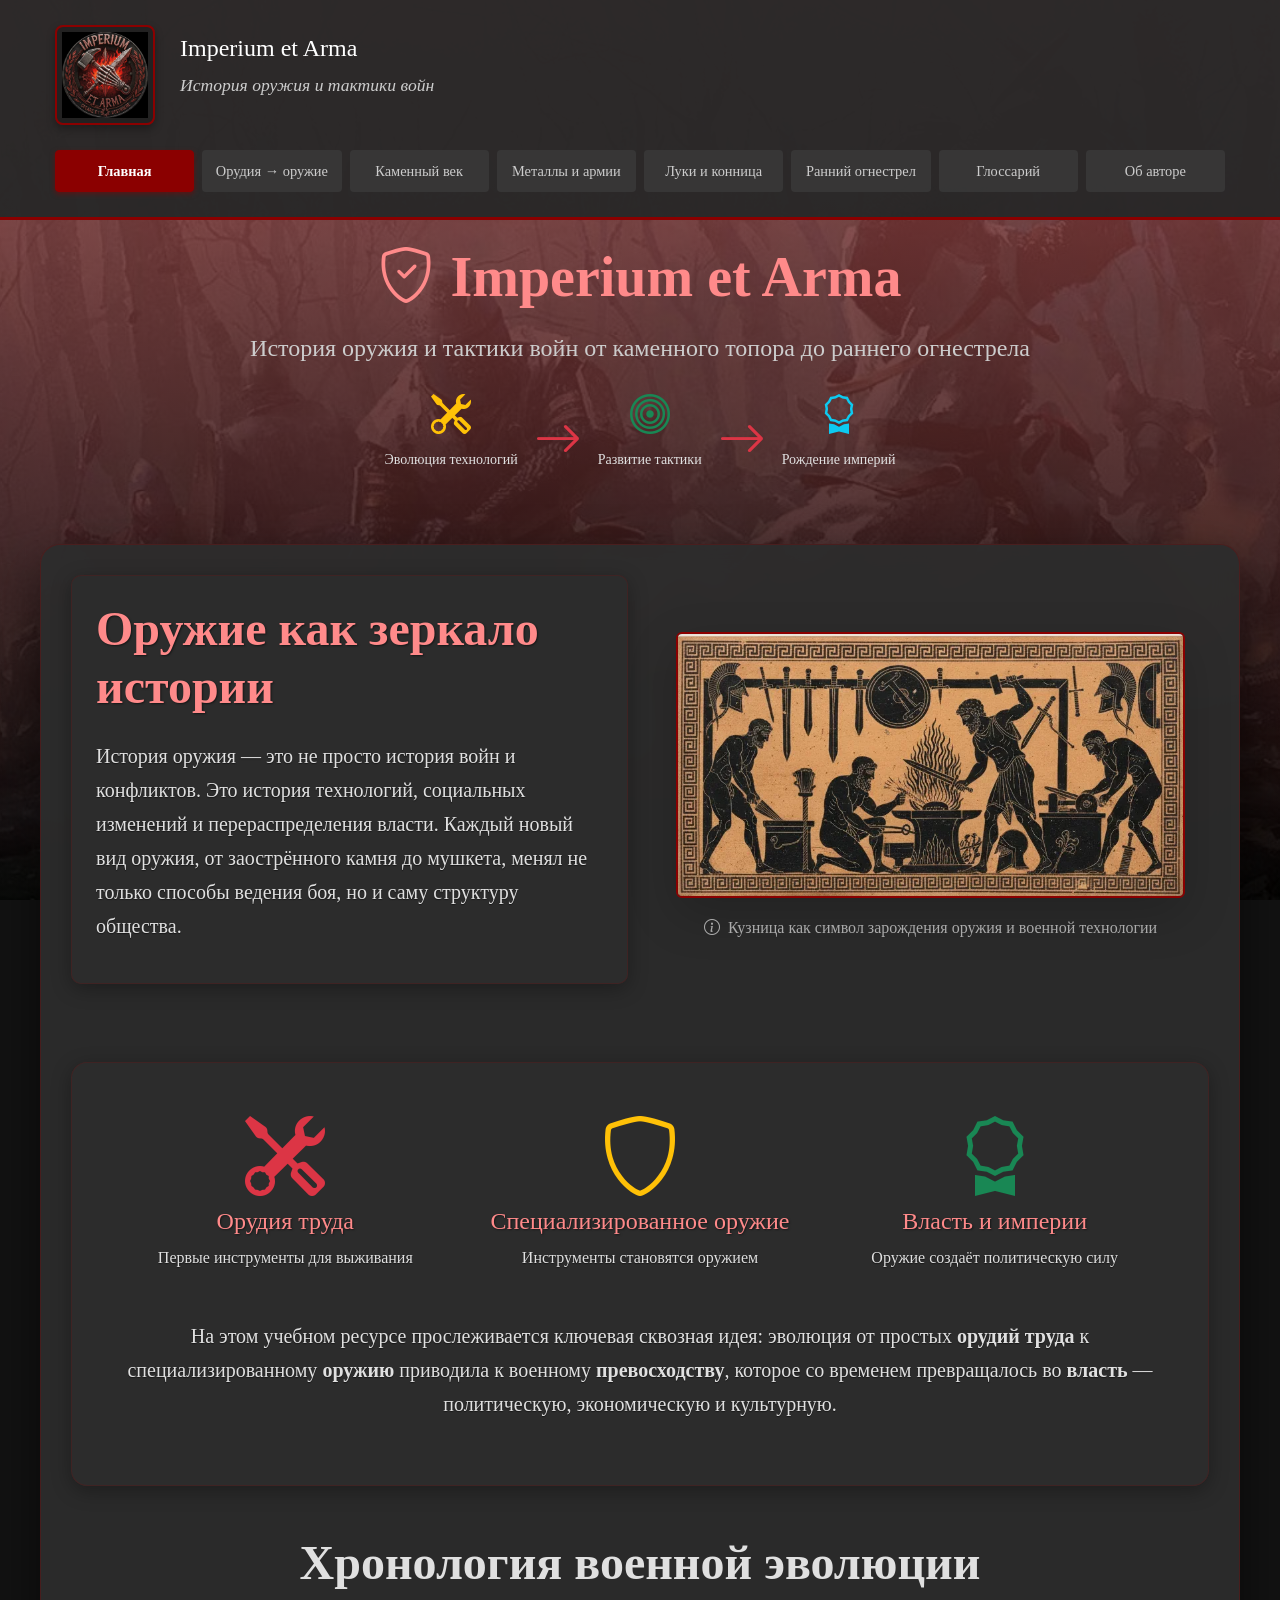
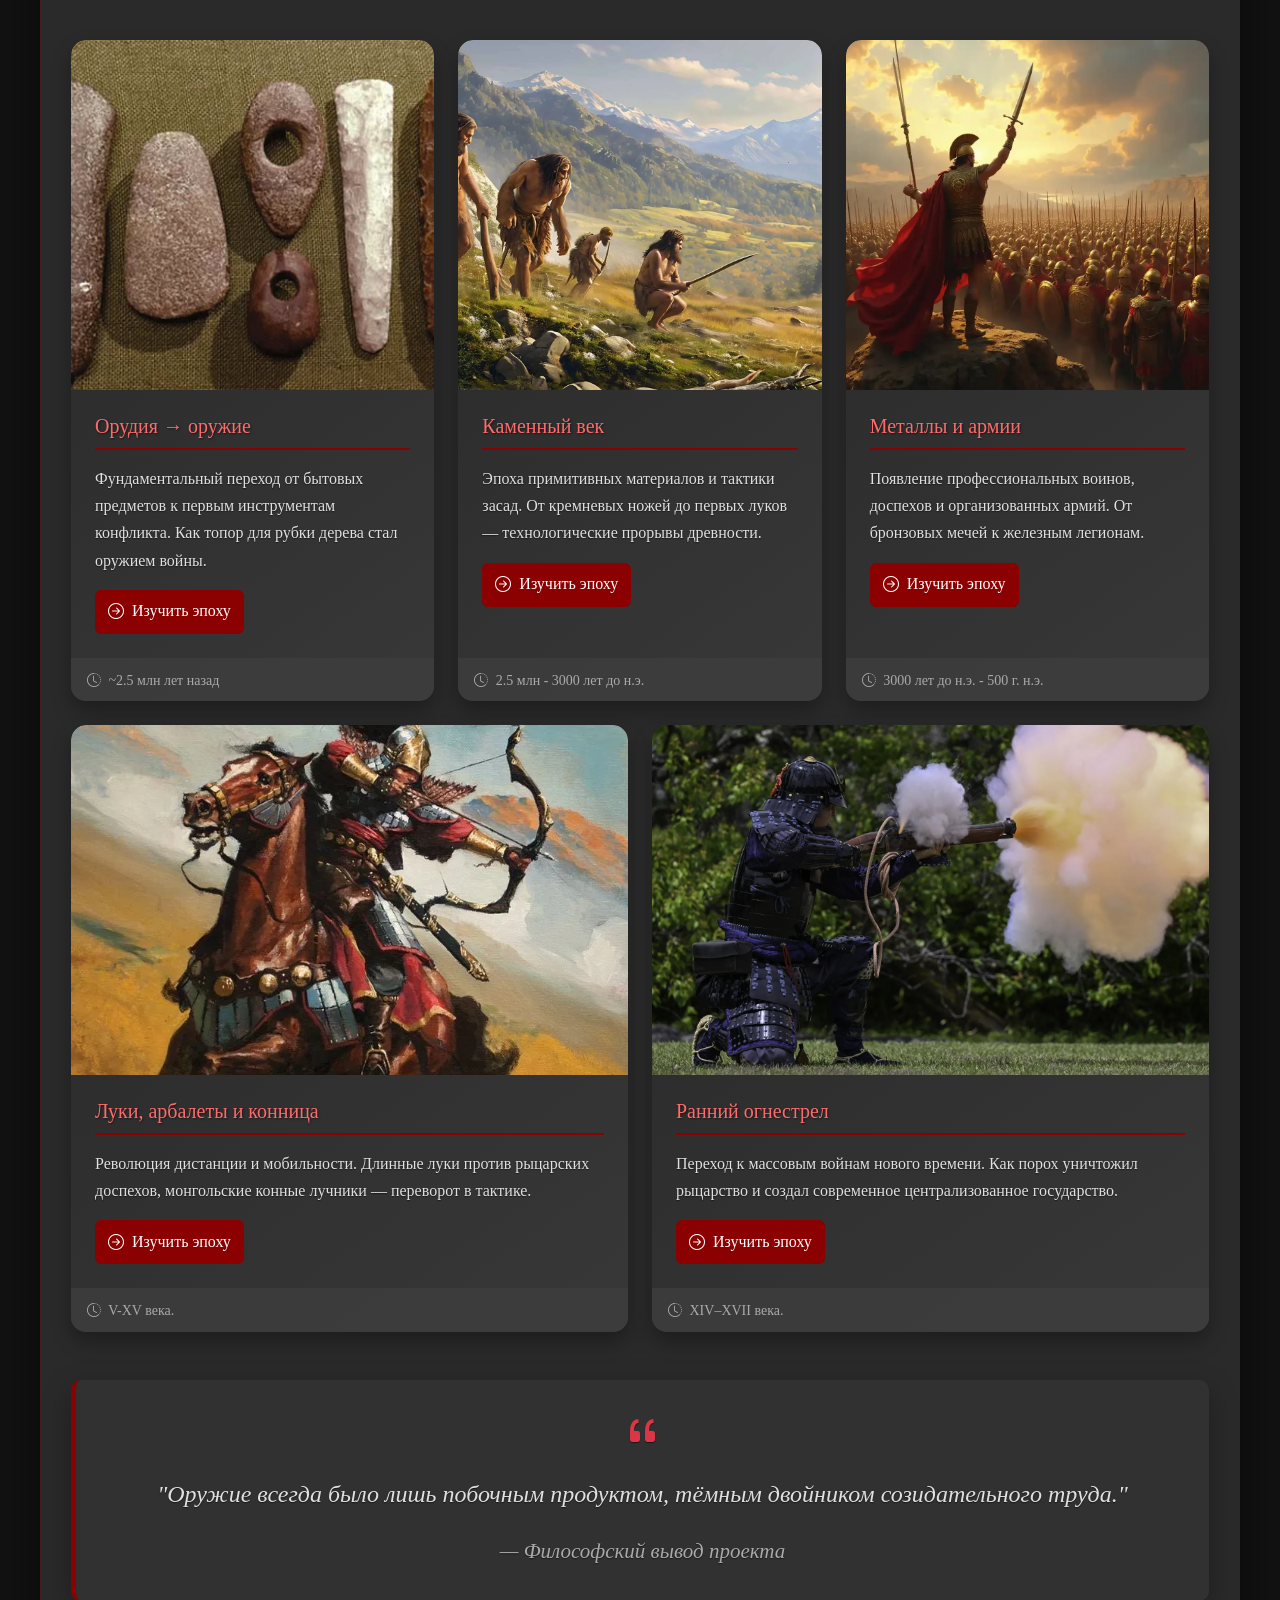
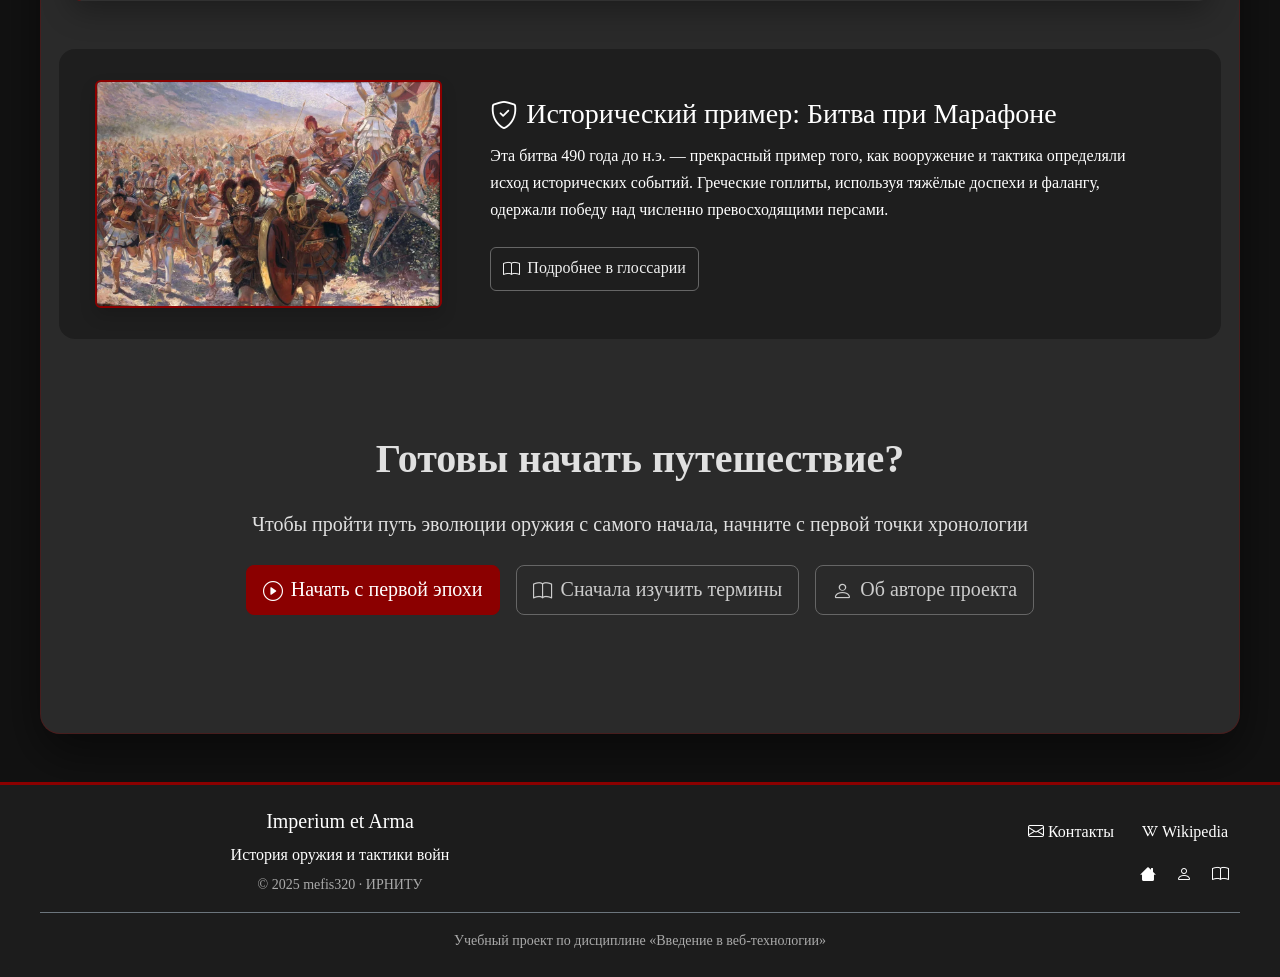
<file: index.html>
<!DOCTYPE html>
<html lang="ru"><head>
    <meta charset="UTF-8">
    <meta name="viewport" content="width=device-width, initial-scale=1.0">
    <meta name="description" content="История эволюции оружия и военных технологий от каменного века до раннего огнестрела">
    <meta name="keywords" content="оружие, история, военное дело, тактика, эволюция оружия">
    <meta name="author" content="mefis320">
    <title>Imperium et Arma — История оружия</title>

    <link rel="apple-touch-icon" sizes="180x180" href="img/apple-touch-icon.png">
    <link rel="icon" type="image/png" sizes="32x32" href="img/favicon-32x32.png">
    <link rel="icon" type="image/png" sizes="16x16" href="img/favicon-16x16.png">
    <link rel="manifest" href="img/site.webmanifest">

    <link href="vendor/bootstrap.min.css" rel="stylesheet">

    <link rel="stylesheet" href="vendor/bootstrap-icons.css">

    <link rel="stylesheet" href="css/style.css?v=20261001-mobile2">

</head>

<body class="main-page">

<button id="scrollTopBtn" type="button" aria-label="Наверх" hidden="" title="Наверх"><i class="bi bi-chevron-up"></i></button>

<header>
    <div class="container">

        <div class="logo">
            <img src="img/optimized-logo.webp" alt="Логотип Imperium et Arma" decoding="async" width="1052" height="1051">
        </div>

        <div class="header-text">
            <div class="h4">Imperium et Arma</div>
            <p>История оружия и тактики войн</p>
        </div>

        <button class="hamburger" id="hamburgerBtn" type="button" aria-label="Открыть меню" aria-controls="mobileNav" aria-expanded="false">
            <span></span>
            <span></span>
            <span></span>
        </button>

        <nav class="desktop-nav">
            <a href="index.html" class="active">Главная</a>
            <a href="tools-to-weapons.html">Орудия → оружие</a>
            <a href="stone-age.html">Каменный век</a>
            <a href="metal-age.html">Металлы и армии</a>
            <a href="bows-and-cavalry.html">Луки и конница</a>
            <a href="early-firearms.html">Ранний огнестрел</a>
            <a href="glossary.html">Глоссарий</a>
            <a href="about.html">Об авторе</a>
        </nav>
    </div>

</header>
    <div class="mobile-nav" id="mobileNav" role="dialog" aria-modal="true" aria-label="Навигация по сайту" hidden="">
        <button class="mobile-nav-close" type="button" aria-label="Закрыть меню">×</button>
        <div class="mobile-nav-header">
            <div class="mobile-logo">
                <img src="img/optimized-logo.webp" alt="Логотип Imperium et Arma" decoding="async" width="1052" height="1051">
            </div>
            <div class="mobile-nav-title">
                <h4>Imperium et Arma</h4>
                <p>История оружия и тактики войн</p>
            </div>
        </div>

        <div class="mobile-nav-links">
            <a href="index.html" class="active"><i class="bi bi-house me-2"></i>Главная</a>
            <a href="tools-to-weapons.html"><i class="bi bi-tools me-2"></i>Орудия → оружие</a>
            <a href="stone-age.html"><i class="bi bi-rocket me-2"></i>Каменный век</a>
            <a href="metal-age.html"><i class="bi bi-gear me-2"></i>Металлы и армии</a>
            <a href="bows-and-cavalry.html"><i class="bi bi-bullseye me-2"></i>Луки и конница</a>
            <a href="early-firearms.html"><i class="bi bi-fire me-2"></i>Ранний огнестрел</a>
            <a href="glossary.html"><i class="bi bi-book me-2"></i>Глоссарий</a>
            <a href="about.html"><i class="bi bi-person me-2"></i>Об авторе</a>
        </div>
    </div>

<div class="text-center mb-5 mt-4 page-hero">
    <h1 class="display-4 fw-bold mb-3" style="color: #ff8a8a;">
        <i class="bi bi-shield-check me-3"></i>Imperium et Arma
    </h1>
    <p class="lead fs-4" style="color: #cccccc;">
        История оружия и тактики войн от каменного топора до раннего огнестрела
    </p>
    <div class="d-flex flex-wrap justify-content-center align-items-center mt-4">
        <div class="mx-2 mb-2 text-center">
            <i class="bi bi-tools display-6 text-warning"></i>
            <p class="mt-2 small">Эволюция технологий</p>
        </div>
        <div class="mx-2 mb-2">
            <i class="bi bi-arrow-right display-5 text-danger"></i>
        </div>
        <div class="mx-2 mb-2 text-center">
            <i class="bi bi-bullseye display-6 text-success"></i>
            <p class="mt-2 small">Развитие тактики</p>
        </div>
        <div class="mx-2 mb-2">
            <i class="bi bi-arrow-right display-5 text-danger"></i>
        </div>
        <div class="mx-2 mb-2 text-center">
            <i class="bi bi-award display-6 text-info"></i>
            <p class="mt-2 small">Рождение империй</p>
        </div>
    </div>
</div>

<main class="container content-overlay py-5" id="start-journey">

    <section class="row align-items-center mb-5">
        <div class="col-lg-6">
            <div class="p-4 content-box">
                <h2 class="display-5 fw-bold mb-4">Оружие как зеркало истории</h2>
                <p class="fs-5">
                    История оружия — это не просто история войн и конфликтов. Это история технологий,
                    социальных изменений и перераспределения власти. Каждый новый вид оружия, от заострённого
                    камня до мушкета, менял не только способы ведения боя, но и саму структуру общества.
                </p>
            </div>
        </div>
        <div class="col-lg-6">
            <div class="p-4">
                <img src="img/optimized-blacksmith.webp" alt="Чернофигурное изображение кузни" class="img-fluid rounded shadow-lg article-img" decoding="async" loading="lazy" width="760" height="394">
                <p class="text-muted mt-3 text-center">
                    <i class="bi bi-info-circle me-1"></i> Кузница как символ зарождения оружия и военной технологии
                </p>
            </div>
        </div>
    </section>

    <section class="content-box bg-light rounded-4 p-5 mb-5">
        <div class="row">
            <div class="col-md-4">
                <div class="text-center mb-4">
                    <i class="bi bi-tools display-1 text-danger mb-3"></i>
                    <h4>Орудия труда</h4>
                    <p>Первые инструменты для выживания</p>
                </div>
            </div>
            <div class="col-md-4">
                <div class="text-center mb-4">
                    <i class="bi bi-shield display-1 text-warning mb-3"></i>
                    <h4>Специализированное оружие</h4>
                    <p>Инструменты становятся оружием</p>
                </div>
            </div>
            <div class="col-md-4">
                <div class="text-center mb-4">
                    <i class="bi bi-award display-1 text-success mb-3"></i>
                    <h4>Власть и империи</h4>
                    <p>Оружие создаёт политическую силу</p>
                </div>
            </div>
        </div>
        <div class="text-center mt-4">
            <p class="fs-5">
                На этом учебном ресурсе прослеживается ключевая сквозная идея: эволюция от простых
                <strong>орудий труда</strong> к специализированному <strong>оружию</strong> приводила к
                военному <strong>превосходству</strong>, которое со временем превращалось во
                <strong>власть</strong> — политическую, экономическую и культурную.
            </p>
        </div>
    </section>

    <section class="mb-5">
        <h2 class="text-center display-5 fw-bold mb-5">Хронология военной эволюции</h2>

        <div class="row g-4">

            <div class="col-lg-4 col-md-6">
                <div class="card epoch-card h-100">
                    <img src="img/optimized-tool-to-weapon.webp" class="card-img-top" alt="Орудия каменного века" decoding="async" loading="lazy" width="1233" height="720">
                    <div class="card-body">
                        <h5 class="card-title">Орудия → оружие</h5>
                        <p class="card-text">
                            Фундаментальный переход от бытовых предметов к первым инструментам конфликта.
                            Как топор для рубки дерева стал оружием войны.
                        </p>
                        <div class="mt-3">
                            <a href="tools-to-weapons.html" class="btn btn-danger">
                                <i class="bi bi-arrow-right-circle me-2"></i>Изучить эпоху
                            </a>
                        </div>
                    </div>
                    <div class="card-footer bg-transparent border-top-0">
                        <small class="text-muted">
                            <i class="bi bi-clock-history me-1"></i> ~2.5 млн лет назад
                        </small>
                    </div>
                </div>
            </div>

            <div class="col-lg-4 col-md-6">
                <div class="card epoch-card h-100">
                    <img src="img/optimized-stone-age.webp" class="card-img-top" alt="Каменный век" decoding="async" loading="lazy" width="1536" height="1024">
                    <div class="card-body">
                        <h5 class="card-title">Каменный век</h5>
                        <p class="card-text">
                            Эпоха примитивных материалов и тактики засад. От кремневых ножей до первых луков —
                            технологические прорывы древности.
                        </p>
                        <div class="mt-3">
                            <a href="stone-age.html" class="btn btn-danger">
                                <i class="bi bi-arrow-right-circle me-2"></i>Изучить эпоху
                            </a>
                        </div>
                    </div>
                    <div class="card-footer bg-transparent border-top-0">
                        <small class="text-muted">
                            <i class="bi bi-clock-history me-1"></i> 2.5 млн - 3000 лет до н.э.
                        </small>
                    </div>
                </div>
            </div>

            <div class="col-lg-4 col-md-6">
                <div class="card epoch-card h-100">
                    <img src="img/optimized-metal-era.webp" class="card-img-top" alt="Бронзовое оружие" decoding="async" loading="lazy" width="1024" height="1024">
                    <div class="card-body">
                        <h5 class="card-title">Металлы и армии</h5>
                        <p class="card-text">
                            Появление профессиональных воинов, доспехов и организованных армий.
                            От бронзовых мечей к железным легионам.
                        </p>
                        <div class="mt-3">
                            <a href="metal-age.html" class="btn btn-danger">
                                <i class="bi bi-arrow-right-circle me-2"></i>Изучить эпоху
                            </a>
                        </div>
                    </div>
                    <div class="card-footer bg-transparent border-top-0">
                        <small class="text-muted">
                            <i class="bi bi-clock-history me-1"></i> 3000 лет до н.э. - 500 г. н.э.
                        </small>
                    </div>
                </div>
            </div>

            <div class="col-lg-6 col-md-6">
                <div class="card epoch-card h-100">
                    <img src="img/optimized-bows-and-cavalry.webp" class="card-img-top" alt="Рыцари и лучники" decoding="async" loading="lazy" width="735" height="537">
                    <div class="card-body">
                        <h5 class="card-title">Луки, арбалеты и конница</h5>
                        <p class="card-text">
                            Революция дистанции и мобильности. Длинные луки против рыцарских доспехов,
                            монгольские конные лучники — переворот в тактике.
                        </p>
                        <div class="mt-3">
                            <a href="bows-and-cavalry.html" class="btn btn-danger">
                                <i class="bi bi-arrow-right-circle me-2"></i>Изучить эпоху
                            </a>
                        </div>
                    </div>
                    <div class="card-footer bg-transparent border-top-0">
                        <small class="text-muted">
                            <i class="bi bi-clock-history me-1"></i> V-XV века.
                        </small>
                    </div>
                </div>
            </div>

            <div class="col-lg-6 col-md-6">
                <div class="card epoch-card h-100">
                    <img src="img/optimized-early-firearm.webp" class="card-img-top" alt="Мушкетёры" decoding="async" loading="lazy" width="1600" height="1066">
                    <div class="card-body">
                        <h5 class="card-title">Ранний огнестрел</h5>
                        <p class="card-text">
                            Переход к массовым войнам нового времени. Как порох уничтожил рыцарство и
                            создал современное централизованное государство.
                        </p>
                        <div class="mt-3">
                            <a href="early-firearms.html" class="btn btn-danger">
                                <i class="bi bi-arrow-right-circle me-2"></i>Изучить эпоху
                            </a>
                        </div>
                    </div>
                    <div class="card-footer bg-transparent border-top-0">
                        <small class="text-muted">
                            <i class="bi bi-clock-history me-1"></i> XIV–XVII века.
                        </small>
                    </div>
                </div>
            </div>
        </div>
    </section>

    <section class="my-5">
        <div class="big-quote text-center">
            <i class="bi bi-quote display-6 text-danger d-block mb-3"></i>
            "Оружие всегда было лишь <em>побочным продуктом</em>, тёмным двойником созидательного труда."
            <div class="mt-3">
                <small class="text-muted">— Философский вывод проекта</small>
            </div>
        </div>
    </section>

    <section class="row align-items-center bg-dark text-white rounded-4 p-4 mb-5">
        <div class="col-md-4">
            <img src="img/optimized-battle-of-marathon.webp" alt="Битва при Марафоне" class="img-fluid rounded shadow article-img" decoding="async" loading="lazy" width="1024" height="667">
        </div>
        <div class="col-md-8">
            <div class="p-4">
                <h3><i class="bi bi-shield-check me-2"></i>Исторический пример: Битва при Марафоне</h3>
                <p>
                    Эта битва 490 года до н.э. — прекрасный пример того, как вооружение и тактика определяли
                    исход исторических событий. Греческие гоплиты, используя тяжёлые доспехи и фалангу,
                    одержали победу над численно превосходящими персами.
                </p>
                <div class="mt-4">
                    <a href="glossary.html#battle-of-marathon" class="btn btn-outline-light">
                        <i class="bi bi-book me-2"></i>Подробнее в глоссарии
                    </a>
                </div>
            </div>
        </div>
    </section>

    <section class="text-center py-5">
        <h2 class="display-6 fw-bold mb-4">Готовы начать путешествие?</h2>
        <p class="fs-5 mb-4">
            Чтобы пройти путь эволюции оружия с самого начала, начните с первой точки хронологии
        </p>
        <div class="d-flex flex-wrap justify-content-center gap-3">
            <a href="tools-to-weapons.html" class="btn btn-danger btn-lg">
                <i class="bi bi-play-circle me-2"></i>Начать с первой эпохи
            </a>
            <a href="glossary.html" class="btn btn-outline-secondary btn-lg">
                <i class="bi bi-book me-2"></i>Сначала изучить термины
            </a>
            <a href="about.html" class="btn btn-outline-dark btn-lg">
                <i class="bi bi-person me-2"></i>Об авторе проекта
            </a>
        </div>
    </section>

</main>

<footer class="bg-dark text-white py-4 mt-5">
    <div class="container">
        <div class="row align-items-center">
            <div class="col-md-6">
                <h5>Imperium et Arma</h5>
                <p class="mb-1">История оружия и тактики войн</p>
                <p class="text-muted small mb-0">© 2025 mefis320 · ИРНИТУ</p>
            </div>
            <div class="col-md-6 text-end">
                <div class="mb-2">
                    <a href="mailto:mefis320@gmail.com" class="text-white me-4">
                        <i class="bi bi-envelope me-1"></i>Контакты
                    </a>
                    <a href="https://ru.wikipedia.org/wiki/%D0%9E%D1%80%D1%83%D0%B6%D0%B8%D0%B5" target="_blank" rel="noopener noreferrer" class="text-white">
                        <i class="bi bi-wikipedia me-1"></i>Wikipedia
                    </a>
                </div>
                <div class="mt-3">
                    <a href="index.html" class="text-white me-3" title="Главная"><i class="bi bi-house"></i></a>
                    <a href="about.html" class="text-white me-3" title="Об авторе"><i class="bi bi-person"></i></a>
                    <a href="glossary.html" class="text-white" title="Глоссарий"><i class="bi bi-book"></i></a>
                </div>
            </div>
        </div>
        <div class="row mt-3 pt-3 border-top border-secondary">
            <div class="col-12 text-center">
                <p class="small text-muted mb-0">Учебный проект по дисциплине «Введение в веб-технологии»</p>
            </div>
        </div>
    </div>
</footer>

<script src="vendor/bootstrap.bundle.min.js"></script>

<script src="js/script.js?v=20261001-mobile2"></script>


</body></html>
</file>
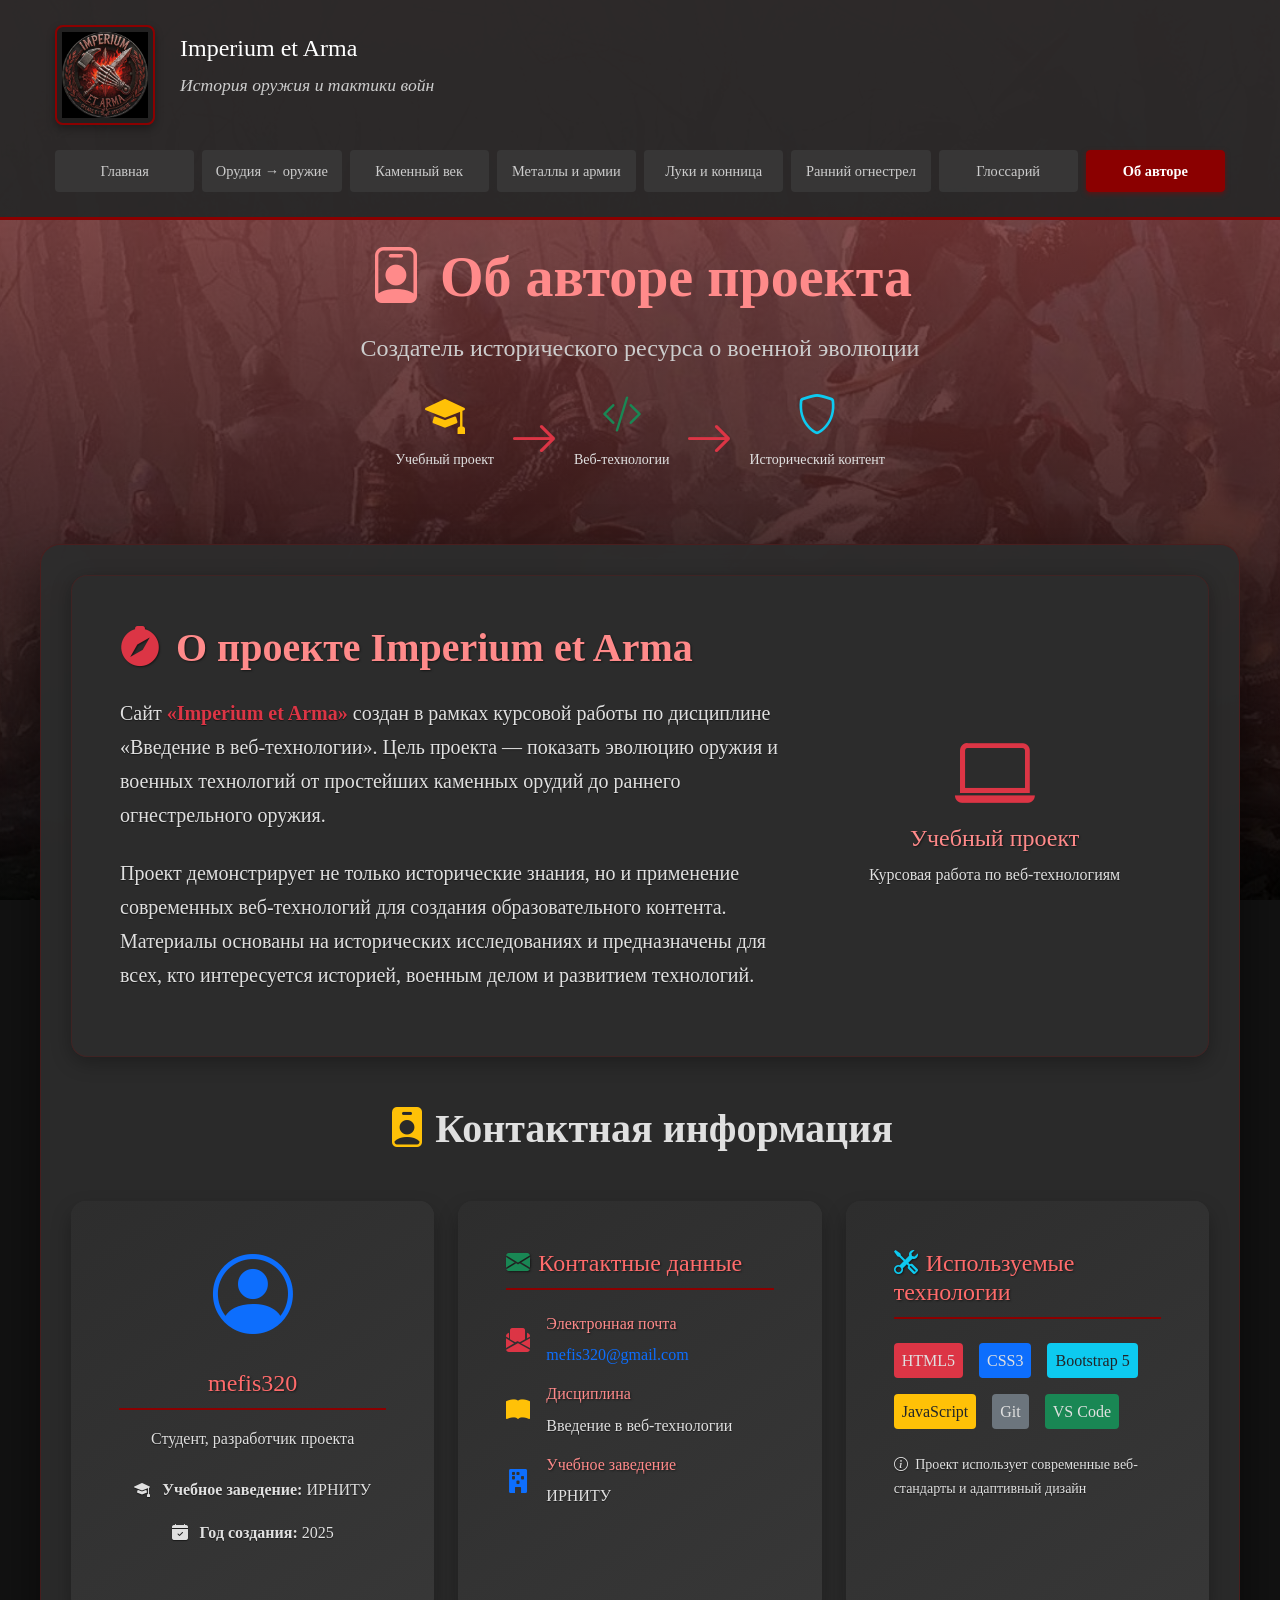
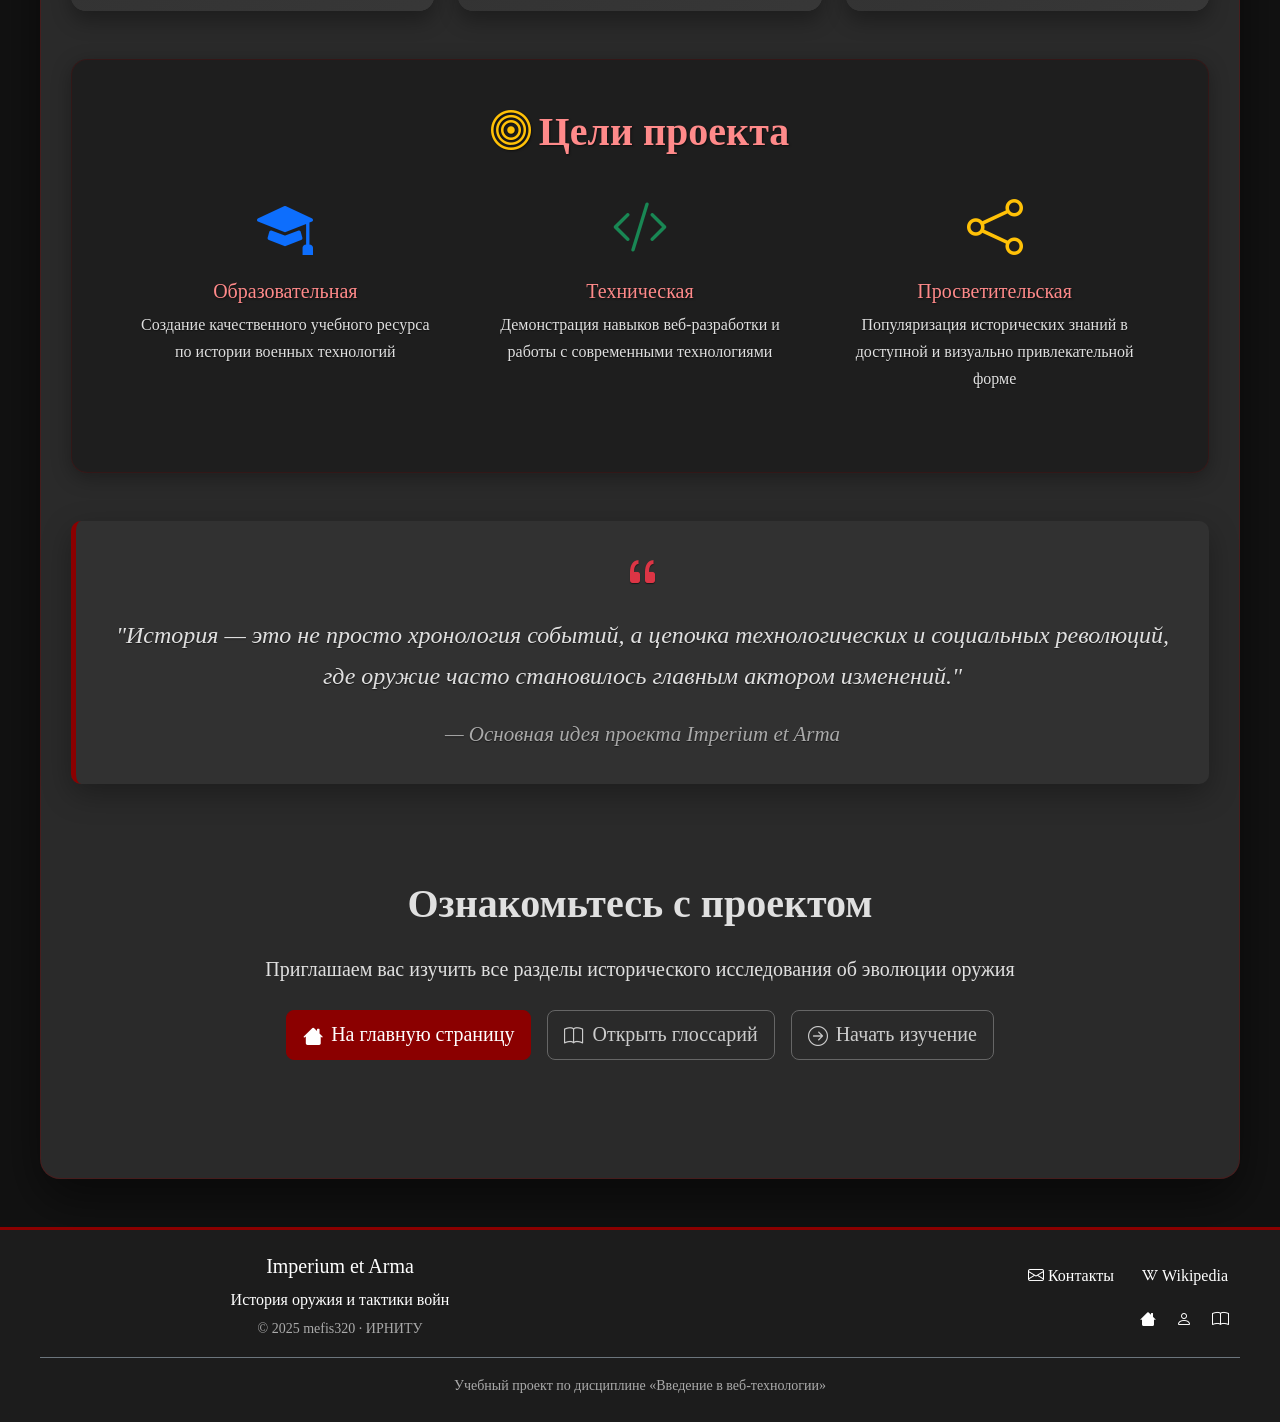
<file: about.html>
<!DOCTYPE html>
<html lang="ru"><head>
    <meta charset="UTF-8">
    <meta name="viewport" content="width=device-width, initial-scale=1.0">
    <meta name="description" content="Информация об авторе проекта Imperium et Arma — история создания, цели и контактные данные">
    <meta name="keywords" content="автор, курсовая работа, история оружия, веб-технологии, контакты">
    <meta name="author" content="mefis320">
    <title>Об авторе — Imperium et Arma</title>

    <link rel="apple-touch-icon" sizes="180x180" href="img/apple-touch-icon.png">
    <link rel="icon" type="image/png" sizes="32x32" href="img/favicon-32x32.png">
    <link rel="icon" type="image/png" sizes="16x16" href="img/favicon-16x16.png">
    <link rel="manifest" href="img/site.webmanifest">

    <link href="vendor/bootstrap.min.css" rel="stylesheet">

    <link rel="stylesheet" href="vendor/bootstrap-icons.css">

    <link rel="stylesheet" href="css/style.css?v=20261001-mobile2">
</head>
<body>

<header>
    <div class="container">
        <div class="logo">
            <img src="img/optimized-logo.webp" alt="Логотип Imperium et Arma" decoding="async" width="1052" height="1051">
        </div>

        <div class="header-text">
            <div class="h4">Imperium et Arma</div>
            <p>История оружия и тактики войн</p>
        </div>

        <button class="hamburger" id="hamburgerBtn" type="button" aria-label="Открыть меню" aria-controls="mobileNav" aria-expanded="false">
            <span></span>
            <span></span>
            <span></span>
        </button>

        <nav class="desktop-nav">
            <a href="index.html">Главная</a>
            <a href="tools-to-weapons.html">Орудия → оружие</a>
            <a href="stone-age.html">Каменный век</a>
            <a href="metal-age.html">Металлы и армии</a>
            <a href="bows-and-cavalry.html">Луки и конница</a>
            <a href="early-firearms.html">Ранний огнестрел</a>
            <a href="glossary.html">Глоссарий</a>
            <a href="about.html" class="active">Об авторе</a>
        </nav>
    </div>

</header>
    <div class="mobile-nav" id="mobileNav" role="dialog" aria-modal="true" aria-label="Навигация по сайту" hidden="">
        <button class="mobile-nav-close" type="button" aria-label="Закрыть меню">×</button>
        <div class="mobile-nav-header">
            <div class="mobile-logo">
                <img src="img/optimized-logo.webp" alt="Логотип Imperium et Arma" decoding="async" width="1052" height="1051">
            </div>
            <div class="mobile-nav-title">
                <h4>Imperium et Arma</h4>
                <p>История оружия и тактики войн</p>
            </div>
        </div>

        <div class="mobile-nav-links">
            <a href="index.html"><i class="bi bi-house me-2"></i>Главная</a>
            <a href="tools-to-weapons.html"><i class="bi bi-tools me-2"></i>Орудия → оружие</a>
            <a href="stone-age.html"><i class="bi bi-rocket me-2"></i>Каменный век</a>
            <a href="metal-age.html"><i class="bi bi-gear me-2"></i>Металлы и армии</a>
            <a href="bows-and-cavalry.html"><i class="bi bi-bullseye me-2"></i>Луки и конница</a>
            <a href="early-firearms.html"><i class="bi bi-fire me-2"></i>Ранний огнестрел</a>
            <a href="glossary.html"><i class="bi bi-book me-2"></i>Глоссарий</a>
            <a href="about.html" class="active"><i class="bi bi-person me-2"></i>Об авторе</a>
        </div>
    </div>

<div class="text-center mb-5 mt-4 page-hero">
    <h1 class="display-4 fw-bold mb-3" style="color: #ff8a8a;">
        <i class="bi bi-person-badge me-3"></i>Об авторе проекта
    </h1>
    <p class="lead fs-4" style="color: #cccccc;">
        Создатель исторического ресурса о военной эволюции
    </p>
    <div class="d-flex flex-wrap justify-content-center align-items-center mt-4">
        <div class="mx-2 mb-2 text-center">
            <i class="bi bi-mortarboard-fill display-6 text-warning"></i>
            <p class="mt-2 small">Учебный проект</p>
        </div>
        <div class="mx-2 mb-2">
            <i class="bi bi-arrow-right display-5 text-danger"></i>
        </div>
        <div class="mx-2 mb-2 text-center">
            <i class="bi bi-code-slash display-6 text-success"></i>
            <p class="mt-2 small">Веб-технологии</p>
        </div>
        <div class="mx-2 mb-2">
            <i class="bi bi-arrow-right display-5 text-danger"></i>
        </div>
        <div class="mx-2 mb-2 text-center">
            <i class="bi bi-shield display-6 text-info"></i>
            <p class="mt-2 small">Исторический контент</p>
        </div>
    </div>
</div>

<main class="container content-overlay py-5">

    <section class="content-box bg-light rounded-4 p-5 mb-5">
        <div class="row align-items-center">
            <div class="col-lg-8">
                <h2 class="display-6 fw-bold mb-4"><i class="bi bi-compass-fill text-danger me-3"></i>О проекте Imperium et Arma</h2>
                <p class="fs-5 mb-4">
                    Сайт <strong class="text-danger">«Imperium et Arma»</strong> создан в рамках курсовой работы по дисциплине
                    «Введение в веб-технологии». Цель проекта — показать эволюцию оружия и военных технологий
                    от простейших каменных орудий до раннего огнестрельного оружия.
                </p>
                <p class="fs-5">
                    Проект демонстрирует не только исторические знания, но и применение современных веб-технологий
                    для создания образовательного контента. Материалы основаны на исторических исследованиях и
                    предназначены для всех, кто интересуется историей, военным делом и развитием технологий.
                </p>
            </div>
            <div class="col-lg-4 text-center">
                <div class="p-4">
                    <i class="bi bi-laptop display-1 text-danger mb-3"></i>
                    <h4>Учебный проект</h4>
                    <p class="text-muted">Курсовая работа по веб-технологиям</p>
                </div>
            </div>
        </div>
    </section>

    <section class="mb-5">
        <h2 class="text-center display-6 fw-bold mb-5"><i class="bi bi-person-badge-fill text-warning me-2"></i>Контактная информация</h2>

        <div class="row g-4">

            <div class="col-lg-4">
                <div class="card epoch-card h-100">
                    <div class="card-body text-center p-5">
                        <div class="author-icon mb-4">
                            <i class="bi bi-person-circle display-1 text-primary"></i>
                        </div>
                        <h4 class="card-title">mefis320</h4>
                        <p class="text-muted">Студент, разработчик проекта</p>
                        <div class="mt-4">
                            <p><i class="bi bi-mortarboard-fill me-2"></i> <strong>Учебное заведение:</strong> ИРНИТУ</p>
                            <p><i class="bi bi-calendar-check-fill me-2"></i> <strong>Год создания:</strong> 2025</p>
                        </div>
                    </div>
                </div>
            </div>

            <div class="col-lg-4">
                <div class="card epoch-card h-100">
                    <div class="card-body p-5">
                        <h4 class="card-title mb-4"><i class="bi bi-envelope-fill text-success me-2"></i>Контактные данные</h4>
                        <div class="contact-info">
                            <div class="d-flex align-items-center mb-3">
                                <div class="contact-icon me-3">
                                    <i class="bi bi-envelope-paper-fill fs-4 text-danger"></i>
                                </div>
                                <div>
                                    <h6>Электронная почта</h6>
                                    <a href="mailto:mefis320@gmail.com" class="text-decoration-none">mefis320@gmail.com</a>
                                </div>
                            </div>
                            <div class="d-flex align-items-center mb-3">
                                <div class="contact-icon me-3">
                                    <i class="bi bi-book-fill fs-4 text-warning"></i>
                                </div>
                                <div>
                                    <h6>Дисциплина</h6>
                                    <p class="mb-0">Введение в веб-технологии</p>
                                </div>
                            </div>
                            <div class="d-flex align-items-center">
                                <div class="contact-icon me-3">
                                    <i class="bi bi-building-fill fs-4 text-primary"></i>
                                </div>
                                <div>
                                    <h6>Учебное заведение</h6>
                                    <p class="mb-0">ИРНИТУ</p>
                                </div>
                            </div>
                        </div>
                    </div>
                </div>
            </div>

            <div class="col-lg-4">
                <div class="card epoch-card h-100">
                    <div class="card-body p-5">
                        <h4 class="card-title mb-4"><i class="bi bi-tools text-info me-2"></i>Используемые технологии</h4>
                        <div class="tech-stack">
                            <div class="d-flex align-items-center mb-3">
                                <span class="tech-badge bg-danger me-2">HTML5</span>
                                <span class="tech-badge bg-primary me-2">CSS3</span>
                                <span class="tech-badge bg-info text-dark me-2">Bootstrap 5</span>
                            </div>
                            <div class="d-flex align-items-center mb-3">
                                <span class="tech-badge bg-warning text-dark me-2">JavaScript</span>
                                <span class="tech-badge bg-secondary me-2">Git</span>
                                <span class="tech-badge bg-success me-2">VS Code</span>
                            </div>
                            <div class="mt-4">
                                <p class="small text-muted">
                                    <i class="bi bi-info-circle me-1"></i> Проект использует современные веб-стандарты и адаптивный дизайн
                                </p>
                            </div>
                        </div>
                    </div>
                </div>
            </div>
        </div>
    </section>

    <section class="content-box bg-dark text-white rounded-4 p-5 mb-5">
        <h2 class="display-6 fw-bold mb-4 text-center"><i class="bi bi-bullseye text-warning me-2"></i>Цели проекта</h2>
        <div class="row g-4">
            <div class="col-md-4">
                <div class="text-center p-3">
                    <div class="goal-icon mb-3">
                        <i class="bi bi-mortarboard-fill display-4 text-primary"></i>
                    </div>
                    <h5>Образовательная</h5>
                    <p>Создание качественного учебного ресурса по истории военных технологий</p>
                </div>
            </div>
            <div class="col-md-4">
                <div class="text-center p-3">
                    <div class="goal-icon mb-3">
                        <i class="bi bi-code-slash display-4 text-success"></i>
                    </div>
                    <h5>Техническая</h5>
                    <p>Демонстрация навыков веб-разработки и работы с современными технологиями</p>
                </div>
            </div>
            <div class="col-md-4">
                <div class="text-center p-3">
                    <div class="goal-icon mb-3">
                        <i class="bi bi-share display-4 text-warning"></i>
                    </div>
                    <h5>Просветительская</h5>
                    <p>Популяризация исторических знаний в доступной и визуально привлекательной форме</p>
                </div>
            </div>
        </div>
    </section>

    <section class="my-5">
        <div class="big-quote text-center">
            <i class="bi bi-quote display-6 text-danger d-block mb-3"></i>
            "История — это не просто хронология событий, а цепочка технологических и социальных революций,
            где оружие часто становилось главным актором изменений."
            <div class="mt-3">
                <small class="text-muted">— Основная идея проекта Imperium et Arma</small>
            </div>
        </div>
    </section>

    <section class="text-center py-5">
        <h2 class="display-6 fw-bold mb-4">Ознакомьтесь с проектом</h2>
        <p class="fs-5 mb-4">
            Приглашаем вас изучить все разделы исторического исследования об эволюции оружия
        </p>
        <div class="d-flex flex-wrap justify-content-center gap-3">
            <a href="index.html" class="btn btn-danger btn-lg">
                <i class="bi bi-house me-2"></i>На главную страницу
            </a>
            <a href="glossary.html" class="btn btn-outline-secondary btn-lg">
                <i class="bi bi-book me-2"></i>Открыть глоссарий
            </a>
            <a href="tools-to-weapons.html" class="btn btn-outline-dark btn-lg">
                <i class="bi bi-arrow-right-circle me-2"></i>Начать изучение
            </a>
        </div>
    </section>

</main>

<footer class="bg-dark text-white py-4 mt-5">
    <div class="container">
        <div class="row align-items-center">
            <div class="col-md-6">
                <h5>Imperium et Arma</h5>
                <p class="mb-1">История оружия и тактики войн</p>
                <p class="text-muted small mb-0">© 2025 mefis320 · ИРНИТУ</p>
            </div>
            <div class="col-md-6 text-end">
                <div class="mb-2">

                    <a href="mailto:mefis320@gmail.com" class="text-white me-4">
                        <i class="bi bi-envelope me-1"></i>Контакты
                    </a>

                    <a href="https://ru.wikipedia.org/wiki/%D0%9E%D1%80%D1%83%D0%B6%D0%B8%D0%B5" target="_blank" rel="noopener noreferrer" class="text-white">
                        <i class="bi bi-wikipedia me-1"></i>Wikipedia
                    </a>
                </div>
                <div class="mt-3">
                    <a href="index.html" class="text-white me-3" title="Главная"><i class="bi bi-house"></i></a>
                    <a href="about.html" class="text-white me-3" title="Об авторе"><i class="bi bi-person"></i></a>
                    <a href="glossary.html" class="text-white" title="Глоссарий"><i class="bi bi-book"></i></a>
                </div>
            </div>
        </div>
        <div class="row mt-3 pt-3 border-top border-secondary">
            <div class="col-12 text-center">
                <p class="small text-muted mb-0">Учебный проект по дисциплине «Введение в веб-технологии»</p>
            </div>
        </div>
    </div>
</footer>

<button id="scrollTopBtn" type="button" aria-label="Наверх" hidden="" title="Наверх"><i class="bi bi-chevron-up"></i></button>

<script src="vendor/bootstrap.bundle.min.js"></script>

<script src="js/script.js?v=20261001-mobile2"></script>

</body></html>
</file>
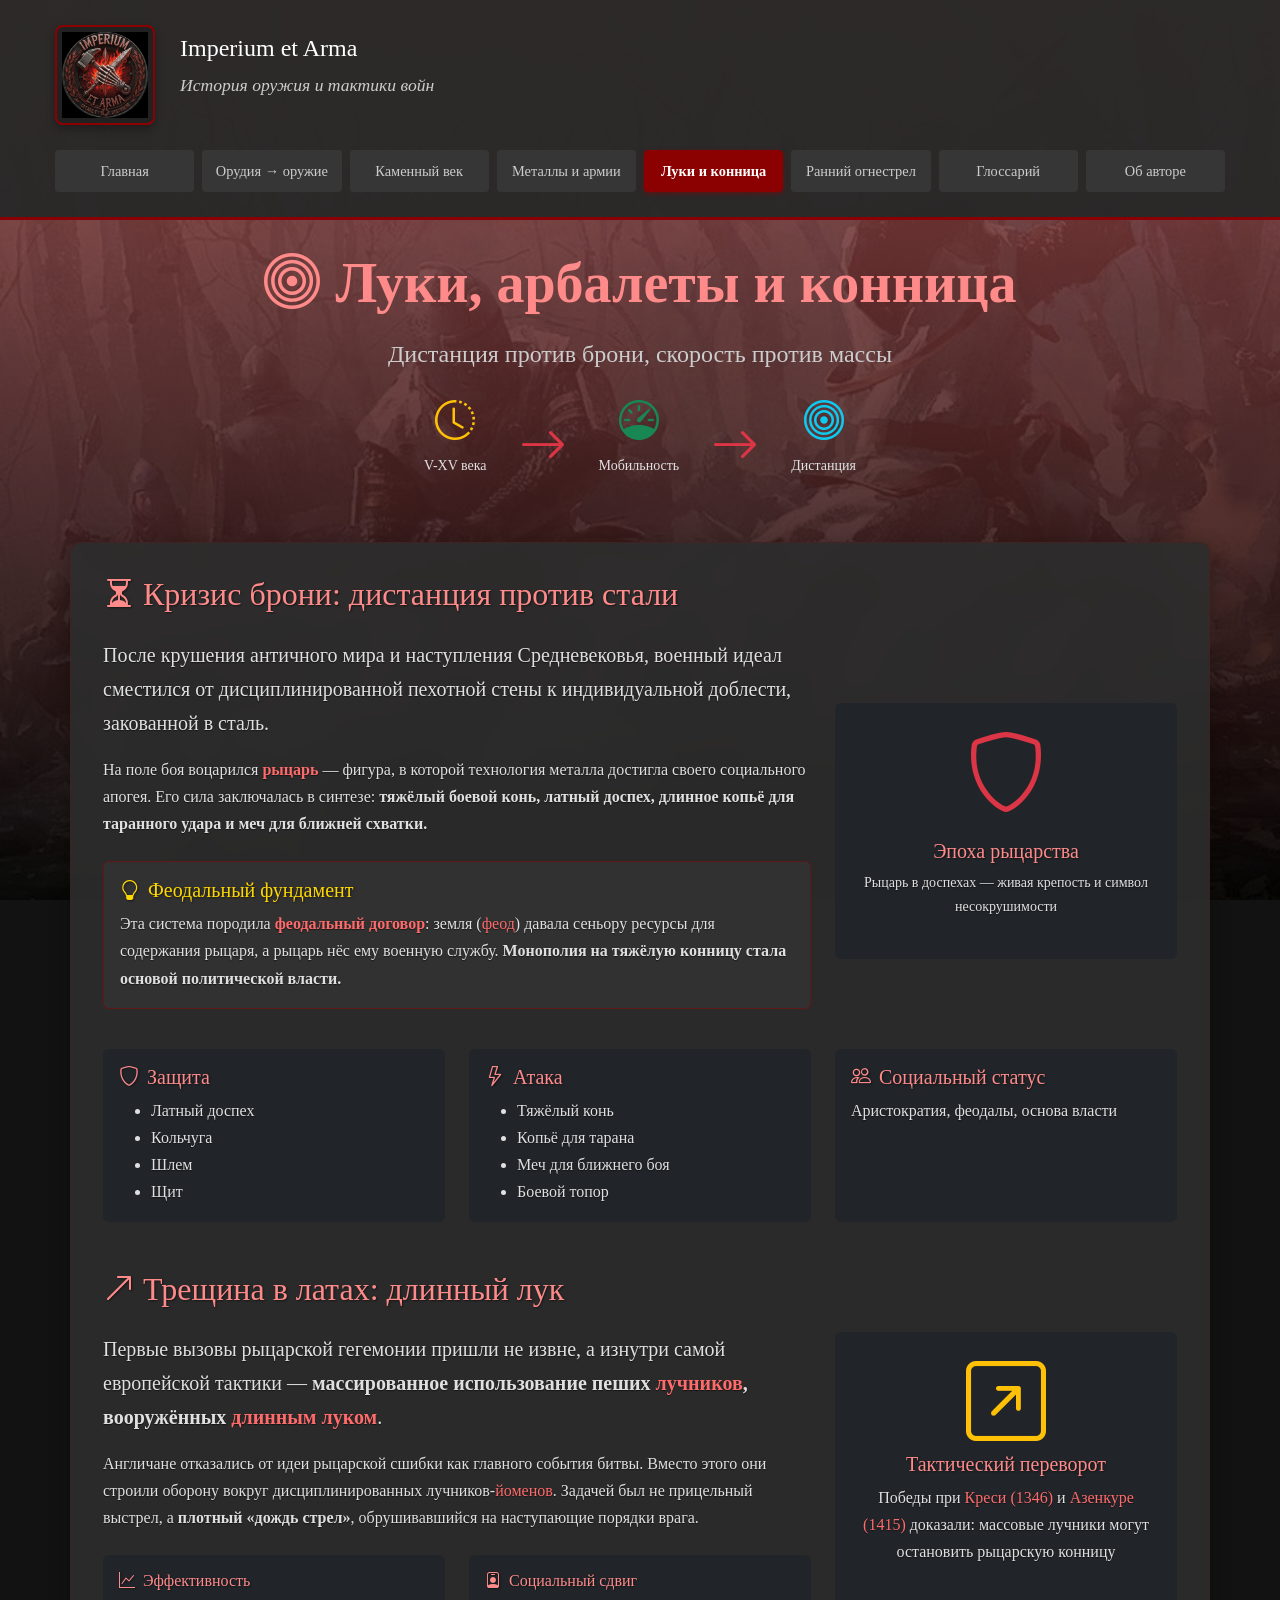
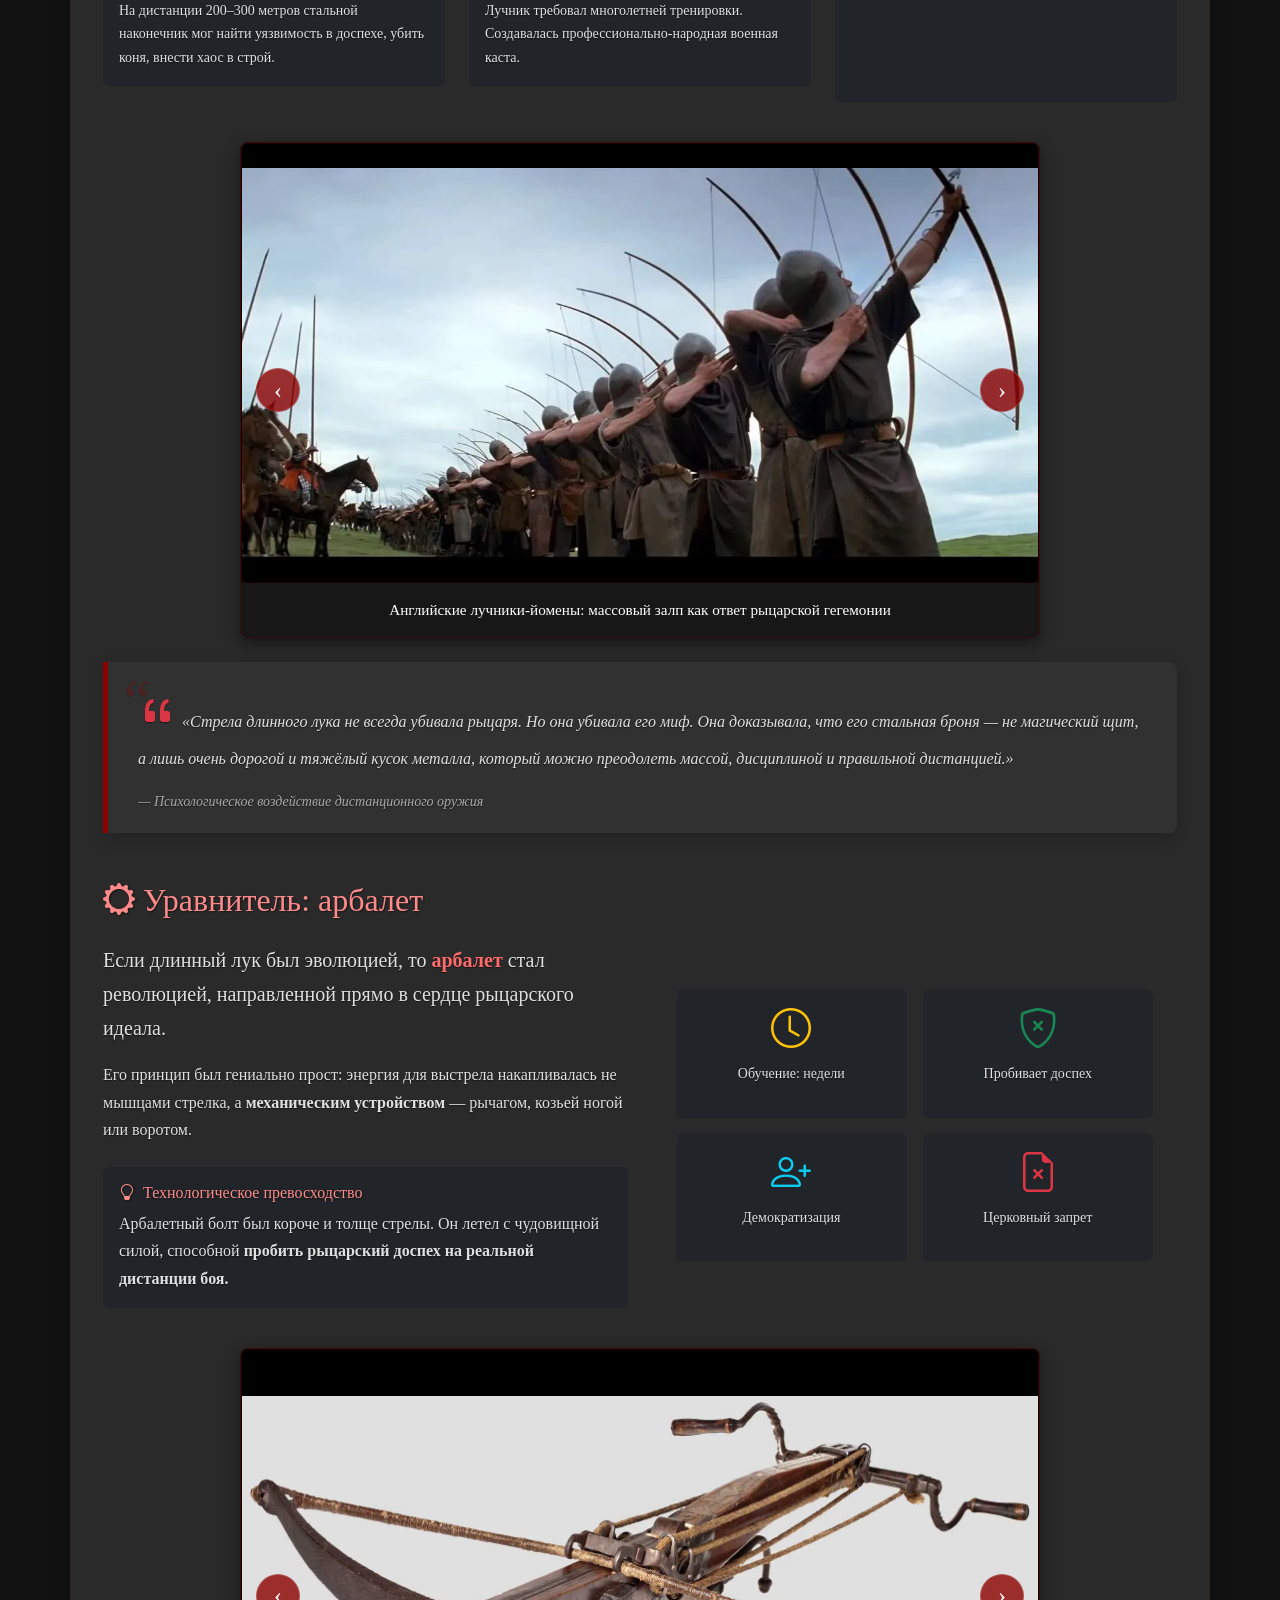
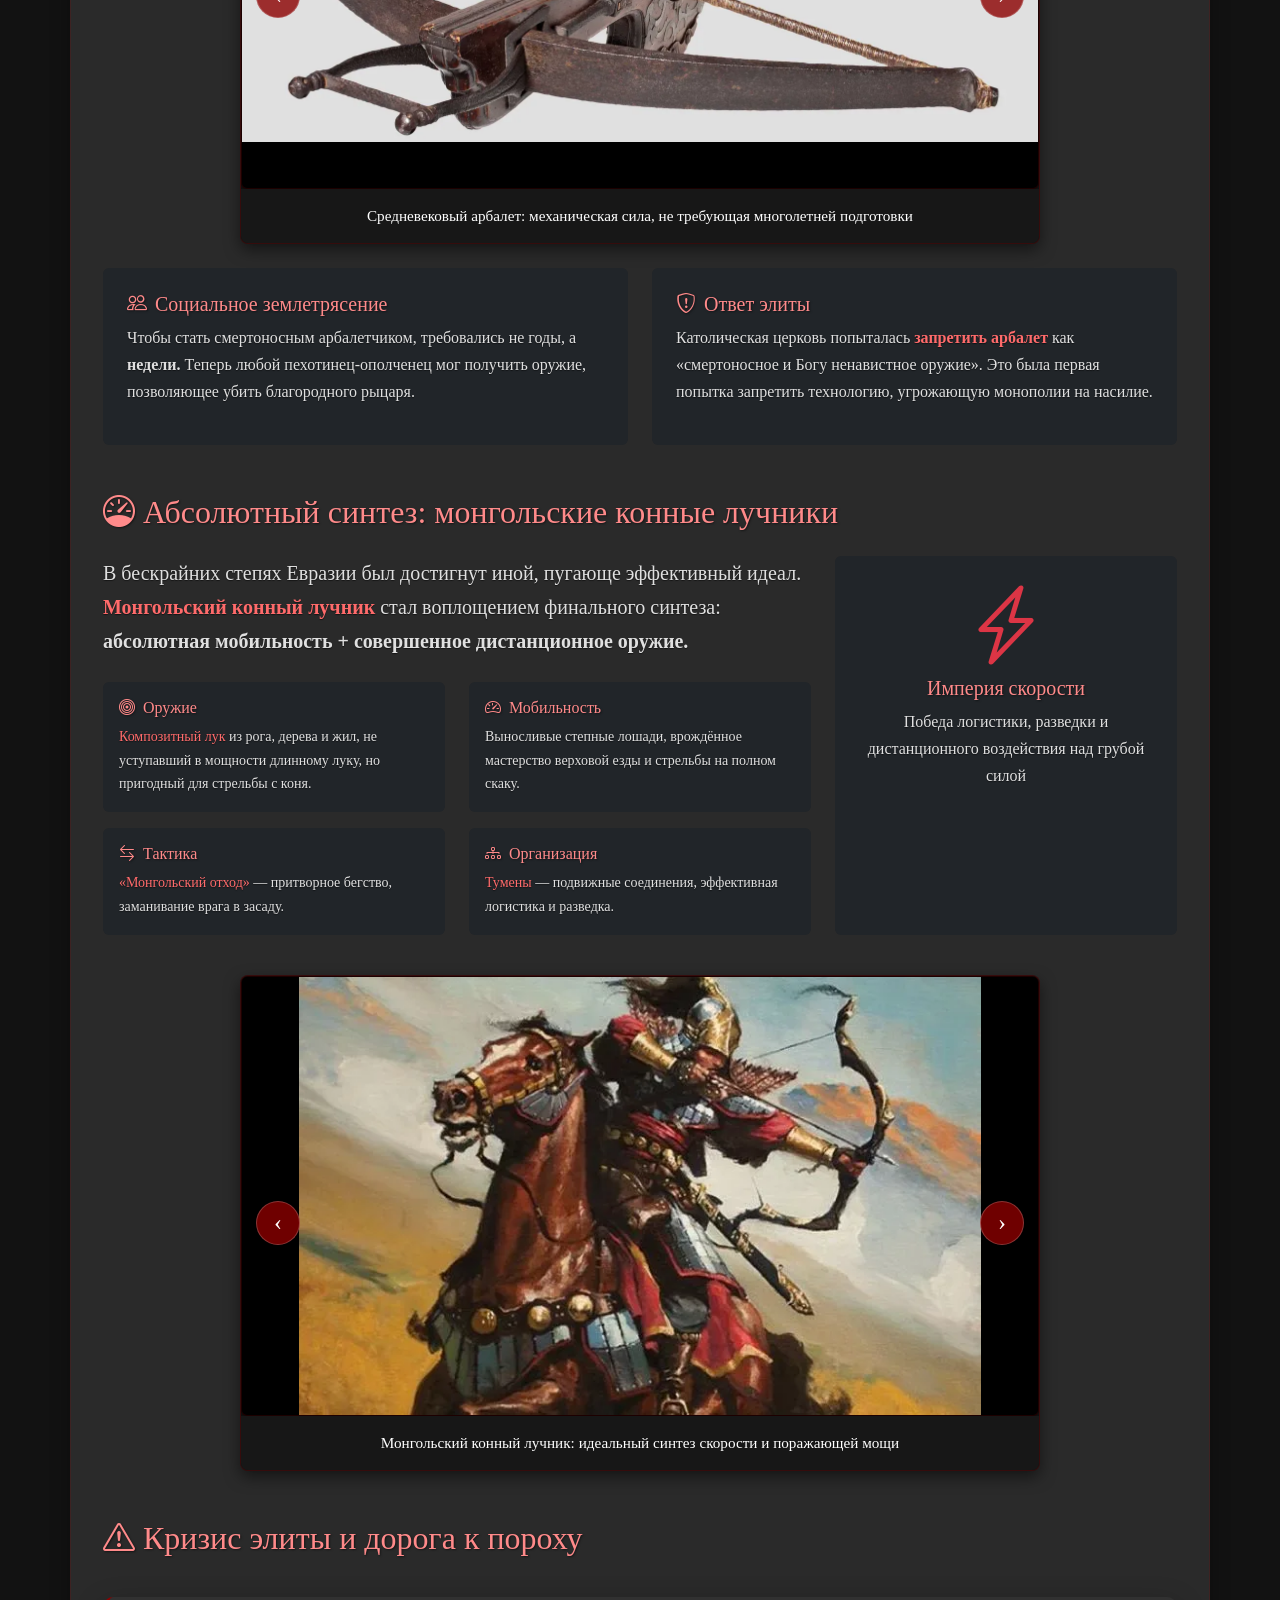
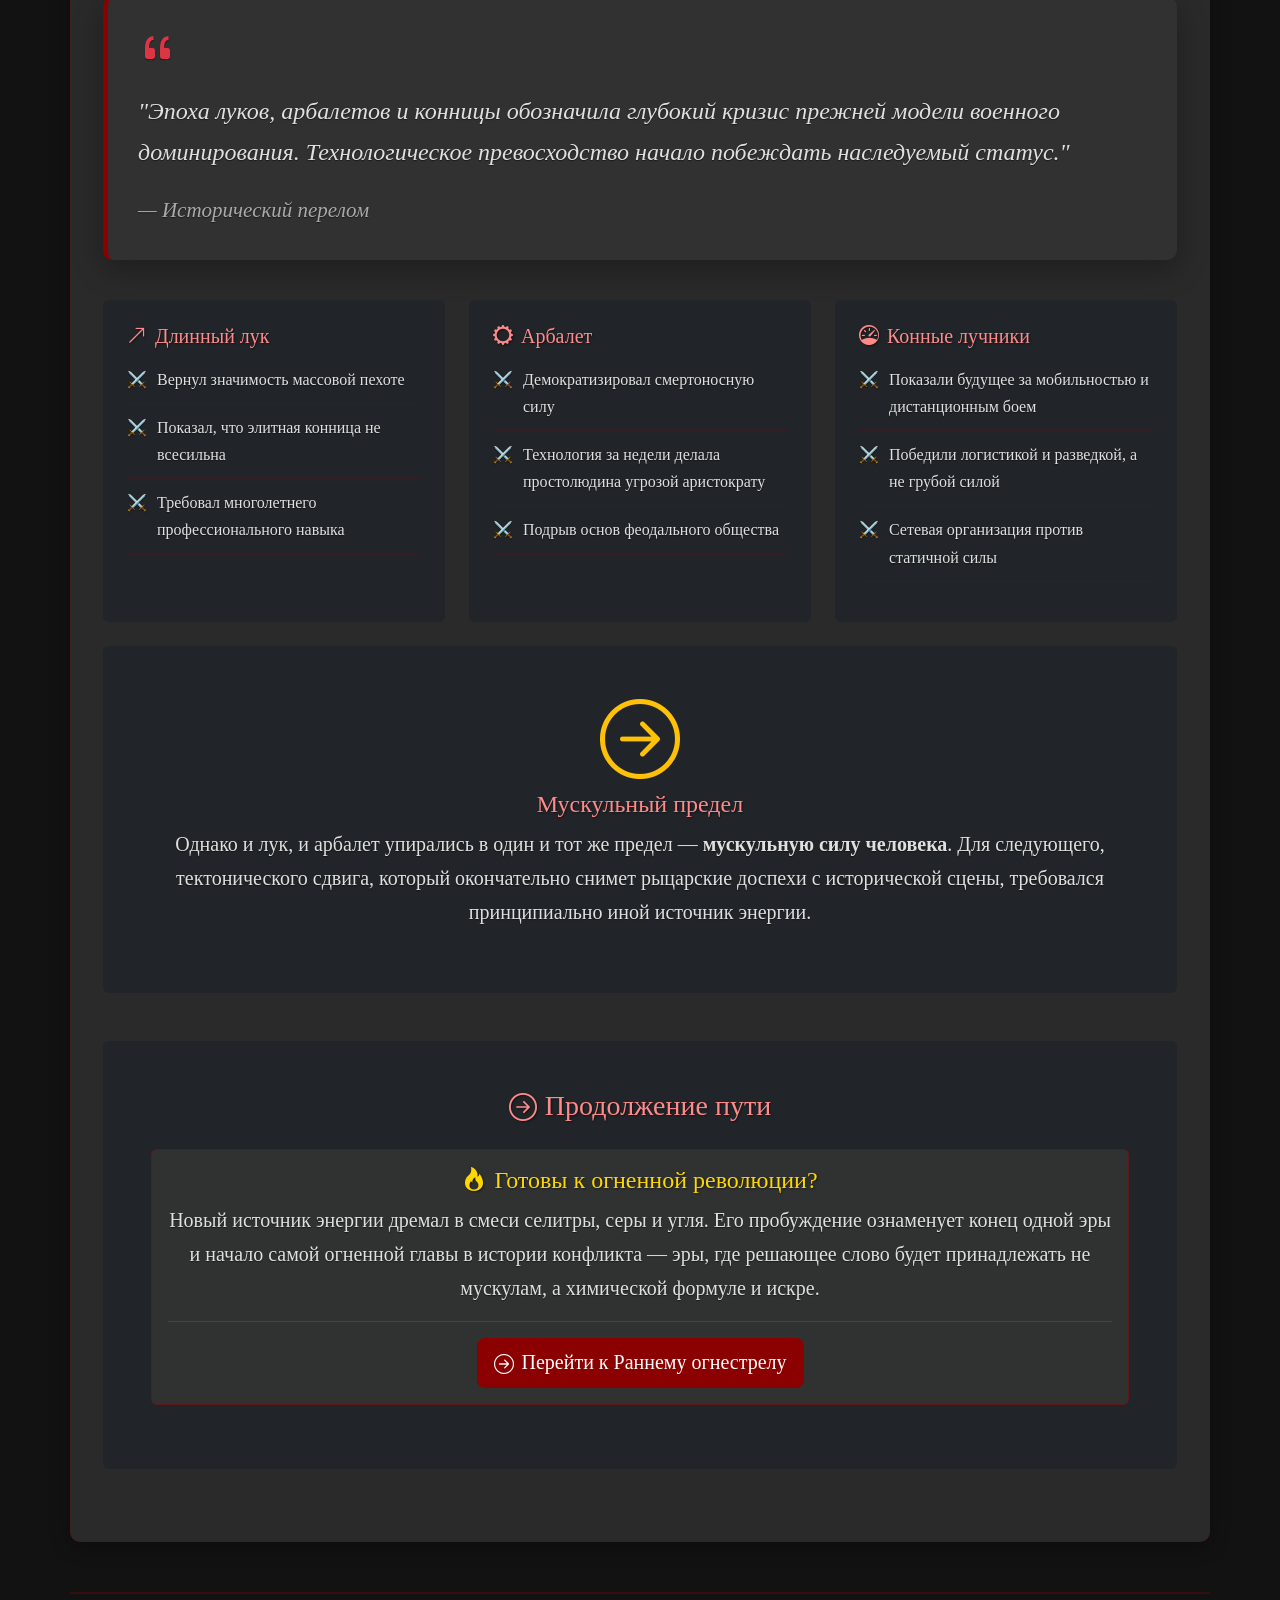
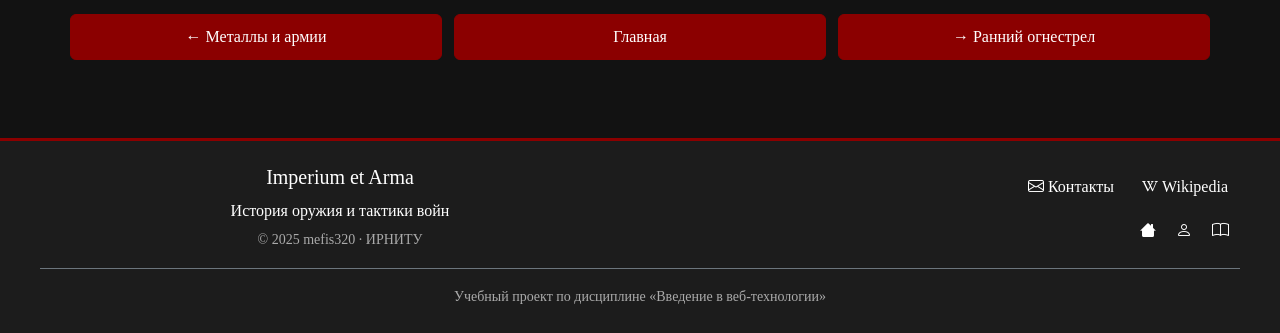
<file: bows-and-cavalry.html>
<!DOCTYPE html>
<html lang="ru"><head>
    <meta charset="UTF-8">
    <meta name="viewport" content="width=device-width, initial-scale=1.0">
    <meta name="description" content="Луки, арбалеты и конница: дистанция против брони, революция в военном искусстве">
    <meta name="keywords" content="луки, арбалеты, конница, рыцари, лучники, монголы, военная тактика">
    <meta name="author" content="mefis320">
    <title>Луки, арбалеты и конница — Imperium et Arma</title>

    <link rel="apple-touch-icon" sizes="180x180" href="img/apple-touch-icon.png">
    <link rel="icon" type="image/png" sizes="32x32" href="img/favicon-32x32.png">
    <link rel="icon" type="image/png" sizes="16x16" href="img/favicon-16x16.png">
    <link rel="manifest" href="img/site.webmanifest">

    <link href="vendor/bootstrap.min.css" rel="stylesheet">

    <link rel="stylesheet" href="vendor/bootstrap-icons.css">

    <link rel="stylesheet" href="css/style.css?v=20261001-mobile2">
</head>

<body class="era-page">

<button id="scrollTopBtn" type="button" aria-label="Наверх" hidden="" title="Наверх"><i class="bi bi-chevron-up"></i></button>

<header>
    <div class="container">
        <div class="logo">
            <img src="img/optimized-logo.webp" alt="Логотип Imperium et Arma" decoding="async" width="1052" height="1051">
        </div>

        <div class="header-text">
            <div class="h4">Imperium et Arma</div>
            <p>История оружия и тактики войн</p>
        </div>

        <button class="hamburger" id="hamburgerBtn" type="button" aria-label="Открыть меню" aria-controls="mobileNav" aria-expanded="false">
            <span></span>
            <span></span>
            <span></span>
        </button>

        <nav class="desktop-nav">
            <a href="index.html">Главная</a>
            <a href="tools-to-weapons.html">Орудия → оружие</a>
            <a href="stone-age.html">Каменный век</a>
            <a href="metal-age.html">Металлы и армии</a>
            <a href="bows-and-cavalry.html" class="active">Луки и конница</a>
            <a href="early-firearms.html">Ранний огнестрел</a>
            <a href="glossary.html">Глоссарий</a>
            <a href="about.html">Об авторе</a>
        </nav>
    </div>

</header>
    <div class="mobile-nav" id="mobileNav" role="dialog" aria-modal="true" aria-label="Навигация по сайту" hidden="">
        <button class="mobile-nav-close" type="button" aria-label="Закрыть меню">×</button>
        <div class="mobile-nav-header">
            <div class="mobile-logo">
                <img src="img/optimized-logo.webp" alt="Логотип Imperium et Arma" decoding="async" width="1052" height="1051">
            </div>
            <div class="mobile-nav-title">
                <h4>Imperium et Arma</h4>
                <p>История оружия и тактики войн</p>
            </div>
        </div>

        <div class="mobile-nav-links">
            <a href="index.html"><i class="bi bi-house me-2"></i>Главная</a>
            <a href="tools-to-weapons.html"><i class="bi bi-tools me-2"></i>Орудия → оружие</a>
            <a href="stone-age.html"><i class="bi bi-rocket me-2"></i>Каменный век</a>
            <a href="metal-age.html"><i class="bi bi-gear me-2"></i>Металлы и армии</a>
            <a href="bows-and-cavalry.html" class="active"><i class="bi bi-bullseye me-2"></i>Луки и конница</a>
            <a href="early-firearms.html"><i class="bi bi-fire me-2"></i>Ранний огнестрел</a>
            <a href="glossary.html"><i class="bi bi-book me-2"></i>Глоссарий</a>
            <a href="about.html"><i class="bi bi-person me-2"></i>Об авторе</a>
        </div>
    </div>

<main class="container py-4">

<div class="text-center mb-5 page-hero">
    <h1 class="display-4 fw-bold mb-3" style="color: #ff8a8a;">
        <i class="bi bi-bullseye me-3"></i>Луки, арбалеты и конница
    </h1>
    <p class="lead fs-4" style="color: #cccccc;">
        Дистанция против брони, скорость против массы
    </p>
    <div class="d-flex flex-wrap justify-content-center align-items-center mt-4">
        <div class="mx-3 text-center">
            <i class="bi bi-clock-history display-6 text-warning"></i>
            <p class="mt-2 small">V-XV века</p>
        </div>
        <div class="mx-3">
            <i class="bi bi-arrow-right display-5 text-danger"></i>
        </div>
        <div class="mx-3 text-center">
            <i class="bi bi-speedometer display-6 text-success"></i>
            <p class="mt-2 small">Мобильность</p>
        </div>
        <div class="mx-3">
            <i class="bi bi-arrow-right display-5 text-danger"></i>
        </div>
        <div class="mx-3 text-center">
            <i class="bi bi-bullseye display-6 text-info"></i>
            <p class="mt-2 small">Дистанция</p>
        </div>
    </div>
</div>

<div class="reading-toolbar"><div><strong>Разделы эпохи</strong><p>Выберите тему, чтобы читать и смотреть иллюстрации.</p></div><button type="button" class="reading-expand">Раскрыть все</button></div><article class="content-box era-article">

    <details class="reading-chapter" id="chapter-1"><summary><span class="chapter-number">01</span><h2 class="mb-4" style="color: #ff8a8a;">
            <i class="bi bi-hourglass-split me-2"></i>Кризис брони: дистанция против стали
        </h2></summary><div class="chapter-body"><section class="mb-5">


        <div class="row align-items-center mb-4">
            <div class="col-lg-8">
                <p class="fs-5">
                    После крушения античного мира и наступления Средневековья, военный идеал сместился от дисциплинированной пехотной стены к индивидуальной доблести, закованной в сталь.
                </p>

                <p>
                    На поле боя воцарился <strong><a href="glossary.html#knight" class="enhanced-link">рыцарь</a></strong> — фигура, в которой технология металла достигла своего социального апогея. Его сила заключалась в синтезе: <strong>тяжёлый боевой конь, латный доспех, длинное копьё для таранного удара и меч для ближней схватки.</strong>
                </p>

                <div class="alert alert-dark border-warning mt-4">
                    <h5 class="alert-heading"><i class="bi bi-lightbulb me-2"></i>Феодальный фундамент</h5>
                    <p class="mb-0">
                        Эта система породила <a href="glossary.html#feudal-contract" class="enhanced-link"><strong>феодальный договор</strong></a>: земля (<a href="glossary.html#fief" class="enhanced-link">феод</a>) давала сеньору ресурсы для содержания рыцаря, а рыцарь нёс ему военную службу. <strong>Монополия на тяжёлую конницу стала основой политической власти.</strong>
                    </p>
                </div>
            </div>
            <div class="col-lg-4">
                <div class="text-center p-4 bg-dark rounded">
                    <i class="bi bi-shield display-1 text-danger"></i>
                    <h5 class="mt-3">Эпоха рыцарства</h5>
                    <p class="small">Рыцарь в доспехах — живая крепость и символ несокрушимости</p>
                </div>
            </div>
        </div>

        <div class="row mb-4">
            <div class="col-md-4">
                <div class="p-3 bg-dark rounded h-100">
                    <h5 class="text-warning"><i class="bi bi-shield me-2"></i>Защита</h5>
                    <ul class="mb-0">
                        <li>Латный доспех</li>
                        <li>Кольчуга</li>
                        <li>Шлем</li>
                        <li>Щит</li>
                    </ul>
                </div>
            </div>
            <div class="col-md-4">
                <div class="p-3 bg-dark rounded h-100">
                    <h5 class="text-warning"><i class="bi bi-lightning me-2"></i>Атака</h5>
                    <ul class="mb-0">
                        <li>Тяжёлый конь</li>
                        <li>Копьё для тарана</li>
                        <li>Меч для ближнего боя</li>
                        <li>Боевой топор</li>
                    </ul>
                </div>
            </div>
            <div class="col-md-4">
                <div class="p-3 bg-dark rounded h-100">
                    <h5 class="text-warning"><i class="bi bi-people me-2"></i>Социальный статус</h5>
                    <p class="mb-0">Аристократия, феодалы, основа власти</p>
                </div>
            </div>
        </div>
    </section></div></details>

    <details class="reading-chapter" id="chapter-2"><summary><span class="chapter-number">02</span><h2 class="mb-4" style="color: #ff8a8a;">
            <i class="bi bi-arrow-up-right me-2"></i>Трещина в латах: длинный лук
        </h2></summary><div class="chapter-body"><section class="mb-5">


        <div class="row mb-4">
            <div class="col-lg-8">
                <p class="fs-5">
                    Первые вызовы рыцарской гегемонии пришли не извне, а изнутри самой европейской тактики — <strong>массированное использование пеших <a href="glossary.html#archers" class="enhanced-link">лучников</a>, вооружённых <a href="glossary.html#longbow" class="enhanced-link">длинным луком</a></strong>.
                </p>

                <p>
                    Англичане отказались от идеи рыцарской сшибки как главного события битвы. Вместо этого они строили оборону вокруг дисциплинированных лучников-<a href="glossary.html#yeomen" class="enhanced-link">йоменов</a>. Задачей был не прицельный выстрел, а <strong>плотный «дождь стрел»</strong>, обрушивавшийся на наступающие порядки врага.
                </p>

                <div class="row mt-4">
                    <div class="col-md-6">
                        <div class="p-3 bg-dark rounded mb-3">
                            <h6 class="text-success"><i class="bi bi-graph-up me-2"></i>Эффективность</h6>
                            <p class="small mb-0">
                                На дистанции 200–300 метров стальной наконечник мог найти уязвимость в доспехе, убить коня, внести хаос в строй.
                            </p>
                        </div>
                    </div>
                    <div class="col-md-6">
                        <div class="p-3 bg-dark rounded mb-3">
                            <h6 class="text-success"><i class="bi bi-person-badge me-2"></i>Социальный сдвиг</h6>
                            <p class="small mb-0">
                                Лучник требовал многолетней тренировки. Создавалась профессионально-народная военная каста.
                            </p>
                        </div>
                    </div>
                </div>
            </div>
            <div class="col-lg-4">
                <div class="text-center p-4 bg-dark rounded h-100">
                    <i class="bi bi-arrow-up-right-square display-1 text-warning"></i>
                    <h5>Тактический переворот</h5>
                    <p>Победы при <a href="glossary.html#battle-of-crécy" class="enhanced-link">Креси (1346)</a> и <a href="glossary.html#battle-of-agincourt" class="enhanced-link">Азенкуре (1415)</a> доказали: массовые лучники могут остановить рыцарскую конницу</p>
                </div>
            </div>
        </div>

        <div class="slider mb-4">
            <button class="slider-btn prev" type="button" aria-label="Предыдущее изображение">‹</button>
            <figure class="slide active">
                <img src="img/optimized-bows-and-cavalry-archers-2.webp" alt="Строй английских лучников-йоменов в битве, готовящихся к залпу" decoding="async" loading="lazy" width="1280" height="627">
                <figcaption>Английские лучники-йомены: массовый залп как ответ рыцарской гегемонии</figcaption>
            </figure>
            <figure class="slide">
                <img src="img/optimized-bows-and-cavalry-archers-vs-cavalry.webp" alt="Реконструкция битвы при Креси, где лучники противостоят рыцарской коннице" decoding="async" loading="lazy" width="752" height="440">
                <figcaption>Битва при Креси (1346): тактический триумф дисциплины и дистанции над броней</figcaption>
            </figure>
            <figure class="slide">
                <img src="img/optimized-bows-and-cavalry-pikemen.webp" alt="Плотный строй швейцарских пикинёров с длинными копьями" decoding="async" loading="lazy" width="1040" height="641">
                <figcaption>Швейцарские пикинёры: возрождение пехоты как главной силы на поле боя</figcaption>
            </figure>
            <button class="slider-btn next" type="button" aria-label="Следующее изображение">›</button>
        </div>

        <blockquote class="mt-4">
            <i class="bi bi-quote text-danger fs-1"></i>
            «Стрела длинного лука не всегда убивала рыцаря. Но она убивала его миф. Она доказывала, что его стальная броня — не магический щит, а лишь очень дорогой и тяжёлый кусок металла, который можно преодолеть массой, дисциплиной и правильной дистанцией.»
            <div class="mt-3">
                <small class="text-muted">— Психологическое воздействие дистанционного оружия</small>
            </div>
        </blockquote>
    </section></div></details>

    <details class="reading-chapter" id="chapter-3"><summary><span class="chapter-number">03</span><h2 class="mb-4" style="color: #ff8a8a;">
            <i class="bi bi-gear-wide me-2"></i>Уравнитель: арбалет
        </h2></summary><div class="chapter-body"><section class="mb-5">


        <div class="row align-items-center mb-4">
            <div class="col-lg-6">
                <p class="fs-5">
                    Если длинный лук был эволюцией, то <a href="glossary.html#crossbow" class="enhanced-link"><strong>арбалет</strong></a> стал революцией, направленной прямо в сердце рыцарского идеала.
                </p>
                <p>
                    Его принцип был гениально прост: энергия для выстрела накапливалась не мышцами стрелка, а <strong>механическим устройством</strong> — рычагом, козьей ногой или воротом.
                </p>
                <div class="mt-4 p-3 bg-dark rounded">
                    <h6 class="text-info"><i class="bi bi-lightbulb me-2"></i>Технологическое превосходство</h6>
                    <p class="mb-0">
                        Арбалетный болт был короче и толще стрелы. Он летел с чудовищной силой, способной <strong>пробить рыцарский доспех на реальной дистанции боя.</strong>
                    </p>
                </div>
            </div>
            <div class="col-lg-6">
                <div class="text-center p-4">
                    <div class="row g-3">
                        <div class="col-6">
                            <div class="p-3 bg-dark rounded">
                                <i class="bi bi-clock display-6 text-warning"></i>
                                <p class="mt-2 small">Обучение: недели</p>
                            </div>
                        </div>
                        <div class="col-6">
                            <div class="p-3 bg-dark rounded">
                                <i class="bi bi-shield-x display-6 text-success"></i>
                                <p class="mt-2 small">Пробивает доспех</p>
                            </div>
                        </div>
                        <div class="col-6">
                            <div class="p-3 bg-dark rounded">
                                <i class="bi bi-person-plus display-6 text-info"></i>
                                <p class="mt-2 small">Демократизация</p>
                            </div>
                        </div>
                        <div class="col-6">
                            <div class="p-3 bg-dark rounded">
                                <i class="bi bi-file-earmark-x display-6 text-danger"></i>
                                <p class="mt-2 small">Церковный запрет</p>
                            </div>
                        </div>
                    </div>
                </div>
            </div>
        </div>

        <div class="slider mb-4">
            <button class="slider-btn prev" type="button" aria-label="Предыдущее изображение">‹</button>
            <figure class="slide active">
                <img src="img/optimized-bows-and-cavalry-crossbow.webp" alt="Средневековый арбалет с механическим взводным воротом" decoding="async" loading="lazy" width="1600" height="696">
                <figcaption>Средневековый арбалет: механическая сила, не требующая многолетней подготовки</figcaption>
            </figure>
            <figure class="slide">
                <img src="img/optimized-bows-and-cavalry-crossbow-vs-knights.webp" alt="Арбалетный болт пробивает пластину латного доспеха в испытании" decoding="async" loading="lazy" width="1024" height="1536">
                <figcaption>Демонстрация пробивной силы: арбалет против рыцарской брони</figcaption>
            </figure>
            <figure class="slide">
                <img src="img/optimized-crossbow-mini.webp" alt="Средневековая миниатюра с осадой и арбалетчиками на стенах" decoding="async" loading="lazy" width="1600" height="1165">
                <figcaption>Арбалетчики в действии: новая реальность средневековой войны</figcaption>
            </figure>
            <button class="slider-btn next" type="button" aria-label="Следующее изображение">›</button>
        </div>

        <div class="row mt-4">
            <div class="col-md-6">
                <div class="p-4 bg-dark rounded h-100">
                    <h5 class="text-danger"><i class="bi bi-people me-2"></i>Социальное землетрясение</h5>
                    <p>
                        Чтобы стать смертоносным арбалетчиком, требовались не годы, а <strong>недели.</strong> Теперь любой пехотинец-ополченец мог получить оружие, позволяющее убить благородного рыцаря.
                    </p>
                </div>
            </div>
            <div class="col-md-6">
                <div class="p-4 bg-dark rounded h-100">
                    <h5 class="text-warning"><i class="bi bi-shield-exclamation me-2"></i>Ответ элиты</h5>
                    <p>
                        Католическая церковь попыталась <a href="glossary.html#cancellation-crossbow" class="enhanced-link"><strong>запретить арбалет</strong></a> как «смертоносное и Богу ненавистное оружие». Это была первая попытка запретить технологию, угрожающую монополии на насилие.
                    </p>
                </div>
            </div>
        </div>
    </section></div></details>

    <details class="reading-chapter" id="chapter-4"><summary><span class="chapter-number">04</span><h2 class="mb-4" style="color: #ff8a8a;">
            <i class="bi bi-speedometer me-2"></i>Абсолютный синтез: монгольские конные лучники
        </h2></summary><div class="chapter-body"><section class="mb-5">


        <div class="row mb-4">
            <div class="col-lg-8">
                <p class="fs-5">
                    В бескрайних степях Евразии был достигнут иной, пугающе эффективный идеал. <strong><a href="glossary.html#mongolian-horse-archer" class="enhanced-link">Монгольский конный лучник</a></strong> стал воплощением финального синтеза: <strong>абсолютная мобильность + совершенное дистанционное оружие.</strong>
                </p>

                <div class="row mt-4">
                    <div class="col-md-6">
                        <div class="p-3 bg-dark rounded mb-3">
                            <h6 class="text-success"><i class="bi bi-bullseye me-2"></i>Оружие</h6>
                            <p class="small mb-0">
                                <a href="glossary.html#composite-bow" class="enhanced-link">Композитный лук</a> из рога, дерева и жил, не уступавший в мощности длинному луку, но пригодный для стрельбы с коня.
                            </p>
                        </div>
                        <div class="p-3 bg-dark rounded">
                            <h6 class="text-success"><i class="bi bi-arrow-left-right me-2"></i>Тактика</h6>
                            <p class="small mb-0">
                                <a href="glossary.html#mongolian-tactic" class="enhanced-link">«Монгольский отход»</a> — притворное бегство, заманивание врага в засаду.
                            </p>
                        </div>
                    </div>
                    <div class="col-md-6">
                        <div class="p-3 bg-dark rounded mb-3">
                            <h6 class="text-success"><i class="bi bi-speedometer2 me-2"></i>Мобильность</h6>
                            <p class="small mb-0">
                                Выносливые степные лошади, врождённое мастерство верховой езды и стрельбы на полном скаку.
                            </p>
                        </div>
                        <div class="p-3 bg-dark rounded">
                            <h6 class="text-success"><i class="bi bi-diagram-3 me-2"></i>Организация</h6>
                            <p class="small mb-0">
                                <a href="glossary.html#tumen" class="enhanced-link">Тумены</a> — подвижные соединения, эффективная логистика и разведка.
                            </p>
                        </div>
                    </div>
                </div>
            </div>
            <div class="col-lg-4">
                <div class="text-center p-4 bg-dark rounded h-100">
                    <i class="bi bi-lightning-charge display-1 text-danger mb-3"></i>
                    <h5>Империя скорости</h5>
                    <p>Победа логистики, разведки и дистанционного воздействия над грубой силой</p>
                </div>
            </div>
        </div>

        <div class="slider mb-4">
            <button class="slider-btn prev" type="button" aria-label="Предыдущее изображение">‹</button>
            <figure class="slide active">
                <img src="img/optimized-bows-and-cavalry-mongolian-archer.webp" alt="Монгольский конный лучник стреляет из лука на полном скаку" decoding="async" loading="lazy" width="700" height="450">
                <figcaption>Монгольский конный лучник: идеальный синтез скорости и поражающей мощи</figcaption>
            </figure>
            <figure class="slide">
                <img src="img/optimized-bows-and-cavalry-mongolians.webp" alt="Схема тактики «монгольского отхода» с заманиванием в ловушку" decoding="async" loading="lazy" width="800" height="584">
                <figcaption>Тактика «монгольского отхода»: классический пример военной хитрости степных народов</figcaption>
            </figure>
            <figure class="slide">
                <img src="img/optimized-bows-and-cavalry-mongolian-archer-2.webp" alt="Традиционный монгольский композитный лук из рога, дерева и сухожилий" decoding="async" loading="lazy" width="1200" height="630">
                <figcaption>Композитный лук монголов: сложная технология для простой цели — побеждать на расстоянии</figcaption>
            </figure>
            <button class="slider-btn next" type="button" aria-label="Следующее изображение">›</button>
        </div>
    </section></div></details>

    <details class="reading-chapter" id="chapter-5"><summary><span class="chapter-number">05</span><h2 class="mb-4" style="color: #ff8a8a;">
            <i class="bi bi-exclamation-triangle me-2"></i>Кризис элиты и дорога к пороху
        </h2></summary><div class="chapter-body"><section class="mb-5">


        <div class="big-quote">
            <i class="bi bi-quote display-6 text-danger d-block mb-3"></i>
            "Эпоха луков, арбалетов и конницы обозначила глубокий кризис прежней модели военного доминирования. Технологическое превосходство начало побеждать наследуемый статус."
            <div class="mt-3">
                <small class="text-muted">— Исторический перелом</small>
            </div>
        </div>

        <div class="row mt-4">
            <div class="col-md-4">
                <div class="p-4 bg-dark rounded h-100">
                    <h5 class="text-warning"><i class="bi bi-arrow-up-right me-2"></i>Длинный лук</h5>
                    <ul class="enhanced-list">
                        <li>Вернул значимость массовой пехоте</li>
                        <li>Показал, что элитная конница не всесильна</li>
                        <li>Требовал многолетнего профессионального навыка</li>
                    </ul>
                </div>
            </div>
            <div class="col-md-4">
                <div class="p-4 bg-dark rounded h-100">
                    <h5 class="text-danger"><i class="bi bi-gear-wide me-2"></i>Арбалет</h5>
                    <ul class="enhanced-list">
                        <li>Демократизировал смертоносную силу</li>
                        <li>Технология за недели делала простолюдина угрозой аристократу</li>
                        <li>Подрыв основ феодального общества</li>
                    </ul>
                </div>
            </div>
            <div class="col-md-4">
                <div class="p-4 bg-dark rounded h-100">
                    <h5 class="text-success"><i class="bi bi-speedometer me-2"></i>Конные лучники</h5>
                    <ul class="enhanced-list">
                        <li>Показали будущее за мобильностью и дистанционным боем</li>
                        <li>Победили логистикой и разведкой, а не грубой силой</li>
                        <li>Сетевая организация против статичной силы</li>
                    </ul>
                </div>
            </div>
        </div>

        <div class="text-center p-5 bg-dark rounded mt-4">
            <i class="bi bi-arrow-right-circle display-1 text-warning mb-3"></i>
            <h4 class="text-warning">Мускульный предел</h4>
            <p class="fs-5">
                Однако и лук, и арбалет упирались в один и тот же предел — <strong>мускульную силу человека</strong>. Для следующего, тектонического сдвига, который окончательно снимет рыцарские доспехи с исторической сцены, требовался принципиально иной источник энергии.
            </p>
        </div>
    </section><section class="text-center p-5 bg-dark rounded">
        <h3 class="mb-4" style="color: #ff8a8a;">
            <i class="bi bi-arrow-right-circle me-2"></i>Продолжение пути
        </h3>

        <div class="alert alert-dark border-warning" role="alert">
            <h4 class="alert-heading text-warning">
                <i class="bi bi-fire me-2"></i>Готовы к огненной революции?
            </h4>
            <p class="fs-5">
                Новый источник энергии дремал в смеси селитры, серы и угля. Его пробуждение ознаменует конец одной эры и начало самой огненной главы в истории конфликта — эры, где решающее слово будет принадлежать не мускулам, а химической формуле и искре.
            </p>
            <hr class="border-warning">
            <div class="d-flex justify-content-center">
                <a href="early-firearms.html" class="btn btn-danger btn-lg">
                    <i class="bi bi-arrow-right-circle me-2"></i>Перейти к Раннему огнестрелу
                </a>
            </div>
        </div>
    </section></div></details>



</article>

</main>

<footer class="bg-dark text-white py-4 mt-5">
    <div class="container">
        <div class="row align-items-center">
            <div class="col-md-6">
                <h5>Imperium et Arma</h5>
                <p class="mb-1">История оружия и тактики войн</p>
                <p class="text-muted small mb-0">© 2025 mefis320 · ИРНИТУ</p>
            </div>
            <div class="col-md-6 text-end">
                <div class="mb-2">

                    <a href="mailto:mefis320@gmail.com" class="text-white me-4">
                        <i class="bi bi-envelope me-1"></i>Контакты
                    </a>

                    <a href="https://ru.wikipedia.org/wiki/%D0%9E%D1%80%D1%83%D0%B6%D0%B8%D0%B5" target="_blank" rel="noopener noreferrer" class="text-white">
                        <i class="bi bi-wikipedia me-1"></i>Wikipedia
                    </a>
                </div>
                <div class="mt-3">
                    <a href="index.html" class="text-white me-3" title="Главная"><i class="bi bi-house"></i></a>
                    <a href="about.html" class="text-white me-3" title="Об авторе"><i class="bi bi-person"></i></a>
                    <a href="glossary.html" class="text-white" title="Глоссарий"><i class="bi bi-book"></i></a>
                </div>
            </div>
        </div>
        <div class="row mt-3 pt-3 border-top border-secondary">
            <div class="col-12 text-center">
                <p class="small text-muted mb-0">Учебный проект по дисциплине «Введение в веб-технологии»</p>
            </div>
        </div>
    </div>
</footer>

<script src="vendor/bootstrap.bundle.min.js"></script>

<script src="js/script.js?v=20261001-mobile2"></script>


</body></html>
</file>
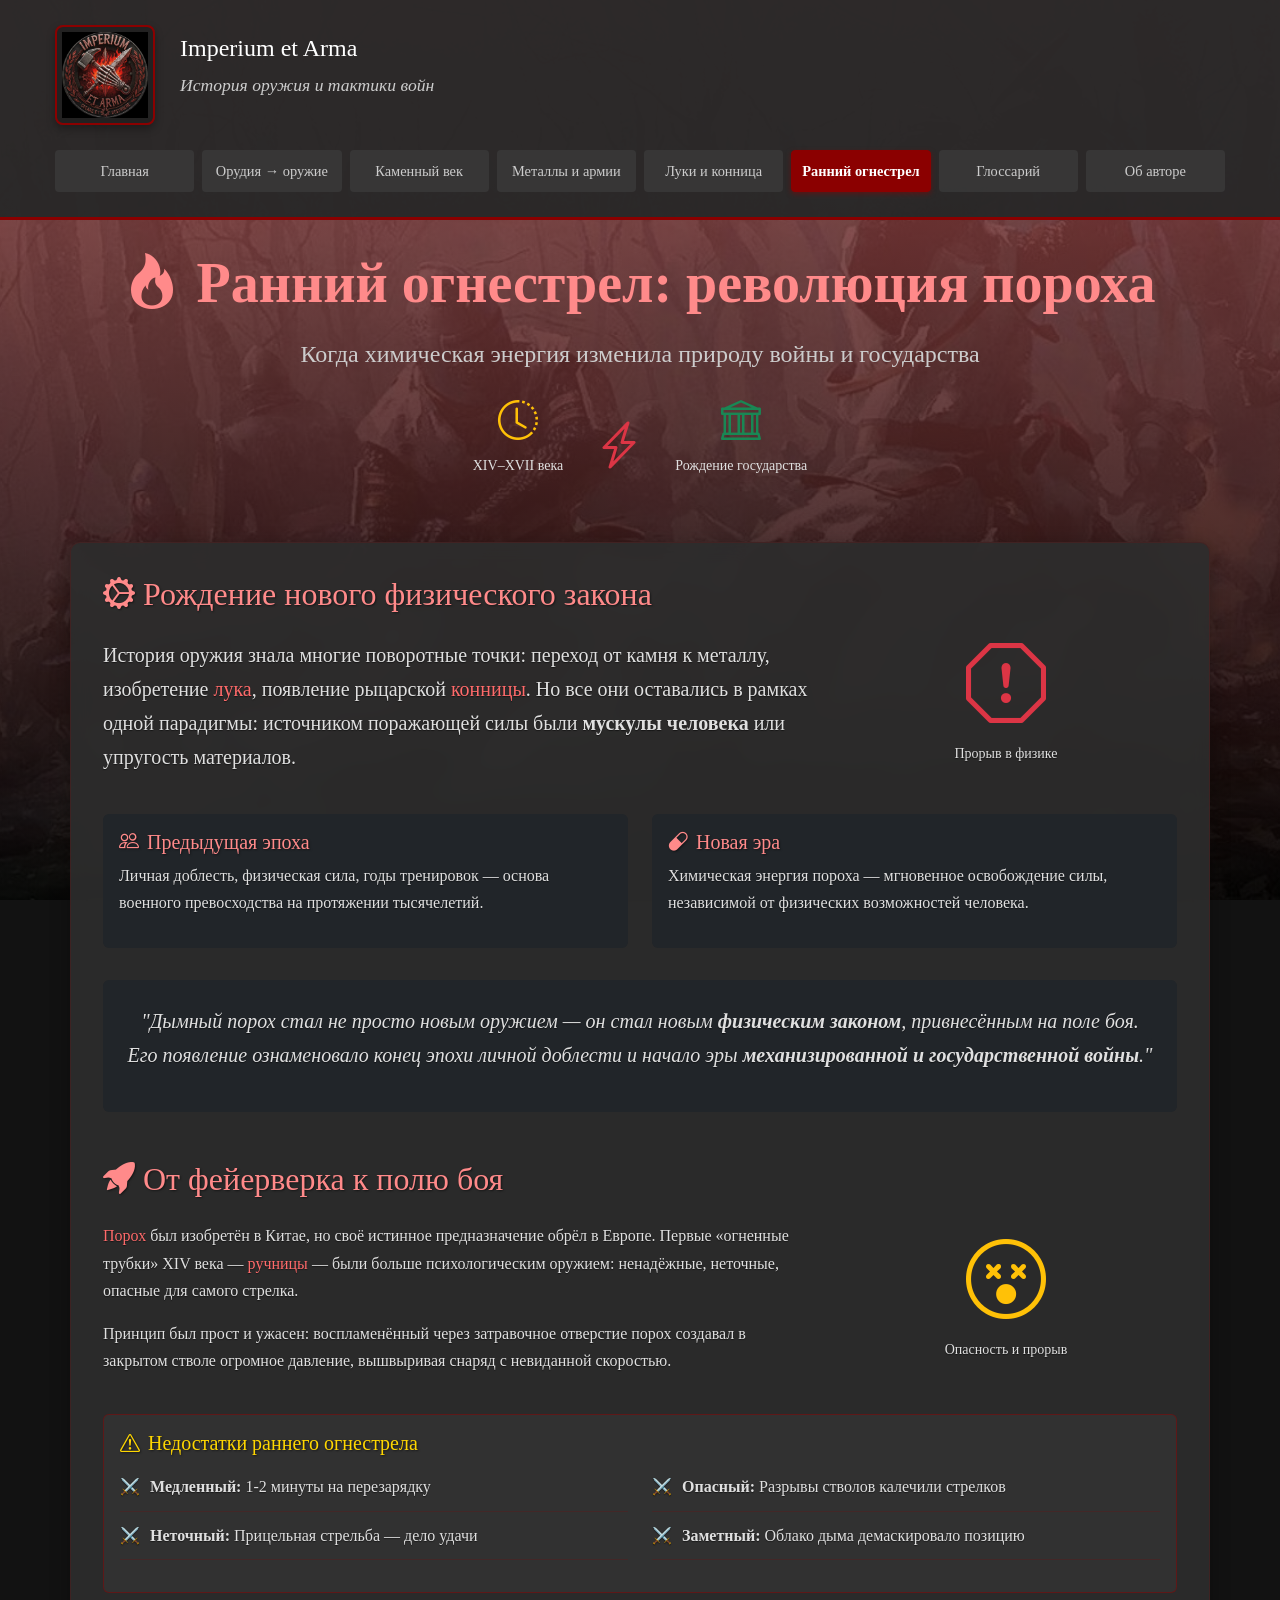
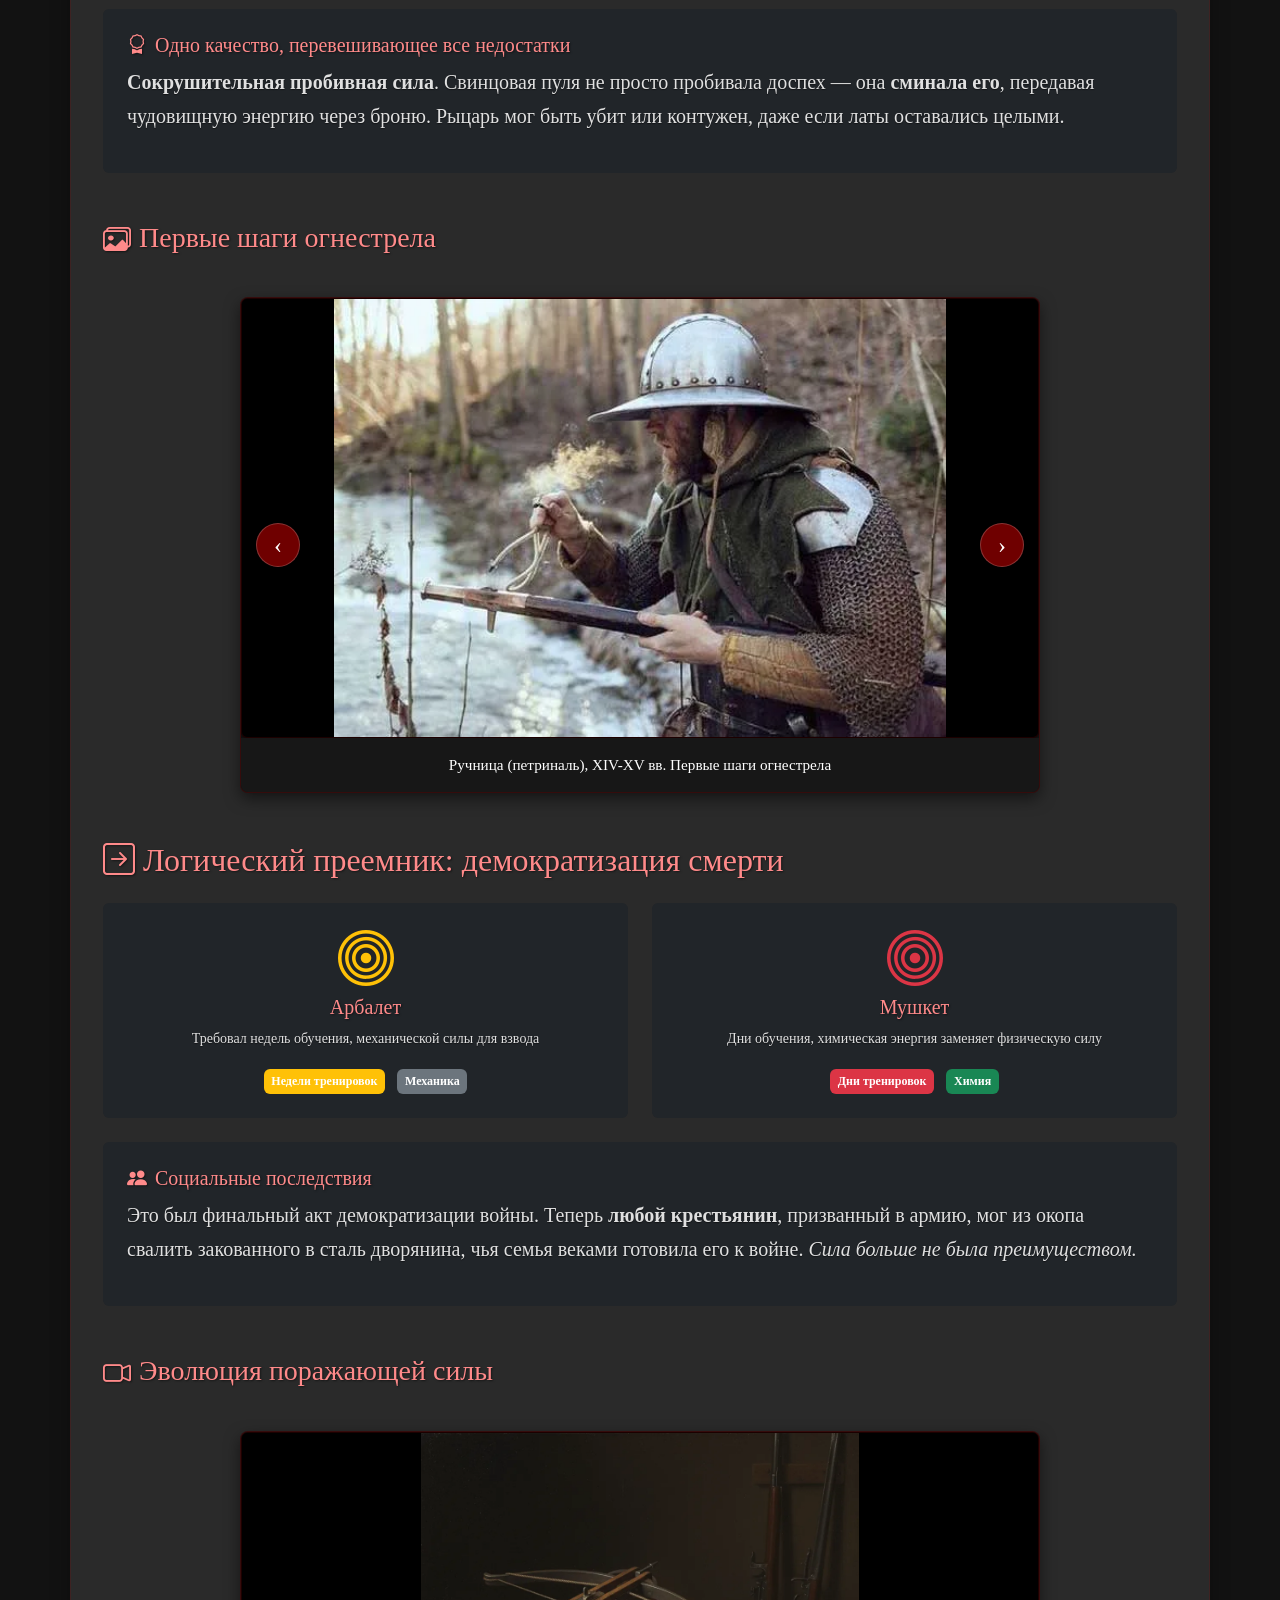
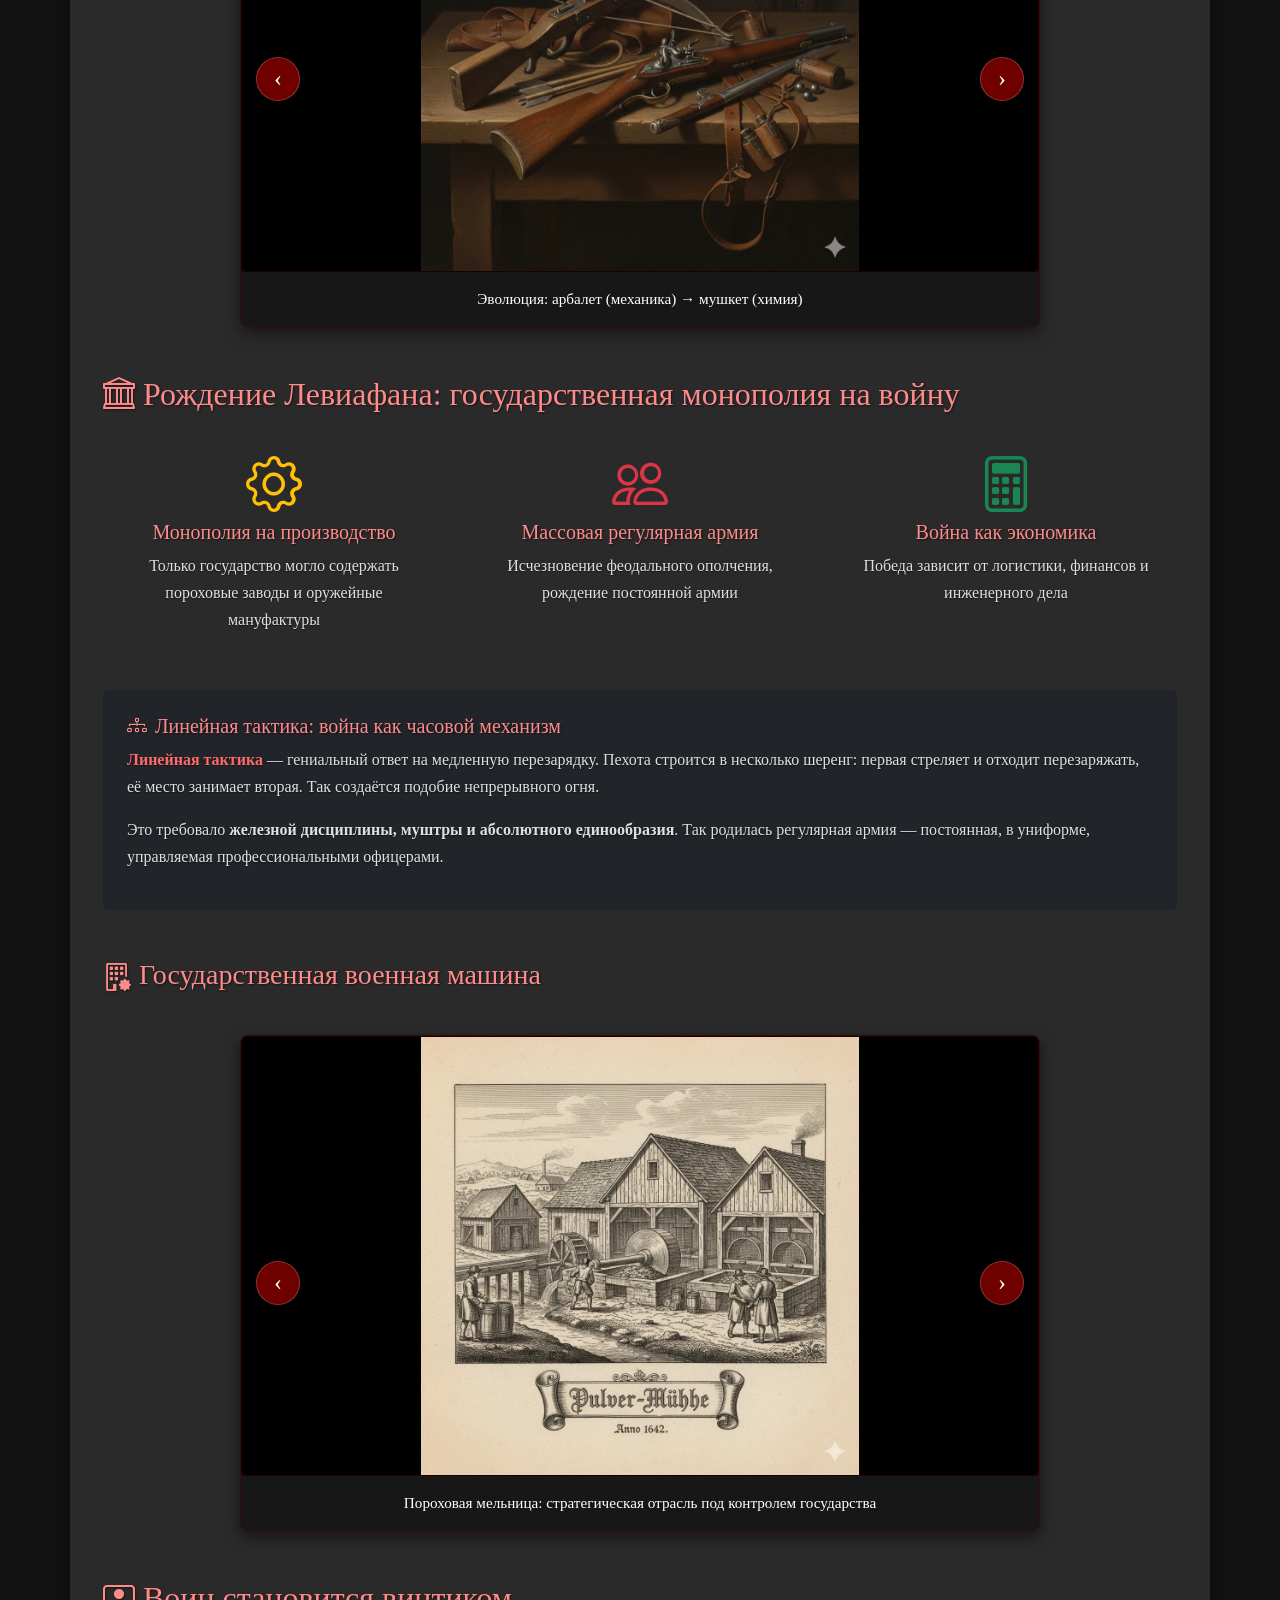
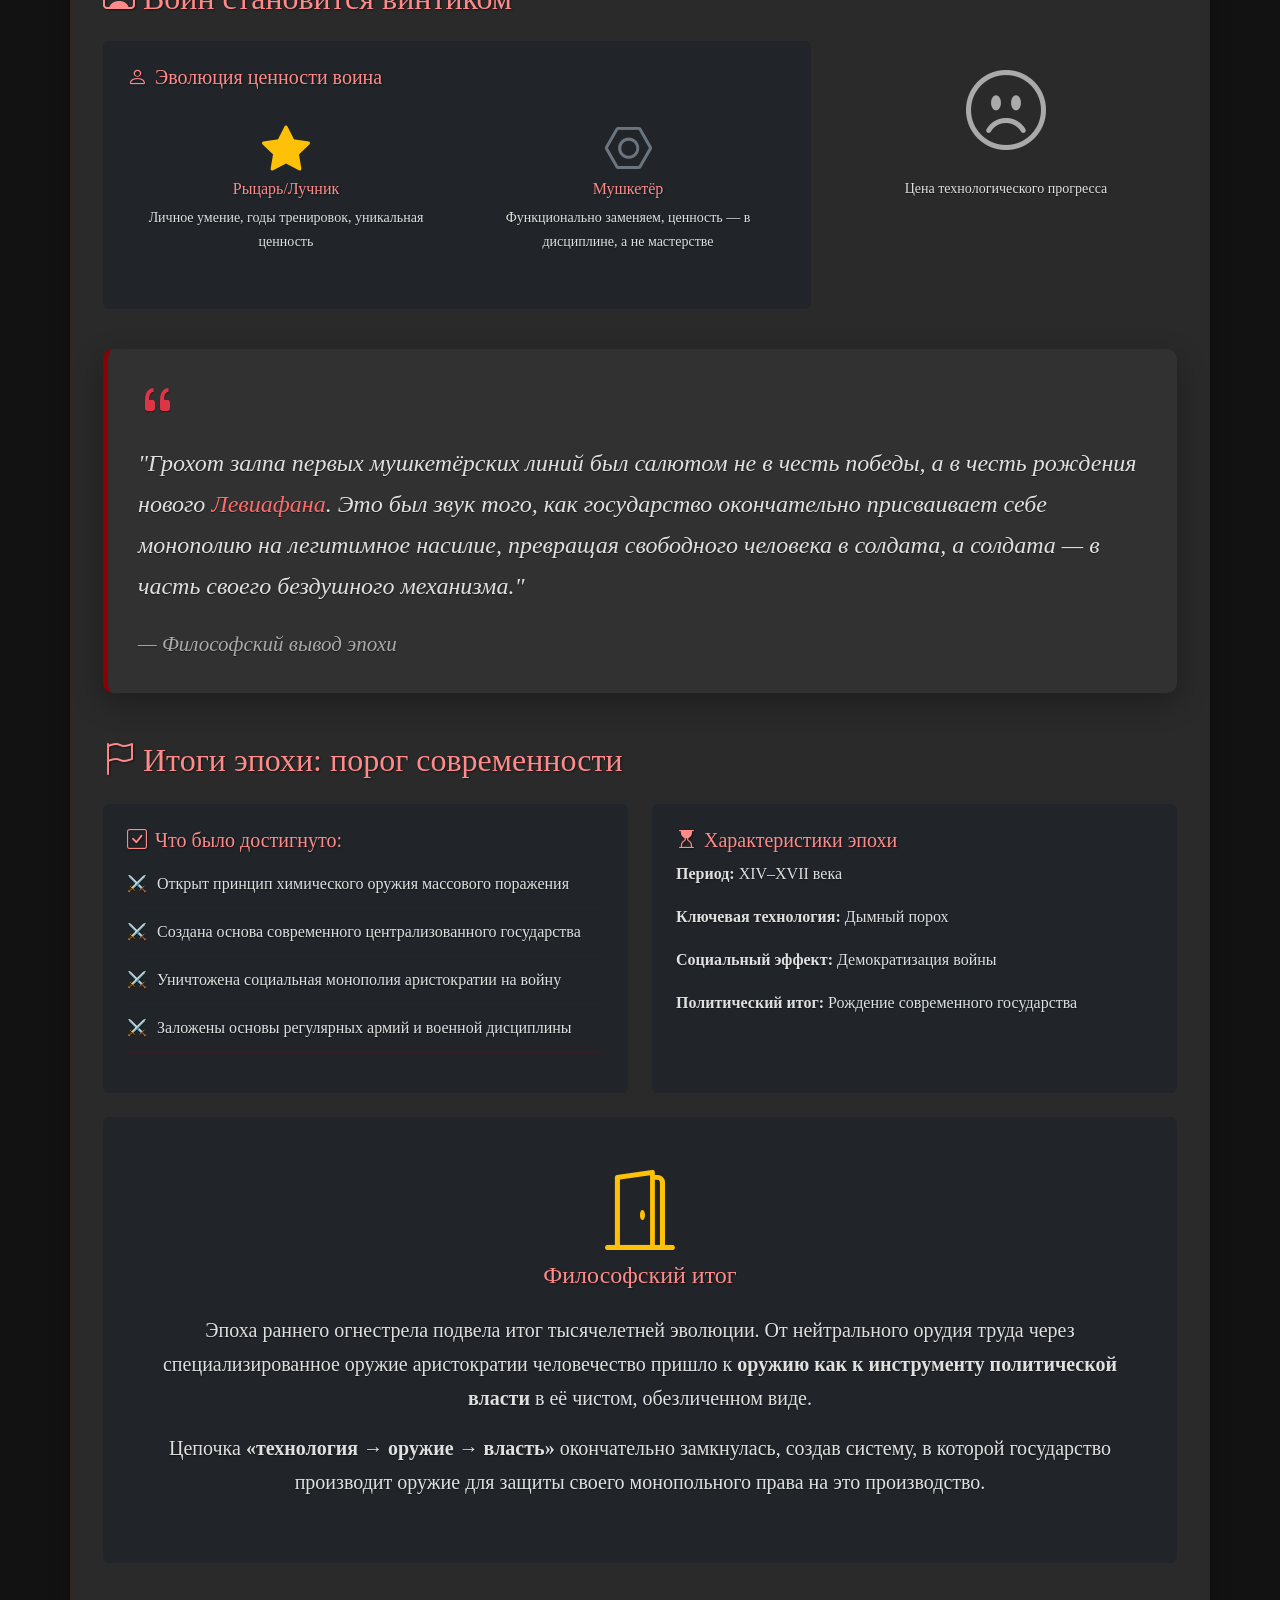
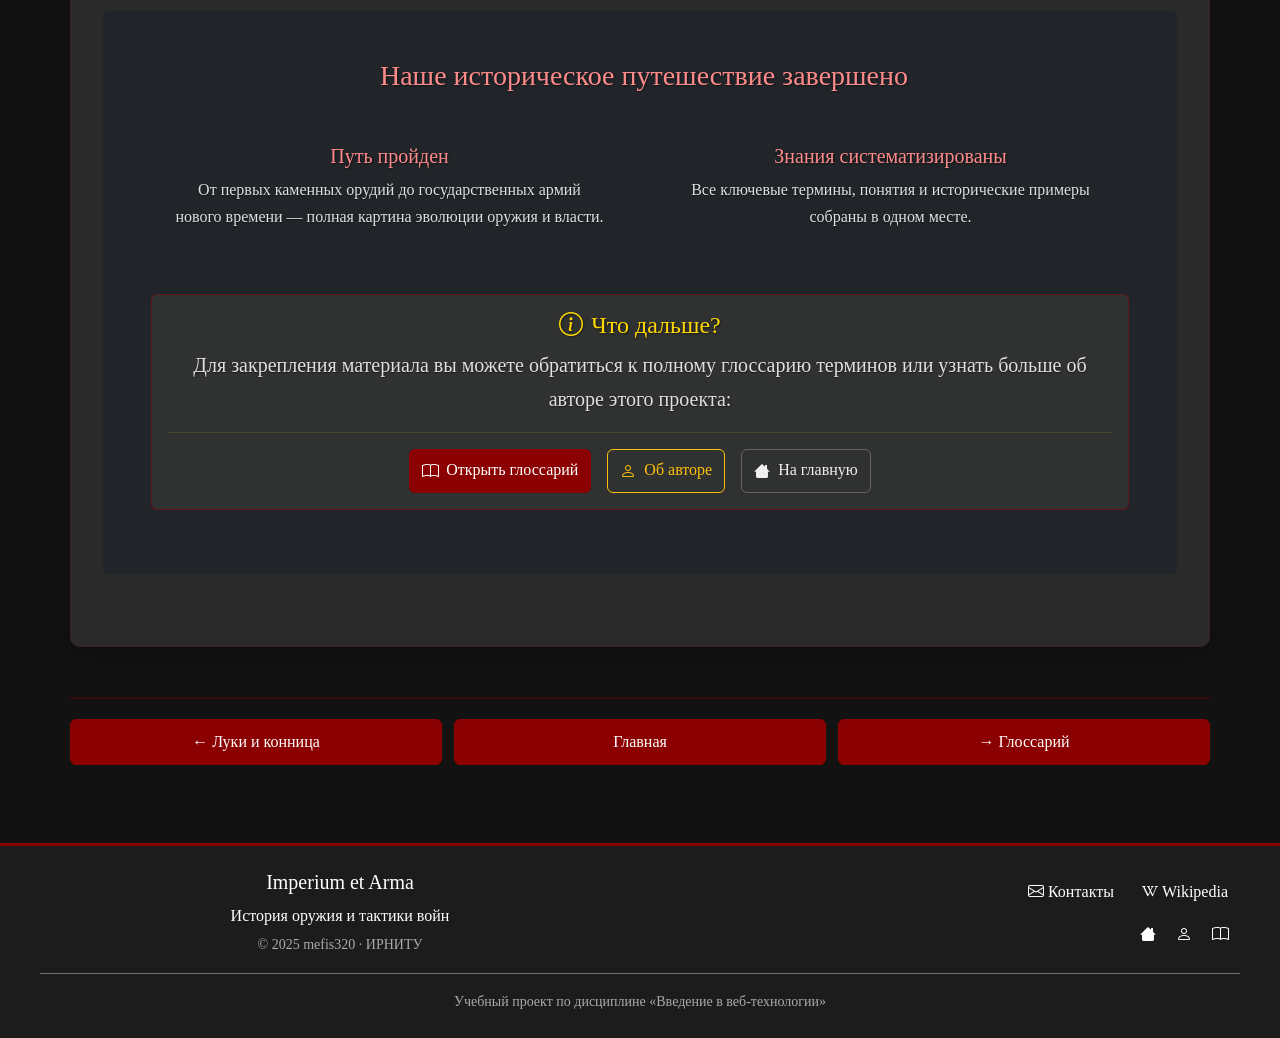
<file: early-firearms.html>
<!DOCTYPE html>
<html lang="ru"><head>
    <meta charset="UTF-8">
    <meta name="viewport" content="width=device-width, initial-scale=1.0">
    <meta name="description" content="Революция пороха: как огнестрел создал современное государство и уничтожил рыцарство">
    <meta name="keywords" content="огнестрел, порох, мушкет, аркебуза, линейная тактика, государственная монополия, военная революция">
    <meta name="author" content="mefis320">
    <title>Ранний огнестрел: революция пороха — Imperium et Arma</title>

    <link rel="apple-touch-icon" sizes="180x180" href="img/apple-touch-icon.png">
    <link rel="icon" type="image/png" sizes="32x32" href="img/favicon-32x32.png">
    <link rel="icon" type="image/png" sizes="16x16" href="img/favicon-16x16.png">
    <link rel="manifest" href="img/site.webmanifest">

    <link href="vendor/bootstrap.min.css" rel="stylesheet">

    <link rel="stylesheet" href="vendor/bootstrap-icons.css">

    <link rel="stylesheet" href="css/style.css?v=20261001-mobile2">
</head>

<body class="era-page">

<button id="scrollTopBtn" type="button" aria-label="Наверх" hidden="" title="Наверх"><i class="bi bi-chevron-up"></i></button>

<header>
    <div class="container">
        <div class="logo">
            <img src="img/optimized-logo.webp" alt="Логотип Imperium et Arma" decoding="async" width="1052" height="1051">
        </div>

        <div class="header-text">
            <div class="h4">Imperium et Arma</div>
            <p>История оружия и тактики войн</p>
        </div>

        <button class="hamburger" id="hamburgerBtn" type="button" aria-label="Открыть меню" aria-controls="mobileNav" aria-expanded="false">
            <span></span>
            <span></span>
            <span></span>
        </button>

        <nav class="desktop-nav">
            <a href="index.html">Главная</a>
            <a href="tools-to-weapons.html">Орудия → оружие</a>
            <a href="stone-age.html">Каменный век</a>
            <a href="metal-age.html">Металлы и армии</a>
            <a href="bows-and-cavalry.html">Луки и конница</a>
            <a href="early-firearms.html" class="active">Ранний огнестрел</a>
            <a href="glossary.html">Глоссарий</a>
            <a href="about.html">Об авторе</a>
        </nav>
    </div>

</header>
    <div class="mobile-nav" id="mobileNav" role="dialog" aria-modal="true" aria-label="Навигация по сайту" hidden="">
        <button class="mobile-nav-close" type="button" aria-label="Закрыть меню">×</button>
        <div class="mobile-nav-header">
            <div class="mobile-logo">
                <img src="img/optimized-logo.webp" alt="Логотип Imperium et Arma" decoding="async" width="1052" height="1051">
            </div>
            <div class="mobile-nav-title">
                <h4>Imperium et Arma</h4>
                <p>История оружия и тактики войн</p>
            </div>
        </div>

        <div class="mobile-nav-links">
            <a href="index.html"><i class="bi bi-house me-2"></i>Главная</a>
            <a href="tools-to-weapons.html"><i class="bi bi-tools me-2"></i>Орудия → оружие</a>
            <a href="stone-age.html"><i class="bi bi-rocket me-2"></i>Каменный век</a>
            <a href="metal-age.html"><i class="bi bi-gear me-2"></i>Металлы и армии</a>
            <a href="bows-and-cavalry.html"><i class="bi bi-bullseye me-2"></i>Луки и конница</a>
            <a href="early-firearms.html" class="active"><i class="bi bi-fire me-2"></i>Ранний огнестрел</a>
            <a href="glossary.html"><i class="bi bi-book me-2"></i>Глоссарий</a>
            <a href="about.html"><i class="bi bi-person me-2"></i>Об авторе</a>
        </div>
    </div>

<main class="container py-5">

<div class="text-center mb-5 page-hero">
    <h1 class="display-4 fw-bold mb-3" style="color: #ff8a8a;">
        <i class="bi bi-fire me-3"></i>Ранний огнестрел: революция пороха
    </h1>
    <p class="lead fs-4" style="color: #cccccc;">
        Когда химическая энергия изменила природу войны и государства
    </p>
    <div class="d-flex flex-wrap justify-content-center align-items-center mt-4">
        <div class="mx-3 text-center">
            <i class="bi bi-clock-history display-6 text-warning"></i>
            <p class="mt-2 small">XIV–XVII века</p>
        </div>
        <div class="mx-3">
            <i class="bi bi-lightning-charge display-5 text-danger"></i>
        </div>
        <div class="mx-3 text-center">
            <i class="bi bi-bank display-6 text-success"></i>
            <p class="mt-2 small">Рождение государства</p>
        </div>
    </div>
</div>

<div class="reading-toolbar"><div><strong>Разделы эпохи</strong><p>Выберите тему, чтобы читать и смотреть иллюстрации.</p></div><button type="button" class="reading-expand">Раскрыть все</button></div><article class="content-box era-article">

    <details class="reading-chapter" id="chapter-1"><summary><span class="chapter-number">01</span><h2 class="mb-4" style="color: #ff8a8a;">
            <i class="bi bi-gear-wide-connected me-2"></i>Рождение нового физического закона
        </h2></summary><div class="chapter-body"><section class="mb-5">


        <div class="row mb-4">
            <div class="col-lg-8">
                <p class="fs-5">
                    История оружия знала многие поворотные точки: переход от камня к металлу,
                    изобретение <a href="glossary.html#bow" class="enhanced-link">лука</a>, появление
                    рыцарской <a href="glossary.html#cavalry" class="enhanced-link">конницы</a>.
                    Но все они оставались в рамках одной парадигмы: источником поражающей силы были
                    <strong>мускулы человека</strong> или упругость материалов.
                </p>
            </div>
            <div class="col-lg-4">
                <div class="text-center">
                    <i class="bi bi-exclamation-octagon display-1 text-danger"></i>
                    <p class="small mt-2">Прорыв в физике</p>
                </div>
            </div>
        </div>

        <div class="row">
            <div class="col-md-6">
                <div class="p-3 bg-dark rounded mb-3">
                    <h5 class="text-warning"><i class="bi bi-people me-2"></i>Предыдущая эпоха</h5>
                    <p>
                        Личная доблесть, физическая сила, годы тренировок — основа военного превосходства на протяжении тысячелетий.
                    </p>
                </div>
            </div>
            <div class="col-md-6">
                <div class="p-3 bg-dark rounded mb-3">
                    <h5 class="text-success"><i class="bi bi-capsule me-2"></i>Новая эра</h5>
                    <p>
                        Химическая энергия пороха — мгновенное освобождение силы, независимой от физических возможностей человека.
                    </p>
                </div>
            </div>
        </div>

        <div class="bg-dark rounded p-4 mt-3">
            <p class="text-center fst-italic fs-5">
                "Дымный порох стал не просто новым оружием — он стал новым
                <strong>физическим законом</strong>, привнесённым на поле боя.
                Его появление ознаменовало конец эпохи личной доблести и начало эры
                <strong>механизированной и государственной войны</strong>."
            </p>
        </div>
    </section></div></details>

    <details class="reading-chapter" id="chapter-2"><summary><span class="chapter-number">02</span><h2 class="mb-4" style="color: #ff8a8a;">
            <i class="bi bi-rocket-takeoff me-2"></i>От фейерверка к полю боя
        </h2></summary><div class="chapter-body"><section class="mb-5">


        <div class="row align-items-center mb-4">
            <div class="col-lg-8">
                <p>
                    <a href="glossary.html#powder" class="enhanced-link">Порох</a> был изобретён в Китае,
                    но своё истинное предназначение обрёл в Европе. Первые «огненные трубки» XIV века —
                    <a href="glossary.html#handgun" class="enhanced-link">ручницы</a> — были больше психологическим оружием:
                    ненадёжные, неточные, опасные для самого стрелка.
                </p>

                <p>
                    Принцип был прост и ужасен: воспламенённый через затравочное отверстие порох
                    создавал в закрытом стволе огромное давление, вышвыривая снаряд с невиданной скоростью.
                </p>
            </div>
            <div class="col-lg-4">
                <div class="text-center">
                    <i class="bi bi-emoji-dizzy display-1 text-warning"></i>
                    <p class="small mt-2">Опасность и прорыв</p>
                </div>
            </div>
        </div>

        <div class="alert alert-dark border-warning" role="alert">
            <h5 class="alert-heading"><i class="bi bi-exclamation-triangle me-2"></i>Недостатки раннего огнестрела</h5>
            <div class="row">
                <div class="col-md-6">
                    <ul class="enhanced-list">
                        <li><strong>Медленный:</strong> 1-2 минуты на перезарядку</li>
                        <li><strong>Неточный:</strong> Прицельная стрельба — дело удачи</li>
                    </ul>
                </div>
                <div class="col-md-6">
                    <ul class="enhanced-list">
                        <li><strong>Опасный:</strong> Разрывы стволов калечили стрелков</li>
                        <li><strong>Заметный:</strong> Облако дыма демаскировало позицию</li>
                    </ul>
                </div>
            </div>
        </div>

        <div class="bg-dark rounded p-4">
            <h5 class="text-success"><i class="bi bi-award me-2"></i>Одно качество, перевешивающее все недостатки</h5>
            <p class="fs-5">
                <strong>Сокрушительная пробивная сила</strong>. Свинцовая пуля не просто пробивала доспех —
                она <strong>сминала его</strong>, передавая чудовищную энергию через броню.
                Рыцарь мог быть убит или контужен, даже если латы оставались целыми.
            </p>
        </div>
    </section><section class="mb-5">
        <h3 class="mb-4" style="color: #ff8a8a;">
            <i class="bi bi-images me-2"></i>Первые шаги огнестрела
        </h3>
        <div class="slider">
            <button class="slider-btn prev" type="button" aria-label="Предыдущее изображение">‹</button>

            <figure class="slide active">
                <img src="img/optimized-early-firearm-handgun.webp" alt="Средневековая ручница или петриналь" decoding="async" loading="lazy" width="564" height="403">
                <figcaption>Ручница (петриналь), XIV-XV вв. Первые шаги огнестрела</figcaption>
            </figure>

            <figure class="slide">
                <img src="img/optimized-early-firearm-arkebuz-reload.webp" alt="Солдат заряжает аркебузу" decoding="async" loading="lazy" width="1400" height="933">
                <figcaption>Трудоёмкий процесс заряжания аркебузы</figcaption>
            </figure>

            <figure class="slide">
                <img src="img/optimized-early-firearm-armor-vs-firegun.webp" alt="Демонстрация удара пули по латам" decoding="async" loading="lazy" width="600" height="800">
                <figcaption>Эффект пули: вмятина на стали — переломы и контузия</figcaption>
            </figure>

            <button class="slider-btn next" type="button" aria-label="Следующее изображение">›</button>
        </div>
    </section></div></details>



    <details class="reading-chapter" id="chapter-3"><summary><span class="chapter-number">03</span><h2 class="mb-4" style="color: #ff8a8a;">
            <i class="bi bi-arrow-right-square me-2"></i>Логический преемник: демократизация смерти
        </h2></summary><div class="chapter-body"><section class="mb-5">


        <div class="row mb-4">
            <div class="col-md-6">
                <div class="text-center p-4 bg-dark rounded h-100">
                    <i class="bi bi-bullseye display-4 text-warning mb-3"></i>
                    <h5>Арбалет</h5>
                    <p class="small">Требовал недель обучения, механической силы для взвода</p>
                    <div class="mt-3">
                        <span class="badge bg-warning">Недели тренировок</span>
                        <span class="badge bg-secondary ms-2">Механика</span>
                    </div>
                </div>
            </div>
            <div class="col-md-6">
                <div class="text-center p-4 bg-dark rounded h-100">
                    <i class="bi bi-bullseye display-4 text-danger mb-3"></i>
                    <h5>Мушкет</h5>
                    <p class="small">Дни обучения, химическая энергия заменяет физическую силу</p>
                    <div class="mt-3">
                        <span class="badge bg-danger">Дни тренировок</span>
                        <span class="badge bg-success ms-2">Химия</span>
                    </div>
                </div>
            </div>
        </div>

        <div class="p-4 bg-dark rounded">
            <h5 class="text-warning"><i class="bi bi-people-fill me-2"></i>Социальные последствия</h5>
            <p class="fs-5">
                Это был финальный акт демократизации войны. Теперь <strong>любой крестьянин</strong>,
                призванный в армию, мог из окопа свалить закованного в сталь дворянина,
                чья семья веками готовила его к войне. <em>Сила больше не была преимуществом.</em>
            </p>
        </div>
    </section><section class="mb-5">
        <h3 class="mb-4" style="color: #ff8a8a;">
            <i class="bi bi-camera-video me-2"></i>Эволюция поражающей силы
        </h3>
        <div class="slider">
            <button class="slider-btn prev" type="button" aria-label="Предыдущее изображение">‹</button>

            <figure class="slide active">
                <img src="img/optimized-early-firearm-crossbow-and-firegun.webp" alt="Сравнение арбалета и мушкета" decoding="async" loading="lazy" width="1024" height="1024">
                <figcaption>Эволюция: арбалет (механика) → мушкет (химия)</figcaption>
            </figure>

            <figure class="slide">
                <img src="img/optimized-early-firearm-zalp.webp" alt="Реконструкция строя мушкетёров" decoding="async" loading="lazy" width="880" height="630">
                <figcaption>Строй мушкетёров: дисциплина важнее индивидуальной меткости</figcaption>
            </figure>

            <button class="slider-btn next" type="button" aria-label="Следующее изображение">›</button>
        </div>
    </section></div></details>



    <details class="reading-chapter" id="chapter-4"><summary><span class="chapter-number">04</span><h2 class="mb-4" style="color: #ff8a8a;">
            <i class="bi bi-bank me-2"></i>Рождение Левиафана: государственная монополия на войну
        </h2></summary><div class="chapter-body"><section class="mb-5">


        <div class="row mb-4">
            <div class="col-md-4">
                <div class="text-center p-3">
                    <i class="bi bi-gear display-4 text-warning mb-3"></i>
                    <h5>Монополия на производство</h5>
                    <p>Только государство могло содержать пороховые заводы и оружейные мануфактуры</p>
                </div>
            </div>
            <div class="col-md-4">
                <div class="text-center p-3">
                    <i class="bi bi-people display-4 text-danger mb-3"></i>
                    <h5>Массовая регулярная армия</h5>
                    <p>Исчезновение феодального ополчения, рождение постоянной армии</p>
                </div>
            </div>
            <div class="col-md-4">
                <div class="text-center p-3">
                    <i class="bi bi-calculator display-4 text-success mb-3"></i>
                    <h5>Война как экономика</h5>
                    <p>Победа зависит от логистики, финансов и инженерного дела</p>
                </div>
            </div>
        </div>

        <div class="bg-dark rounded p-4">
            <h5 class="text-warning"><i class="bi bi-diagram-3 me-2"></i>Линейная тактика: война как часовой механизм</h5>
            <p>
                <strong><a href="glossary.html#linear-tactics" class="enhanced-link">Линейная тактика</a></strong> —
                гениальный ответ на медленную перезарядку. Пехота строится в несколько шеренг: первая стреляет и отходит
                перезаряжать, её место занимает вторая. Так создаётся подобие непрерывного огня.
            </p>
            <p class="mt-3">
                Это требовало <strong>железной дисциплины, муштры и абсолютного единообразия</strong>.
                Так родилась регулярная армия — постоянная, в униформе, управляемая профессиональными офицерами.
            </p>
        </div>
    </section><section class="mb-5">
        <h3 class="mb-4" style="color: #ff8a8a;">
            <i class="bi bi-building-gear me-2"></i>Государственная военная машина
        </h3>
        <div class="slider">
            <button class="slider-btn prev" type="button" aria-label="Предыдущее изображение">‹</button>

            <figure class="slide active">
                <img src="img/optimized-early-firearm-gunpowder-mill.webp" alt="Пороховая мельница" decoding="async" loading="lazy" width="1024" height="1024">
                <figcaption>Пороховая мельница: стратегическая отрасль под контролем государства</figcaption>
            </figure>

            <figure class="slide">
                <img src="img/optimized-early-firearm-muskets-line.webp" alt="Схема линейной тактики" decoding="async" loading="lazy" width="1251" height="1200">
                <figcaption>Схема линейной тактики: солдат как винтик в механизме</figcaption>
            </figure>

            <figure class="slide">
                <img src="img/optimized-early-firearm-arsenal.webp" alt="Государственный арсенал" decoding="async" loading="lazy" width="1024" height="1024">
                <figcaption>Государственный арсенал: оружие — казённое имущество</figcaption>
            </figure>

            <button class="slider-btn next" type="button" aria-label="Следующее изображение">›</button>
        </div>
    </section></div></details>



    <details class="reading-chapter" id="chapter-5"><summary><span class="chapter-number">05</span><h2 class="mb-4" style="color: #ff8a8a;">
            <i class="bi bi-person-video me-2"></i>Воин становится винтиком
        </h2></summary><div class="chapter-body"><section class="mb-5">


        <div class="row mb-4">
            <div class="col-lg-8">
                <div class="p-4 bg-dark rounded">
                    <h5 class="text-danger"><i class="bi bi-person me-2"></i>Эволюция ценности воина</h5>
                    <div class="row mt-3">
                        <div class="col-md-6">
                            <div class="text-center p-3">
                                <i class="bi bi-star-fill display-5 text-warning mb-2"></i>
                                <h6>Рыцарь/Лучник</h6>
                                <p class="small">Личное умение, годы тренировок, уникальная ценность</p>
                            </div>
                        </div>
                        <div class="col-md-6">
                            <div class="text-center p-3">
                                <i class="bi bi-nut display-5 text-secondary mb-2"></i>
                                <h6>Мушкетёр</h6>
                                <p class="small">Функционально заменяем, ценность — в дисциплине, а не мастерстве</p>
                            </div>
                        </div>
                    </div>
                </div>
            </div>
            <div class="col-lg-4">
                <div class="text-center p-4">
                    <i class="bi bi-emoji-frown display-1 text-muted"></i>
                    <p class="mt-3 small">Цена технологического прогресса</p>
                </div>
            </div>
        </div>

        <div class="big-quote">
            <i class="bi bi-quote display-6 text-danger d-block mb-3"></i>
            "Грохот залпа первых мушкетёрских линий был салютом не в честь победы,
            а в честь рождения нового <a href="glossary.html#leviathan" class="enhanced-link">Левиафана</a>.
            Это был звук того, как государство окончательно присваивает себе монополию на легитимное насилие,
            превращая свободного человека в солдата, а солдата — в часть своего бездушного механизма."
            <div class="mt-3">
                <small class="text-muted">— Философский вывод эпохи</small>
            </div>
        </div>
    </section></div></details>

    <details class="reading-chapter" id="chapter-6"><summary><span class="chapter-number">06</span><h2 class="mb-4" style="color: #ff8a8a;">
            <i class="bi bi-flag me-2"></i>Итоги эпохи: порог современности
        </h2></summary><div class="chapter-body"><section class="mb-5">


        <div class="row mb-4">
            <div class="col-lg-6">
                <div class="p-4 bg-dark rounded h-100">
                    <h5 class="text-success"><i class="bi bi-check-square me-2"></i>Что было достигнуто:</h5>
                    <ul class="enhanced-list">
                        <li>Открыт принцип химического оружия массового поражения</li>
                        <li>Создана основа современного централизованного государства</li>
                        <li>Уничтожена социальная монополия аристократии на войну</li>
                        <li>Заложены основы регулярных армий и военной дисциплины</li>
                    </ul>
                </div>
            </div>
            <div class="col-lg-6">
                <div class="p-4 bg-dark rounded h-100">
                    <h5 class="text-info"><i class="bi bi-hourglass-top me-2"></i>Характеристики эпохи</h5>
                    <p><strong>Период:</strong> XIV–XVII века </p>
                    <p><strong>Ключевая технология:</strong> Дымный порох</p>
                    <p><strong>Социальный эффект:</strong> Демократизация войны</p>
                    <p><strong>Политический итог:</strong> Рождение современного государства</p>
                </div>
            </div>
        </div>

        <div class="bg-dark rounded p-5">
            <div class="text-center">
                <i class="bi bi-door-open display-1 text-warning mb-3"></i>
                <h4 class="text-warning mb-4">Философский итог</h4>
                <p class="fs-5">
                    Эпоха раннего огнестрела подвела итог тысячелетней эволюции.
                    От нейтрального орудия труда через специализированное оружие аристократии
                    человечество пришло к <strong>оружию как к инструменту политической власти</strong>
                    в её чистом, обезличенном виде.
                </p>
                <p class="fs-5 mt-3">
                    Цепочка <strong>«технология → оружие → власть»</strong> окончательно замкнулась,
                    создав систему, в которой государство производит оружие для защиты своего
                    монопольного права на это производство.
                </p>
            </div>
        </div>
    </section><section class="text-center p-5 bg-dark rounded">
        <h3 class="mb-4" style="color: #ff8a8a;">
            <i class="bi bi-journey me-2"></i>Наше историческое путешествие завершено
        </h3>

        <div class="row align-items-center mb-4">
            <div class="col-md-6">
                <div class="p-4">
                    <h5>Путь пройден</h5>
                    <p>
                        От первых каменных орудий до государственных армий нового времени —
                        полная картина эволюции оружия и власти.
                    </p>
                </div>
            </div>
            <div class="col-md-6">
                <div class="p-4">
                    <h5>Знания систематизированы</h5>
                    <p>
                        Все ключевые термины, понятия и исторические примеры собраны в одном месте.
                    </p>
                </div>
            </div>
        </div>

        <div class="alert alert-dark border-warning" role="alert">
            <h4 class="alert-heading text-warning">
                <i class="bi bi-info-circle me-2"></i>Что дальше?
            </h4>
            <p class="fs-5">
                Для закрепления материала вы можете обратиться к полному глоссарию терминов
                или узнать больше об авторе этого проекта:
            </p>
            <hr class="border-warning">
            <div class="d-flex flex-wrap justify-content-center gap-3">
                <a href="glossary.html" class="btn btn-danger">
                    <i class="bi bi-book me-2"></i>Открыть глоссарий
                </a>
                <a href="about.html" class="btn btn-outline-warning">
                    <i class="bi bi-person me-2"></i>Об авторе
                </a>
                <a href="index.html" class="btn btn-outline-light">
                    <i class="bi bi-house me-2"></i>На главную
                </a>
            </div>
        </div>
    </section></div></details>



</article>

</main>

<footer class="bg-dark text-white py-4 mt-5">
    <div class="container">
        <div class="row align-items-center">
            <div class="col-md-6">
                <h5>Imperium et Arma</h5>
                <p class="mb-1">История оружия и тактики войн</p>
                <p class="text-muted small mb-0">© 2025 mefis320 · ИРНИТУ</p>
            </div>
            <div class="col-md-6 text-end">
                <div class="mb-2">

                    <a href="mailto:mefis320@gmail.com" class="text-white me-4">
                        <i class="bi bi-envelope me-1"></i>Контакты
                    </a>

                    <a href="https://ru.wikipedia.org/wiki/%D0%9E%D1%80%D1%83%D0%B6%D0%B8%D0%B5" target="_blank" rel="noopener noreferrer" class="text-white">
                        <i class="bi bi-wikipedia me-1"></i>Wikipedia
                    </a>
                </div>
                <div class="mt-3">
                    <a href="index.html" class="text-white me-3" title="Главная"><i class="bi bi-house"></i></a>
                    <a href="about.html" class="text-white me-3" title="Об авторе"><i class="bi bi-person"></i></a>
                    <a href="glossary.html" class="text-white" title="Глоссарий"><i class="bi bi-book"></i></a>
                </div>
            </div>
        </div>
        <div class="row mt-3 pt-3 border-top border-secondary">
            <div class="col-12 text-center">
                <p class="small text-muted mb-0">Учебный проект по дисциплине «Введение в веб-технологии»</p>
            </div>
        </div>
    </div>
</footer>

<script src="vendor/bootstrap.bundle.min.js"></script>

<script src="js/script.js?v=20261001-mobile2"></script>

</body></html>
</file>
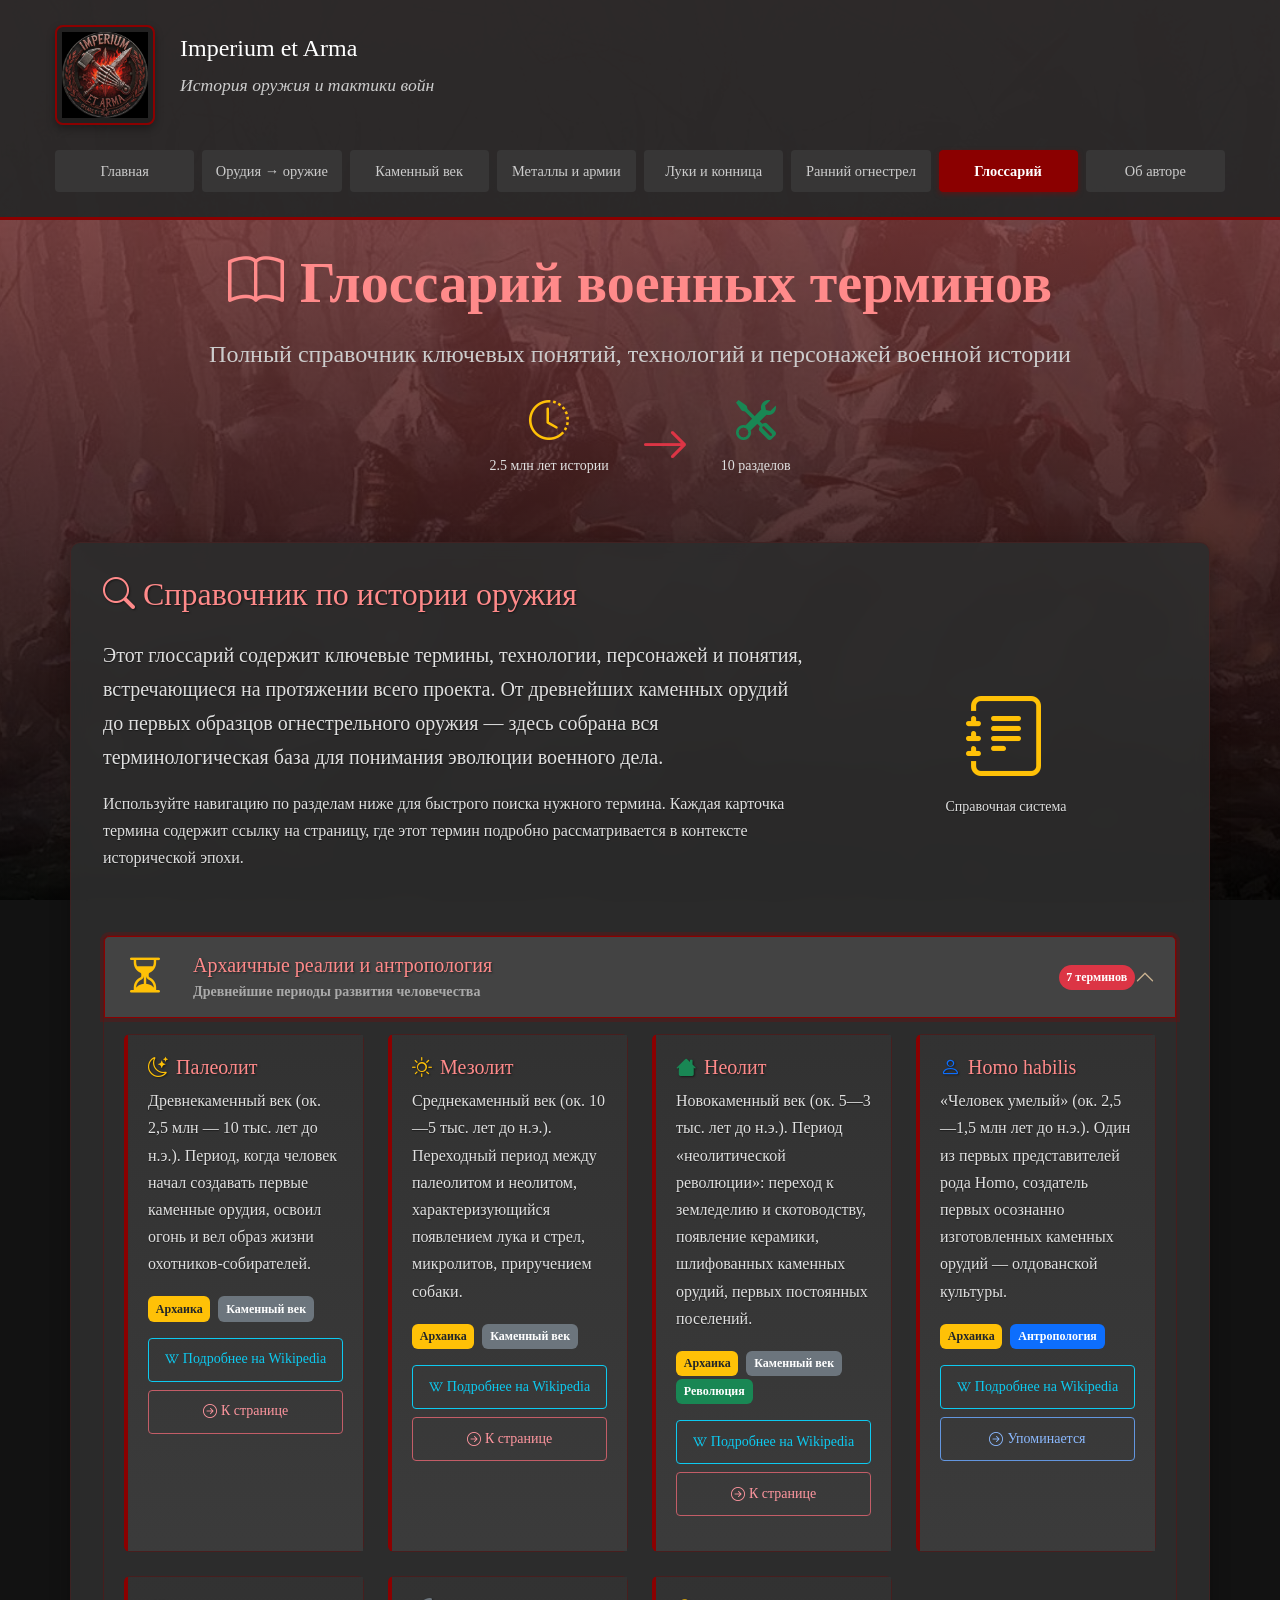
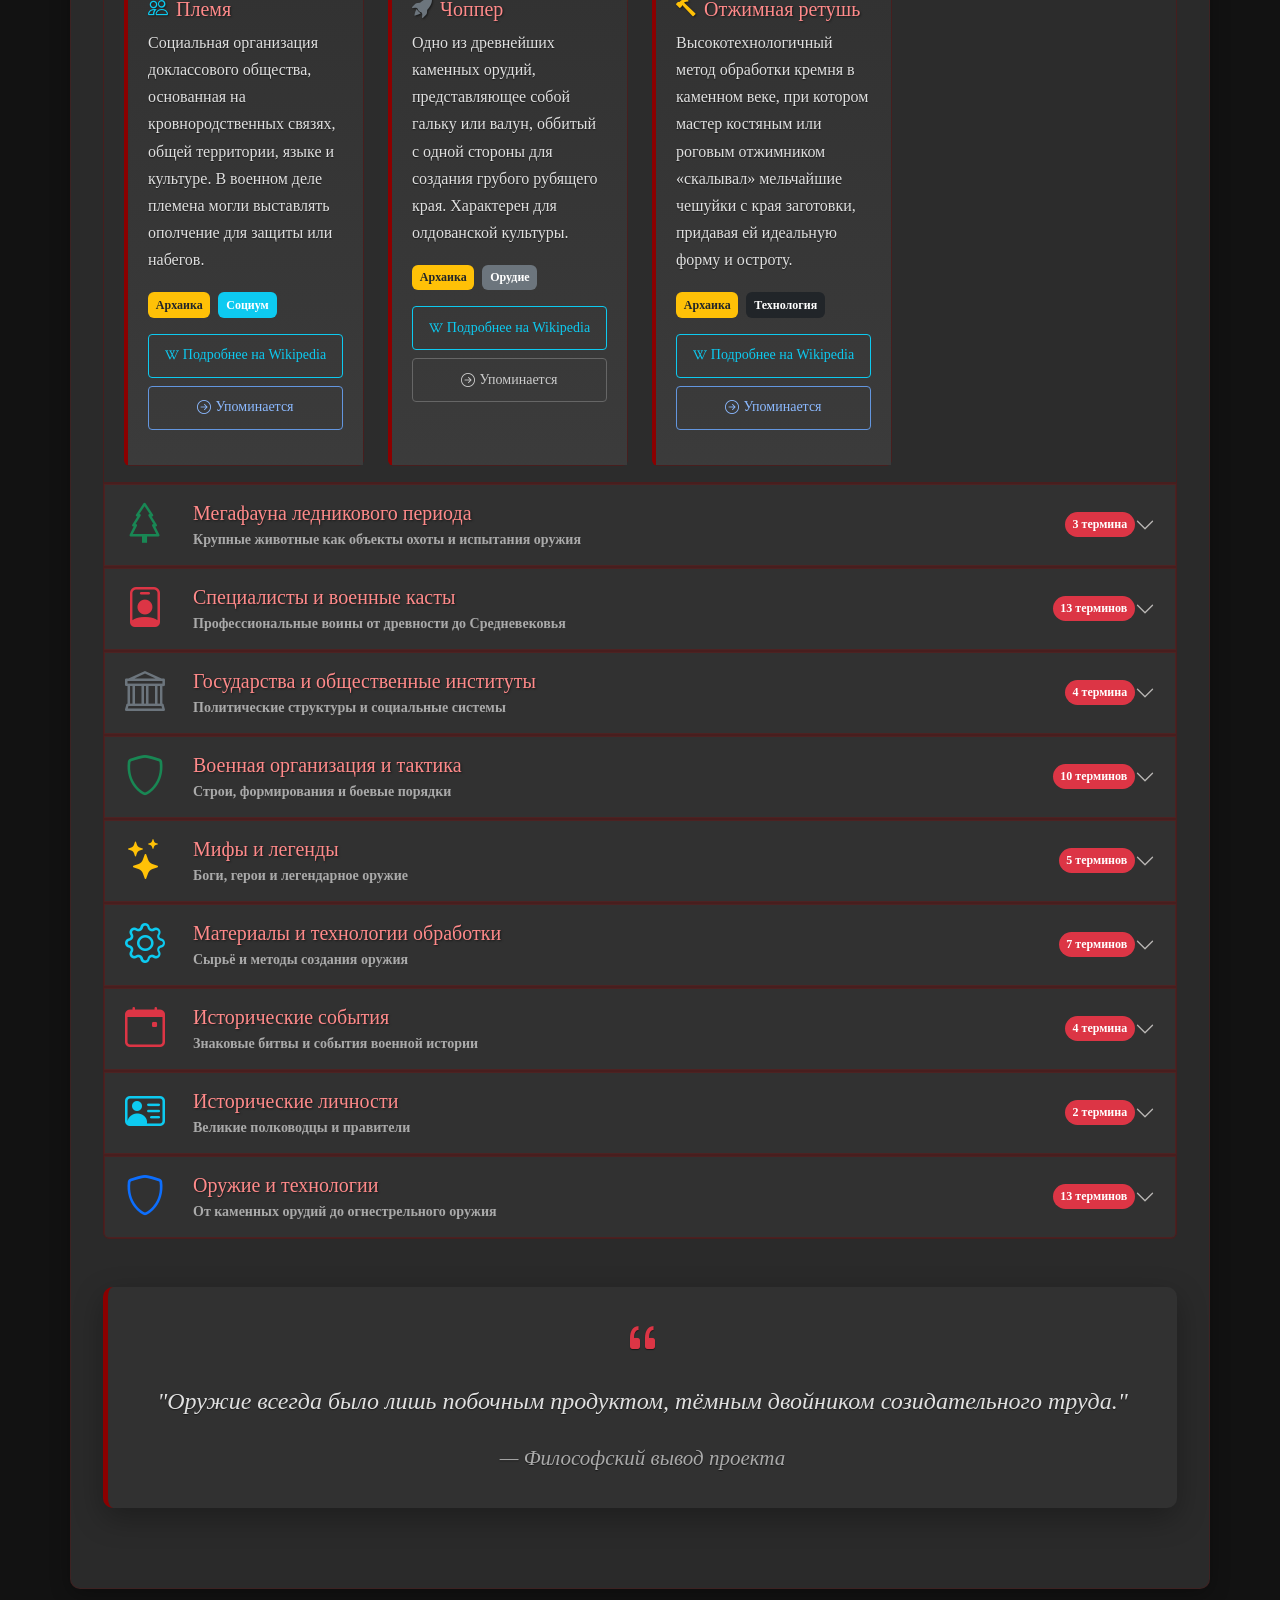
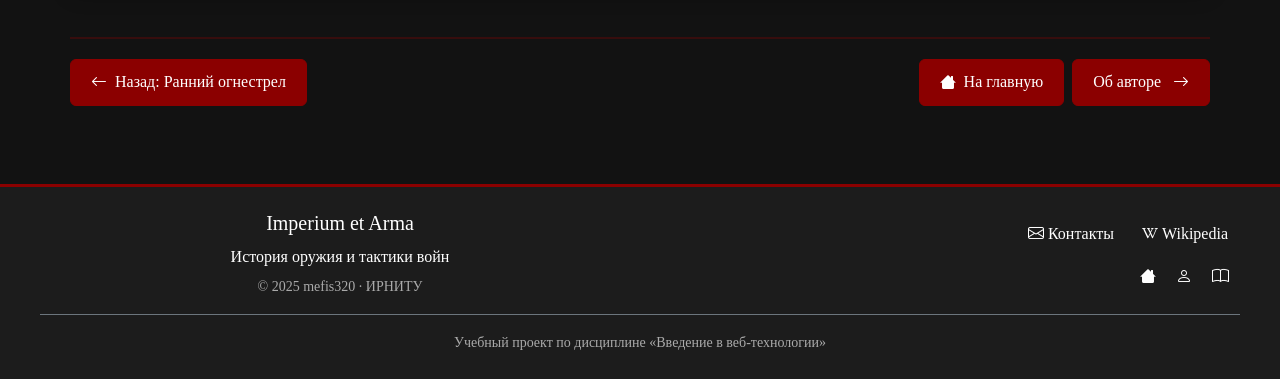
<file: glossary.html>
<!DOCTYPE html>
<html lang="ru"><head>
    <meta charset="UTF-8">
    <meta name="viewport" content="width=device-width, initial-scale=1.0">
    <meta name="description" content="Полный глоссарий военных терминов от палеолита до раннего огнестрела">
    <meta name="keywords" content="глоссарий, военные термины, оружие, тактика, армия, история, справочник">
    <meta name="author" content="mefis320">
    <title>Глоссарий военных терминов — Imperium et Arma</title>

    <link rel="apple-touch-icon" sizes="180x180" href="img/apple-touch-icon.png">
    <link rel="icon" type="image/png" sizes="32x32" href="img/favicon-32x32.png">
    <link rel="icon" type="image/png" sizes="16x16" href="img/favicon-16x16.png">
    <link rel="manifest" href="img/site.webmanifest">

    <link href="vendor/bootstrap.min.css" rel="stylesheet">

    <link rel="stylesheet" href="vendor/bootstrap-icons.css">

    <link rel="stylesheet" href="css/style.css?v=20261001-mobile2">
</head>

<body>

<button id="scrollTopBtn" type="button" aria-label="Наверх" hidden="" title="Наверх"><i class="bi bi-chevron-up"></i></button>

<header>
    <div class="container">
        <div class="logo">
            <img src="img/optimized-logo.webp" alt="Логотип Imperium et Arma" decoding="async" width="1052" height="1051">
        </div>

        <div class="header-text">
            <div class="h4">Imperium et Arma</div>
            <p>История оружия и тактики войн</p>
        </div>

        <button class="hamburger" id="hamburgerBtn" type="button" aria-label="Открыть меню" aria-controls="mobileNav" aria-expanded="false">
            <span></span>
            <span></span>
            <span></span>
        </button>

        <nav class="desktop-nav">
            <a href="index.html">Главная</a>
            <a href="tools-to-weapons.html">Орудия → оружие</a>
            <a href="stone-age.html">Каменный век</a>
            <a href="metal-age.html">Металлы и армии</a>
            <a href="bows-and-cavalry.html">Луки и конница</a>
            <a href="early-firearms.html">Ранний огнестрел</a>
            <a href="glossary.html" class="active">Глоссарий</a>
            <a href="about.html">Об авторе</a>
        </nav>
    </div>

</header>
    <div class="mobile-nav" id="mobileNav" role="dialog" aria-modal="true" aria-label="Навигация по сайту" hidden="">
        <button class="mobile-nav-close" type="button" aria-label="Закрыть меню">×</button>
        <div class="mobile-nav-header">
            <div class="mobile-logo">
                <img src="img/optimized-logo.webp" alt="Логотип Imperium et Arma" decoding="async" width="1052" height="1051">
            </div>
            <div class="mobile-nav-title">
                <h4>Imperium et Arma</h4>
                <p>История оружия и тактики войн</p>
            </div>
        </div>

        <div class="mobile-nav-links">
            <a href="index.html"><i class="bi bi-house me-2"></i>Главная</a>
            <a href="tools-to-weapons.html"><i class="bi bi-tools me-2"></i>Орудия → оружие</a>
            <a href="stone-age.html"><i class="bi bi-rocket me-2"></i>Каменный век</a>
            <a href="metal-age.html"><i class="bi bi-gear me-2"></i>Металлы и армии</a>
            <a href="bows-and-cavalry.html"><i class="bi bi-bullseye me-2"></i>Луки и конница</a>
            <a href="early-firearms.html"><i class="bi bi-fire me-2"></i>Ранний огнестрел</a>
            <a href="glossary.html" class="active"><i class="bi bi-book me-2"></i>Глоссарий</a>
            <a href="about.html"><i class="bi bi-person me-2"></i>Об авторе</a>
        </div>
    </div>

<main class="container py-4">

<div class="text-center mb-5 page-hero">
    <h1 class="display-4 fw-bold mb-3" style="color: #ff8a8a;">
        <i class="bi bi-book me-3"></i>Глоссарий военных терминов
    </h1>
    <p class="lead fs-4" style="color: #cccccc;">
        Полный справочник ключевых понятий, технологий и персонажей военной истории
    </p>
    <div class="d-flex flex-wrap justify-content-center align-items-center mt-4">
        <div class="mx-3 text-center">
            <i class="bi bi-clock-history display-6 text-warning"></i>
            <p class="mt-2 small">2.5 млн лет истории</p>
        </div>
        <div class="mx-3">
            <i class="bi bi-arrow-right display-5 text-danger"></i>
        </div>
        <div class="mx-3 text-center">
            <i class="bi bi-tools display-6 text-success"></i>
            <p class="mt-2 small">10 разделов</p>
        </div>
    </div>
</div>

<article class="content-box">

    <section class="mb-5">
        <h2 class="mb-4" style="color: #ff8a8a;">
            <i class="bi bi-search me-2"></i>Справочник по истории оружия
        </h2>

        <div class="row align-items-center mb-4">
            <div class="col-lg-8">
                <p class="fs-5">
                    Этот глоссарий содержит ключевые термины, технологии, персонажей и понятия,
                    встречающиеся на протяжении всего проекта. От древнейших каменных орудий
                    до первых образцов огнестрельного оружия — здесь собрана вся терминологическая
                    база для понимания эволюции военного дела.
                </p>

                <p>
                    Используйте навигацию по разделам ниже для быстрого поиска нужного термина.
                    Каждая карточка термина содержит ссылку на страницу, где этот термин
                    подробно рассматривается в контексте исторической эпохи.
                </p>
            </div>
            <div class="col-lg-4">
                <div class="text-center">
                    <i class="bi bi-journal-text display-1 text-warning"></i>
                    <p class="small mt-2">Справочная система</p>
                </div>
            </div>
        </div>
    </section>

    <div class="accordion glossary-accordion mb-5" id="glossaryAccordion">

        <div class="accordion-item">
            <h2 class="accordion-header">
                <button class="accordion-button" type="button" data-bs-toggle="collapse" data-bs-target="#collapseArchaeology">
                    <div class="d-flex w-100 align-items-center">
                        <i class="bi bi-hourglass-split me-3 display-6 text-warning"></i>
                        <div class="flex-grow-1 text-start">
                            <h5 class="mb-1">Архаичные реалии и антропология</h5>
                            <small class="text-muted">Древнейшие периоды развития человечества</small>
                        </div>
                        <span class="badge bg-danger rounded-pill">7 терминов</span>
                    </div>
                </button>
            </h2>
            <div id="collapseArchaeology" class="accordion-collapse collapse show" data-bs-parent="#glossaryAccordion">
                <div class="accordion-body">

                    <div class="row row-cols-1 row-cols-md-2 row-cols-lg-3 row-cols-xl-4 g-4">

                        <div class="col">
                            <div class="card glossary-term-card h-100" id="paleolithic">
                                <div class="card-body">
                                    <h5 class="card-title">
                                        <i class="bi bi-moon-stars me-2 text-warning"></i>Палеолит

                                    </h5>
                                    <p class="card-text">
                                        Древнекаменный век (ок. 2,5 млн — 10 тыс. лет до н.э.).
                                        Период, когда человек начал создавать первые каменные орудия,
                                        освоил огонь и вел образ жизни охотников-собирателей.
                                    </p>
                                    <div class="mt-3">
                                        <span class="badge bg-warning text-dark me-1">Архаика</span>
                                        <span class="badge bg-secondary me-1">Каменный век</span>
                                    </div>
                                    <div class="mt-3">
                                        <a href="https://ru.wikipedia.org/wiki/%D0%9F%D0%B0%D0%BB%D0%B5%D0%BE%D0%BB%D0%B8%D1%82" target="_blank" rel="noopener noreferrer" class="btn btn-sm btn-outline-info w-100 mb-2">
                                            <i class="bi bi-wikipedia me-1"></i>Подробнее на Wikipedia
                                        </a>
                                        <a href="tools-to-weapons.html" class="btn btn-sm btn-outline-danger w-100">
                                            <i class="bi bi-arrow-right-circle me-1"></i>К странице
                                        </a>
                                    </div>
                                </div>
                            </div>
                        </div>

                        <div class="col">
                            <div class="card glossary-term-card h-100" id="mesolithic">
                                <div class="card-body">
                                    <h5 class="card-title">
                                        <i class="bi bi-sun me-2 text-warning"></i>Мезолит

                                    </h5>
                                    <p class="card-text">
                                        Среднекаменный век (ок. 10—5 тыс. лет до н.э.).
                                        Переходный период между палеолитом и неолитом,
                                        характеризующийся появлением лука и стрел, микролитов,
                                        приручением собаки.
                                    </p>
                                    <div class="mt-3">
                                        <span class="badge bg-warning text-dark me-1">Архаика</span>
                                        <span class="badge bg-secondary me-1">Каменный век</span>
                                    </div>
                                    <div class="mt-3">
                                        <a href="https://ru.wikipedia.org/wiki/%D0%9C%D0%B5%D0%B7%D0%BE%D0%BB%D0%B8%D1%82" target="_blank" rel="noopener noreferrer" class="btn btn-sm btn-outline-info w-100 mb-2">
                                            <i class="bi bi-wikipedia me-1"></i>Подробнее на Wikipedia
                                        </a>
                                        <a href="tools-to-weapons.html" class="btn btn-sm btn-outline-danger w-100">
                                            <i class="bi bi-arrow-right-circle me-1"></i>К странице
                                        </a>
                                    </div>
                                </div>
                            </div>
                        </div>

                        <div class="col">
                            <div class="card glossary-term-card h-100" id="neolithic">
                                <div class="card-body">
                                    <h5 class="card-title">
                                        <i class="bi bi-house me-2 text-success"></i>Неолит

                                    </h5>
                                    <p class="card-text">
                                        Новокаменный век (ок. 5—3 тыс. лет до н.э.).
                                        Период «неолитической революции»: переход к земледелию
                                        и скотоводству, появление керамики, шлифованных каменных орудий,
                                        первых постоянных поселений.
                                    </p>
                                    <div class="mt-3">
                                        <span class="badge bg-warning text-dark me-1">Архаика</span>
                                        <span class="badge bg-secondary me-1">Каменный век</span>
                                        <span class="badge bg-success me-1">Революция</span>
                                    </div>
                                    <div class="mt-3">
                                        <a href="https://ru.wikipedia.org/wiki/%D0%9D%D0%B5%D0%BE%D0%BB%D0%B8%D1%82" target="_blank" rel="noopener noreferrer" class="btn btn-sm btn-outline-info w-100 mb-2">
                                            <i class="bi bi-wikipedia me-1"></i>Подробнее на Wikipedia
                                        </a>
                                        <a href="tools-to-weapons.html" class="btn btn-sm btn-outline-danger w-100">
                                            <i class="bi bi-arrow-right-circle me-1"></i>К странице
                                        </a>
                                    </div>
                                </div>
                            </div>
                        </div>

                        <div class="col">
                            <div class="card glossary-term-card h-100" id="homo-habilis">
                                <div class="card-body">
                                    <h5 class="card-title">
                                        <i class="bi bi-person me-2 text-primary"></i>Homo habilis

                                    </h5>
                                    <p class="card-text">
                                        «Человек умелый» (ок. 2,5—1,5 млн лет до н.э.).
                                        Один из первых представителей рода Homo, создатель первых
                                        осознанно изготовленных каменных орудий — олдованской культуры.
                                    </p>
                                    <div class="mt-3">
                                        <span class="badge bg-warning text-dark me-1">Архаика</span>
                                        <span class="badge bg-primary me-1">Антропология</span>
                                    </div>
                                    <div class="mt-3">
                                        <a href="https://ru.wikipedia.org/wiki/%D0%A7%D0%B5%D0%BB%D0%BE%D0%B2%D0%B5%D0%BA_%D1%83%D0%BC%D0%B5%D0%BB%D1%8B%D0%B9" target="_blank" rel="noopener noreferrer" class="btn btn-sm btn-outline-info w-100 mb-2">
                                            <i class="bi bi-wikipedia me-1"></i>Подробнее на Wikipedia
                                        </a>
                                        <a href="tools-to-weapons.html" class="btn btn-sm btn-outline-primary w-100">
                                            <i class="bi bi-arrow-right-circle me-1"></i>Упоминается
                                        </a>
                                    </div>
                                </div>
                            </div>
                        </div>

                        <div class="col">
                            <div class="card glossary-term-card h-100" id="tribe">
                                <div class="card-body">
                                    <h5 class="card-title">
                                        <i class="bi bi-people me-2 text-info"></i>Племя

                                    </h5>
                                    <p class="card-text">
                                        Социальная организация доклассового общества, основанная на кровнородственных связях,
                                        общей территории, языке и культуре. В военном деле племена могли выставлять ополчение
                                        для защиты или набегов.
                                    </p>
                                    <div class="mt-3">
                                        <span class="badge bg-warning text-dark me-1">Архаика</span>
                                        <span class="badge bg-info me-1">Социум</span>
                                    </div>
                                    <div class="mt-3">
                                        <a href="https://ru.wikipedia.org/wiki/%D0%9F%D0%BB%D0%B5%D0%BC%D1%8F" target="_blank" rel="noopener noreferrer" class="btn btn-sm btn-outline-info w-100 mb-2">
                                            <i class="bi bi-wikipedia me-1"></i>Подробнее на Wikipedia
                                        </a>
                                        <a href="tools-to-weapons.html" class="btn btn-sm btn-outline-primary w-100">
                                            <i class="bi bi-arrow-right-circle me-1"></i>Упоминается
                                        </a>
                                    </div>
                                </div>
                            </div>
                        </div>

                        <div class="col">
                            <div class="card glossary-term-card h-100" id="chopper">
                                <div class="card-body">
                                    <h5 class="card-title">
                                        <i class="bi bi-rocket-takeoff me-2 text-secondary"></i>Чоппер

                                    </h5>
                                    <p class="card-text">
                                        Одно из древнейших каменных орудий, представляющее собой гальку или валун,
                                        оббитый с одной стороны для создания грубого рубящего края. Характерен для олдованской культуры.
                                    </p>
                                    <div class="mt-3">
                                        <span class="badge bg-warning text-dark me-1">Архаика</span>
                                        <span class="badge bg-secondary me-1">Орудие</span>
                                    </div>
                                    <div class="mt-3">
                                        <a href="https://ru.wikipedia.org/wiki/%D0%A7%D0%BE%D0%BF%D0%BF%D0%B5%D1%80_(%D0%B0%D1%80%D1%85%D0%B5%D0%BE%D0%BB%D0%BE%D0%B3%D0%B8%D1%8F)" target="_blank" rel="noopener noreferrer" class="btn btn-sm btn-outline-info w-100 mb-2">
                                            <i class="bi bi-wikipedia me-1"></i>Подробнее на Wikipedia
                                        </a>
                                        <a href="tools-to-weapons.html" class="btn btn-sm btn-outline-secondary w-100">
                                            <i class="bi bi-arrow-right-circle me-1"></i>Упоминается
                                        </a>
                                    </div>
                                </div>
                            </div>
                        </div>

                        <div class="col">
                            <div class="card glossary-term-card h-100" id="pressure-flaking">
                                <div class="card-body">
                                    <h5 class="card-title">
                                        <i class="bi bi-hammer me-2 text-warning"></i>Отжимная ретушь

                                    </h5>
                                    <p class="card-text">
                                        Высокотехнологичный метод обработки кремня в каменном веке, при котором мастер костяным
                                        или роговым отжимником «скалывал» мельчайшие чешуйки с края заготовки, придавая ей идеальную форму и остроту.
                                    </p>
                                    <div class="mt-3">
                                        <span class="badge bg-warning text-dark me-1">Архаика</span>
                                        <span class="badge bg-dark me-1">Технология</span>
                                    </div>
                                    <div class="mt-3">
                                        <a href="https://ru.wikipedia.org/wiki/%D0%9A%D0%B0%D0%BC%D0%B5%D0%BD%D0%BD%D0%B0%D1%8F_%D0%B8%D0%BD%D0%B4%D1%83%D1%81%D1%82%D1%80%D0%B8%D1%8F" target="_blank" rel="noopener noreferrer" class="btn btn-sm btn-outline-info w-100 mb-2">
                                            <i class="bi bi-wikipedia me-1"></i>Подробнее на Wikipedia
                                        </a>
                                        <a href="tools-to-weapons.html" class="btn btn-sm btn-outline-primary w-100">
                                            <i class="bi bi-arrow-right-circle me-1"></i>Упоминается
                                        </a>
                                    </div>
                                </div>
                            </div>
                        </div>
                    </div>
                </div>
            </div>
        </div>

        <div class="accordion-item">
            <h2 class="accordion-header">
                <button class="accordion-button collapsed" type="button" data-bs-toggle="collapse" data-bs-target="#collapseAnimals">
                    <div class="d-flex w-100 align-items-center">
                        <i class="bi bi-tree me-3 display-6 text-success"></i>
                        <div class="flex-grow-1 text-start">
                            <h5 class="mb-1">Мегафауна ледникового периода</h5>
                            <small class="text-muted">Крупные животные как объекты охоты и испытания оружия</small>
                        </div>
                        <span class="badge bg-danger rounded-pill">3 термина</span>
                    </div>
                </button>
            </h2>
            <div id="collapseAnimals" class="accordion-collapse collapse" data-bs-parent="#glossaryAccordion">
                <div class="accordion-body">
                    <div class="row row-cols-1 row-cols-md-2 row-cols-lg-3 row-cols-xl-4 g-4">

                        <div class="col">
                            <div class="card glossary-term-card h-100" id="mammoth">
                                <div class="card-body">
                                    <h5 class="card-title">
                                        <i class="bi bi-tree me-1 text-success"></i>Мамонт

                                    </h5>
                                    <p class="card-text">
                                        Крупное млекопитающее семейства слоновых, обитавшее в эпоху плейстоцена.
                                        Охота на мамонтов требовала скоординированных действий группы людей и стала прообразом будущих военных тактик.
                                    </p>
                                    <div class="mt-3">
                                        <span class="badge bg-success me-1">Животное</span>
                                        <span class="badge bg-dark me-1">Мегафауна</span>
                                    </div>
                                    <div class="mt-3">
                                        <a href="https://ru.wikipedia.org/wiki/%D0%9C%D0%B0%D0%BC%D0%BE%D0%BD%D1%82%D1%8B" target="_blank" rel="noopener noreferrer" class="btn btn-sm btn-outline-info w-100 mb-2">
                                            <i class="bi bi-wikipedia me-1"></i>Подробнее на Wikipedia
                                        </a>
                                        <a href="tools-to-weapons.html" class="btn btn-sm btn-outline-success w-100">
                                            <i class="bi bi-arrow-right-circle me-1"></i>Упоминается
                                        </a>
                                    </div>
                                </div>
                            </div>
                        </div>

                        <div class="col">
                            <div class="card glossary-term-card h-100" id="rhinoceros">
                                <div class="card-body">
                                    <h5 class="card-title">
                                        <i class="bi bi-emoji-dizzy me-1 text-secondary"></i>Шерстистый носорог

                                    </h5>
                                    <p class="card-text">
                                        Крупное травоядное млекопитающее ледникового периода, покрытое густой шерстью.
                                        Опасный объект охоты, противостояние которому требовало от древних людей смелости,
                                        координации и эффективного оружия.
                                    </p>
                                    <div class="mt-3">
                                        <span class="badge bg-success me-1">Животное</span>
                                        <span class="badge bg-dark me-1">Мегафауна</span>
                                    </div>
                                    <div class="mt-3">
                                        <a href="https://ru.wikipedia.org/wiki/%D0%A8%D0%B5%D1%80%D1%81%D1%82%D0%B8%D1%81%D1%82%D1%8B%D0%B9_%D0%BD%D0%BE%D1%81%D0%BE%D1%80%D0%BE%D0%B3" target="_blank" rel="noopener noreferrer" class="btn btn-sm btn-outline-info w-100 mb-2">
                                            <i class="bi bi-wikipedia me-1"></i>Подробнее на Wikipedia
                                        </a>
                                        <a href="tools-to-weapons.html" class="btn btn-sm btn-outline-secondary w-100">
                                            <i class="bi bi-arrow-right-circle me-1"></i>Упоминается
                                        </a>
                                    </div>
                                </div>
                            </div>
                        </div>

                        <div class="col">
                            <div class="card glossary-term-card h-100" id="ursus">
                                <div class="card-body">
                                    <h5 class="card-title">
                                        <i class="bi bi-bug me-1 text-warning"></i>Пещерный медведь

                                    </h5>
                                    <p class="card-text">
                                        Крупный представитель медвежьих эпохи плейстоцена. Охота на этого опасного хищника
                                        была испытанием для первобытных охотников и демонстрировала эффективность их оружия и тактик.
                                    </p>
                                    <div class="mt-3">
                                        <span class="badge bg-success me-1">Животное</span>
                                        <span class="badge bg-dark me-1">Мегафауна</span>
                                    </div>
                                    <div class="mt-3">
                                        <a href="https://ru.wikipedia.org/wiki/%D0%9F%D0%B5%D1%89%D0%B5%D1%80%D0%BD%D1%8B%D0%B9_%D0%BC%D0%B5%D0%B4%D0%B2%D0%B5%D0%B4%D1%8C" target="_blank" rel="noopener noreferrer" class="btn btn-sm btn-outline-info w-100 mb-2">
                                            <i class="bi bi-wikipedia me-1"></i>Подробнее на Wikipedia
                                        </a>
                                        <a href="tools-to-weapons.html" class="btn btn-sm btn-outline-warning w-100">
                                            <i class="bi bi-arrow-right-circle me-1"></i>Упоминается
                                        </a>
                                    </div>
                                </div>
                            </div>
                        </div>
                    </div>
                </div>
            </div>
        </div>

        <div class="accordion-item">
            <h2 class="accordion-header">
                <button class="accordion-button collapsed" type="button" data-bs-toggle="collapse" data-bs-target="#collapseSpecialists">
                    <div class="d-flex w-100 align-items-center">
                        <i class="bi bi-person-badge me-3 display-6 text-danger"></i>
                        <div class="flex-grow-1 text-start">
                            <h5 class="mb-1">Специалисты и военные касты</h5>
                            <small class="text-muted">Профессиональные воины от древности до Средневековья</small>
                        </div>
                        <span class="badge bg-danger rounded-pill">13 терминов</span>
                    </div>
                </button>
            </h2>
            <div id="collapseSpecialists" class="accordion-collapse collapse" data-bs-parent="#glossaryAccordion">
                <div class="accordion-body">
                    <div class="row row-cols-1 row-cols-md-2 row-cols-lg-3 row-cols-xl-4 g-4">

                        <div class="col">
                            <div class="card glossary-term-card h-100" id="blacksmith">
                                <div class="card-body">
                                    <h5 class="card-title">
                                        <i class="bi bi-hammer me-1 text-secondary"></i>Кузнец

                                    </h5>
                                    <p class="card-text">
                                        Мастер по обработке металлов. В древности кузнец обладал почти сакральным статусом,
                                        владея тайной превращения руды в оружие. В мифах часто предстает как бог или полубог (Гефест, Велунд).
                                    </p>
                                    <div class="mt-3">
                                        <span class="badge bg-secondary me-1">Специалист</span>
                                        <span class="badge bg-warning text-dark me-1">Ремесло</span>
                                    </div>
                                    <div class="mt-3">
                                        <a href="https://ru.wikipedia.org/wiki/%D0%9A%D1%83%D0%B7%D0%BD%D0%B5%D1%86" target="_blank" rel="noopener noreferrer" class="btn btn-sm btn-outline-info w-100 mb-2">
                                            <i class="bi bi-wikipedia me-1"></i>Подробнее на Wikipedia
                                        </a>
                                        <a href="metal-age.html" class="btn btn-sm btn-outline-secondary w-100">
                                            <i class="bi bi-arrow-right-circle me-1"></i>Упоминается
                                        </a>
                                    </div>
                                </div>
                            </div>
                        </div>

                        <div class="col">
                            <div class="card glossary-term-card h-100" id="warrior">
                                <div class="card-body">
                                    <h5 class="card-title">
                                        <i class="bi bi-shield me-1 text-danger"></i>Воин

                                    </h5>
                                    <p class="card-text">
                                        Человек, чьей основной социальной функцией является участие в боевых действиях.
                                        С появлением металлического оружия выделился в отдельную профессиональную касту со своим статусом,
                                        тренировками и кодексом чести.
                                    </p>
                                    <div class="mt-3">
                                        <span class="badge bg-danger me-1">Воин</span>
                                        <span class="badge bg-dark me-1">Профессия</span>
                                    </div>
                                    <div class="mt-3">
                                        <a href="https://ru.wikipedia.org/wiki/%D0%92%D0%BE%D0%B8%D0%BD" target="_blank" rel="noopener noreferrer" class="btn btn-sm btn-outline-info w-100 mb-2">
                                            <i class="bi bi-wikipedia me-1"></i>Подробнее на Wikipedia
                                        </a>
                                        <a href="metal-age.html" class="btn btn-sm btn-outline-danger w-100">
                                            <i class="bi bi-arrow-right-circle me-1"></i>Упоминается
                                        </a>
                                    </div>
                                </div>
                            </div>
                        </div>

                        <div class="col">
                            <div class="card glossary-term-card h-100" id="warband">
                                <div class="card-body">
                                    <h5 class="card-title">
                                        <i class="bi bi-people me-1 text-info"></i>Дружина

                                    </h5>
                                    <p class="card-text">
                                        Лично преданное военное формирование при вожде или правителе. Зародыш регулярной армии,
                                        состоящий из профессиональных воинов, чья лояльность обеспечивалась распределением добычи и привилегий.
                                    </p>
                                    <div class="mt-3">
                                        <span class="badge bg-danger me-1">Воин</span>
                                        <span class="badge bg-info me-1">Формирование</span>
                                    </div>
                                    <div class="mt-3">
                                        <a href="https://ru.wikipedia.org/wiki/%D0%94%D1%80%D1%83%D0%B6%D0%B8%D0%BD%D0%B0" target="_blank" rel="noopener noreferrer" class="btn btn-sm btn-outline-info w-100 mb-2">
                                            <i class="bi bi-wikipedia me-1"></i>Подробнее на Wikipedia
                                        </a>
                                        <a href="metal-age.html" class="btn btn-sm btn-outline-info w-100">
                                            <i class="bi bi-arrow-right-circle me-1"></i>Упоминается
                                        </a>
                                    </div>
                                </div>
                            </div>
                        </div>

                        <div class="col">
                            <div class="card glossary-term-card h-100" id="knight">
                                <div class="card-body">
                                    <h5 class="card-title">
                                        <i class="bi bi-shield-check me-1 text-warning"></i>Рыцарь

                                    </h5>
                                    <p class="card-text">
                                        Тяжеловооруженный конный воин европейского Средневековья, символ феодального военного идеала.
                                        Его статус основывался на владении землей (феодом) и несении военной службы сеньору.
                                    </p>
                                    <div class="mt-3">
                                        <span class="badge bg-danger me-1">Воин</span>
                                        <span class="badge bg-warning text-dark me-1">Элита</span>
                                        <span class="badge bg-success me-1">Конница</span>
                                    </div>
                                    <div class="mt-3">
                                        <a href="https://ru.wikipedia.org/wiki/%D0%A0%D1%8B%D1%86%D0%B0%D1%80%D1%8C" target="_blank" rel="noopener noreferrer" class="btn btn-sm btn-outline-info w-100 mb-2">
                                            <i class="bi bi-wikipedia me-1"></i>Подробнее на Wikipedia
                                        </a>
                                        <a href="bows-and-cavalry.html" class="btn btn-sm btn-outline-warning w-100">
                                            <i class="bi bi-arrow-right-circle me-1"></i>Упоминается
                                        </a>
                                    </div>
                                </div>
                            </div>
                        </div>

                        <div class="col">
                            <div class="card glossary-term-card h-100" id="archers">
                                <div class="card-body">
                                    <h5 class="card-title">
                                        <i class="bi bi-bullseye me-1 text-success"></i>Лучники

                                    </h5>
                                    <p class="card-text">
                                        Воинская специализация, владеющая луком. В разных культурах лучники могли быть как элитными воинами
                                        (монгольские конные лучники), так и массовыми ополченцами (английские йомены).
                                    </p>
                                    <div class="mt-3">
                                        <span class="badge bg-danger me-1">Воин</span>
                                        <span class="badge bg-success me-1">Специализация</span>
                                    </div>
                                    <div class="mt-3">
                                        <a href="https://ru.wikipedia.org/wiki/%D0%9B%D1%83%D1%87%D0%BD%D0%B8%D0%BA%D0%B8" target="_blank" rel="noopener noreferrer" class="btn btn-sm btn-outline-info w-100 mb-2">
                                            <i class="bi bi-wikipedia me-1"></i>Подробнее на Wikipedia
                                        </a>
                                        <a href="bows-and-cavalry.html" class="btn btn-sm btn-outline-success w-100">
                                            <i class="bi bi-arrow-right-circle me-1"></i>Упоминается
                                        </a>
                                    </div>
                                </div>
                            </div>
                        </div>

                        <div class="col">
                            <div class="card glossary-term-card h-100" id="yeomen">
                                <div class="card-body">
                                    <h5 class="card-title">
                                        <i class="bi bi-arrow-up-right me-1 text-success"></i>Йомены

                                    </h5>
                                    <p class="card-text">
                                        Английские свободные землевладельцы, не принадлежавшие к дворянству.
                                        Из их числа формировались отряды лучников, вооруженных длинными луками,
                                        которые доказали свою эффективность против рыцарской конницы.
                                    </p>
                                    <div class="mt-3">
                                        <span class="badge bg-danger me-1">Воин</span>
                                        <span class="badge bg-success me-1">Лучник</span>
                                    </div>
                                    <div class="mt-3">
                                        <a href="https://ru.wikipedia.org/wiki/%D0%99%D0%BE%D0%BC%D0%B5%D0%BD%D1%8B" target="_blank" rel="noopener noreferrer" class="btn btn-sm btn-outline-info w-100 mb-2">
                                            <i class="bi bi-wikipedia me-1"></i>Подробнее на Wikipedia
                                        </a>
                                        <a href="bows-and-cavalry.html" class="btn btn-sm btn-outline-success w-100">
                                            <i class="bi bi-arrow-right-circle me-1"></i>Упоминается
                                        </a>
                                    </div>
                                </div>
                            </div>
                        </div>

                        <div class="col">
                            <div class="card glossary-term-card h-100" id="cavalry">
                                <div class="card-body">
                                    <h5 class="card-title">
                                        <i class="bi bi-horse me-1 text-primary"></i>Конница

                                    </h5>
                                    <p class="card-text">
                                        Род войск, использующий лошадей для маневра и удара. Прошла путь от легких застрельщиков
                                        до тяжелой рыцарской кавалерии — «танков» Средневековья, чье доминирование было сокрушено
                                        дисциплинированной пехотой и порохом.
                                    </p>
                                    <div class="mt-3">
                                        <span class="badge bg-danger me-1">Воин</span>
                                        <span class="badge bg-primary me-1">Конница</span>
                                    </div>
                                    <div class="mt-3">
                                        <a href="https://ru.wikipedia.org/wiki/%D0%9A%D0%B0%D0%B2%D0%B0%D0%BB%D0%B5%D1%80%D0%B8%D1%8F" target="_blank" rel="noopener noreferrer" class="btn btn-sm btn-outline-info w-100 mb-2">
                                            <i class="bi bi-wikipedia me-1"></i>Подробнее на Wikipedia
                                        </a>
                                        <a href="bows-and-cavalry.html" class="btn btn-sm btn-outline-primary w-100">
                                            <i class="bi bi-arrow-right-circle me-1"></i>Упоминается
                                        </a>
                                    </div>
                                </div>
                            </div>
                        </div>

                        <div class="col">
                            <div class="card glossary-term-card h-100" id="tumen">
                                <div class="card-body">
                                    <h5 class="card-title">
                                        <i class="bi bi-diagram-3 me-1 text-info"></i>Тумен

                                    </h5>
                                    <p class="card-text">
                                        Монгольская военная единица, первоначально состоявшая из 10 000 всадников.
                                        Стал основой монгольской военной организации, сочетавшей жесткую дисциплину с гибкостью и мобильностью.
                                    </p>
                                    <div class="mt-3">
                                        <span class="badge bg-danger me-1">Воин</span>
                                        <span class="badge bg-info me-1">Организация</span>
                                    </div>
                                    <div class="mt-3">
                                        <a href="https://ru.wikipedia.org/wiki/%D0%A2%D1%83%D0%BC%D0%B5%D0%BD" target="_blank" rel="noopener noreferrer" class="btn btn-sm btn-outline-info w-100 mb-2">
                                            <i class="bi bi-wikipedia me-1"></i>Подробнее на Wikipedia
                                        </a>
                                        <a href="bows-and-cavalry.html" class="btn btn-sm btn-outline-info w-100">
                                            <i class="bi bi-arrow-right-circle me-1"></i>Упоминается
                                        </a>
                                    </div>
                                </div>
                            </div>
                        </div>

                        <div class="col">
                            <div class="card glossary-term-card h-100" id="hetairoi">
                                <div class="card-body">
                                    <h5 class="card-title">
                                        <i class="bi bi-star me-1 text-warning"></i>Гетайры

                                    </h5>
                                    <p class="card-text">
                                        Элитная тяжелая конница македонской армии, состоявшая из аристократии.
                                        Выступала в роли «молота» в тактике Александра Македонского, нанося решающий удар во фланг или тыл противника,
                                        скованного фалангой.
                                    </p>
                                    <div class="mt-3">
                                        <span class="badge bg-danger me-1">Воин</span>
                                        <span class="badge bg-primary me-1">Конница</span>
                                        <span class="badge bg-warning text-dark me-1">Элита</span>
                                    </div>
                                    <div class="mt-3">
                                        <a href="https://ru.wikipedia.org/wiki/%D0%93%D0%B5%D1%82%D0%B0%D0%B9%D1%80%D1%8B" target="_blank" rel="noopener noreferrer" class="btn btn-sm btn-outline-info w-100 mb-2">
                                            <i class="bi bi-wikipedia me-1"></i>Подробнее на Wikipedia
                                        </a>
                                        <a href="metal-age.html" class="btn btn-sm btn-outline-primary w-100">
                                            <i class="bi bi-arrow-right-circle me-1"></i>Упоминается
                                        </a>
                                    </div>
                                </div>
                            </div>
                        </div>

                        <div class="col">
                            <div class="card glossary-term-card h-100" id="pikemen">
                                <div class="card-body">
                                    <h5 class="card-title">
                                        <i class="bi bi-arrow-up me-1 text-secondary"></i>Пикинёры

                                    </h5>
                                    <p class="card-text">
                                        Пехотное формирование, вооруженное длинными пиками (4-5 метров). Получили распространение в позднем Средневековье
                                        (швейцарские пикинёры) как эффективное средство противодействия рыцарской кавалерии.
                                    </p>
                                    <div class="mt-3">
                                        <span class="badge bg-danger me-1">Воин</span>
                                        <span class="badge bg-secondary me-1">Пехота</span>
                                    </div>
                                    <div class="mt-3">
                                        <a href="https://ru.wikipedia.org/wiki/%D0%9F%D0%B8%D0%BA%D0%B8%D0%BD%D1%91%D1%80%D1%8B" target="_blank" rel="noopener noreferrer" class="btn btn-sm btn-outline-info w-100 mb-2">
                                            <i class="bi bi-wikipedia me-1"></i>Подробнее на Wikipedia
                                        </a>
                                        <a href="bows-and-cavalry.html" class="btn btn-sm btn-outline-secondary w-100">
                                            <i class="bi bi-arrow-right-circle me-1"></i>Упоминается
                                        </a>
                                    </div>
                                </div>
                            </div>
                        </div>

                        <div class="col">
                            <div class="card glossary-term-card h-100" id="sarissophoroi">
                                <div class="card-body">
                                    <h5 class="card-title">
                                        <i class="bi bi-shield-plus me-1 text-info"></i>Сариссафоры

                                    </h5>
                                    <p class="card-text">
                                        Элитные пехотинцы македонской фаланги, вооружённые сариссой. Их сомкнутый строй создавал непробиваемую стену копий,
                                        что было ключом к тактике Филиппа II и Александра Великого.
                                    </p>
                                    <div class="mt-3">
                                        <span class="badge bg-danger me-1">Воин</span>
                                        <span class="badge bg-info me-1">Пехота</span>
                                        <span class="badge bg-warning text-dark me-1">Элита</span>
                                    </div>
                                    <div class="mt-3">
                                        <a href="https://ru.wikipedia.org/wiki/%D0%A1%D0%B0%D1%80%D0%B8%D1%81%D1%81%D0%BE%D1%84%D0%BE%D1%80" target="_blank" rel="noopener noreferrer" class="btn btn-sm btn-outline-info w-100 mb-2">
                                            <i class="bi bi-wikipedia me-1"></i>Подробнее на Wikipedia
                                        </a>
                                        <a href="metal-age.html" class="btn btn-sm btn-outline-info w-100">
                                            <i class="bi bi-arrow-right-circle me-1"></i>Упоминается
                                        </a>
                                    </div>
                                </div>
                            </div>
                        </div>

                        <div class="col">
                            <div class="card glossary-term-card h-100" id="landsknecht">
                                <div class="card-body">
                                    <h5 class="card-title">
                                        <i class="bi bi-people me-1 text-info"></i>Ландскнехты

                                    </h5>
                                    <p class="card-text">
                                        Немецкие наемные пехотинцы конца XV—XVI веков, вооруженные алебардами, пиками и ранним огнестрельным оружием.
                                        Известны своей дисциплиной, эффективностью и яркой одеждой.
                                    </p>
                                    <div class="mt-3">
                                        <span class="badge bg-danger me-1">Воин</span>
                                        <span class="badge bg-info me-1">Пехота</span>
                                        <span class="badge bg-secondary me-1">Наёмники</span>
                                    </div>
                                    <div class="mt-3">
                                        <a href="https://ru.wikipedia.org/wiki/%D0%9B%D0%B0%D0%BD%D0%B4%D1%81%D0%BA%D0%BD%D0%B5%D1%85%D1%82" target="_blank" rel="noopener noreferrer" class="btn btn-sm btn-outline-info w-100 mb-2">
                                            <i class="bi bi-wikipedia me-1"></i>Подробнее на Wikipedia
                                        </a>
                                        <a href="bows-and-cavalry.html" class="btn btn-sm btn-outline-info w-100">
                                            <i class="bi bi-arrow-right-circle me-1"></i>Упоминается
                                        </a>
                                    </div>
                                </div>
                            </div>
                        </div>

                        <div class="col">
                            <div class="card glossary-term-card h-100" id="mongolian-horse-archer">
                                <div class="card-body">
                                    <h5 class="card-title">
                                        <i class="bi bi-bullseye me-1 text-success"></i>Монгольский конный лучник

                                    </h5>
                                    <p class="card-text">
                                        Идеальный синтез мобильности и дистанционного боя. Врожденное мастерство стрельбы из сложного композитного лука
                                        на полном скаку сделало монголов грозной силой, способной поражать врага, не вступая в ближний бой.
                                    </p>
                                    <div class="mt-3">
                                        <span class="badge bg-danger me-1">Воин</span>
                                        <span class="badge bg-success me-1">Конница</span>
                                        <span class="badge bg-primary me-1">Лучник</span>
                                    </div>
                                    <div class="mt-3">
                                        <a href="https://ru.wikipedia.org/wiki/%D0%9A%D0%BE%D0%BD%D0%BD%D1%8B%D0%B5_%D0%BB%D1%83%D1%87%D0%BD%D0%B8%D0%BA%D0%B8" target="_blank" rel="noopener noreferrer" class="btn btn-sm btn-outline-info w-100 mb-2">
                                            <i class="bi bi-wikipedia me-1"></i>Подробнее на Wikipedia
                                        </a>
                                        <a href="bows-and-cavalry.html" class="btn btn-sm btn-outline-success w-100">
                                            <i class="bi bi-arrow-right-circle me-1"></i>Упоминается
                                        </a>
                                    </div>
                                </div>
                            </div>
                        </div>
                    </div>
                </div>
            </div>
        </div>

        <div class="accordion-item">
            <h2 class="accordion-header">
                <button class="accordion-button collapsed" type="button" data-bs-toggle="collapse" data-bs-target="#collapseState">
                    <div class="d-flex w-100 align-items-center">
                        <i class="bi bi-bank me-3 display-6 text-secondary"></i>
                        <div class="flex-grow-1 text-start">
                            <h5 class="mb-1">Государства и общественные институты</h5>
                            <small class="text-muted">Политические структуры и социальные системы</small>
                        </div>
                        <span class="badge bg-danger rounded-pill">4 термина</span>
                    </div>
                </button>
            </h2>
            <div id="collapseState" class="accordion-collapse collapse" data-bs-parent="#glossaryAccordion">
                <div class="accordion-body">
                    <div class="row row-cols-1 row-cols-md-2 row-cols-lg-3 row-cols-xl-4 g-4">

                        <div class="col">
                            <div class="card glossary-term-card h-100" id="macedonia">
                                <div class="card-body">
                                    <h5 class="card-title">
                                        <i class="bi bi-globe me-1 text-primary"></i>Македония

                                    </h5>
                                    <p class="card-text">
                                        Древнее государство на Балканском полуострове, достигшее могущества при Филиппе II и Александре Великом.
                                        Македонская армия стала образцом военной организации, сочетая тяжелую пехоту (фалангу) и ударную конницу.
                                    </p>
                                    <div class="mt-3">
                                        <span class="badge bg-secondary me-1">Государство</span>
                                        <span class="badge bg-primary me-1">Империя</span>
                                    </div>
                                    <div class="mt-3">
                                        <a href="https://ru.wikipedia.org/wiki/%D0%94%D1%80%D0%B5%D0%B2%D0%BD%D1%8F%D1%8F_%D0%9C%D0%B0%D0%BA%D0%B5%D0%B4%D0%BE%D0%BD%D0%B8%D1%8F" target="_blank" rel="noopener noreferrer" class="btn btn-sm btn-outline-info w-100 mb-2">
                                            <i class="bi bi-wikipedia me-1"></i>Подробнее на Wikipedia
                                        </a>
                                        <a href="metal-age.html" class="btn btn-sm btn-outline-primary w-100">
                                            <i class="bi bi-arrow-right-circle me-1"></i>Упоминается
                                        </a>
                                    </div>
                                </div>
                            </div>
                        </div>

                        <div class="col">
                            <div class="card glossary-term-card h-100" id="fief">
                                <div class="card-body">
                                    <h5 class="card-title">
                                        <i class="bi bi-house-door me-1 text-success"></i>Феод

                                    </h5>
                                    <p class="card-text">
                                        Земельное владение, пожалованное сеньором вассалу на условиях несения военной службы.
                                        Экономическая основа феодализма и рыцарства — земля давала ресурсы для содержания боевого коня, доспехов и оружия.
                                    </p>
                                    <div class="mt-3">
                                        <span class="badge bg-secondary me-1">Государство</span>
                                        <span class="badge bg-success me-1">Земля</span>
                                    </div>
                                    <div class="mt-3">
                                        <a href="https://ru.wikipedia.org/wiki/%D0%A4%D0%B5%D0%BE%D0%B4" target="_blank" rel="noopener noreferrer" class="btn btn-sm btn-outline-info w-100 mb-2">
                                            <i class="bi bi-wikipedia me-1"></i>Подробнее на Wikipedia
                                        </a>
                                        <a href="bows-and-cavalry.html" class="btn btn-sm btn-outline-success w-100">
                                            <i class="bi bi-arrow-right-circle me-1"></i>Упоминается
                                        </a>
                                    </div>
                                </div>
                            </div>
                        </div>

                        <div class="col">
                            <div class="card glossary-term-card h-100" id="feudal-contract">
                                <div class="card-body">
                                    <h5 class="card-title">
                                        <i class="bi bi-file-text me-1 text-info"></i>Феодальный договор

                                    </h5>
                                    <p class="card-text">
                                        Система взаимных обязательств между сеньором и вассалом: земля в обмен на военную службу.
                                        Эта система закрепила монополию на тяжелую конницу за аристократией и стала основой средневековой военной организации.
                                    </p>
                                    <div class="mt-3">
                                        <span class="badge bg-secondary me-1">Государство</span>
                                        <span class="badge bg-info me-1">Договор</span>
                                    </div>
                                    <div class="mt-3">
                                        <a href="https://ru.wikipedia.org/wiki/%D0%A4%D0%B5%D0%BE%D0%B4%D0%B0%D0%BB%D0%B8%D0%B7%D0%BC" target="_blank" rel="noopener noreferrer" class="btn btn-sm btn-outline-info w-100 mb-2">
                                            <i class="bi bi-wikipedia me-1"></i>Подробнее на Wikipedia
                                        </a>
                                        <a href="bows-and-cavalry.html" class="btn btn-sm btn-outline-info w-100">
                                            <i class="bi bi-arrow-right-circle me-1"></i>Упоминается
                                        </a>
                                    </div>
                                </div>
                            </div>
                        </div>

                        <div class="col">
                            <div class="card glossary-term-card h-100" id="leviathan">
                                <div class="card-body">
                                    <h5 class="card-title">
                                        <i class="bi bi-building me-1 text-dark"></i>Левиафан

                                    </h5>
                                    <p class="card-text">
                                        Метафора централизованного государства, обладающего монополией на легитимное насилие.
                                        В контексте военной истории — система, способная содержать регулярные армии, военную промышленность и бюрократический аппарат.
                                    </p>
                                    <div class="mt-3">
                                        <span class="badge bg-secondary me-1">Государство</span>
                                        <span class="badge bg-dark me-1">Теория</span>
                                    </div>
                                    <div class="mt-3">
                                        <a href="early-firearms.html" class="btn btn-sm btn-outline-dark w-100">
                                            <i class="bi bi-arrow-right-circle me-1"></i>Упоминается
                                        </a>
                                    </div>
                                </div>
                            </div>
                        </div>
                    </div>
                </div>
            </div>
        </div>

        <div class="accordion-item">
            <h2 class="accordion-header">
                <button class="accordion-button collapsed" type="button" data-bs-toggle="collapse" data-bs-target="#collapseMilitary">
                    <div class="d-flex w-100 align-items-center">
                        <i class="bi bi-shield me-3 display-6 text-success"></i>
                        <div class="flex-grow-1 text-start">
                            <h5 class="mb-1">Военная организация и тактика</h5>
                            <small class="text-muted">Строи, формирования и боевые порядки</small>
                        </div>
                        <span class="badge bg-danger rounded-pill">10 терминов</span>
                    </div>
                </button>
            </h2>
            <div id="collapseMilitary" class="accordion-collapse collapse" data-bs-parent="#glossaryAccordion">
                <div class="accordion-body">
                    <div class="row row-cols-1 row-cols-md-2 row-cols-lg-3 row-cols-xl-4 g-4">

                        <div class="col">
                            <div class="card glossary-term-card h-100" id="regular-army">
                                <div class="card-body">
                                    <h5 class="card-title">
                                        <i class="bi bi-flag me-1 text-primary"></i>Регулярная армия

                                    </h5>
                                    <p class="card-text">
                                        Постоянное войско, содержащееся государством, имеющее единую организацию, вооружение, обучение и устав.
                                        Зародилась с появлением огнестрельного оружия, требовавшего дисциплины и единообразия действий.
                                    </p>
                                    <div class="mt-3">
                                        <span class="badge bg-success me-1">Тактика</span>
                                        <span class="badge bg-primary me-1">Организация</span>
                                    </div>
                                    <div class="mt-3">
                                        <a href="https://ru.wikipedia.org/wiki/%D0%90%D1%80%D0%BC%D0%B8%D1%8F" target="_blank" rel="noopener noreferrer" class="btn btn-sm btn-outline-info w-100 mb-2">
                                            <i class="bi bi-wikipedia me-1"></i>Подробнее на Wikipedia
                                        </a>
                                        <a href="metal-age.html" class="btn btn-sm btn-outline-primary w-100">
                                            <i class="bi bi-arrow-right-circle me-1"></i>Упоминается
                                        </a>
                                    </div>
                                </div>
                            </div>
                        </div>

                        <div class="col">
                            <div class="card glossary-term-card h-100" id="legion">
                                <div class="card-body">
                                    <h5 class="card-title">
                                        <i class="bi bi-building me-1 text-info"></i>Легион

                                    </h5>
                                    <p class="card-text">
                                        Основная организационная единица римской армии, обычно состоявшая из 4-6 тысяч человек.
                                        Сочетал тяжелую пехоту с вспомогательными войсками и был образцом военной дисциплины и тактической гибкости.
                                    </p>
                                    <div class="mt-3">
                                        <span class="badge bg-success me-1">Тактика</span>
                                        <span class="badge bg-info me-1">Рим</span>
                                        <span class="badge bg-warning text-dark me-1">Античность</span>
                                    </div>
                                    <div class="mt-3">
                                        <a href="https://ru.wikipedia.org/wiki/%D0%A0%D0%B8%D0%BC%D1%81%D0%BA%D0%B8%D0%B9_%D0%BB%D0%B5%D0%B3%D0%B8%D0%BE%D0%BD" target="_blank" rel="noopener noreferrer" class="btn btn-sm btn-outline-info w-100 mb-2">
                                            <i class="bi bi-wikipedia me-1"></i>Подробнее на Wikipedia
                                        </a>
                                        <a href="metal-age.html" class="btn btn-sm btn-outline-info w-100">
                                            <i class="bi bi-arrow-right-circle me-1"></i>Упоминается
                                        </a>
                                    </div>
                                </div>
                            </div>
                        </div>

                        <div class="col">
                            <div class="card glossary-term-card h-100" id="phalanx">
                                <div class="card-body">
                                    <h5 class="card-title">
                                        <i class="bi bi-grid-3x3 me-1 text-warning"></i>Фаланга

                                    </h5>
                                    <p class="card-text">
                                        Плотный и глубокий боевой строй пехоты, вооруженной копьями или сариссами.
                                        Символ античной войны, где индивидуальная сила воина была подчинена единству всего коллектива.
                                    </p>
                                    <div class="mt-3">
                                        <span class="badge bg-success me-1">Тактика</span>
                                        <span class="badge bg-warning text-dark me-1">Античность</span>
                                        <span class="badge bg-info me-1">Пехота</span>
                                    </div>
                                    <div class="mt-3">
                                        <a href="https://ru.wikipedia.org/wiki/%D0%A4%D0%B0%D0%BB%D0%B0%D0%BD%D0%B3%D0%B0_(%D1%81%D1%82%D1%80%D0%BE%D0%B9)" target="_blank" rel="noopener noreferrer" class="btn btn-sm btn-outline-info w-100 mb-2">
                                            <i class="bi bi-wikipedia me-1"></i>Подробнее на Wikipedia
                                        </a>
                                        <a href="metal-age.html" class="btn btn-sm btn-outline-warning w-100">
                                            <i class="bi bi-arrow-right-circle me-1"></i>Упоминается
                                        </a>
                                    </div>
                                </div>
                            </div>
                        </div>

                        <div class="col">
                            <div class="card glossary-term-card h-100" id="mongolian-tactic">
                                <div class="card-body">
                                    <h5 class="card-title">
                                        <i class="bi bi-arrow-return-right me-1 text-success"></i>Монгольская тактика отхода

                                    </h5>
                                    <p class="card-text">
                                        Классический прием монгольской военной тактики — притворное бегство с целью заманить преследующего противника
                                        в заранее подготовленную засаду или под удар резервных сил.
                                    </p>
                                    <div class="mt-3">
                                        <span class="badge bg-success me-1">Тактика</span>
                                        <span class="badge bg-danger me-1">Хитрость</span>
                                    </div>
                                    <div class="mt-3">
                                        <a href="https://ru.wikipedia.org/wiki/%D0%9C%D0%BE%D0%BD%D0%B3%D0%BE%D0%BB%D1%8C%D1%81%D0%BA%D0%B8%D0%B5_%D0%B7%D0%B0%D0%B2%D0%BE%D0%B5%D0%B2%D0%B0%D0%BD%D0%B8%D1%8F" target="_blank" rel="noopener noreferrer" class="btn btn-sm btn-outline-info w-100 mb-2">
                                            <i class="bi bi-wikipedia me-1"></i>Подробнее на Wikipedia
                                        </a>
                                        <a href="bows-and-cavalry.html" class="btn btn-sm btn-outline-success w-100">
                                            <i class="bi bi-arrow-right-circle me-1"></i>Упоминается
                                        </a>
                                    </div>
                                </div>
                            </div>
                        </div>

                        <div class="col">
                            <div class="card glossary-term-card h-100" id="linear-tactics">
                                <div class="card-body">
                                    <h5 class="card-title">
                                        <i class="bi bi-arrow-left-right me-1 text-danger"></i>Линейная тактика

                                    </h5>
                                    <p class="card-text">
                                        Построение пехоты длинными шеренгами для максимизации залпового огня.
                                        Требовала от солдат идеальной муштры и превращала армию в «живой механизм», управляемый командами офицеров.
                                    </p>
                                    <div class="mt-3">
                                        <span class="badge bg-success me-1">Тактика</span>
                                        <span class="badge bg-danger me-1">Огнестрел</span>
                                        <span class="badge bg-primary me-1">Новое время</span>
                                    </div>
                                    <div class="mt-3">
                                        <a href="https://ru.wikipedia.org/wiki/%D0%9B%D0%B8%D0%BD%D0%B5%D0%B9%D0%BD%D0%B0%D1%8F_%D1%82%D0%B0%D0%BA%D1%82%D0%B8%D0%BA%D0%B0" target="_blank" rel="noopener noreferrer" class="btn btn-sm btn-outline-info w-100 mb-2">
                                            <i class="bi bi-wikipedia me-1"></i>Подробнее на Wikipedia
                                        </a>
                                        <a href="early-firearms.html" class="btn btn-sm btn-outline-danger w-100">
                                            <i class="bi bi-arrow-right-circle me-1"></i>Упоминается
                                        </a>
                                    </div>
                                </div>
                            </div>
                        </div>
                    </div>
                </div>
            </div>
        </div>

        <div class="accordion-item">
            <h2 class="accordion-header">
                <button class="accordion-button collapsed" type="button" data-bs-toggle="collapse" data-bs-target="#collapseMyths">
                    <div class="d-flex w-100 align-items-center">
                        <i class="bi bi-stars me-3 display-6 text-warning"></i>
                        <div class="flex-grow-1 text-start">
                            <h5 class="mb-1">Мифы и легенды</h5>
                            <small class="text-muted">Боги, герои и легендарное оружие</small>
                        </div>
                        <span class="badge bg-danger rounded-pill">5 терминов</span>
                    </div>
                </button>
            </h2>
            <div id="collapseMyths" class="accordion-collapse collapse" data-bs-parent="#glossaryAccordion">
                <div class="accordion-body">
                    <div class="row row-cols-1 row-cols-md-2 row-cols-lg-3 row-cols-xl-4 g-4">

                        <div class="col">
                            <div class="card glossary-term-card h-100" id="hephaestus">
                                <div class="card-body">
                                    <h5 class="card-title">
                                        <i class="bi bi-fire me-1 text-danger"></i>Гефест

                                    </h5>
                                    <p class="card-text">
                                        В древнегреческой мифологии — бог огня, кузнечного ремесла и оружия.
                                        Хромой бог-кузнец, создававший оружие и доспехи для богов и героев, включая молнии Зевса и доспехи Ахиллеса.
                                    </p>
                                    <div class="mt-3">
                                        <span class="badge bg-warning text-dark me-1">Миф</span>
                                        <span class="badge bg-danger me-1">Бог</span>
                                    </div>
                                    <div class="mt-3">
                                        <a href="https://ru.wikipedia.org/wiki/%D0%93%D0%B5%D1%84%D0%B5%D1%81%D1%82" target="_blank" rel="noopener noreferrer" class="btn btn-sm btn-outline-info w-100 mb-2">
                                            <i class="bi bi-wikipedia me-1"></i>Подробнее на Wikipedia
                                        </a>
                                        <a href="metal-age.html" class="btn btn-sm btn-outline-danger w-100">
                                            <i class="bi bi-arrow-right-circle me-1"></i>Упоминается
                                        </a>
                                    </div>
                                </div>
                            </div>
                        </div>

                        <div class="col">
                            <div class="card glossary-term-card h-100" id="olympus">
                                <div class="card-body">
                                    <h5 class="card-title">
                                        <i class="bi bi-mountain me-1 text-primary"></i>Олимп

                                    </h5>
                                    <p class="card-text">
                                        Священная гора в Греции, считавшаяся обителью двенадцати главных богов древнегреческого пантеона.
                                        В контексте оружия — место, где боги получали свое могущественное вооружение от Гефеста.
                                    </p>
                                    <div class="mt-3">
                                        <span class="badge bg-warning text-dark me-1">Миф</span>
                                        <span class="badge bg-primary me-1">Место</span>
                                    </div>
                                    <div class="mt-3">
                                        <a href="https://ru.wikipedia.org/wiki/%D0%9E%D0%BB%D0%B8%D0%BC%D0%BF" target="_blank" rel="noopener noreferrer" class="btn btn-sm btn-outline-info w-100 mb-2">
                                            <i class="bi bi-wikipedia me-1"></i>Подробнее на Wikipedia
                                        </a>
                                        <a href="metal-age.html" class="btn btn-sm btn-outline-primary w-100">
                                            <i class="bi bi-arrow-right-circle me-1"></i>Упоминается
                                        </a>
                                    </div>
                                </div>
                            </div>
                        </div>

                        <div class="col">
                            <div class="card glossary-term-card h-100" id="wayland">
                                <div class="card-body">
                                    <h5 class="card-title">
                                        <i class="bi bi-hammer me-1 text-secondary"></i>Велунд

                                    </h5>
                                    <p class="card-text">
                                        В германо-скандинавской мифологии — божественный кузнец, создававший волшебное оружие и доспехи.
                                        Прототип «волшебного кузнеца» в европейском фольклоре, символ мастера, чье искусство граничит с колдовством.
                                    </p>
                                    <div class="mt-3">
                                        <span class="badge bg-warning text-dark me-1">Миф</span>
                                        <span class="badge bg-secondary me-1">Легенда</span>
                                    </div>
                                    <div class="mt-3">
                                        <a href="https://ru.wikipedia.org/wiki/%D0%92%D0%B5%D0%BB%D1%83%D0%BD%D0%B4" target="_blank" rel="noopener noreferrer" class="btn btn-sm btn-outline-info w-100 mb-2">
                                            <i class="bi bi-wikipedia me-1"></i>Подробнее на Wikipedia
                                        </a>
                                        <a href="metal-age.html" class="btn btn-sm btn-outline-secondary w-100">
                                            <i class="bi bi-arrow-right-circle me-1"></i>Упоминается
                                        </a>
                                    </div>
                                </div>
                            </div>
                        </div>

                        <div class="col">
                            <div class="card glossary-term-card h-100" id="excalibur">
                                <div class="card-body">
                                    <h5 class="card-title">
                                        <i class="bi bi-shield-sword me-1 text-primary"></i>Экскалибур

                                    </h5>
                                    <p class="card-text">
                                        Легендарный меч короля Артура, обладавший магическими свойствами.
                                        Символизирует божественное право на власть и идею о том, что настоящее оружие — не просто инструмент, а священная реликвия.
                                    </p>
                                    <div class="mt-3">
                                        <span class="badge bg-warning text-dark me-1">Миф</span>
                                        <span class="badge bg-primary me-1">Легенда</span>
                                    </div>
                                    <div class="mt-3">
                                        <a href="https://ru.wikipedia.org/wiki/%D0%AD%D0%BA%D1%81%D0%BA%D0%B0%D0%BB%D0%B8%D0%B1%D1%83%D1%80" target="_blank" rel="noopener noreferrer" class="btn btn-sm btn-outline-info w-100 mb-2">
                                            <i class="bi bi-wikipedia me-1"></i>Подробнее на Wikipedia
                                        </a>
                                        <a href="metal-age.html" class="btn btn-sm btn-outline-primary w-100">
                                            <i class="bi bi-arrow-right-circle me-1"></i>Упоминается
                                        </a>
                                    </div>
                                </div>
                            </div>
                        </div>

                        <div class="col">
                            <div class="card glossary-term-card h-100" id="durandal">
                                <div class="card-body">
                                    <h5 class="card-title">
                                        <i class="bi bi-sword me-1 text-info"></i>Дюрендаль

                                    </h5>
                                    <p class="card-text">
                                        Легендарный меч рыцаря Роланда, племянника Карла Великого.
                                        В «Песни о Роланде» описывается как невероятно острый и прочный меч, содержащий в рукояти христианские реликвии.
                                    </p>
                                    <div class="mt-3">
                                        <span class="badge bg-warning text-dark me-1">Миф</span>
                                        <span class="badge bg-info me-1">Легенда</span>
                                    </div>
                                    <div class="mt-3">
                                        <a href="https://ru.wikipedia.org/wiki/%D0%94%D1%8E%D1%80%D0%B0%D0%BD%D0%B4%D0%B0%D0%BB%D1%8C" target="_blank" rel="noopener noreferrer" class="btn btn-sm btn-outline-info w-100 mb-2">
                                            <i class="bi bi-wikipedia me-1"></i>Подробнее на Wikipedia
                                        </a>
                                        <a href="metal-age.html" class="btn btn-sm btn-outline-info w-100">
                                            <i class="bi bi-arrow-right-circle me-1"></i>Упоминается
                                        </a>
                                    </div>
                                </div>
                            </div>
                        </div>
                    </div>
                </div>
            </div>
        </div>

        <div class="accordion-item">
            <h2 class="accordion-header">
                <button class="accordion-button collapsed" type="button" data-bs-toggle="collapse" data-bs-target="#collapseMaterials">
                    <div class="d-flex w-100 align-items-center">
                        <i class="bi bi-gear me-3 display-6 text-info"></i>
                        <div class="flex-grow-1 text-start">
                            <h5 class="mb-1">Материалы и технологии обработки</h5>
                            <small class="text-muted">Сырьё и методы создания оружия</small>
                        </div>
                        <span class="badge bg-danger rounded-pill">7 терминов</span>
                    </div>
                </button>
            </h2>
            <div id="collapseMaterials" class="accordion-collapse collapse" data-bs-parent="#glossaryAccordion">
                <div class="accordion-body">
                    <div class="row row-cols-1 row-cols-md-2 row-cols-lg-3 row-cols-xl-4 g-4">

                        <div class="col">
                            <div class="card glossary-term-card h-100" id="obsidian">
                                <div class="card-body">
                                    <h5 class="card-title">
                                        <i class="bi bi-gem me-1 text-primary"></i>Обсидиан

                                    </h5>
                                    <p class="card-text">
                                        Вулканическое стекло, способное давать острейшую режущую кромку.
                                        В древности использовался для изготовления ножей, наконечников стрел и ритуальных предметов.
                                        Ценился выше многих металлов до бронзового века.
                                    </p>
                                    <div class="mt-3">
                                        <span class="badge bg-info me-1">Материал</span>
                                        <span class="badge bg-primary me-1">Камень</span>
                                    </div>
                                    <div class="mt-3">
                                        <a href="https://ru.wikipedia.org/wiki/%D0%9E%D0%B1%D1%81%D0%B8%D0%B4%D0%B8%D0%B0%D0%BD" target="_blank" rel="noopener noreferrer" class="btn btn-sm btn-outline-info w-100 mb-2">
                                            <i class="bi bi-wikipedia me-1"></i>Подробнее на Wikipedia
                                        </a>
                                        <a href="tools-to-weapons.html" class="btn btn-sm btn-outline-primary w-100">
                                            <i class="bi bi-arrow-right-circle me-1"></i>Упоминается
                                        </a>
                                    </div>
                                </div>
                            </div>
                        </div>

                        <div class="col">
                            <div class="card glossary-term-card h-100" id="flint">
                                <div class="card-body">
                                    <h5 class="card-title">
                                        <i class="bi bi-rocket-takeoff me-1 text-secondary"></i>Кремень

                                    </h5>
                                    <p class="card-text">
                                        Твердая горная порода, основной материал для изготовления орудий в каменном веке.
                                        При правильной обработке дает острые сколы, позволяющие создавать ножи, скребки, наконечники.
                                        Также использовался для высекания огня.
                                    </p>
                                    <div class="mt-3">
                                        <span class="badge bg-info me-1">Материал</span>
                                        <span class="badge bg-secondary me-1">Камень</span>
                                    </div>
                                    <div class="mt-3">
                                        <a href="https://ru.wikipedia.org/wiki/%D0%9A%D1%80%D0%B5%D0%BC%D0%B5%D0%BD%D1%8C" target="_blank" rel="noopener noreferrer" class="btn btn-sm btn-outline-info w-100 mb-2">
                                            <i class="bi bi-wikipedia me-1"></i>Подробнее на Wikipedia
                                        </a>
                                        <a href="tools-to-weapons.html" class="btn btn-sm btn-outline-secondary w-100">
                                            <i class="bi bi-arrow-right-circle me-1"></i>Упоминается
                                        </a>
                                    </div>
                                </div>
                            </div>
                        </div>

                        <div class="col">
                            <div class="card glossary-term-card h-100" id="bronze">
                                <div class="card-body">
                                    <h5 class="card-title">
                                        <i class="bi bi-droplet me-1 text-warning"></i>Бронза

                                    </h5>
                                    <p class="card-text">
                                        Сплав меди и олова, первый искусственно созданный металл, широко использовавшийся для оружия и орудий
                                        в бронзовом веке (ок. 3300—1200 гг. до н.э.). Тверже меди, хорошо держит заточку, но подвержен коррозии.
                                    </p>
                                    <div class="mt-3">
                                        <span class="badge bg-info me-1">Материал</span>
                                        <span class="badge bg-warning text-dark me-1">Металл</span>
                                    </div>
                                    <div class="mt-3">
                                        <a href="https://ru.wikipedia.org/wiki/%D0%91%D1%80%D0%BE%D0%BD%D0%B7%D0%B0" target="_blank" rel="noopener noreferrer" class="btn btn-sm btn-outline-info w-100 mb-2">
                                            <i class="bi bi-wikipedia me-1"></i>Подробнее на Wikipedia
                                        </a>
                                        <a href="metal-age.html" class="btn btn-sm btn-outline-warning w-100">
                                            <i class="bi bi-arrow-right-circle me-1"></i>Упоминается
                                        </a>
                                    </div>
                                </div>
                            </div>
                        </div>

                        <div class="col">
                            <div class="card glossary-term-card h-100" id="iron">
                                <div class="card-body">
                                    <h5 class="card-title">
                                        <i class="bi bi-magnet me-1 text-dark"></i>Железо

                                    </h5>
                                    <p class="card-text">
                                        Металл, заменивший бронзу в железном веке (с ок. 1200 г. до н.э.). Более доступное по сырью, но сложное в выплавке.
                                        Сталь (углеродистое железо) стала основным материалом для оружия на тысячелетия.
                                    </p>
                                    <div class="mt-3">
                                        <span class="badge bg-info me-1">Материал</span>
                                        <span class="badge bg-dark me-1">Металл</span>
                                    </div>
                                    <div class="mt-3">
                                        <a href="https://ru.wikipedia.org/wiki/%D0%96%D0%B5%D0%BB%D0%B5%D0%B7%D0%BE" target="_blank" rel="noopener noreferrer" class="btn btn-sm btn-outline-info w-100 mb-2">
                                            <i class="bi bi-wikipedia me-1"></i>Подробнее на Wikipedia
                                        </a>
                                        <a href="metal-age.html" class="btn btn-sm btn-outline-dark w-100">
                                            <i class="bi bi-arrow-right-circle me-1"></i>Упоминается
                                        </a>
                                    </div>
                                </div>
                            </div>
                        </div>

                        <div class="col">
                            <div class="card glossary-term-card h-100" id="bloom">
                                <div class="card-body">
                                    <h5 class="card-title">
                                        <i class="bi bi-egg-fried me-1 text-secondary"></i>Крица

                                    </h5>
                                    <p class="card-text">
                                        Губчатая масса железа с примесями шлака, получаемая в сыродутном горне.
                                        Требует многократной проковки для удаления шлаков и получения ковкого металла.
                                        Первый этап получения железа в древности.
                                    </p>
                                    <div class="mt-3">
                                        <span class="badge bg-info me-1">Материал</span>
                                        <span class="badge bg-secondary me-1">Сырьё</span>
                                    </div>
                                    <div class="mt-3">
                                        <a href="https://ru.wikipedia.org/wiki/%D0%9A%D1%80%D0%B8%D1%86%D0%B0" target="_blank" rel="noopener noreferrer" class="btn btn-sm btn-outline-info w-100 mb-2">
                                            <i class="bi bi-wikipedia me-1"></i>Подробнее на Wikipedia
                                        </a>
                                        <a href="metal-age.html" class="btn btn-sm btn-outline-secondary w-100">
                                            <i class="bi bi-arrow-right-circle me-1"></i>Упоминается
                                        </a>
                                    </div>
                                </div>
                            </div>
                        </div>

                        <div class="col">
                            <div class="card glossary-term-card h-100" id="alloying">
                                <div class="card-body">
                                    <h5 class="card-title">
                                        <i class="bi bi-gear me-1 text-info"></i>Легирование

                                    </h5>
                                    <p class="card-text">
                                        Процесс добавления других элементов к основному металлу для улучшения его свойств.
                                        Первым примером стало создание бронзы (медь + олово). Позже — создание различных марок стали.
                                    </p>
                                    <div class="mt-3">
                                        <span class="badge bg-info me-1">Материал</span>
                                        <span class="badge bg-dark me-1">Технология</span>
                                    </div>
                                    <div class="mt-3">
                                        <a href="https://ru.wikipedia.org/wiki/%D0%9B%D0%B5%D0%B3%D0%B8%D1%80%D0%BE%D0%B2%D0%B0%D0%BD%D0%B8%D0%B5_(%D0%BC%D0%B5%D1%82%D0%B0%D0%BB%D0%BB%D1%83%D1%80%D0%B3%D0%B8%D1%8F)" target="_blank" rel="noopener noreferrer" class="btn btn-sm btn-outline-info w-100 mb-2">
                                            <i class="bi bi-wikipedia me-1"></i>Подробнее на Wikipedia
                                        </a>
                                        <a href="metal-age.html" class="btn btn-sm btn-outline-info w-100">
                                            <i class="bi bi-arrow-right-circle me-1"></i>Упоминается
                                        </a>
                                    </div>
                                </div>
                            </div>
                        </div>
                    </div>
                </div>
            </div>
        </div>

        <div class="accordion-item">
            <h2 class="accordion-header">
                <button class="accordion-button collapsed" type="button" data-bs-toggle="collapse" data-bs-target="#collapseEvents">
                    <div class="d-flex w-100 align-items-center">
                        <i class="bi bi-calendar-event me-3 display-6 text-danger"></i>
                        <div class="flex-grow-1 text-start">
                            <h5 class="mb-1">Исторические события</h5>
                            <small class="text-muted">Знаковые битвы и события военной истории</small>
                        </div>
                        <span class="badge bg-danger rounded-pill">4 термина</span>
                    </div>
                </button>
            </h2>
            <div id="collapseEvents" class="accordion-collapse collapse" data-bs-parent="#glossaryAccordion">
                <div class="accordion-body">
                    <div class="row row-cols-1 row-cols-md-2 row-cols-lg-3 row-cols-xl-4 g-4">

                        <div class="col">
                            <div class="card glossary-term-card h-100" id="battle-of-marathon">
                                <div class="card-body">
                                    <h5 class="card-title">
                                        <i class="bi bi-flag me-1 text-warning"></i>Битва при Марафоне

                                    </h5>
                                    <p class="card-text">
                                        Сражение 490 г. до н.э. между персами и афинянами, показавшее превосходство тяжелой греческой пехоты (гоплитов)
                                        над более многочисленной, но менее дисциплинированной персидской армией. В битве при Марафоне персидская армия потерпела сокрушительное поражение.
                                    </p>
                                    <div class="mt-3">
                                        <span class="badge bg-danger me-1">Событие</span>
                                        <span class="badge bg-warning text-dark me-1">Битва</span>
                                    </div>
                                    <div class="mt-3">
                                        <a href="https://ru.wikipedia.org/wiki/%D0%91%D0%B8%D1%82%D0%B2%D0%B0_%D0%BF%D1%80%D0%B8_%D0%9C%D0%B0%D1%80%D0%B0%D1%84%D0%BE%D0%BD%D0%B5" target="_blank" rel="noopener noreferrer" class="btn btn-sm btn-outline-info w-100 mb-2">
                                            <i class="bi bi-wikipedia me-1"></i>Подробнее на Wikipedia
                                        </a>
                                        <a href="index.html" class="btn btn-sm btn-outline-warning w-100">
                                            <i class="bi bi-arrow-right-circle me-1"></i>Упоминается
                                        </a>
                                    </div>
                                </div>
                            </div>
                        </div>

                        <div class="col">
                            <div class="card glossary-term-card h-100" id="battle-of-crécy">
                                <div class="card-body">
                                    <h5 class="card-title">
                                        <i class="bi bi-flag-fill me-1 text-danger"></i>Битва при Креси

                                    </h5>
                                    <p class="card-text">
                                        Сражение 1346 г. в ходе Столетней войны, где английские лучники-йомены с длинными луками нанесли сокрушительное поражение
                                        превосходящим силам французских рыцарей, продемонстрировав кризис рыцарской тактики.
                                    </p>
                                    <div class="mt-3">
                                        <span class="badge bg-danger me-1">Событие</span>
                                        <span class="badge bg-warning text-dark me-1">Битва</span>
                                    </div>
                                    <div class="mt-3">
                                        <a href="https://ru.wikipedia.org/wiki/%D0%91%D0%B8%D1%82%D0%B2%D0%B0_%D0%BF%D1%80%D0%B8_%D0%9A%D1%80%D0%B5%D1%81%D0%B8" target="_blank" rel="noopener noreferrer" class="btn btn-sm btn-outline-info w-100 mb-2">
                                            <i class="bi bi-wikipedia me-1"></i>Подробнее на Wikipedia
                                        </a>
                                        <a href="bows-and-cavalry.html" class="btn btn-sm btn-outline-danger w-100">
                                            <i class="bi bi-arrow-right-circle me-1"></i>Упоминается
                                        </a>
                                    </div>
                                </div>
                            </div>
                        </div>

                        <div class="col">
                            <div class="card glossary-term-card h-100" id="battle-of-agincourt">
                                <div class="card-body">
                                    <h5 class="card-title">
                                        <i class="bi bi-flag me-1 text-success"></i>Битва при Азенкуре

                                    </h5>
                                    <p class="card-text">
                                        Сражение 1415 г., где численно уступающие англичане под командованием Генриха V разгромили французскую армию,
                                        вновь доказав эффективность длинного лука и дисциплинированной пехоты против тяжелой конницы.
                                    </p>
                                    <div class="mt-3">
                                        <span class="badge bg-danger me-1">Событие</span>
                                        <span class="badge bg-success me-1">Битва</span>
                                    </div>
                                    <div class="mt-3">
                                        <a href="https://ru.wikipedia.org/wiki/%D0%91%D0%B8%D1%82%D0%B2%D0%B0_%D0%BF%D1%80%D0%B8_%D0%90%D0%B7%D0%B5%D0%BD%D0%BA%D1%83%D1%80%D0%B5" target="_blank" rel="noopener noreferrer" class="btn btn-sm btn-outline-info w-100 mb-2">
                                            <i class="bi bi-wikipedia me-1"></i>Подробнее на Wikipedia
                                        </a>
                                        <a href="bows-and-cavalry.html" class="btn btn-sm btn-outline-success w-100">
                                            <i class="bi bi-arrow-right-circle me-1"></i>Упоминается
                                        </a>
                                    </div>
                                </div>
                            </div>
                        </div>

                        <div class="col">
                            <div class="card glossary-term-card h-100" id="cancellation-crossbow">
                                <div class="card-body">
                                    <h5 class="card-title">
                                        <i class="bi bi-ban me-1 text-secondary"></i>Запрет арбалета

                                    </h5>
                                    <p class="card-text">
                                        Постановление Второго Латеранского собора (1139 г.), пытавшееся запретить использование арбалетов в войнах между христианами
                                        как «смертоносного и Богу ненавистного оружия». Редкий случай попытки запретить технологию, угрожающую правящему классу.
                                    </p>
                                    <div class="mt-3">
                                        <span class="badge bg-danger me-1">Событие</span>
                                        <span class="badge bg-secondary me-1">Запрет</span>
                                    </div>
                                    <div class="mt-3">
                                        <a href="https://ru.wikipedia.org/wiki/%D0%90%D1%80%D0%B1%D0%B0%D0%BB%D0%B5%D1%82#%D0%98%D1%81%D1%82%D0%BE%D1%80%D0%B8%D1%8F:~:text=XIII%C2%A0%D0%B2%D0%B5%D0%BA%D0%B0.-,%D0%92%201139%C2%A0%D0%B3%D0%BE%D0%B4%D1%83,-%D1%81%D0%BE%D1%81%D1%82%D0%BE%D1%8F%D0%BB%D1%81%D1%8F%20%D0%92%D1%82%D0%BE%D1%80%D0%BE%D0%B9%20%D0%9B%D0%B0%D1%82%D0%B5%D1%80%D0%B0%D0%BD%D1%81%D0%BA%D0%B8%D0%B9" target="_blank" rel="noopener noreferrer" class="btn btn-sm btn-outline-info w-100 mb-2">
                                            <i class="bi bi-wikipedia me-1"></i>Подробнее на Wikipedia
                                        </a>
                                        <a href="bows-and-cavalry.html" class="btn btn-sm btn-outline-secondary w-100">
                                            <i class="bi bi-arrow-right-circle me-1"></i>Упоминается
                                        </a>
                                    </div>
                                </div>
                            </div>
                        </div>
                    </div>
                </div>
            </div>
        </div>

        <div class="accordion-item">
            <h2 class="accordion-header">
                <button class="accordion-button collapsed" type="button" data-bs-toggle="collapse" data-bs-target="#collapsePersonalities">
                    <div class="d-flex w-100 align-items-center">
                        <i class="bi bi-person-vcard me-3 display-6 text-info"></i>
                        <div class="flex-grow-1 text-start">
                            <h5 class="mb-1">Исторические личности</h5>
                            <small class="text-muted">Великие полководцы и правители</small>
                        </div>
                        <span class="badge bg-danger rounded-pill">2 термина</span>
                    </div>
                </button>
            </h2>
            <div id="collapsePersonalities" class="accordion-collapse collapse" data-bs-parent="#glossaryAccordion">
                <div class="accordion-body">
                    <div class="row row-cols-1 row-cols-md-2 row-cols-lg-3 row-cols-xl-4 g-4">

                        <div class="col">
                            <div class="card glossary-term-card h-100" id="philip-II">
                                <div class="card-body">
                                    <h5 class="card-title">
                                        <i class="bi bi-crown me-1 text-warning"></i>Филипп II Македонский

                                    </h5>
                                    <p class="card-text">
                                        Царь Македонии (359—336 гг. до н.э.), отец Александра Македонского.
                                        Создатель знаменитой македонской фаланги и организатор армии, которая стала основой для завоеваний его сына.
                                    </p>
                                    <div class="mt-3">
                                        <span class="badge bg-info me-1">Личность</span>
                                        <span class="badge bg-warning text-dark me-1">Полководец</span>
                                    </div>
                                    <div class="mt-3">
                                        <a href="https://ru.wikipedia.org/wiki/%D0%A4%D0%B8%D0%BB%D0%B8%D0%BF%D0%BF_II_%D0%9C%D0%B0%D0%BA%D0%B5%D0%B4%D0%BE%D0%BD%D1%81%D0%BA%D0%B8%D0%B9" target="_blank" rel="noopener noreferrer" class="btn btn-sm btn-outline-info w-100 mb-2">
                                            <i class="bi bi-wikipedia me-1"></i>Подробнее на Wikipedia
                                        </a>
                                        <a href="metal-age.html" class="btn btn-sm btn-outline-warning w-100">
                                            <i class="bi bi-arrow-right-circle me-1"></i>Упоминается
                                        </a>
                                    </div>
                                </div>
                            </div>
                        </div>

                        <div class="col">
                            <div class="card glossary-term-card h-100" id="alexander-the-great">
                                <div class="card-body">
                                    <h5 class="card-title">
                                        <i class="bi bi-stars me-1 text-warning"></i>Александр Македонский

                                    </h5>
                                    <p class="card-text">
                                        Царь Македонии (336—323 гг. до н.э.), один из величайших полководцев в истории.
                                        Разработал и применил комбинированную тактику, сочетающую фалангу, тяжелую конницу и подвижную пехоту.
                                    </p>
                                    <div class="mt-3">
                                        <span class="badge bg-info me-1">Личность</span>
                                        <span class="badge bg-warning text-dark me-1">Полководец</span>
                                        <span class="badge bg-danger me-1">Великий</span>
                                    </div>
                                    <div class="mt-3">
                                        <a href="https://ru.wikipedia.org/wiki/%D0%90%D0%BB%D0%B5%D0%BA%D1%81%D0%B0%D0%BD%D0%B4%D1%80_%D0%9C%D0%B0%D0%BA%D0%B5%D0%B4%D0%BE%D0%BD%D1%81%D0%BA%D0%B8%D0%B9" target="_blank" rel="noopener noreferrer" class="btn btn-sm btn-outline-info w-100 mb-2">
                                            <i class="bi bi-wikipedia me-1"></i>Подробнее на Wikipedia
                                        </a>
                                        <a href="metal-age.html" class="btn btn-sm btn-outline-warning w-100">
                                            <i class="bi bi-arrow-right-circle me-1"></i>Упоминается
                                        </a>
                                    </div>
                                </div>
                            </div>
                        </div>
                    </div>
                </div>
            </div>
        </div>

        <div class="accordion-item">
            <h2 class="accordion-header">
                <button class="accordion-button collapsed" type="button" data-bs-toggle="collapse" data-bs-target="#collapseWeapons">
                    <div class="d-flex w-100 align-items-center">
                        <i class="bi bi-shield me-3 display-6 text-primary"></i>
                        <div class="flex-grow-1 text-start">
                            <h5 class="mb-1">Оружие и технологии</h5>
                            <small class="text-muted">От каменных орудий до огнестрельного оружия</small>
                        </div>
                        <span class="badge bg-danger rounded-pill">13 терминов</span>
                    </div>
                </button>
            </h2>
            <div id="collapseWeapons" class="accordion-collapse collapse" data-bs-parent="#glossaryAccordion">
                <div class="accordion-body">
                    <div class="row row-cols-1 row-cols-md-2 row-cols-lg-3 row-cols-xl-4 g-4">

                        <div class="col">
                            <div class="card glossary-term-card h-100" id="spear">
                                <div class="card-body">
                                    <h5 class="card-title">
                                        <i class="bi bi-arrow-up me-1 text-secondary"></i>Копьё

                                    </h5>
                                    <p class="card-text">
                                        Древнейшее и самое массовое колющее оружие в истории. Эволюционировало от заостренной палки до сложного изделия
                                        с бронзовым или стальным наконечником. Является основой дисциплинированного строя (фаланги).
                                    </p>
                                    <div class="mt-3">
                                        <span class="badge bg-primary me-1">Оружие</span>
                                        <span class="badge bg-secondary me-1">Колющее</span>
                                    </div>
                                    <div class="mt-3">
                                        <a href="https://ru.wikipedia.org/wiki/%D0%9A%D0%BE%D0%BF%D1%8C%D1%91" target="_blank" rel="noopener noreferrer" class="btn btn-sm btn-outline-info w-100 mb-2">
                                            <i class="bi bi-wikipedia me-1"></i>Подробнее на Wikipedia
                                        </a>
                                        <a href="tools-to-weapons.html" class="btn btn-sm btn-outline-secondary w-100">
                                            <i class="bi bi-arrow-right-circle me-1"></i>Упоминается
                                        </a>
                                    </div>
                                </div>
                            </div>
                        </div>

                        <div class="col">
                            <div class="card glossary-term-card h-100" id="javelin">
                                <div class="card-body">
                                    <h5 class="card-title">
                                        <i class="bi bi-arrow-up-circle me-1 text-info"></i>Метательное копьё

                                    </h5>
                                    <p class="card-text">
                                        Облегченное копье, предназначенное для метания. Первое оружие, позволившее поражать цель на расстоянии.
                                        Использовалось как в охоте, так и в войне.
                                    </p>
                                    <div class="mt-3">
                                        <span class="badge bg-primary me-1">Оружие</span>
                                        <span class="badge bg-info me-1">Метательное</span>
                                    </div>
                                    <div class="mt-3">
                                        <a href="https://ru.wikipedia.org/wiki/%D0%94%D1%80%D0%BE%D1%82%D0%B8%D0%BA" target="_blank" rel="noopener noreferrer" class="btn btn-sm btn-outline-info w-100 mb-2">
                                            <i class="bi bi-wikipedia me-1"></i>Подробнее на Wikipedia
                                        </a>
                                        <a href="tools-to-weapons.html" class="btn btn-sm btn-outline-info w-100">
                                            <i class="bi bi-arrow-right-circle me-1"></i>Упоминается
                                        </a>
                                    </div>
                                </div>
                            </div>
                        </div>

                        <div class="col">
                            <div class="card glossary-term-card h-100" id="atlatl">
                                <div class="card-body">
                                    <h5 class="card-title">
                                        <i class="bi bi-send me-1 text-success"></i>Атлатль

                                    </h5>
                                    <p class="card-text">
                                        Древнее метательное приспособление (копьеметалка), увеличивающее дальность и силу броска копья.
                                        Использовалось в разных культурах по всему миру.
                                    </p>
                                    <div class="mt-3">
                                        <span class="badge bg-primary me-1">Оружие</span>
                                        <span class="badge bg-success me-1">Приспособление</span>
                                    </div>
                                    <div class="mt-3">
                                        <a href="https://ru.wikipedia.org/wiki/%D0%9A%D0%BE%D0%BF%D1%8C%D0%B5%D0%BC%D0%B5%D1%82%D0%B0%D0%BB%D0%BA%D0%B0" target="_blank" rel="noopener noreferrer" class="btn btn-sm btn-outline-info w-100 mb-2">
                                            <i class="bi bi-wikipedia me-1"></i>Подробнее на Wikipedia
                                        </a>
                                        <a href="stone-age.html" class="btn btn-sm btn-outline-success w-100">
                                            <i class="bi bi-arrow-right-circle me-1"></i>Упоминается
                                        </a>
                                    </div>
                                </div>
                            </div>
                        </div>

                        <div class="col">
                            <div class="card glossary-term-card h-100" id="boomerang">
                                <div class="card-body">
                                    <h5 class="card-title">
                                        <i class="bi bi-arrow-return-left me-1 text-warning"></i>Бумеранг

                                    </h5>
                                    <p class="card-text">
                                        Деревянное метательное оружие с аэродинамическим профилем, способное возвращаться к метателю (возвращающиеся варианты)
                                        или лететь по прямой (боевые). Демонстрирует глубокое понимание аэродинамики древними людьми.
                                    </p>
                                    <div class="mt-3">
                                        <span class="badge bg-primary me-1">Оружие</span>
                                        <span class="badge bg-warning text-dark me-1">Метательное</span>
                                    </div>
                                    <div class="mt-3">
                                        <a href="https://ru.wikipedia.org/wiki/%D0%91%D1%83%D0%BC%D0%B5%D1%80%D0%B0%D0%BD%D0%B3" target="_blank" rel="noopener noreferrer" class="btn btn-sm btn-outline-info w-100 mb-2">
                                            <i class="bi bi-wikipedia me-1"></i>Подробнее на Wikipedia
                                        </a>
                                        <a href="stone-age.html" class="btn btn-sm btn-outline-warning w-100">
                                            <i class="bi bi-arrow-right-circle me-1"></i>Упоминается
                                        </a>
                                    </div>
                                </div>
                            </div>
                        </div>

                        <div class="col">
                            <div class="card glossary-term-card h-100" id="axe">
                                <div class="card-body">
                                    <h5 class="card-title">
                                        <i class="bi bi-hammer me-1 text-danger"></i>Топор

                                    </h5>
                                    <p class="card-text">
                                        Универсальное ударно-рубящее оружие и важнейшее орудие труда. В военном деле ценился за способность
                                        проламывать щиты и доспехи, с которыми плохо справлялись мечи.
                                    </p>
                                    <div class="mt-3">
                                        <span class="badge bg-primary me-1">Оружие</span>
                                        <span class="badge bg-danger me-1">Рубящее</span>
                                    </div>
                                    <div class="mt-3">
                                        <a href="https://ru.wikipedia.org/wiki/%D0%A2%D0%BE%D0%BF%D0%BE%D1%80" target="_blank" rel="noopener noreferrer" class="btn btn-sm btn-outline-info w-100 mb-2">
                                            <i class="bi bi-wikipedia me-1"></i>Подробнее на Wikipedia
                                        </a>
                                        <a href="tools-to-weapons.html" class="btn btn-sm btn-outline-danger w-100">
                                            <i class="bi bi-arrow-right-circle me-1"></i>Упоминается
                                        </a>
                                    </div>
                                </div>
                            </div>
                        </div>

                        <div class="col">
                            <div class="card glossary-term-card h-100" id="bow">
                                <div class="card-body">
                                    <h5 class="card-title">
                                        <i class="bi bi-bullseye me-1 text-success"></i>Лук

                                    </h5>
                                    <p class="card-text">
                                        Метательное оружие, использующее упругость материалов для накопления энергии.
                                        С появлением композитных (составных) луков стал доминирующей силой на поле боя, позволив поражать врага на дистанции.
                                    </p>
                                    <div class="mt-3">
                                        <span class="badge bg-primary me-1">Оружие</span>
                                        <span class="badge bg-success me-1">Дистанционное</span>
                                    </div>
                                    <div class="mt-3">
                                        <a href="https://ru.wikipedia.org/wiki/%D0%9B%D1%83%D0%BA_(%D0%BE%D1%80%D1%83%D0%B6%D0%B8%D0%B5)" target="_blank" rel="noopener noreferrer" class="btn btn-sm btn-outline-info w-100 mb-2">
                                            <i class="bi bi-wikipedia me-1"></i>Подробнее на Wikipedia
                                        </a>
                                        <a href="stone-age.html" class="btn btn-sm btn-outline-success w-100">
                                            <i class="bi bi-arrow-right-circle me-1"></i>Упоминается
                                        </a>
                                    </div>
                                </div>
                            </div>
                        </div>

                        <div class="col">
                            <div class="card glossary-term-card h-100" id="longbow">
                                <div class="card-body">
                                    <h5 class="card-title">
                                        <i class="bi bi-arrow-up-right me-1 text-success"></i>Длинный лук

                                    </h5>
                                    <p class="card-text">
                                        Английский большой лук из цельного куска тиса, длиной до 2 метров. Требовал многолетней тренировки,
                                        но позволял выпускать стрелы с большой силой и точностью. Сыграл ключевую роль в победах англичан в Столетней войне.
                                    </p>
                                    <div class="mt-3">
                                        <span class="badge bg-primary me-1">Оружие</span>
                                        <span class="badge bg-success me-1">Дистанционное</span>
                                    </div>
                                    <div class="mt-3">
                                        <a href="https://ru.wikipedia.org/wiki/%D0%90%D0%BD%D0%B3%D0%BB%D0%B8%D0%B9%D1%81%D0%BA%D0%B8%D0%B9_%D0%B4%D0%BB%D0%B8%D0%BD%D0%BD%D1%8B%D0%B9_%D0%BB%D1%83%D0%BA" target="_blank" rel="noopener noreferrer" class="btn btn-sm btn-outline-info w-100 mb-2">
                                            <i class="bi bi-wikipedia me-1"></i>Подробнее на Wikipedia
                                        </a>
                                        <a href="bows-and-cavalry.html" class="btn btn-sm btn-outline-success w-100">
                                            <i class="bi bi-arrow-right-circle me-1"></i>Упоминается
                                        </a>
                                    </div>
                                </div>
                            </div>
                        </div>

                        <div class="col">
                            <div class="card glossary-term-card h-100" id="composite-bow">
                                <div class="card-body">
                                    <h5 class="card-title">
                                        <i class="bi bi-layers me-1 text-warning"></i>Композитный лук

                                    </h5>
                                    <p class="card-text">
                                        Лук, сделанный из нескольких материалов (дерево, рог, сухожилия). Более мощный и компактный, чем простой деревянный лук.
                                        Широко использовался степными народами, включая монголов.
                                    </p>
                                    <div class="mt-3">
                                        <span class="badge bg-primary me-1">Оружие</span>
                                        <span class="badge bg-warning text-dark me-1">Составной</span>
                                    </div>
                                    <div class="mt-3">
                                        <a href="https://warriors.fandom.com/ru/wiki/%D0%9C%D0%BE%D0%BD%D0%B3%D0%BE%D0%BB%D1%8C%D1%81%D0%BA%D0%B8%D0%B9_%D0%BB%D1%83%D0%BA" target="_blank" rel="noopener noreferrer" class="btn btn-sm btn-outline-info w-100 mb-2">
                                            <i class="bi bi-journal-bookmark"></i>Подробнее на Fandom
                                        </a>
                                        <a href="bows-and-cavalry.html" class="btn btn-sm btn-outline-warning w-100">
                                            <i class="bi bi-arrow-right-circle me-1"></i>Упоминается
                                        </a>
                                    </div>
                                </div>
                            </div>
                        </div>

                        <div class="col">
                            <div class="card glossary-term-card h-100" id="sword">
                                <div class="card-body">
                                    <h5 class="card-title">
                                        <i class="bi bi-diamond me-1 text-warning"></i>Меч

                                    </h5>
                                    <p class="card-text">
                                        Клинковое оружие с длинным прямым или изогнутым лезвием, предназначенное исключительно для боя.
                                        Символ воина-профессионала и власти. В отличие от топора или копья, не имел мирного применения.
                                    </p>
                                    <div class="mt-3">
                                        <span class="badge bg-primary me-1">Оружие</span>
                                        <span class="badge bg-warning text-dark me-1">Элитное</span>
                                        <span class="badge bg-success me-1">Ближний бой</span>
                                    </div>
                                    <div class="mt-3">
                                        <a href="https://ru.wikipedia.org/wiki/%D0%9C%D0%B5%D1%87" target="_blank" rel="noopener noreferrer" class="btn btn-sm btn-outline-info w-100 mb-2">
                                            <i class="bi bi-wikipedia me-1"></i>Подробнее на Wikipedia
                                        </a>
                                        <a href="metal-age.html" class="btn btn-sm btn-outline-warning w-100">
                                            <i class="bi bi-arrow-right-circle me-1"></i>Упоминается
                                        </a>
                                    </div>
                                </div>
                            </div>
                        </div>

                        <div class="col">
                            <div class="card glossary-term-card h-100" id="umbon">
                                <div class="card-body">
                                    <h5 class="card-title">
                                        <i class="bi bi-shield me-1 text-info"></i>Умбон

                                    </h5>
                                    <p class="card-text">
                                        Металлическая выпуклая накладка в центре щита, предназначенная для защиты руки воина и усиления конструкции щита.
                                        Также мог использоваться как ударное оружие.
                                    </p>
                                    <div class="mt-3">
                                        <span class="badge bg-primary me-1">Оружие</span>
                                        <span class="badge bg-info me-1">Защита</span>
                                    </div>
                                    <div class="mt-3">
                                        <a href="https://ru.ruwiki.ru/wiki/%D0%A3%D0%BC%D0%B1%D0%BE%D0%BD" target="_blank" rel="noopener noreferrer" class="btn btn-sm btn-outline-info w-100 mb-2">
                                            <i class="bi bi-journal-bookmark"></i>Подробнее на РуВики
                                        </a>
                                        <a href="metal-age.html" class="btn btn-sm btn-outline-info w-100">
                                            <i class="bi bi-arrow-right-circle me-1"></i>Упоминается
                                        </a>
                                    </div>
                                </div>
                            </div>
                        </div>

                        <div class="col">
                            <div class="card glossary-term-card h-100" id="crossbow">
                                <div class="card-body">
                                    <h5 class="card-title">
                                        <i class="bi bi-bullseye me-1 text-success"></i>Арбалет

                                    </h5>
                                    <p class="card-text">
                                        Механизированный лук, установленный на ложе. Позволил отделить силу выстрела от мускулатуры стрелка,
                                        начав процесс «демократизации» войны — арбалетчик требовал меньше времени на обучение, чем элитный лучник.
                                    </p>
                                    <div class="mt-3">
                                        <span class="badge bg-primary me-1">Оружие</span>
                                        <span class="badge bg-success me-1">Дистанционное</span>
                                        <span class="badge bg-secondary me-1">Средневековье</span>
                                    </div>
                                    <div class="mt-3">
                                        <a href="https://ru.wikipedia.org/wiki/%D0%90%D1%80%D0%B1%D0%B0%D0%BB%D0%B5%D1%82" target="_blank" rel="noopener noreferrer" class="btn btn-sm btn-outline-info w-100 mb-2">
                                            <i class="bi bi-wikipedia me-1"></i>Подробнее на Wikipedia
                                        </a>
                                        <a href="bows-and-cavalry.html" class="btn btn-sm btn-outline-success w-100">
                                            <i class="bi bi-arrow-right-circle me-1"></i>Упоминается
                                        </a>
                                    </div>
                                </div>
                            </div>
                        </div>

                        <div class="col">
                            <div class="card glossary-term-card h-100" id="handgun">
                                <div class="card-body">
                                    <h5 class="card-title">
                                        <i class="bi bi-fire me-1 text-danger"></i>Ручница (Петриналь)

                                    </h5>
                                    <p class="card-text">
                                        Один из самых ранних образцов ручного огнестрельного оружия (XIV–XV вв.). Представляла собой простую металлическую трубку
                                        на деревянной рукояти. Отличалась низкой точностью, но огромным психологическим эффектом.
                                    </p>
                                    <div class="mt-3">
                                        <span class="badge bg-primary me-1">Оружие</span>
                                        <span class="badge bg-danger me-1">Огнестрел</span>
                                    </div>
                                    <div class="mt-3">
                                        <a href="https://ru.wikipedia.org/wiki/%D0%9F%D0%B5%D1%82%D1%80%D0%B8%D0%BD%D0%B0%D0%BB%D1%8C" target="_blank" rel="noopener noreferrer" class="btn btn-sm btn-outline-info w-100 mb-2">
                                            <i class="bi bi-wikipedia me-1"></i>Подробнее на Wikipedia
                                        </a>
                                        <a href="early-firearms.html" class="btn btn-sm btn-outline-danger w-100">
                                            <i class="bi bi-arrow-right-circle me-1"></i>Упоминается
                                        </a>
                                    </div>
                                </div>
                            </div>
                        </div>

                        <div class="col">
                            <div class="card glossary-term-card h-100" id="arquebus">
                                <div class="card-body">
                                    <h5 class="card-title">
                                        <i class="bi bi-fire me-1 text-danger"></i>Аркебуза / Мушкет

                                    </h5>
                                    <p class="card-text">
                                        Усовершенствованное огнестрельное оружие, оснащенное фитильным замком и прикладом. Мушкет, обладая большей мощностью и весом,
                                        стал окончательным приговором рыцарскому доспеху.
                                    </p>
                                    <div class="mt-3">
                                        <span class="badge bg-primary me-1">Оружие</span>
                                        <span class="badge bg-danger me-1">Огнестрел</span>
                                        <span class="badge bg-warning text-dark me-1">Революция</span>
                                    </div>
                                    <div class="mt-3">
                                        <a href="https://ru.wikipedia.org/wiki/%D0%90%D1%80%D0%BA%D0%B5%D0%B1%D1%83%D0%B7%D0%B0" target="_blank" rel="noopener noreferrer" class="btn btn-sm btn-outline-info w-100 mb-2">
                                            <i class="bi bi-wikipedia me-1"></i>Подробнее на Wikipedia
                                        </a>
                                        <a href="early-firearms.html" class="btn btn-sm btn-outline-danger w-100">
                                            <i class="bi bi-arrow-right-circle me-1"></i>Упоминается
                                        </a>
                                    </div>
                                </div>
                            </div>
                        </div>

                        <div class="col">
                            <div class="card glossary-term-card h-100" id="powder">
                                <div class="card-body">
                                    <h5 class="card-title">
                                        <i class="bi bi-capsule me-1 text-secondary"></i>Порох

                                    </h5>
                                    <p class="card-text">
                                        Смесь селитры, серы и угля, изобретенная в Китае. Первый источник химической энергии, использованный в военных целях.
                                        Его появление произвело революцию в военном деле, сделав бесполезными доспехи и изменив тактику.
                                    </p>
                                    <div class="mt-3">
                                        <span class="badge bg-primary me-1">Оружие</span>
                                        <span class="badge bg-danger me-1">Огнестрел</span>
                                        <span class="badge bg-warning text-dark me-1">Технология</span>
                                    </div>
                                    <div class="mt-3">
                                        <a href="https://ru.wikipedia.org/wiki/%D0%9F%D0%BE%D1%80%D0%BE%D1%85" target="_blank" rel="noopener noreferrer" class="btn btn-sm btn-outline-info w-100 mb-2">
                                            <i class="bi bi-wikipedia me-1"></i>Подробнее на Wikipedia
                                        </a>
                                        <a href="early-firearms.html" class="btn btn-sm btn-outline-secondary w-100">
                                            <i class="bi bi-arrow-right-circle me-1"></i>Упоминается
                                        </a>
                                    </div>
                                </div>
                            </div>
                        </div>
                    </div>
                </div>
            </div>
        </div>
    </div>

    <section class="mb-5">
        <div class="big-quote text-center">
            <i class="bi bi-quote display-6 text-danger d-block mb-3"></i>
            "Оружие всегда было лишь <em>побочным продуктом</em>, тёмным двойником созидательного труда."
            <div class="mt-3">
                <small class="text-muted">— Философский вывод проекта</small>
            </div>
        </div>
    </section>

</article>

<div class="page-navigation mt-5">
    <div class="d-flex justify-content-between">
        <a href="early-firearms.html" class="btn btn-outline-danger">
            <i class="bi bi-arrow-left me-2"></i>Назад: Ранний огнестрел
        </a>
        <div class="d-flex gap-2">
            <a href="index.html" class="btn btn-outline-danger">
                <i class="bi bi-house me-2"></i>На главную
            </a>
            <a href="about.html" class="btn btn-danger">
                Об авторе <i class="bi bi-arrow-right ms-2"></i>
            </a>
        </div>
    </div>
</div>

</main>

<footer class="bg-dark text-white py-4 mt-5">
    <div class="container">
        <div class="row align-items-center">
            <div class="col-md-6">
                <h5>Imperium et Arma</h5>
                <p class="mb-1">История оружия и тактики войн</p>
                <p class="text-muted small mb-0">© 2025 mefis320 · ИРНИТУ</p>
            </div>
            <div class="col-md-6 text-end">
                <div class="mb-2">

                    <a href="mailto:mefis320@gmail.com" class="text-white me-4">
                        <i class="bi bi-envelope me-1"></i>Контакты
                    </a>

                    <a href="https://ru.wikipedia.org/wiki/%D0%9E%D1%80%D1%83%D0%B6%D0%B8%D0%B5" target="_blank" rel="noopener noreferrer" class="text-white">
                        <i class="bi bi-wikipedia me-1"></i>Wikipedia
                    </a>
                </div>
                <div class="mt-3">
                    <a href="index.html" class="text-white me-3" title="Главная"><i class="bi bi-house"></i></a>
                    <a href="about.html" class="text-white me-3" title="Об авторе"><i class="bi bi-person"></i></a>
                    <a href="glossary.html" class="text-white" title="Глоссарий"><i class="bi bi-book"></i></a>
                </div>
            </div>
        </div>
        <div class="row mt-3 pt-3 border-top border-secondary">
            <div class="col-12 text-center">
                <p class="small text-muted mb-0">Учебный проект по дисциплине «Введение в веб-технологии»</p>
            </div>
        </div>
    </div>
</footer>

<script src="vendor/bootstrap.bundle.min.js"></script>

<script src="js/script.js?v=20261001-mobile2"></script>


</body></html>
</file>
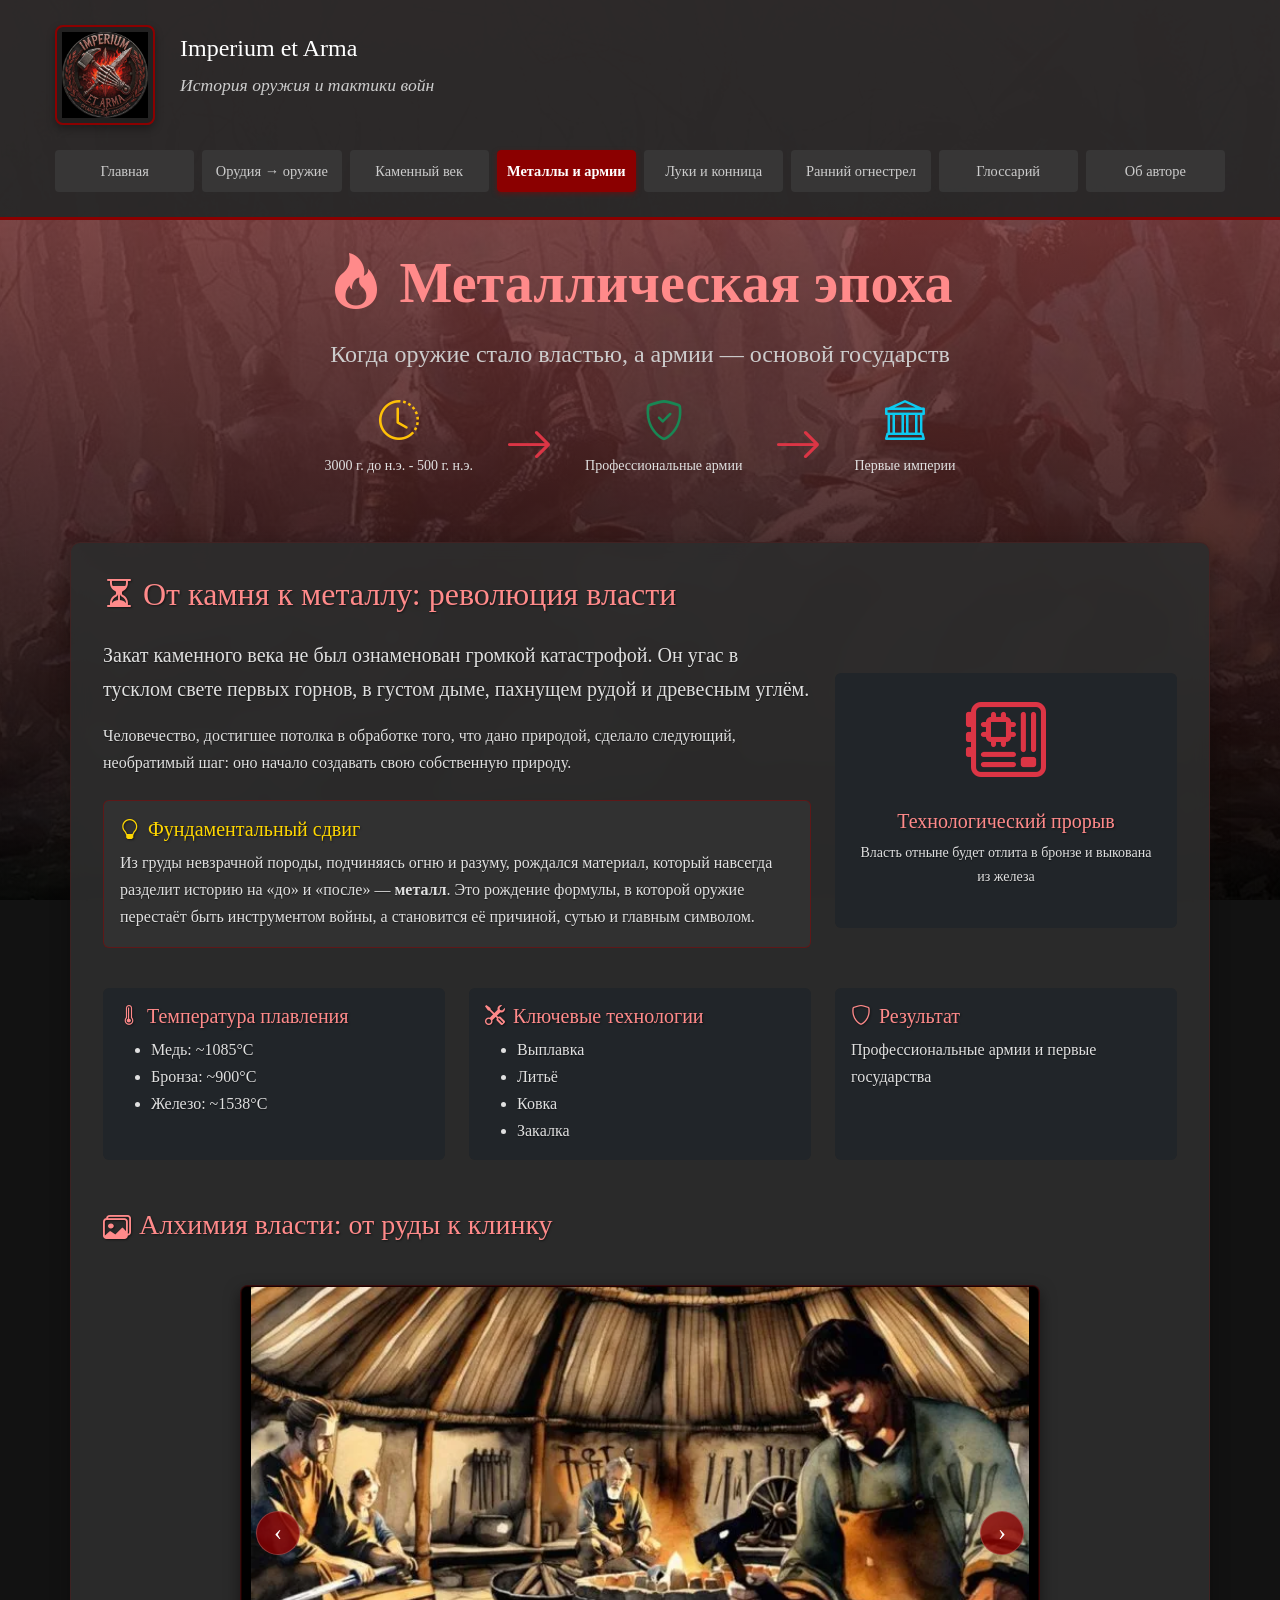
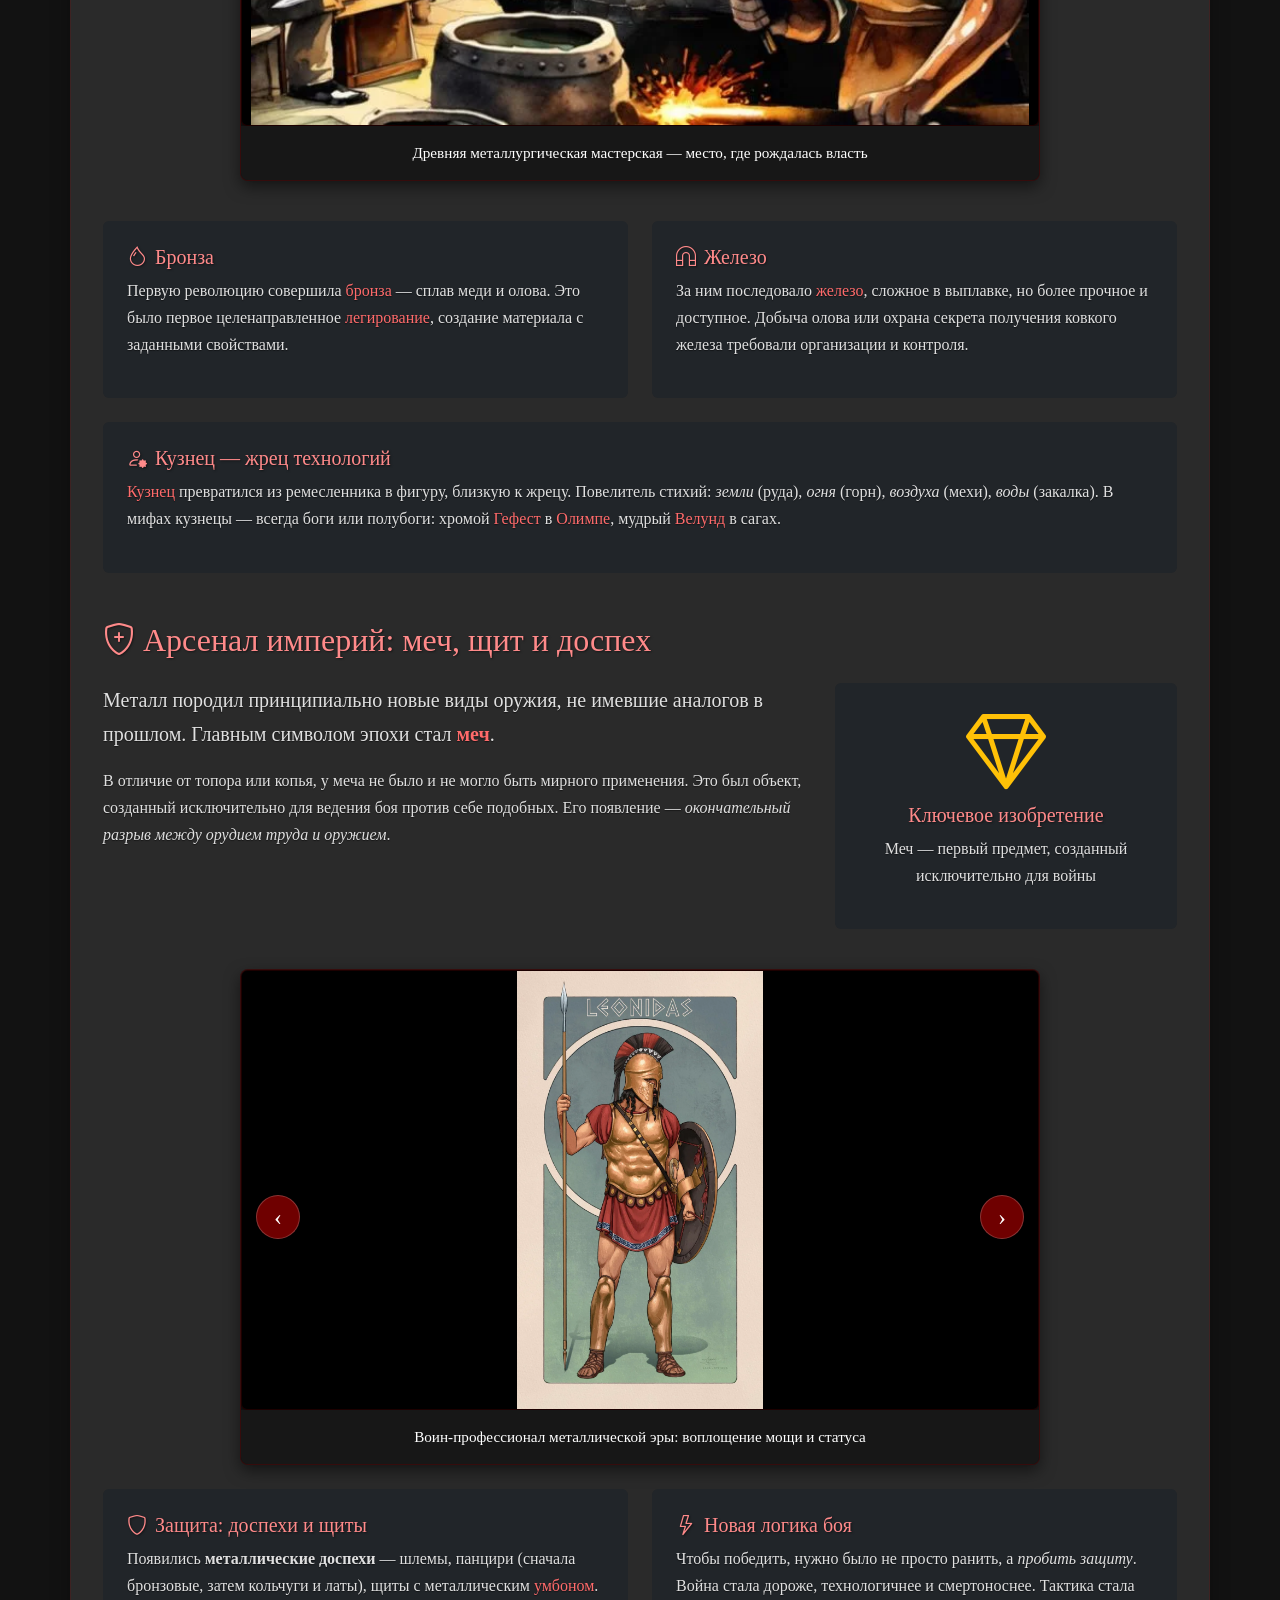
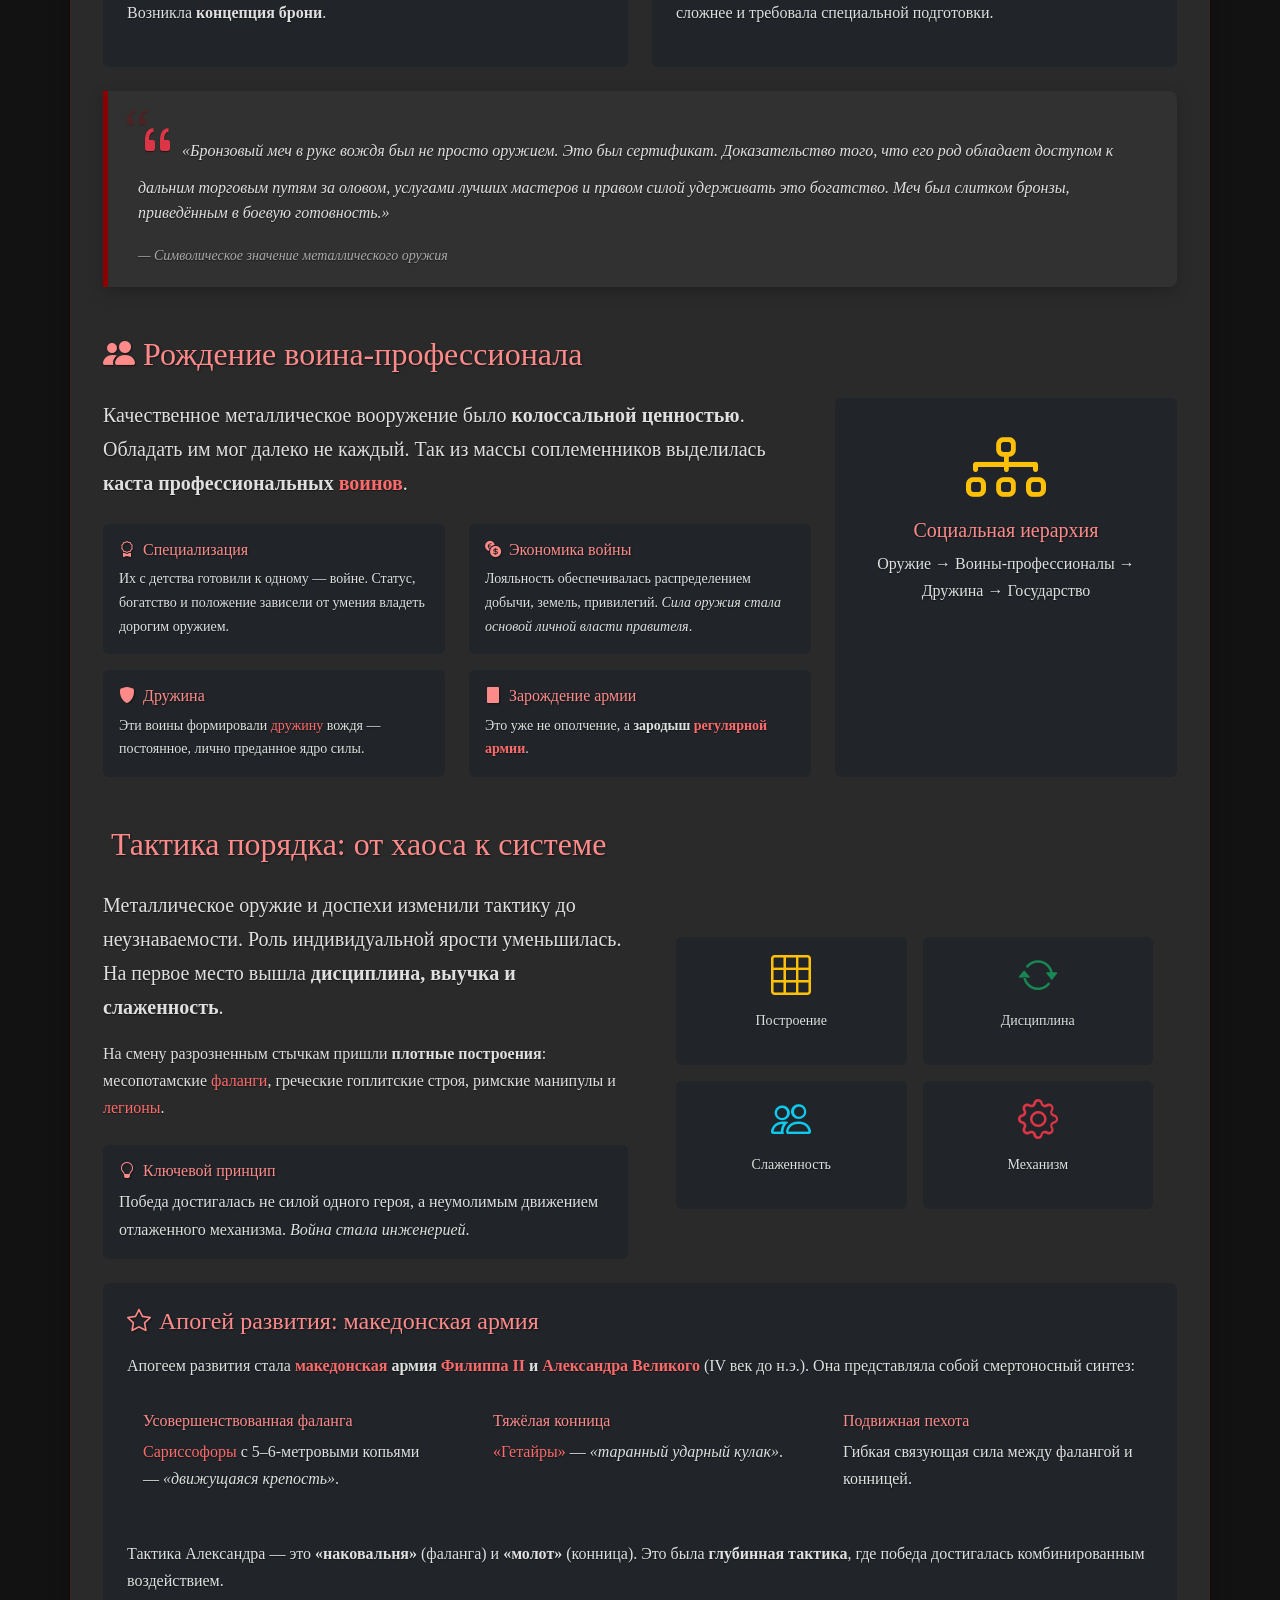
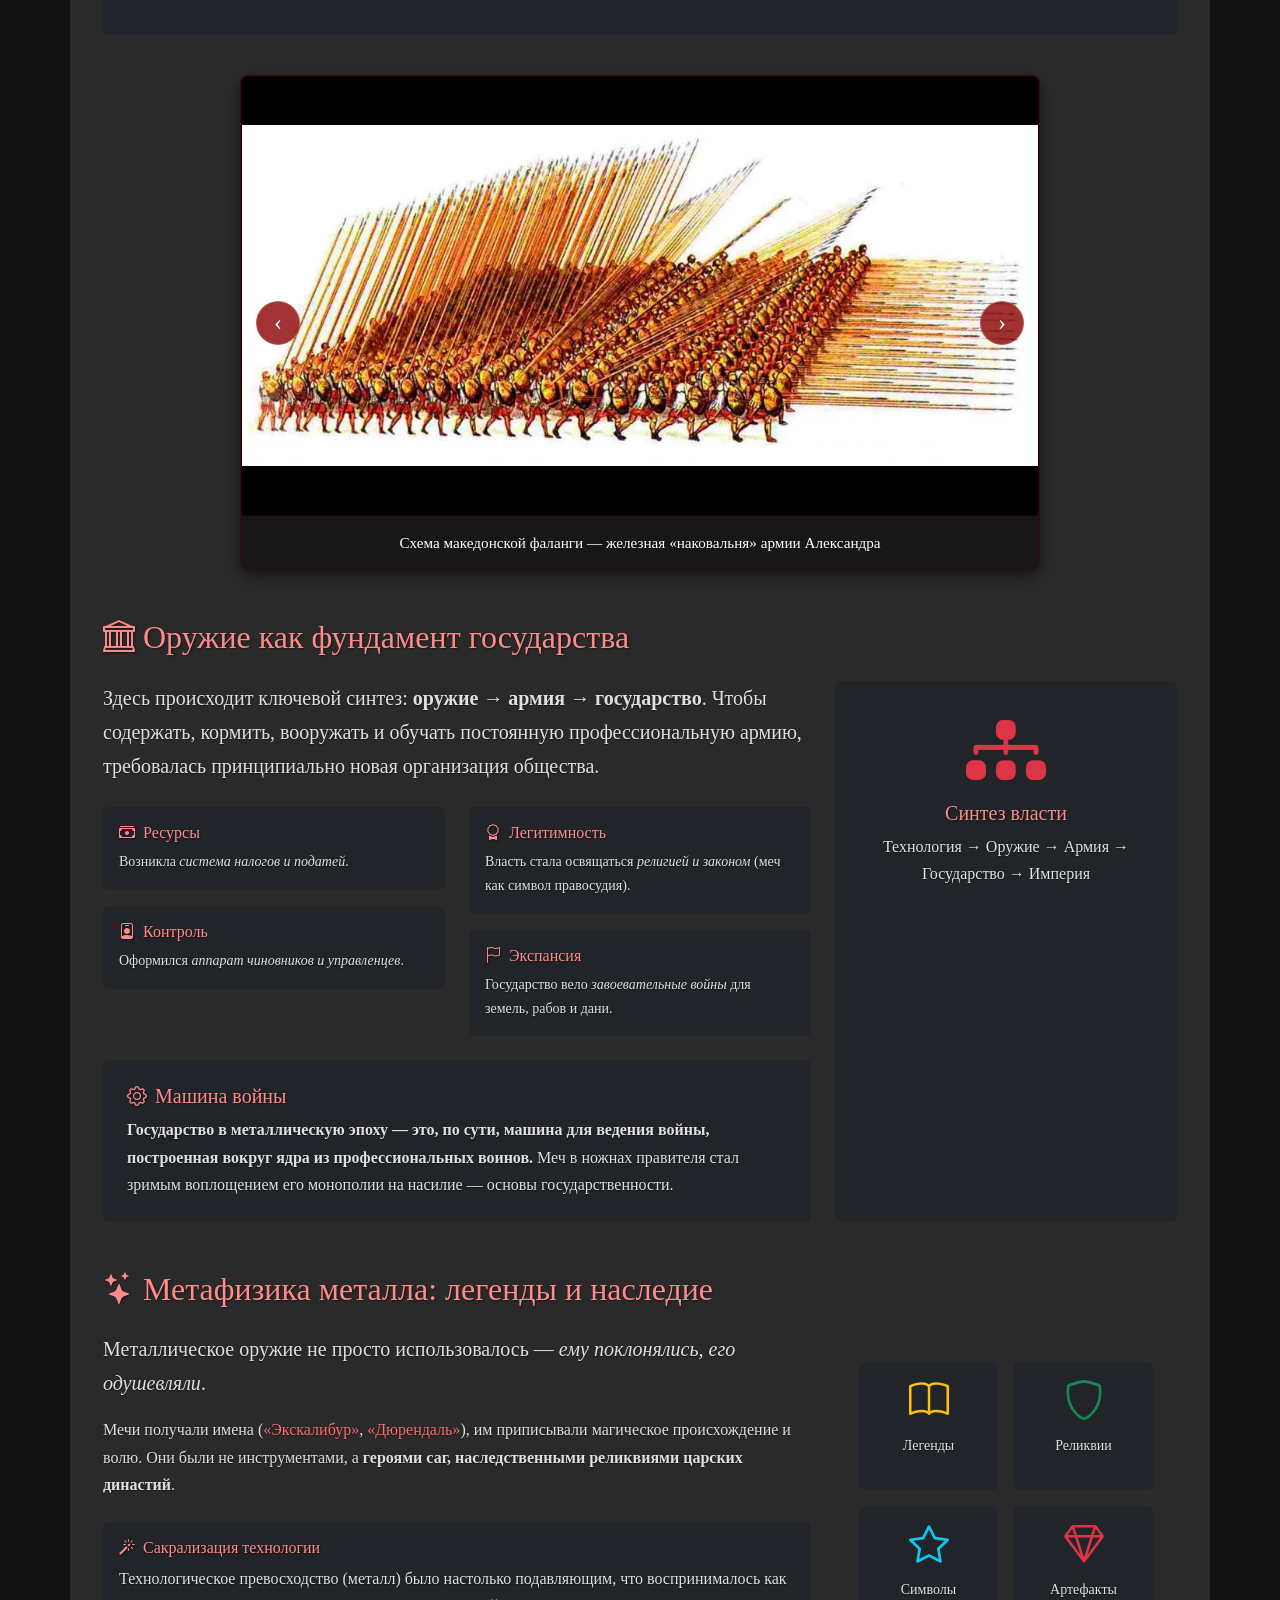
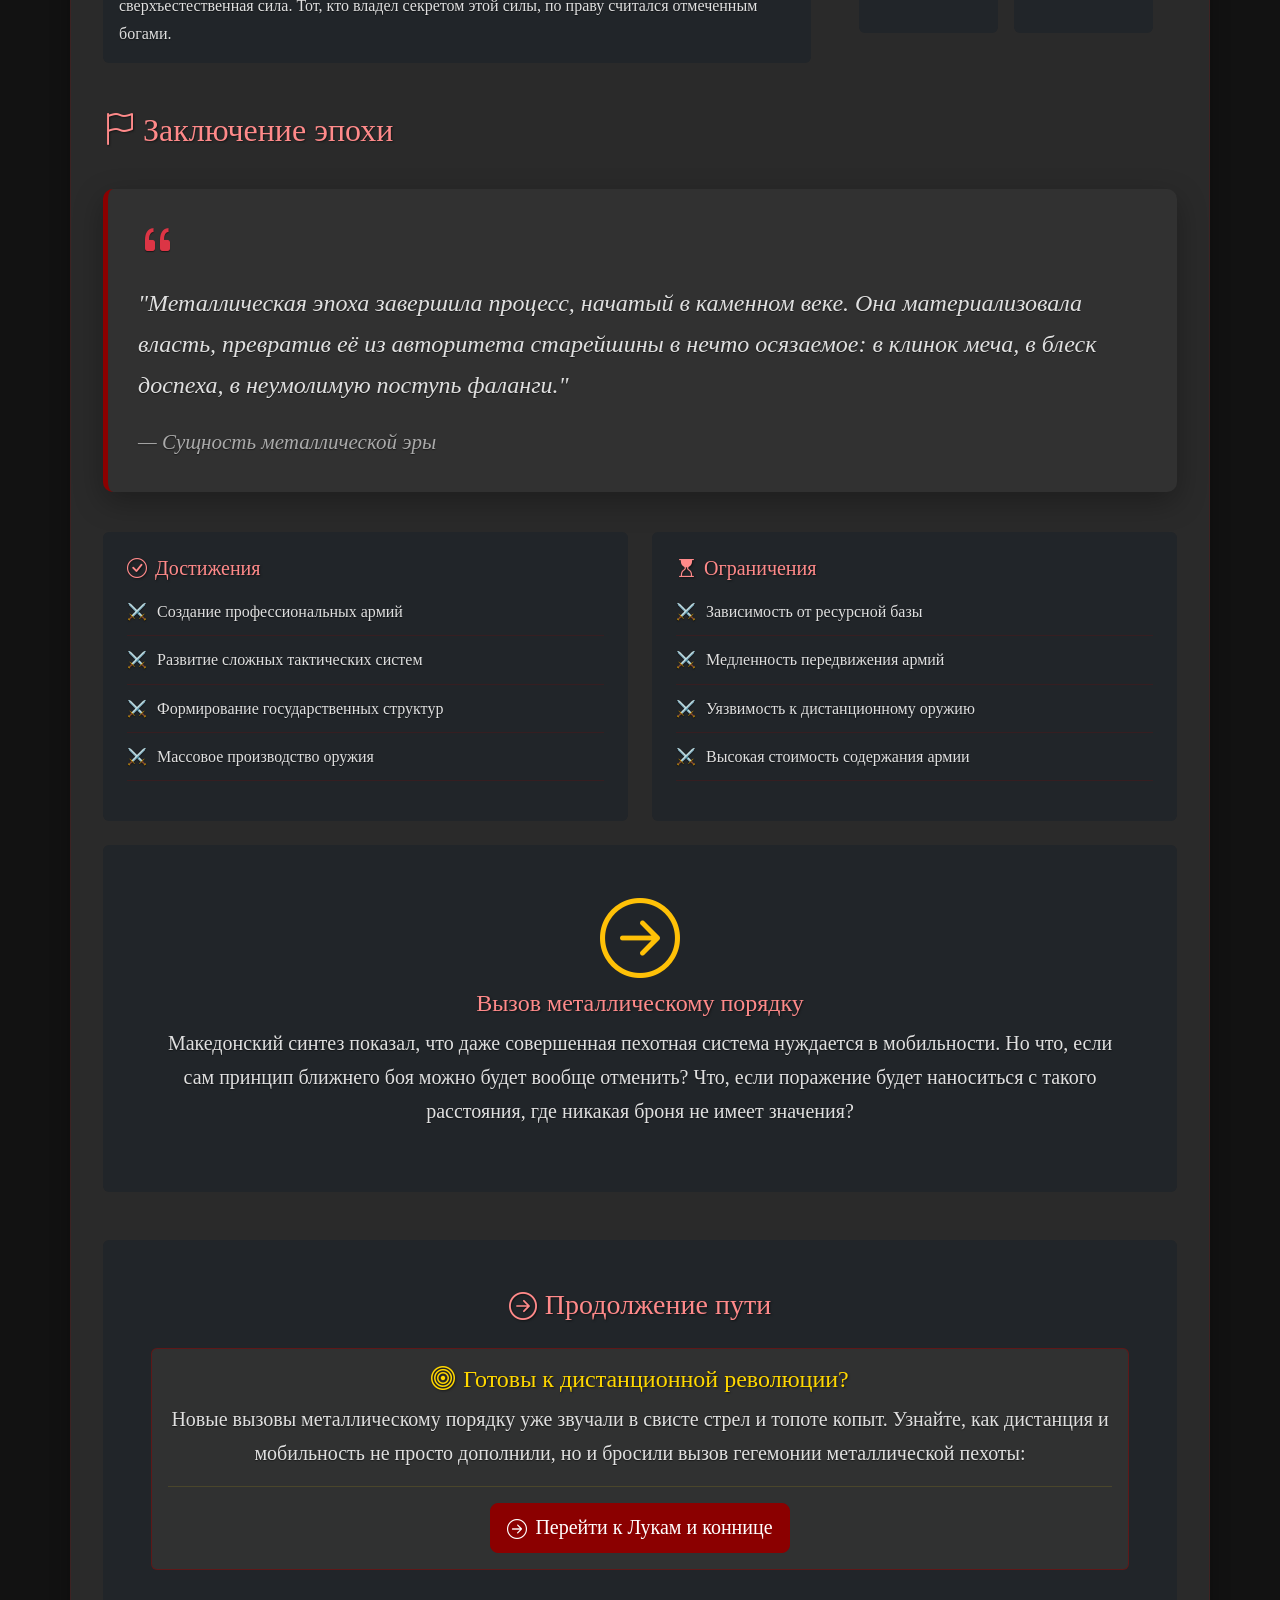
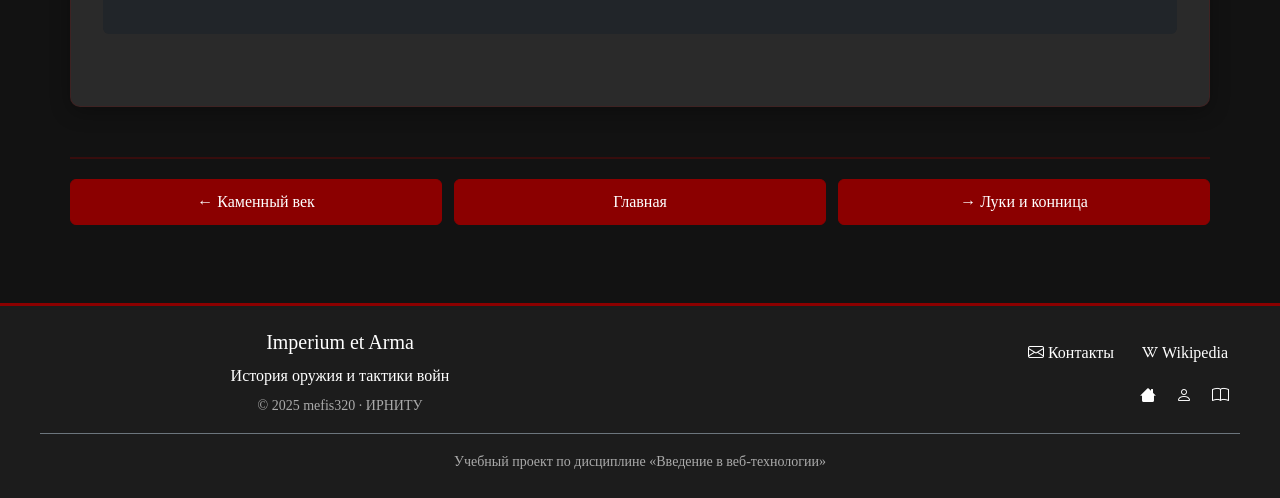
<file: metal-age.html>
<!DOCTYPE html>
<html lang="ru"><head>
    <meta charset="UTF-8">
    <meta name="viewport" content="width=device-width, initial-scale=1.0">
    <meta name="description" content="Металлическая эпоха: эволюция оружия, армий и государств от бронзы к железу">
    <meta name="keywords" content="металлическая эпоха, бронза, железо, армии, фаланга, легионы, доспехи, мечи">
    <meta name="author" content="mefis320">
    <title>Металлическая эпоха и армии — Imperium et Arma</title>

    <link rel="apple-touch-icon" sizes="180x180" href="img/apple-touch-icon.png">
    <link rel="icon" type="image/png" sizes="32x32" href="img/favicon-32x32.png">
    <link rel="icon" type="image/png" sizes="16x16" href="img/favicon-16x16.png">
    <link rel="manifest" href="img/site.webmanifest">

    <link href="vendor/bootstrap.min.css" rel="stylesheet">

    <link rel="stylesheet" href="vendor/bootstrap-icons.css">

    <link rel="stylesheet" href="css/style.css?v=20261001-mobile2">
</head>

<body class="era-page">

<button id="scrollTopBtn" type="button" aria-label="Наверх" hidden="" title="Наверх"><i class="bi bi-chevron-up"></i></button>

<header>
    <div class="container">

        <div class="logo">
            <img src="img/optimized-logo.webp" alt="Логотип Imperium et Arma" decoding="async" width="1052" height="1051">
        </div>

        <div class="header-text">
            <div class="h4">Imperium et Arma</div>
            <p>История оружия и тактики войн</p>
        </div>

        <button class="hamburger" id="hamburgerBtn" type="button" aria-label="Открыть меню" aria-controls="mobileNav" aria-expanded="false">
            <span></span>
            <span></span>
            <span></span>
        </button>

        <nav class="desktop-nav">
            <a href="index.html">Главная</a>
            <a href="tools-to-weapons.html">Орудия → оружие</a>
            <a href="stone-age.html">Каменный век</a>
            <a href="metal-age.html" class="active">Металлы и армии</a>
            <a href="bows-and-cavalry.html">Луки и конница</a>
            <a href="early-firearms.html">Ранний огнестрел</a>
            <a href="glossary.html">Глоссарий</a>
            <a href="about.html">Об авторе</a>
        </nav>
    </div>

</header>
    <div class="mobile-nav" id="mobileNav" role="dialog" aria-modal="true" aria-label="Навигация по сайту" hidden="">
        <button class="mobile-nav-close" type="button" aria-label="Закрыть меню">×</button>

        <div class="mobile-nav-header">
            <div class="mobile-logo">
                <img src="img/optimized-logo.webp" alt="Логотип Imperium et Arma" decoding="async" width="1052" height="1051">
            </div>
            <div class="mobile-nav-title">
                <h4>Imperium et Arma</h4>
                <p>История оружия и тактики войн</p>
            </div>
        </div>

        <div class="mobile-nav-links">
            <a href="index.html"><i class="bi bi-house me-2"></i>Главная</a>
            <a href="tools-to-weapons.html"><i class="bi bi-tools me-2"></i>Орудия → оружие</a>
            <a href="stone-age.html"><i class="bi bi-rocket me-2"></i>Каменный век</a>
            <a href="metal-age.html" class="active"><i class="bi bi-gear me-2"></i>Металлы и армии</a>
            <a href="bows-and-cavalry.html"><i class="bi bi-bullseye me-2"></i>Луки и конница</a>
            <a href="early-firearms.html"><i class="bi bi-fire me-2"></i>Ранний огнестрел</a>
            <a href="glossary.html"><i class="bi bi-book me-2"></i>Глоссарий</a>
            <a href="about.html"><i class="bi bi-person me-2"></i>Об авторе</a>
        </div>
    </div>

<main class="container py-4">

<div class="text-center mb-5 page-hero">
    <h1 class="display-4 fw-bold mb-3" style="color: #ff8a8a;">
        <i class="bi bi-fire me-3"></i>Металлическая эпоха
    </h1>
    <p class="lead fs-4" style="color: #cccccc;">
        Когда оружие стало властью, а армии — основой государств
    </p>
    <div class="d-flex flex-wrap justify-content-center align-items-center mt-4">
        <div class="mx-3 text-center">
            <i class="bi bi-clock-history display-6 text-warning"></i>
            <p class="mt-2 small">3000 г. до н.э. - 500 г. н.э.</p>
        </div>
        <div class="mx-3">
            <i class="bi bi-arrow-right display-5 text-danger"></i>
        </div>
        <div class="mx-3 text-center">
            <i class="bi bi-shield-check display-6 text-success"></i>
            <p class="mt-2 small">Профессиональные армии</p>
        </div>
        <div class="mx-3">
            <i class="bi bi-arrow-right display-5 text-danger"></i>
        </div>
        <div class="mx-3 text-center">
            <i class="bi bi-bank display-6 text-info"></i>
            <p class="mt-2 small">Первые империи</p>
        </div>
    </div>
</div>

<div class="reading-toolbar"><div><strong>Разделы эпохи</strong><p>Выберите тему, чтобы читать и смотреть иллюстрации.</p></div><button type="button" class="reading-expand">Раскрыть все</button></div><article class="content-box era-article">

    <details class="reading-chapter" id="chapter-1"><summary><span class="chapter-number">01</span><h2 class="mb-4" style="color: #ff8a8a;">
            <i class="bi bi-hourglass-split me-2"></i>От камня к металлу: революция власти
        </h2></summary><div class="chapter-body"><section class="mb-5">


        <div class="row align-items-center mb-4">
            <div class="col-lg-8">
                <p class="fs-5">
                    Закат каменного века не был ознаменован громкой катастрофой. Он угас в тусклом свете первых горнов, в густом дыме, пахнущем рудой и древесным углём.
                </p>

                <p>
                    Человечество, достигшее потолка в обработке того, что дано природой, сделало следующий, необратимый шаг: оно начало создавать свою собственную природу.
                </p>

                <div class="alert alert-dark border-warning mt-4">
                    <h5 class="alert-heading"><i class="bi bi-lightbulb me-2"></i>Фундаментальный сдвиг</h5>
                    <p class="mb-0">
                        Из груды невзрачной породы, подчиняясь огню и разуму, рождался материал, который навсегда разделит историю на «до» и «после» — <strong>металл</strong>. Это рождение формулы, в которой оружие перестаёт быть инструментом войны, а становится её причиной, сутью и главным символом.
                    </p>
                </div>
            </div>
            <div class="col-lg-4">
                <div class="text-center p-4 bg-dark rounded">
                    <i class="bi bi-motherboard display-1 text-danger"></i>
                    <h5 class="mt-3">Технологический прорыв</h5>
                    <p class="small">Власть отныне будет отлита в бронзе и выкована из железа</p>
                </div>
            </div>
        </div>

        <div class="row mb-4">
            <div class="col-md-4">
                <div class="p-3 bg-dark rounded h-100">
                    <h5 class="text-warning"><i class="bi bi-thermometer-high me-2"></i>Температура плавления</h5>
                    <ul class="mb-0">
                        <li>Медь: ~1085°C</li>
                        <li>Бронза: ~900°C</li>
                        <li>Железо: ~1538°C</li>
                    </ul>
                </div>
            </div>
            <div class="col-md-4">
                <div class="p-3 bg-dark rounded h-100">
                    <h5 class="text-warning"><i class="bi bi-tools me-2"></i>Ключевые технологии</h5>
                    <ul class="mb-0">
                        <li>Выплавка</li>
                        <li>Литьё</li>
                        <li>Ковка</li>
                        <li>Закалка</li>
                    </ul>
                </div>
            </div>
            <div class="col-md-4">
                <div class="p-3 bg-dark rounded h-100">
                    <h5 class="text-warning"><i class="bi bi-shield me-2"></i>Результат</h5>
                    <p class="mb-0">Профессиональные армии и первые государства</p>
                </div>
            </div>
        </div>
    </section><section class="mb-5">
        <h3 class="mb-3" style="color: #ff8a8a;">
            <i class="bi bi-images me-2"></i>Алхимия власти: от руды к клинку
        </h3>
        <div class="slider">
            <button class="slider-btn prev" type="button" aria-label="Предыдущее изображение">‹</button>
            <figure class="slide active">
                <img src="img/optimized-metal-age-forge.webp" alt="Реконструкция древней металлургической мастерской с печью, инструментами и кузнецом за работой" decoding="async" loading="lazy" width="730" height="411">
                <figcaption>Древняя металлургическая мастерская — место, где рождалась власть</figcaption>
            </figure>
            <figure class="slide">
                <img src="img/optimized-metal-age-forge-2.webp" alt="Древняя плавильная печь с раскалённым металлом внутри" decoding="async" loading="lazy" width="1024" height="1024">
                <figcaption>Плавильная печь — сердце металлургического производства</figcaption>
            </figure>
            <figure class="slide">
                <img src="img/optimized-metal-age-forge-3.webp" alt="древная кузница и работа кузнецов" decoding="async" loading="lazy" width="730" height="620">
                <figcaption>Илюстрация древней кузни и работы кузнецов</figcaption>
            </figure>
            <button class="slider-btn next" type="button" aria-label="Следующее изображение">›</button>
        </div>

        <div class="row mt-4">
            <div class="col-md-6">
                <div class="p-4 bg-dark rounded h-100">
                    <h5 class="text-info"><i class="bi bi-droplet me-2"></i>Бронза</h5>
                    <p>
                        Первую революцию совершила <a href="glossary.html#bronze" class="enhanced-link">бронза</a> — сплав меди и олова. Это было первое целенаправленное <a href="glossary.html#alloying" class="enhanced-link">легирование</a>, создание материала с заданными свойствами.
                    </p>
                </div>
            </div>
            <div class="col-md-6">
                <div class="p-4 bg-dark rounded h-100">
                    <h5 class="text-danger"><i class="bi bi-magnet me-2"></i>Железо</h5>
                    <p>
                        За ним последовало <a href="glossary.html#iron" class="enhanced-link">железо</a>, сложное в выплавке, но более прочное и доступное. Добыча олова или охрана секрета получения ковкого железа требовали организации и контроля.
                    </p>
                </div>
            </div>
        </div>

        <div class="mt-4 p-4 bg-dark rounded">
            <h5 class="text-warning"><i class="bi bi-person-gear me-2"></i>Кузнец — жрец технологий</h5>
            <p>
                <a href="glossary.html#blacksmith" class="enhanced-link">Кузнец</a> превратился из ремесленника в фигуру, близкую к жрецу. Повелитель стихий: <em>земли</em> (руда), <em>огня</em> (горн), <em>воздуха</em> (мехи), <em>воды</em> (закалка). В мифах кузнецы — всегда боги или полубоги: хромой <a href="glossary.html#hephaestus" class="enhanced-link">Гефест</a> в <a href="glossary.html#olympus" class="enhanced-link">Олимпе</a>, мудрый <a href="glossary.html#wayland" class="enhanced-link">Велунд</a> в сагах.
            </p>
        </div>
    </section></div></details>



    <details class="reading-chapter" id="chapter-2"><summary><span class="chapter-number">02</span><h2 class="mb-4" style="color: #ff8a8a;">
            <i class="bi bi-shield-plus me-2"></i>Арсенал империй: меч, щит и доспех
        </h2></summary><div class="chapter-body"><section class="mb-5">


        <div class="row mb-4">
            <div class="col-lg-8">
                <p class="fs-5">
                    Металл породил принципиально новые виды оружия, не имевшие аналогов в прошлом. Главным символом эпохи стал <strong><a href="glossary.html#sword" class="enhanced-link">меч</a></strong>.
                </p>

                <p>
                    В отличие от топора или копья, у меча не было и не могло быть мирного применения. Это был объект, созданный исключительно для ведения боя против себе подобных. Его появление — <em>окончательный разрыв между орудием труда и оружием</em>.
                </p>
            </div>
            <div class="col-lg-4">
                <div class="text-center p-4 bg-dark rounded h-100">
                    <i class="bi bi-gem display-1 text-warning"></i>
                    <h5>Ключевое изобретение</h5>
                    <p>Меч — первый предмет, созданный исключительно для войны</p>
                </div>
            </div>
        </div>

        <div class="slider mb-4">
            <button class="slider-btn prev" type="button" aria-label="Предыдущее изображение">‹</button>
            <figure class="slide active">
                <img src="img/optimized-metal-age-warrior.webp" alt="Полное вооружение воина металлической эпохи: шлем, доспехи, щит, меч и копьё" decoding="async" loading="lazy" width="900" height="1600">
                <figcaption>Воин-профессионал металлической эры: воплощение мощи и статуса</figcaption>
            </figure>
            <figure class="slide">
                <img src="img/optimized-metal-age-warrior-armor-2.webp" alt="Металические доспех древней греции" decoding="async" loading="lazy" width="1080" height="1080">
                <figcaption>Металические доспех древней Греции — символ военного превосходства</figcaption>
            </figure>
            <figure class="slide">
                <img src="img/optimized-metal-age-sword-copis.webp" alt="Древнегреческий изогнутый меч копис на фоне исторического контекста" decoding="async" loading="lazy" width="229" height="220">
                <figcaption>Копис — изогнутый меч для сокрушительных рубящих ударов</figcaption>
            </figure>
            <figure class="slide">
                <img src="img/optimized-metal-age-sword-ksifos.webp" alt="Ксифос — древнегреческий прямой обоюдоострый меч" decoding="async" loading="lazy" width="1200" height="800">
                <figcaption>Ксифос — прямой обоюдоострый меч с характерным листовидным клинком</figcaption>
            </figure>
            <button class="slider-btn next" type="button" aria-label="Следующее изображение">›</button>
        </div>

        <div class="row mt-4">
            <div class="col-md-6">
                <div class="p-4 bg-dark rounded h-100">
                    <h5 class="text-success"><i class="bi bi-shield me-2"></i>Защита: доспехи и щиты</h5>
                    <p>
                        Появились <strong>металлические доспехи</strong> — шлемы, панцири (сначала бронзовые, затем кольчуги и латы), щиты с металлическим <a href="glossary.html#umbon" class="enhanced-link">умбоном</a>. Возникла <strong>концепция брони</strong>.
                    </p>
                </div>
            </div>
            <div class="col-md-6">
                <div class="p-4 bg-dark rounded h-100">
                    <h5 class="text-danger"><i class="bi bi-lightning me-2"></i>Новая логика боя</h5>
                    <p>
                        Чтобы победить, нужно было не просто ранить, а <em>пробить защиту</em>. Война стала дороже, технологичнее и смертоноснее. Тактика стала сложнее и требовала специальной подготовки.
                    </p>
                </div>
            </div>
        </div>

        <blockquote class="mt-4">
            <i class="bi bi-quote text-danger fs-1"></i>
            «Бронзовый меч в руке вождя был не просто оружием. Это был сертификат. Доказательство того, что его род обладает доступом к дальним торговым путям за оловом, услугами лучших мастеров и правом силой удерживать это богатство. Меч был слитком бронзы, приведённым в боевую готовность.»
            <div class="mt-3">
                <small class="text-muted">— Символическое значение металлического оружия</small>
            </div>
        </blockquote>
    </section></div></details>

    <details class="reading-chapter" id="chapter-3"><summary><span class="chapter-number">03</span><h2 class="mb-4" style="color: #ff8a8a;">
            <i class="bi bi-people-fill me-2"></i>Рождение воина-профессионала
        </h2></summary><div class="chapter-body"><section class="mb-5">


        <div class="row mb-4">
            <div class="col-lg-8">
                <p class="fs-5">
                    Качественное металлическое вооружение было <strong>колоссальной ценностью</strong>. Обладать им мог далеко не каждый. Так из массы соплеменников выделилась <strong>каста профессиональных <a href="glossary.html#warrior" class="enhanced-link">воинов</a></strong>.
                </p>

                <div class="row mt-4">
                    <div class="col-md-6">
                        <div class="p-3 bg-dark rounded mb-3">
                            <h6 class="text-success"><i class="bi bi-award me-2"></i>Специализация</h6>
                            <p class="small mb-0">
                                Их с детства готовили к одному — войне. Статус, богатство и положение зависели от умения владеть дорогим оружием.
                            </p>
                        </div>
                        <div class="p-3 bg-dark rounded">
                            <h6 class="text-success"><i class="bi bi-shield-fill me-2"></i>Дружина</h6>
                            <p class="small mb-0">
                                Эти воины формировали <a href="glossary.html#warband" class="enhanced-link">дружину</a> вождя — постоянное, лично преданное ядро силы.
                            </p>
                        </div>
                    </div>
                    <div class="col-md-6">
                        <div class="p-3 bg-dark rounded mb-3">
                            <h6 class="text-success"><i class="bi bi-currency-exchange me-2"></i>Экономика войны</h6>
                            <p class="small mb-0">
                                Лояльность обеспечивалась распределением добычи, земель, привилегий. <em>Сила оружия стала основой личной власти правителя</em>.
                            </p>
                        </div>
                        <div class="p-3 bg-dark rounded">
                            <h6 class="text-success"><i class="bi bi-building me-2"></i>Зарождение армии</h6>
                            <p class="small mb-0">
                                Это уже не ополчение, а <strong>зародыш <a href="glossary.html#regular-army" class="enhanced-link">регулярной армии</a></strong>.
                            </p>
                        </div>
                    </div>
                </div>
            </div>
            <div class="col-lg-4">
                <div class="text-center p-4 bg-dark rounded h-100">
                    <i class="bi bi-diagram-3 display-1 text-warning mb-3"></i>
                    <h5>Социальная иерархия</h5>
                    <p>
                        Оружие → Воины-профессионалы → Дружина → Государство
                    </p>
                </div>
            </div>
        </div>
    </section></div></details>

    <details class="reading-chapter" id="chapter-4"><summary><span class="chapter-number">04</span><h2 class="mb-4" style="color: #ff8a8a;">
            <i class="bi bi-strategy me-2"></i>Тактика порядка: от хаоса к системе
        </h2></summary><div class="chapter-body"><section class="mb-5">


        <div class="row align-items-center mb-4">
            <div class="col-lg-6">
                <p class="fs-5">
                    Металлическое оружие и доспехи изменили тактику до неузнаваемости. Роль индивидуальной ярости уменьшилась. На первое место вышла <strong>дисциплина, выучка и слаженность</strong>.
                </p>
                <p>
                    На смену разрозненным стычкам пришли <strong>плотные построения</strong>: месопотамские <a href="glossary.html#phalanx" class="enhanced-link">фаланги</a>, греческие гоплитские строя, римские манипулы и <a href="glossary.html#legion" class="enhanced-link">легионы</a>.
                </p>
                <div class="mt-4 p-3 bg-dark rounded">
                    <h6 class="text-info"><i class="bi bi-lightbulb me-2"></i>Ключевой принцип</h6>
                    <p class="mb-0">
                        Победа достигалась не силой одного героя, а неумолимым движением отлаженного механизма. <em>Война стала инженерией</em>.
                    </p>
                </div>
            </div>
            <div class="col-lg-6">
                <div class="text-center p-4">
                    <div class="row g-3">
                        <div class="col-6">
                            <div class="p-3 bg-dark rounded">
                                <i class="bi bi-grid-3x3 display-6 text-warning"></i>
                                <p class="mt-2 small">Построение</p>
                            </div>
                        </div>
                        <div class="col-6">
                            <div class="p-3 bg-dark rounded">
                                <i class="bi bi-arrow-repeat display-6 text-success"></i>
                                <p class="mt-2 small">Дисциплина</p>
                            </div>
                        </div>
                        <div class="col-6">
                            <div class="p-3 bg-dark rounded">
                                <i class="bi bi-people display-6 text-info"></i>
                                <p class="mt-2 small">Слаженность</p>
                            </div>
                        </div>
                        <div class="col-6">
                            <div class="p-3 bg-dark rounded">
                                <i class="bi bi-gear display-6 text-danger"></i>
                                <p class="mt-2 small">Механизм</p>
                            </div>
                        </div>
                    </div>
                </div>
            </div>
        </div>

        <div class="tactical-highlight p-4 bg-dark rounded mb-4">
            <h4 class="text-warning mb-3"><i class="bi bi-star me-2"></i>Апогей развития: македонская армия</h4>
            <p>
                Апогеем развития стала <strong><a href="glossary.html#macedonia" class="enhanced-link">македонская</a> армия <a href="glossary.html#philip-II" class="enhanced-link">Филиппа II</a> и <a href="glossary.html#alexander-the-great" class="enhanced-link">Александра Великого</a></strong> (IV век до н.э.). Она представляла собой смертоносный синтез:
            </p>

            <div class="row mt-3">
                <div class="col-md-4">
                    <div class="p-3 bg-dark rounded h-100">
                        <h6 class="text-info">Усовершенствованная фаланга</h6>
                        <p><a href="glossary.html#sarissophoroi" class="enhanced-link">Сариссофоры</a> с 5–6-метровыми копьями — <em>«движущаяся крепость»</em>.</p>
                    </div>
                </div>
                <div class="col-md-4">
                    <div class="p-3 bg-dark rounded h-100">
                        <h6 class="text-danger">Тяжёлая конница</h6>
                        <p><a href="glossary.html#hetairoi" class="enhanced-link">«Гетайры»</a> — <em>«таранный ударный кулак»</em>.</p>
                    </div>
                </div>
                <div class="col-md-4">
                    <div class="p-3 bg-dark rounded h-100">
                        <h6 class="text-success">Подвижная пехота</h6>
                        <p>Гибкая связующая сила между фалангой и конницей.</p>
                    </div>
                </div>
            </div>

            <p class="mt-3">
                Тактика Александра — это <strong>«наковальня»</strong> (фаланга) и <strong>«молот»</strong> (конница). Это была <strong>глубинная тактика</strong>, где победа достигалась комбинированным воздействием.
            </p>
        </div>

        <div class="slider">
            <button class="slider-btn prev" type="button" aria-label="Предыдущее изображение">‹</button>
            <figure class="slide active">
                <img src="img/optimized-metal-age-tactics-sarissa.webp" alt="Тактическая схема построения македонской фаланги с сариссами" decoding="async" loading="lazy" width="1024" height="438">
                <figcaption>Схема македонской фаланги — железная «наковальня» армии Александра</figcaption>
            </figure>
            <figure class="slide">
                <img src="img/optimized-metal-age-tactics-battle-of-issus-scheme.webp" alt="Карта-схема битвы при Иссе, показывающая манёвры македонской армии" decoding="async" loading="lazy" width="640" height="488">
                <figcaption>Тактика Александра: фаланга сковывает, конница наносит сокрушительный удар</figcaption>
            </figure>
            <figure class="slide">
                <img src="img/optimized-metal-age-tactics-battle-of-issus-art.webp" alt="Картина Битва при Иссе" decoding="async" loading="lazy" width="1600" height="1040">
                <figcaption>Битва При Иссе</figcaption>
            </figure>
            <figure class="slide">
                <img src="img/optimized-metal-age-tactics-battle-gaugamela-decisive.webp" alt="Карта-схема Битвs при Гавгамелах" decoding="async" loading="lazy" width="640" height="486">
                <figcaption>Решающее сражение между войсками Александра Македонского и персидского царя Дария III, после которого империя Ахеменидов прекратила своё существование</figcaption>
            </figure>
            <figure class="slide">
                <img src="img/optimized-metal-age-tactics-battle-gaugamela-art.webp" alt="Битва при Гавгемелях decoding=" async"="" loading="lazy" width="1061" height="569">"&gt;
                <figcaption>Битва при Гавгамелах — решающее сражение между войсками Александра Македонского и персидского царя Дария III</figcaption>
            </figure>
            <figure class="slide">
                <img src="img/optimized-metal-age-alexander.webp" alt="Александр Македонский decoding=" async"="" loading="lazy" width="1600" height="900">"&gt;
                <figcaption>Александр Македонский</figcaption>
            </figure>
            <button class="slider-btn next" type="button" aria-label="Следующее изображение">›</button>
        </div>
    </section></div></details>

    <details class="reading-chapter" id="chapter-5"><summary><span class="chapter-number">05</span><h2 class="mb-4" style="color: #ff8a8a;">
            <i class="bi bi-bank me-2"></i>Оружие как фундамент государства
        </h2></summary><div class="chapter-body"><section class="mb-5">


        <div class="row">
            <div class="col-lg-8">
                <p class="fs-5">
                    Здесь происходит ключевой синтез: <strong>оружие → армия → государство</strong>. Чтобы содержать, кормить, вооружать и обучать постоянную профессиональную армию, требовалась принципиально новая организация общества.
                </p>

                <div class="row mt-4">
                    <div class="col-md-6">
                        <div class="p-3 bg-dark rounded mb-3">
                            <h6 class="text-success"><i class="bi bi-cash-stack me-2"></i>Ресурсы</h6>
                            <p class="small mb-0">
                                Возникла <em>система налогов и податей</em>.
                            </p>
                        </div>
                        <div class="p-3 bg-dark rounded">
                            <h6 class="text-success"><i class="bi bi-person-badge me-2"></i>Контроль</h6>
                            <p class="small mb-0">
                                Оформился <em>аппарат чиновников и управленцев</em>.
                            </p>
                        </div>
                    </div>
                    <div class="col-md-6">
                        <div class="p-3 bg-dark rounded mb-3">
                            <h6 class="text-success"><i class="bi bi-award me-2"></i>Легитимность</h6>
                            <p class="small mb-0">
                                Власть стала освящаться <em>религией и законом</em> (меч как символ правосудия).
                            </p>
                        </div>
                        <div class="p-3 bg-dark rounded">
                            <h6 class="text-success"><i class="bi bi-flag me-2"></i>Экспансия</h6>
                            <p class="small mb-0">
                                Государство вело <em>завоевательные войны</em> для земель, рабов и дани.
                            </p>
                        </div>
                    </div>
                </div>

                <div class="mt-4 p-4 bg-dark rounded">
                    <h5 class="text-warning"><i class="bi bi-gear me-2"></i>Машина войны</h5>
                    <p class="mb-0">
                        <strong>Государство в металлическую эпоху — это, по сути, машина для ведения войны, построенная вокруг ядра из профессиональных воинов.</strong> Меч в ножнах правителя стал зримым воплощением его монополии на насилие — основы государственности.
                    </p>
                </div>
            </div>
            <div class="col-lg-4">
                <div class="text-center p-4 bg-dark rounded h-100">
                    <i class="bi bi-diagram-3-fill display-1 text-danger mb-3"></i>
                    <h5>Синтез власти</h5>
                    <p>
                        Технология → Оружие → Армия → Государство → Империя
                    </p>
                </div>
            </div>
        </div>
    </section></div></details>

    <details class="reading-chapter" id="chapter-6"><summary><span class="chapter-number">06</span><h2 class="mb-4" style="color: #ff8a8a;">
            <i class="bi bi-stars me-2"></i>Метафизика металла: легенды и наследие
        </h2></summary><div class="chapter-body"><section class="mb-5">


        <div class="row align-items-center">
            <div class="col-lg-8">
                <p class="fs-5">
                    Металлическое оружие не просто использовалось — <em>ему поклонялись, его одушевляли</em>.
                </p>
                <p>
                    Мечи получали имена (<a href="glossary.html#excalibur" class="enhanced-link">«Экскалибур»</a>, <a href="glossary.html#durandal" class="enhanced-link">«Дюрендаль»</a>), им приписывали магическое происхождение и волю. Они были не инструментами, а <strong>героями саг, наследственными реликвиями царских династий</strong>.
                </p>
                <div class="mt-4 p-3 bg-dark rounded">
                    <h6 class="text-info"><i class="bi bi-magic me-2"></i>Сакрализация технологии</h6>
                    <p class="mb-0">
                        Технологическое превосходство (металл) было настолько подавляющим, что воспринималось как сверхъестественная сила. Тот, кто владел секретом этой силы, по праву считался отмеченным богами.
                    </p>
                </div>
            </div>
            <div class="col-lg-4">
                <div class="text-center p-4">
                    <div class="row g-3">
                        <div class="col-6">
                            <div class="p-3 bg-dark rounded">
                                <i class="bi bi-book display-6 text-warning"></i>
                                <p class="mt-2 small">Легенды</p>
                            </div>
                        </div>
                        <div class="col-6">
                            <div class="p-3 bg-dark rounded">
                                <i class="bi bi-shield display-6 text-success"></i>
                                <p class="mt-2 small">Реликвии</p>
                            </div>
                        </div>
                        <div class="col-6">
                            <div class="p-3 bg-dark rounded">
                                <i class="bi bi-star display-6 text-info"></i>
                                <p class="mt-2 small">Символы</p>
                            </div>
                        </div>
                        <div class="col-6">
                            <div class="p-3 bg-dark rounded">
                                <i class="bi bi-gem display-6 text-danger"></i>
                                <p class="mt-2 small">Артефакты</p>
                            </div>
                        </div>
                    </div>
                </div>
            </div>
        </div>
    </section></div></details>

    <details class="reading-chapter" id="chapter-7"><summary><span class="chapter-number">07</span><h2 class="mb-4" style="color: #ff8a8a;">
            <i class="bi bi-flag me-2"></i>Заключение эпохи
        </h2></summary><div class="chapter-body"><section class="mb-5">


        <div class="big-quote">
            <i class="bi bi-quote display-6 text-danger d-block mb-3"></i>
            "Металлическая эпоха завершила процесс, начатый в каменном веке. Она материализовала власть, превратив её из авторитета старейшины в нечто осязаемое: в клинок меча, в блеск доспеха, в неумолимую поступь фаланги."
            <div class="mt-3">
                <small class="text-muted">— Сущность металлической эры</small>
            </div>
        </div>

        <div class="row mt-4">
            <div class="col-md-6">
                <div class="p-4 bg-dark rounded">
                    <h5 class="text-success"><i class="bi bi-check-circle me-2"></i>Достижения</h5>
                    <ul class="enhanced-list">
                        <li>Создание профессиональных армий</li>
                        <li>Развитие сложных тактических систем</li>
                        <li>Формирование государственных структур</li>
                        <li>Массовое производство оружия</li>
                    </ul>
                </div>
            </div>
            <div class="col-md-6">
                <div class="p-4 bg-dark rounded">
                    <h5 class="text-info"><i class="bi bi-hourglass-top me-2"></i>Ограничения</h5>
                    <ul class="enhanced-list">
                        <li>Зависимость от ресурсной базы</li>
                        <li>Медленность передвижения армий</li>
                        <li>Уязвимость к дистанционному оружию</li>
                        <li>Высокая стоимость содержания армии</li>
                    </ul>
                </div>
            </div>
        </div>

        <div class="text-center p-5 bg-dark rounded mt-4">
            <i class="bi bi-arrow-right-circle display-1 text-warning mb-3"></i>
            <h4 class="text-warning">Вызов металлическому порядку</h4>
            <p class="fs-5">
                Македонский синтез показал, что даже совершенная пехотная система нуждается в мобильности. Но что, если сам принцип ближнего боя можно будет вообще отменить? Что, если поражение будет наноситься с такого расстояния, где никакая броня не имеет значения?
            </p>
        </div>
    </section><section class="text-center p-5 bg-dark rounded">
        <h3 class="mb-4" style="color: #ff8a8a;">
            <i class="bi bi-arrow-right-circle me-2"></i>Продолжение пути
        </h3>

        <div class="alert alert-dark border-warning" role="alert">
            <h4 class="alert-heading text-warning">
                <i class="bi bi-bullseye me-2"></i>Готовы к дистанционной революции?
            </h4>
            <p class="fs-5">
                Новые вызовы металлическому порядку уже звучали в свисте стрел и топоте копыт. Узнайте, как дистанция и мобильность не просто дополнили, но и бросили вызов гегемонии металлической пехоты:
            </p>
            <hr class="border-warning">
            <div class="d-flex justify-content-center">
                <a href="bows-and-cavalry.html" class="btn btn-danger btn-lg">
                    <i class="bi bi-arrow-right-circle me-2"></i>Перейти к Лукам и коннице
                </a>
            </div>
        </div>
    </section></div></details>



</article>

</main>

<footer class="bg-dark text-white py-4 mt-5">
    <div class="container">
        <div class="row align-items-center">
            <div class="col-md-6">
                <h5>Imperium et Arma</h5>
                <p class="mb-1">История оружия и тактики войн</p>
                <p class="text-muted small mb-0">© 2025 mefis320 · ИРНИТУ</p>
            </div>
            <div class="col-md-6 text-end">
                <div class="mb-2">

                    <a href="mailto:mefis320@gmail.com" class="text-white me-4">
                        <i class="bi bi-envelope me-1"></i>Контакты
                    </a>

                    <a href="https://ru.wikipedia.org/wiki/%D0%9E%D1%80%D1%83%D0%B6%D0%B8%D0%B5" target="_blank" rel="noopener noreferrer" class="text-white">
                        <i class="bi bi-wikipedia me-1"></i>Wikipedia
                    </a>
                </div>
                <div class="mt-3">
                    <a href="index.html" class="text-white me-3" title="Главная"><i class="bi bi-house"></i></a>
                    <a href="about.html" class="text-white me-3" title="Об авторе"><i class="bi bi-person"></i></a>
                    <a href="glossary.html" class="text-white" title="Глоссарий"><i class="bi bi-book"></i></a>
                </div>
            </div>
        </div>
        <div class="row mt-3 pt-3 border-top border-secondary">
            <div class="col-12 text-center">
                <p class="small text-muted mb-0">Учебный проект по дисциплине «Введение в веб-технологии»</p>
            </div>
        </div>
    </div>
</footer>

<script src="vendor/bootstrap.bundle.min.js"></script>

<script src="js/script.js?v=20261001-mobile2"></script>


</body></html>
</file>
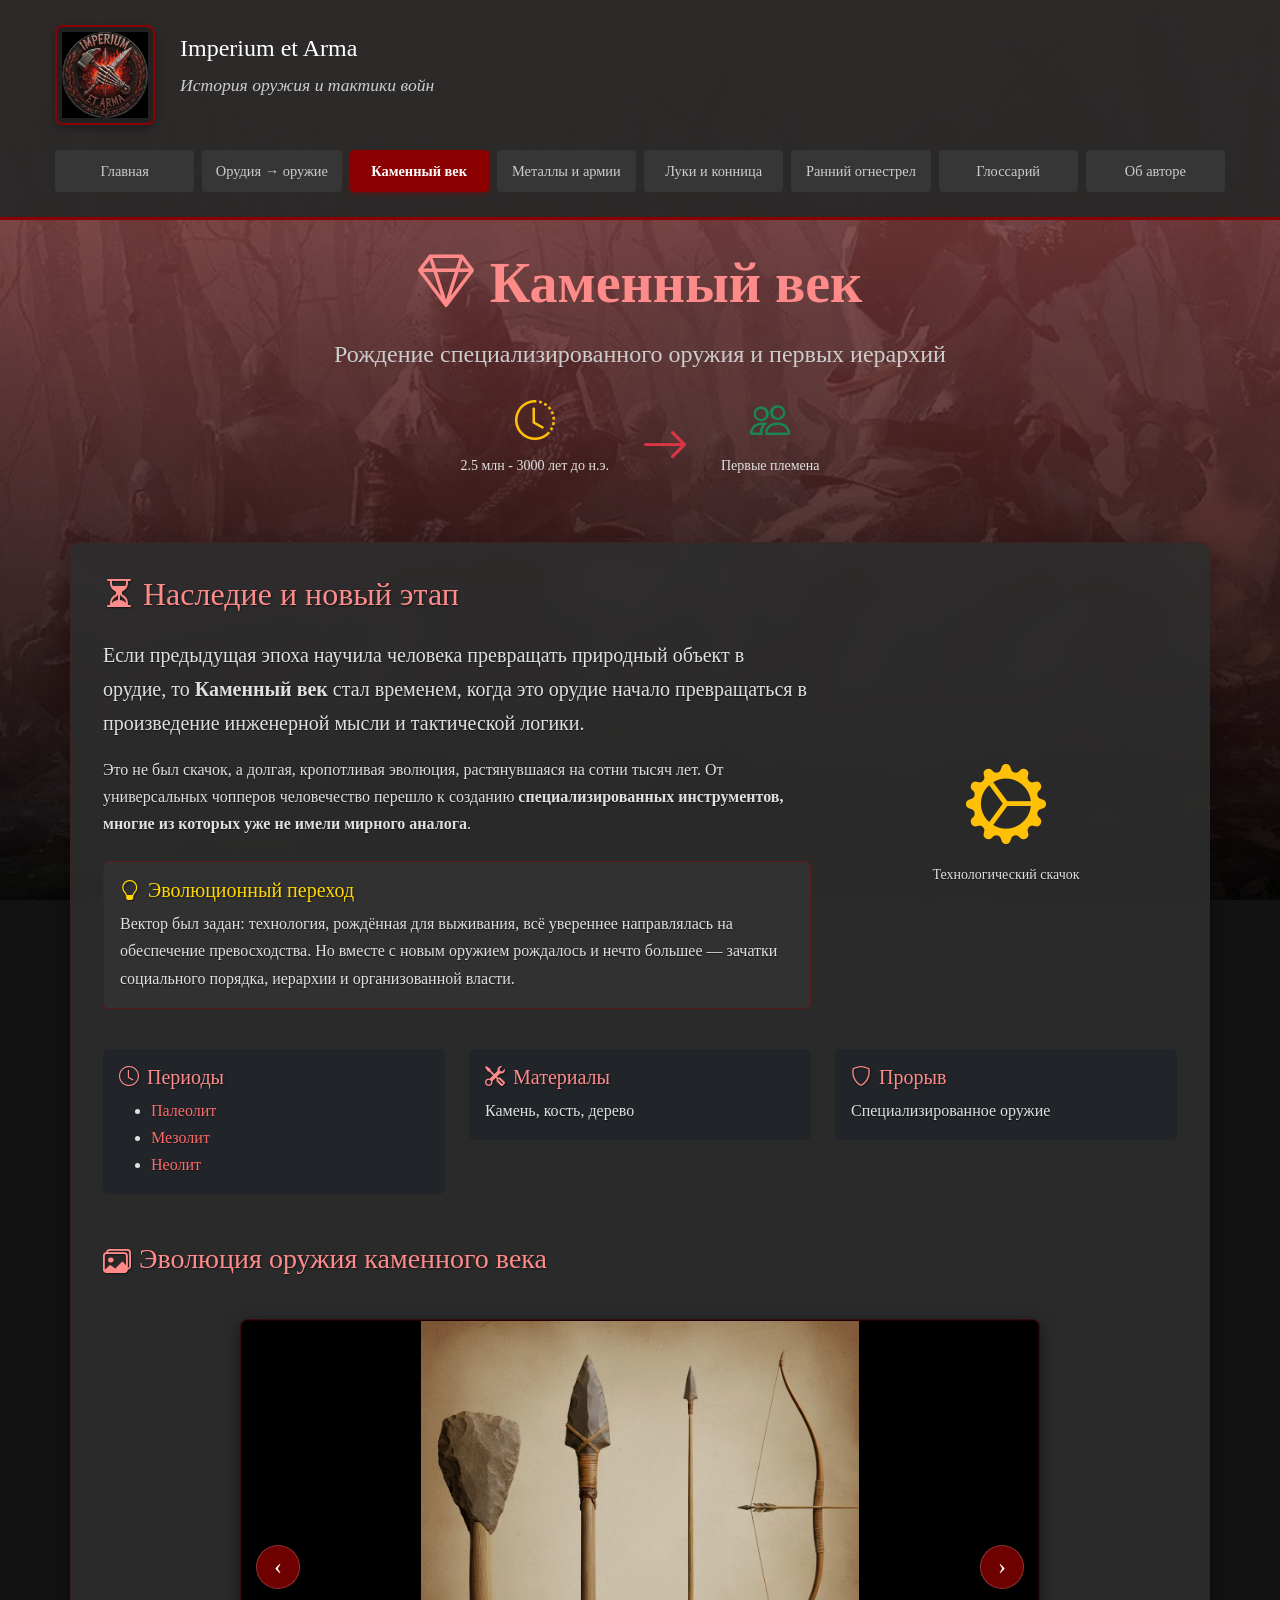
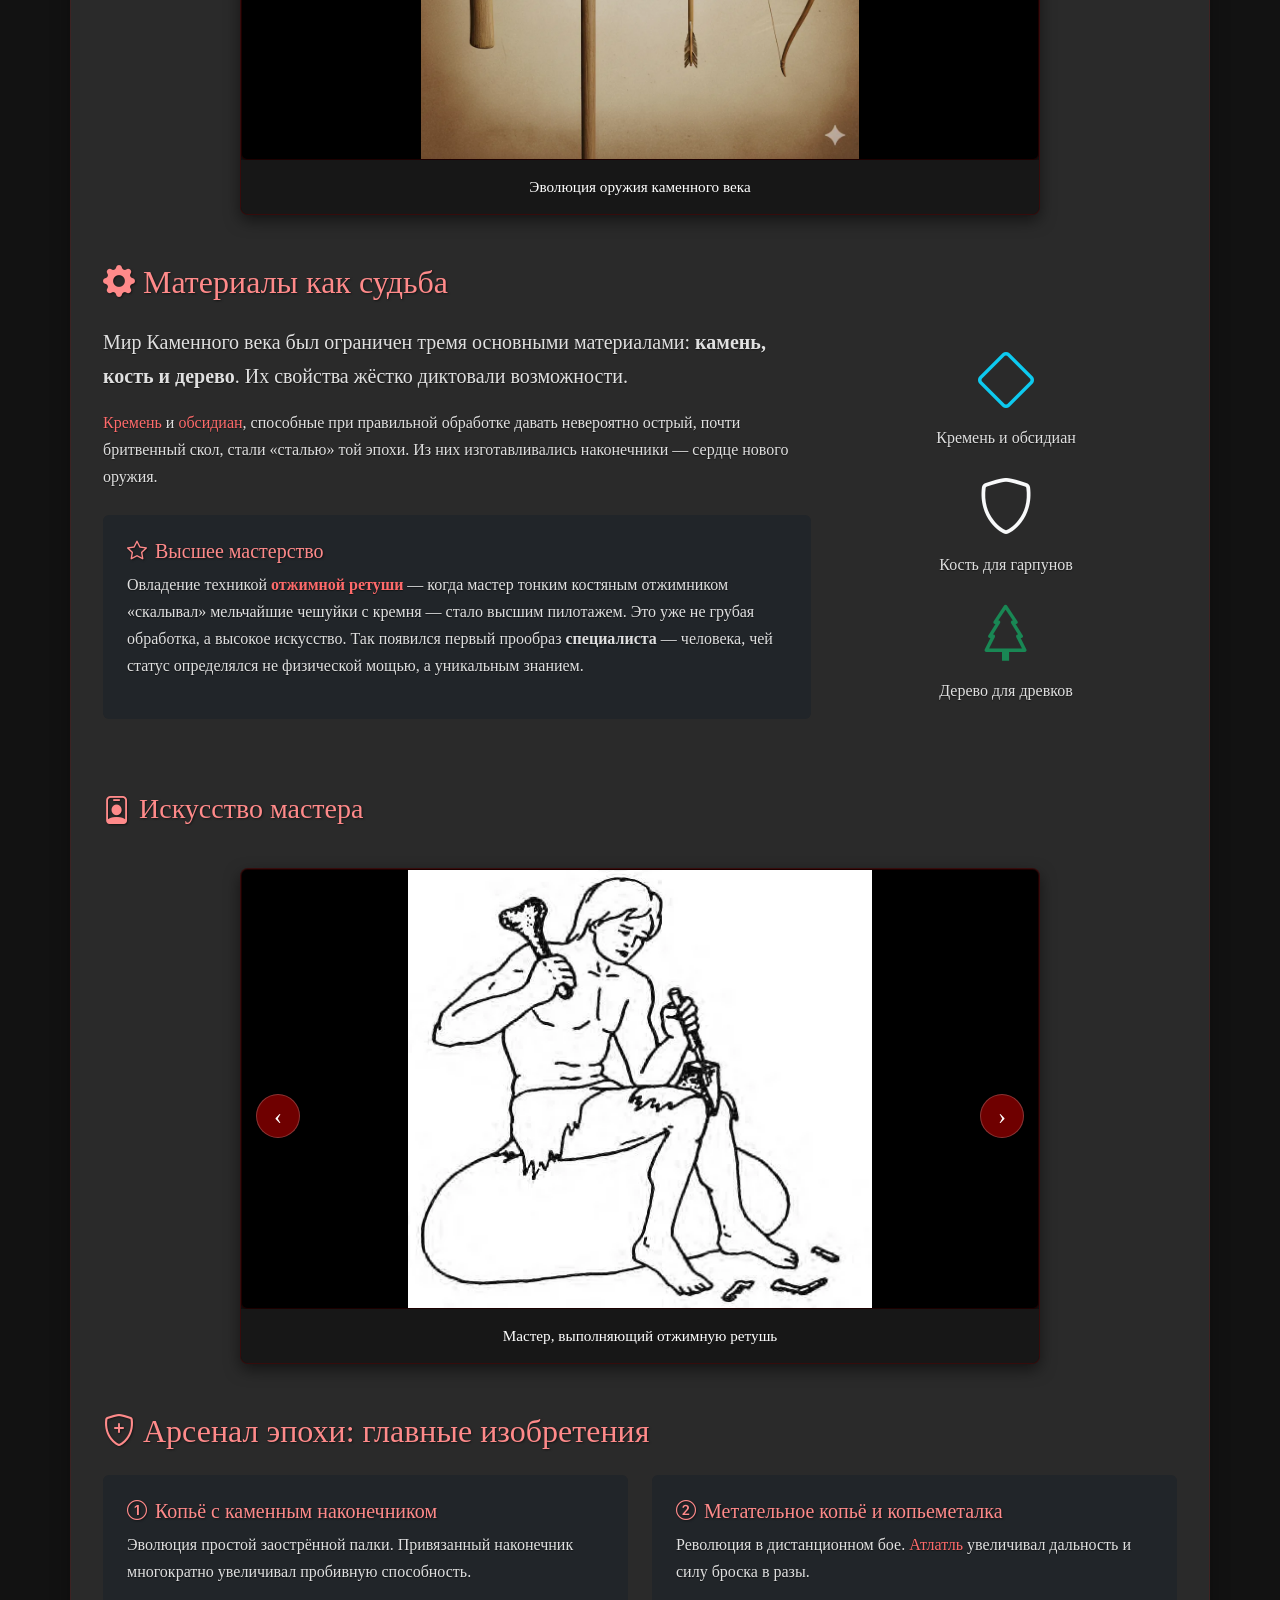
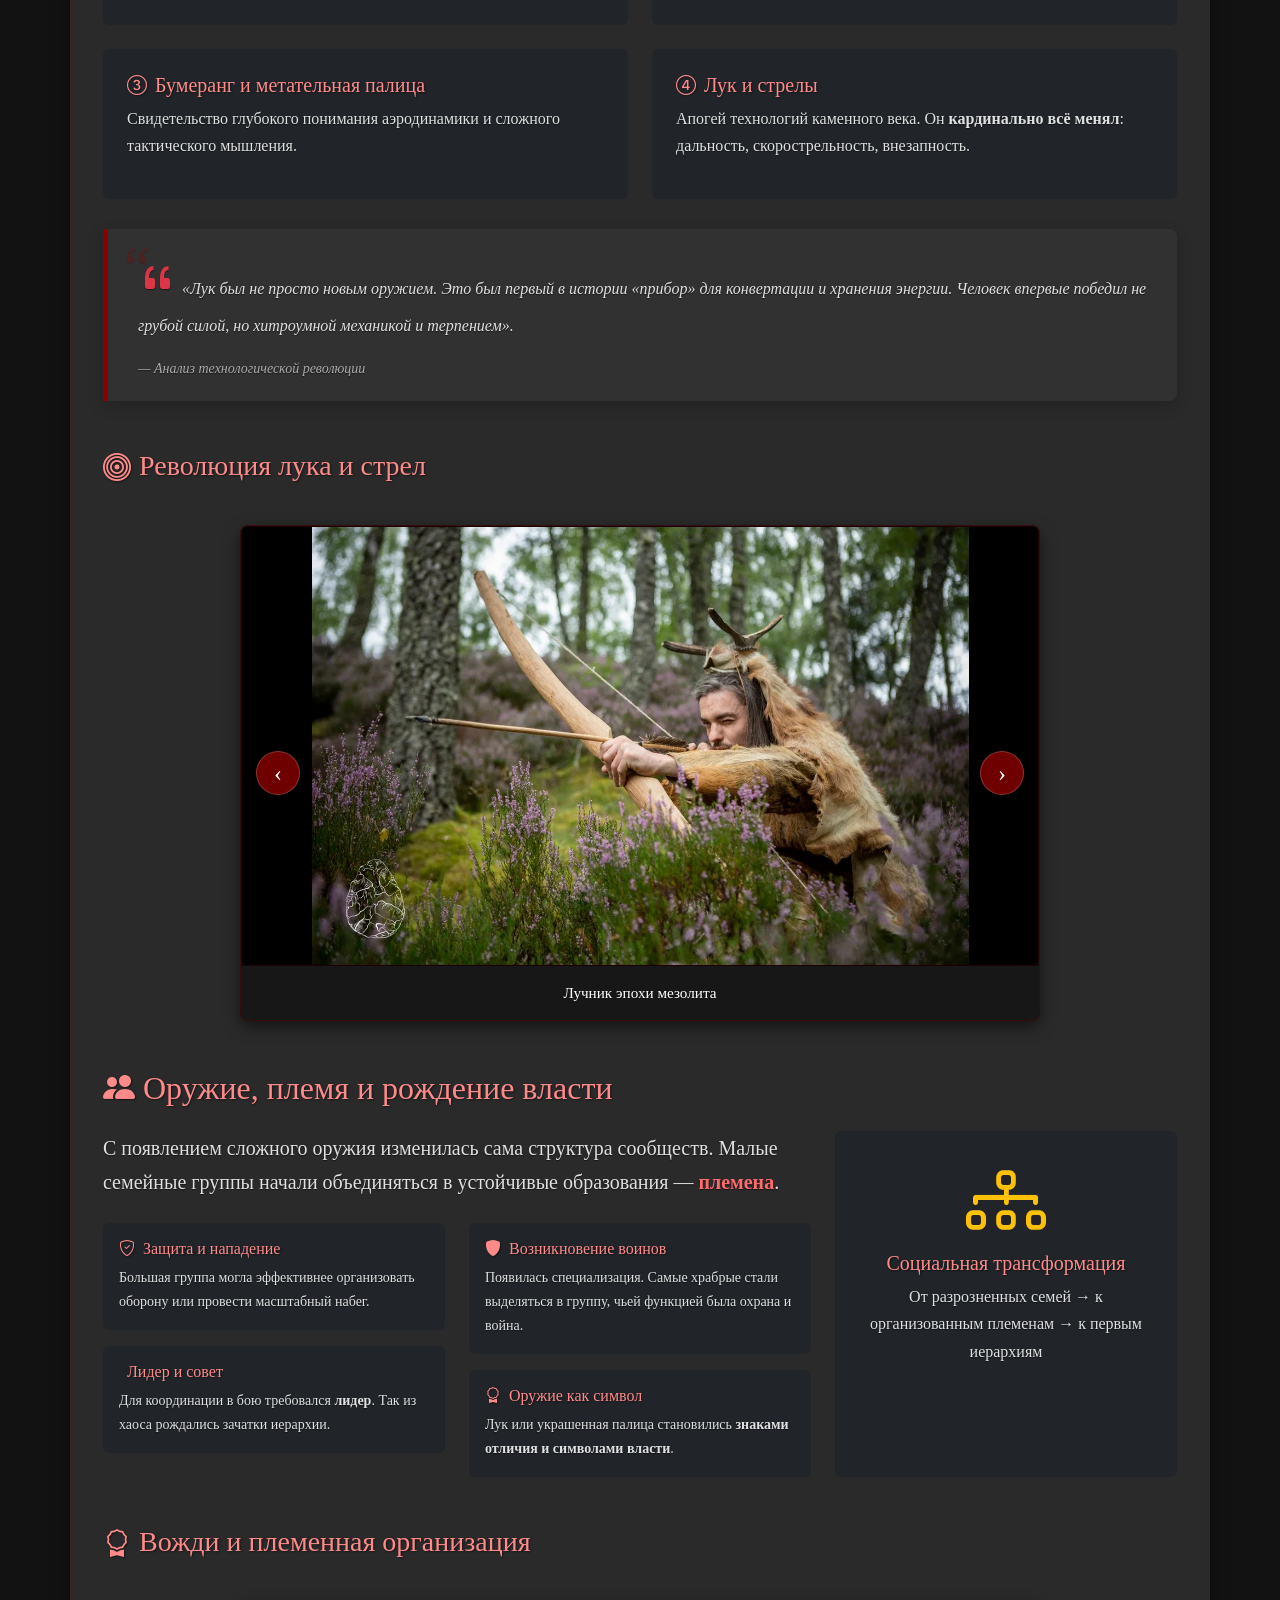
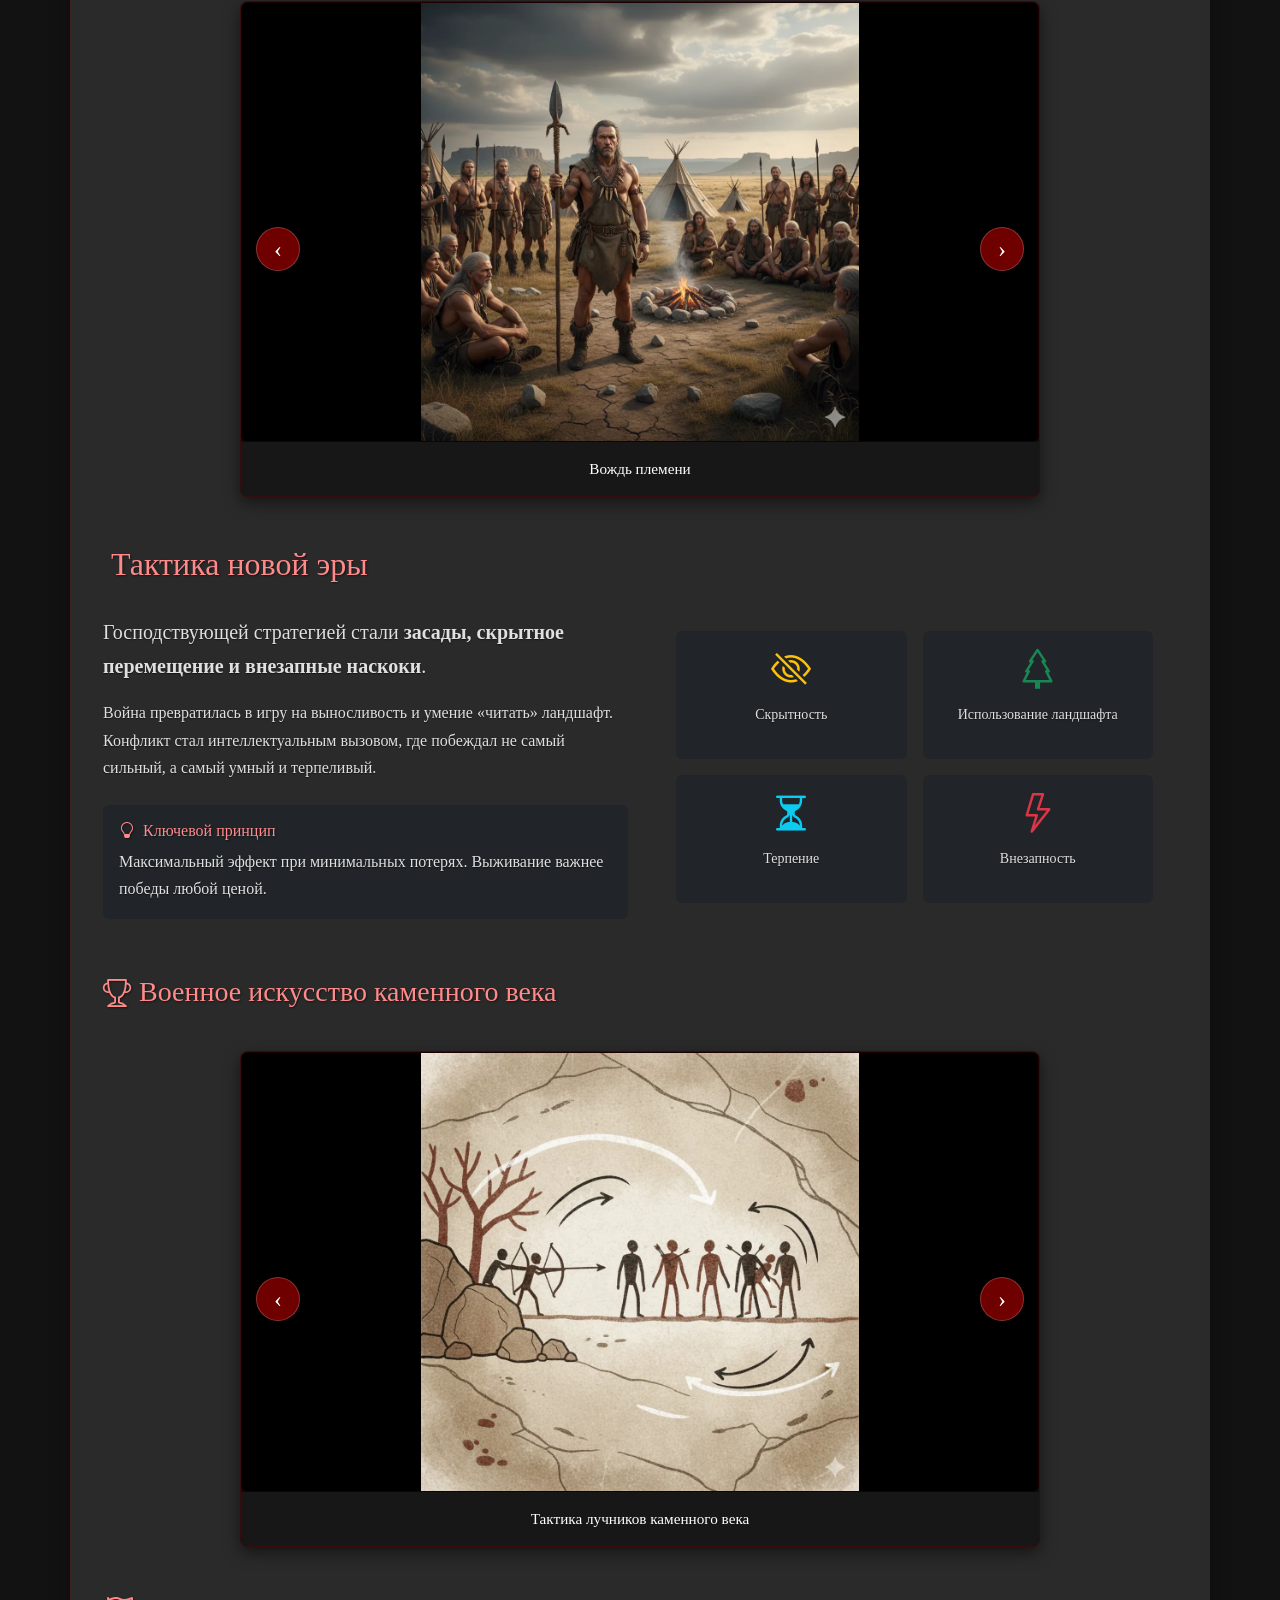
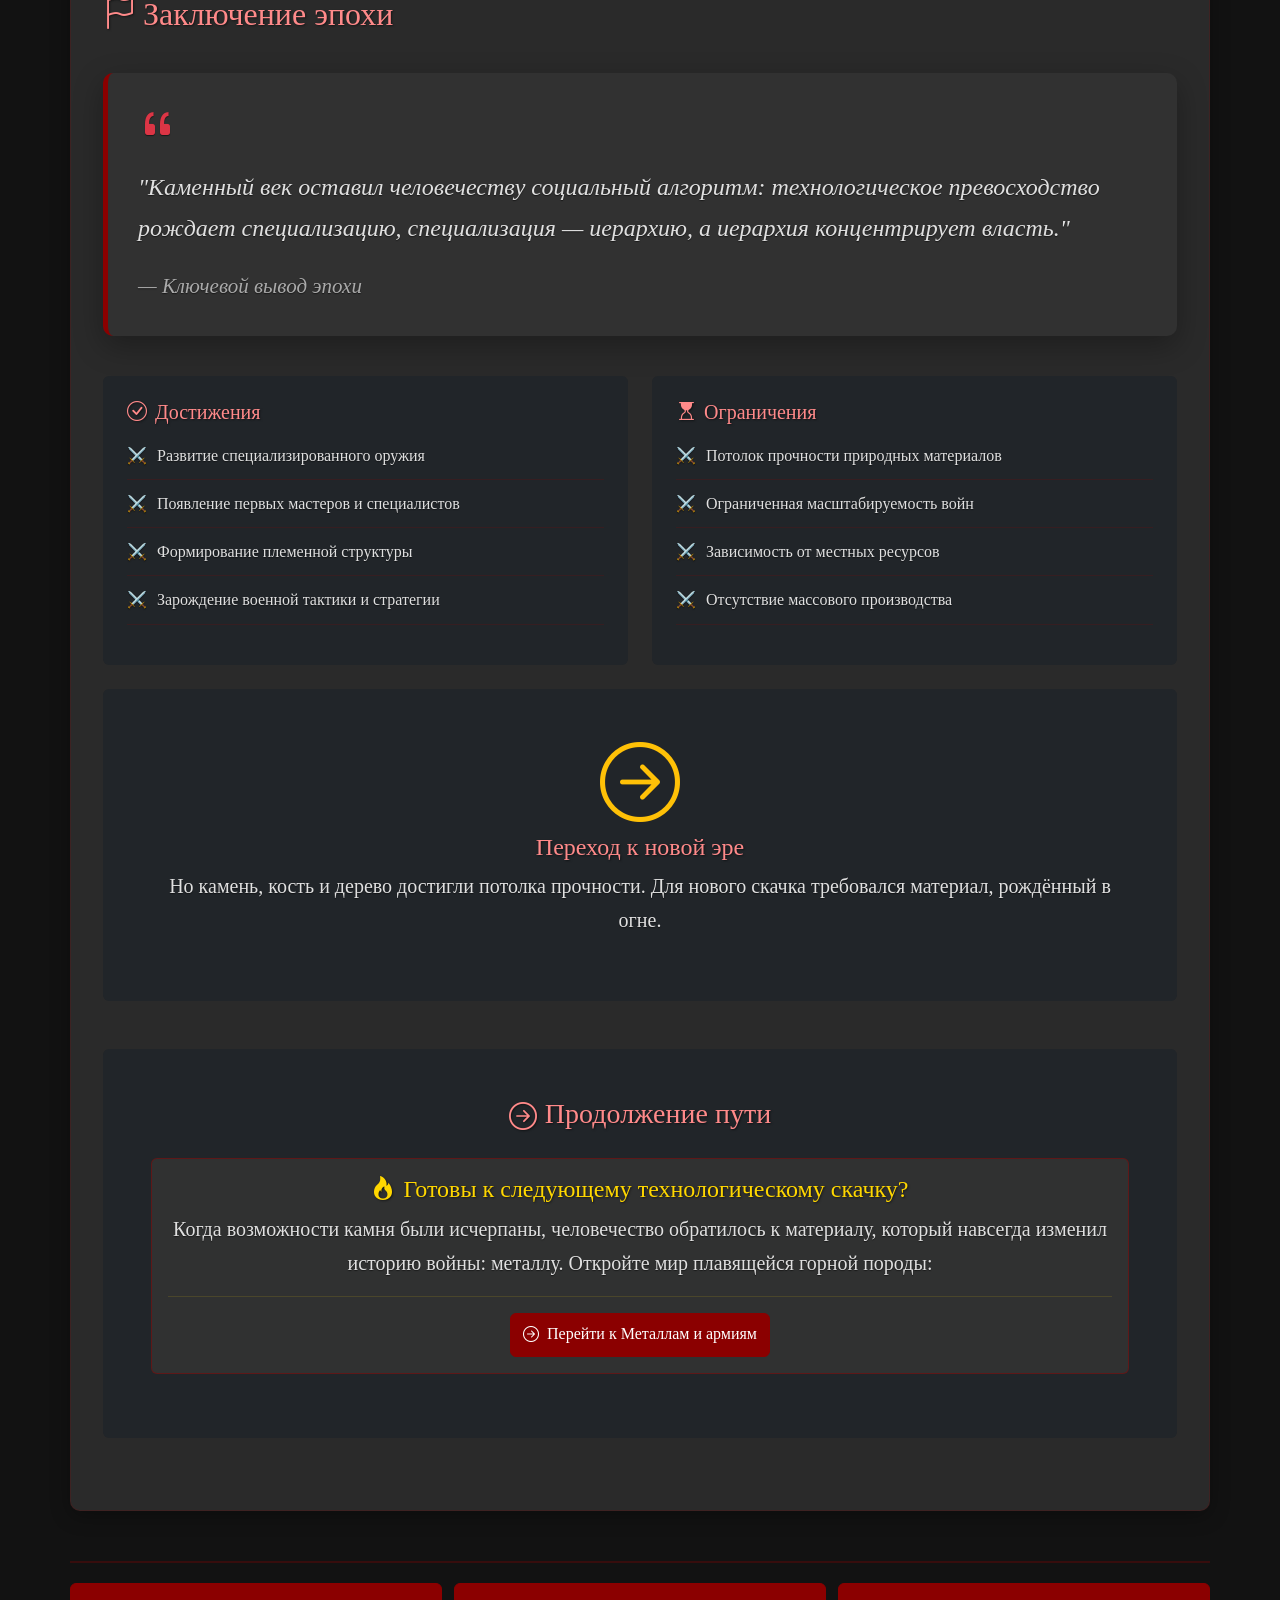
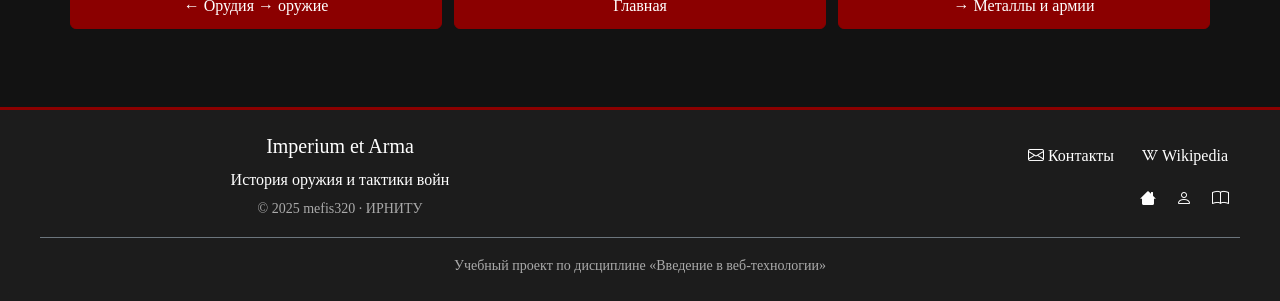
<file: stone-age.html>
<!DOCTYPE html>
<html lang="ru"><head>
    <meta charset="UTF-8">
    <meta name="viewport" content="width=device-width, initial-scale=1.0">
    <meta name="description" content="Каменный век: рождение специализированного оружия и первых социальных иерархий">
    <meta name="keywords" content="каменный век, палеолит, мезолит, неолит, кремневые орудия, лук и стрелы, племена, иерархия">
    <meta name="author" content="mefis320">
    <title>Каменный век: рождение оружия — Imperium et Arma</title>

    <link rel="apple-touch-icon" sizes="180x180" href="img/apple-touch-icon.png">
    <link rel="icon" type="image/png" sizes="32x32" href="img/favicon-32x32.png">
    <link rel="icon" type="image/png" sizes="16x16" href="img/favicon-16x16.png">
    <link rel="manifest" href="img/site.webmanifest">

    <link href="vendor/bootstrap.min.css" rel="stylesheet">

    <link rel="stylesheet" href="vendor/bootstrap-icons.css">

    <link rel="stylesheet" href="css/style.css?v=20261001-mobile2">
</head>

<body class="era-page">

<button id="scrollTopBtn" type="button" aria-label="Наверх" hidden="" title="Наверх"><i class="bi bi-chevron-up"></i></button>

<header>
    <div class="container">

        <div class="logo">
            <img src="img/optimized-logo.webp" alt="Логотип Imperium et Arma" decoding="async" width="1052" height="1051">
        </div>

        <div class="header-text">
            <div class="h4">Imperium et Arma</div>
            <p>История оружия и тактики войн</p>
        </div>

        <button class="hamburger" id="hamburgerBtn" type="button" aria-label="Открыть меню" aria-controls="mobileNav" aria-expanded="false">
            <span></span>
            <span></span>
            <span></span>
        </button>

        <nav class="desktop-nav">
            <a href="index.html">Главная</a>
            <a href="tools-to-weapons.html">Орудия → оружие</a>
            <a href="stone-age.html" class="active">Каменный век</a>
            <a href="metal-age.html">Металлы и армии</a>
            <a href="bows-and-cavalry.html">Луки и конница</a>
            <a href="early-firearms.html">Ранний огнестрел</a>
            <a href="glossary.html">Глоссарий</a>
            <a href="about.html">Об авторе</a>
        </nav>
    </div>

</header>
    <div class="mobile-nav" id="mobileNav" role="dialog" aria-modal="true" aria-label="Навигация по сайту" hidden="">
        <button class="mobile-nav-close" type="button" aria-label="Закрыть меню">×</button>
        <div class="mobile-nav-header">
            <div class="mobile-logo">
                <img src="img/optimized-logo.webp" alt="Логотип Imperium et Arma" decoding="async" width="1052" height="1051">
            </div>
            <div class="mobile-nav-title">
                <h4>Imperium et Arma</h4>
                <p>История оружия и тактики войн</p>
            </div>
        </div>

        <div class="mobile-nav-links">
            <a href="index.html"><i class="bi bi-house me-2"></i>Главная</a>
            <a href="tools-to-weapons.html"><i class="bi bi-tools me-2"></i>Орудия → оружие</a>
            <a href="stone-age.html" class="active"><i class="bi bi-rocket me-2"></i>Каменный век</a>
            <a href="metal-age.html"><i class="bi bi-gear me-2"></i>Металлы и армии</a>
            <a href="bows-and-cavalry.html"><i class="bi bi-bullseye me-2"></i>Луки и конница</a>
            <a href="early-firearms.html"><i class="bi bi-fire me-2"></i>Ранний огнестрел</a>
            <a href="glossary.html"><i class="bi bi-book me-2"></i>Глоссарий</a>
            <a href="about.html"><i class="bi bi-person me-2"></i>Об авторе</a>
        </div>
    </div>

<main class="container py-4">

<div class="text-center mb-5 page-hero">
    <h1 class="display-4 fw-bold mb-3" style="color: #ff8a8a;">
        <i class="bi bi-gem me-3"></i>Каменный век
    </h1>
    <p class="lead fs-4" style="color: #cccccc;">
        Рождение специализированного оружия и первых иерархий
    </p>
    <div class="d-flex flex-wrap justify-content-center align-items-center mt-4">
        <div class="mx-3 text-center">
            <i class="bi bi-clock-history display-6 text-warning"></i>
            <p class="mt-2 small">2.5 млн - 3000 лет до н.э.</p>
        </div>
        <div class="mx-3">
            <i class="bi bi-arrow-right display-5 text-danger"></i>
        </div>
        <div class="mx-3 text-center">
            <i class="bi bi-people display-6 text-success"></i>
            <p class="mt-2 small">Первые племена</p>
        </div>
    </div>
</div>

<div class="reading-toolbar"><div><strong>Разделы эпохи</strong><p>Выберите тему, чтобы читать и смотреть иллюстрации.</p></div><button type="button" class="reading-expand">Раскрыть все</button></div><article class="content-box era-article">

    <details class="reading-chapter" id="chapter-1"><summary><span class="chapter-number">01</span><h2 class="mb-4" style="color: #ff8a8a;">
            <i class="bi bi-hourglass-split me-2"></i>Наследие и новый этап
        </h2></summary><div class="chapter-body"><section class="mb-5">


        <div class="row align-items-center mb-4">
            <div class="col-lg-8">
                <p class="fs-5">
                    Если предыдущая эпоха научила человека превращать природный объект в орудие, то <strong>Каменный век</strong>
                    стал временем, когда это орудие начало превращаться в произведение инженерной мысли и тактической логики.
                </p>

                <p>
                    Это не был скачок, а долгая, кропотливая эволюция, растянувшаяся на сотни тысяч лет.
                    От универсальных чопперов человечество перешло к созданию <strong>специализированных инструментов,
                    многие из которых уже не имели мирного аналога</strong>.
                </p>

                <div class="alert alert-dark border-warning mt-4">
                    <h5 class="alert-heading"><i class="bi bi-lightbulb me-2"></i>Эволюционный переход</h5>
                    <p class="mb-0">
                        Вектор был задан: технология, рождённая для выживания, всё увереннее направлялась
                        на обеспечение превосходства. Но вместе с новым оружием рождалось и нечто большее —
                        зачатки социального порядка, иерархии и организованной власти.
                    </p>
                </div>
            </div>
            <div class="col-lg-4">
                <div class="text-center">
                    <i class="bi bi-gear-wide-connected display-1 text-warning"></i>
                    <p class="small mt-2">Технологический скачок</p>
                </div>
            </div>
        </div>

        <div class="row mb-4">
            <div class="col-md-4">
                <div class="p-3 bg-dark rounded">
                    <h5 class="text-warning"><i class="bi bi-clock me-2"></i>Периоды</h5>
                    <ul class="mb-0">
                        <li><a href="glossary.html#paleolithic" class="enhanced-link">Палеолит</a></li>
                        <li><a href="glossary.html#mesolithic" class="enhanced-link">Мезолит</a></li>
                        <li><a href="glossary.html#neolithic" class="enhanced-link">Неолит</a></li>
                    </ul>
                </div>
            </div>
            <div class="col-md-4">
                <div class="p-3 bg-dark rounded">
                    <h5 class="text-warning"><i class="bi bi-tools me-2"></i>Материалы</h5>
                    <p class="mb-0">Камень, кость, дерево</p>
                </div>
            </div>
            <div class="col-md-4">
                <div class="p-3 bg-dark rounded">
                    <h5 class="text-warning"><i class="bi bi-shield me-2"></i>Прорыв</h5>
                    <p class="mb-0">Специализированное оружие</p>
                </div>
            </div>
        </div>
    </section><section class="mb-5">
        <h3 class="mb-3" style="color: #ff8a8a;">
            <i class="bi bi-images me-2"></i>Эволюция оружия каменного века
        </h3>
        <div class="slider">
            <button class="slider-btn prev" type="button" aria-label="Предыдущее изображение">‹</button>
            <figure class="slide active">
                <img src="img/optimized-stone-age-weapon-evolution.webp" alt="Эволюция оружия каменного века" decoding="async" loading="lazy" width="1024" height="1024">
                <figcaption>Эволюция оружия каменного века</figcaption>
            </figure>
            <figure class="slide">
                <img src="img/optimized-stone-age-axe.webp" alt="Каменный топор" decoding="async" loading="lazy" width="259" height="194">
                <figcaption>Каменный топор</figcaption>
            </figure>
            <figure class="slide">
                <img src="img/optimized-stone-age-knife.webp" alt="Каменный нож" decoding="async" loading="lazy" width="910" height="633">
                <figcaption>Каменный нож</figcaption>
            </figure>
            <figure class="slide">
                <img src="img/optimized-stone-age-spear.webp" alt="Каменное копьё" decoding="async" loading="lazy" width="920" height="378">
                <figcaption>Каменное копьё</figcaption>
            </figure>
            <figure class="slide">
                <img src="img/optimized-stone-age-bone-harboon.webp" alt="Гарпун с костяным наконечником" decoding="async" loading="lazy" width="768" height="768">
                <figcaption>Гарпун с костяным наконечником</figcaption>
            </figure>
            <button class="slider-btn next" type="button" aria-label="Следующее изображение">›</button>
        </div>
    </section></div></details>



    <details class="reading-chapter" id="chapter-2"><summary><span class="chapter-number">02</span><h2 class="mb-4" style="color: #ff8a8a;">
            <i class="bi bi-gear-fill me-2"></i>Материалы как судьба
        </h2></summary><div class="chapter-body"><section class="mb-5">


        <div class="row mb-4">
            <div class="col-lg-8">
                <p class="fs-5">
                    Мир Каменного века был ограничен тремя основными материалами: <strong>камень, кость и дерево</strong>.
                    Их свойства жёстко диктовали возможности.
                </p>

                <p>
                    <a href="glossary.html#flint" class="enhanced-link">Кремень</a> и
                    <a href="glossary.html#obsidian" class="enhanced-link">обсидиан</a>, способные при правильной обработке
                    давать невероятно острый, почти бритвенный скол, стали «сталью» той эпохи.
                    Из них изготавливались наконечники — сердце нового оружия.
                </p>

                <div class="bg-dark rounded p-4 mt-4">
                    <h5 class="text-warning"><i class="bi bi-star me-2"></i>Высшее мастерство</h5>
                    <p>
                        Овладение техникой
                        <a href="glossary.html#pressure-flaking" class="enhanced-link"><strong>отжимной ретуши</strong></a> —
                        когда мастер тонким костяным отжимником «скалывал» мельчайшие чешуйки с кремня — стало высшим пилотажем.
                        Это уже не грубая обработка, а высокое искусство. Так появился первый прообраз <strong>специалиста</strong> —
                        человека, чей статус определялся не физической мощью, а уникальным знанием.
                    </p>
                </div>
            </div>
            <div class="col-lg-4">
                <div class="text-center p-4">
                    <div class="mb-4">
                        <i class="bi bi-diamond display-4 text-info"></i>
                        <p class="mt-2">Кремень и обсидиан</p>
                    </div>
                    <div class="mb-4">
                        <i class="bi bi-shield display-4 text-light"></i>
                        <p class="mt-2">Кость для гарпунов</p>
                    </div>
                    <div>
                        <i class="bi bi-tree display-4 text-success"></i>
                        <p class="mt-2">Дерево для древков</p>
                    </div>
                </div>
            </div>
        </div>
    </section><section class="mb-5">
        <h3 class="mb-3" style="color: #ff8a8a;">
            <i class="bi bi-person-badge me-2"></i>Искусство мастера
        </h3>
        <div class="slider">
            <button class="slider-btn prev" type="button" aria-label="Предыдущее изображение">‹</button>
            <figure class="slide active">
                <img src="img/optimized-stone-age-master.webp" alt="Мастер выполняет отжимную ретушь" decoding="async" loading="lazy" width="468" height="441">
                <figcaption>Мастер, выполняющий отжимную ретушь</figcaption>
            </figure>
            <figure class="slide">
                <img src="img/optimized-stone-age-master-2.webp" alt="Мастер работает над камнем" decoding="async" loading="lazy" width="444" height="487">
                <figcaption>Мастер работает над камнем</figcaption>
            </figure>
            <figure class="slide">
                <img src="img/optimized-stone-age-master-3.webp" alt="Работа над камнем" decoding="async" loading="lazy" width="467" height="342">
                <figcaption>Работа над камнем</figcaption>
            </figure>
            <figure class="slide">
                <img src="img/optimized-stone-age-master-4.webp" alt="Готовый каменный наконечник" decoding="async" loading="lazy" width="609" height="450">
                <figcaption>Готовый каменный наконечник</figcaption>
            </figure>
            <figure class="slide">
                <img src="img/optimized-stone-age-master-5.webp" alt="Каменный наконечник в цвете" decoding="async" loading="lazy" width="450" height="192">
                <figcaption>Каменный наконечник в цвете</figcaption>
            </figure>
            <button class="slider-btn next" type="button" aria-label="Следующее изображение">›</button>
        </div>
    </section></div></details>



    <details class="reading-chapter" id="chapter-3"><summary><span class="chapter-number">03</span><h2 class="mb-4" style="color: #ff8a8a;">
            <i class="bi bi-shield-plus me-2"></i>Арсенал эпохи: главные изобретения
        </h2></summary><div class="chapter-body"><section class="mb-5">


        <div class="row mb-4">
            <div class="col-md-6">
                <div class="p-4 bg-dark rounded h-100">
                    <h5 class="text-warning"><i class="bi bi-1-circle me-2"></i>Копьё с каменным наконечником</h5>
                    <p>
                        Эволюция простой заострённой палки. Привязанный наконечник многократно увеличивал пробивную способность.
                    </p>
                </div>
            </div>
            <div class="col-md-6">
                <div class="p-4 bg-dark rounded h-100">
                    <h5 class="text-warning"><i class="bi bi-2-circle me-2"></i>Метательное копьё и копьеметалка</h5>
                    <p>
                        Революция в дистанционном бое.
                        <a href="glossary.html#atlatl" class="enhanced-link">Атлатль</a> увеличивал дальность и силу броска в разы.
                    </p>
                </div>
            </div>
        </div>

        <div class="row mb-4">
            <div class="col-md-6">
                <div class="p-4 bg-dark rounded h-100">
                    <h5 class="text-warning"><i class="bi bi-3-circle me-2"></i>Бумеранг и метательная палица</h5>
                    <p>
                        Свидетельство глубокого понимания аэродинамики и сложного тактического мышления.
                    </p>
                </div>
            </div>
            <div class="col-md-6">
                <div class="p-4 bg-dark rounded h-100">
                    <h5 class="text-warning"><i class="bi bi-4-circle me-2"></i>Лук и стрелы</h5>
                    <p>
                        Апогей технологий каменного века. Он <strong>кардинально всё менял</strong>: дальность, скорострельность, внезапность.
                    </p>
                </div>
            </div>
        </div>

        <blockquote>
            <i class="bi bi-quote text-danger fs-1"></i>
            «Лук был не просто новым оружием. Это был первый в истории «прибор» для конвертации и хранения энергии.
            Человек впервые победил не грубой силой, но хитроумной механикой и терпением».
            <div class="mt-3">
                <small class="text-muted">— Анализ технологической революции</small>
            </div>
        </blockquote>
    </section><section class="mb-5">
        <h3 class="mb-3" style="color: #ff8a8a;">
            <i class="bi bi-bullseye me-2"></i>Революция лука и стрел
        </h3>
        <div class="slider">
            <button class="slider-btn prev" type="button" aria-label="Предыдущее изображение">‹</button>
            <figure class="slide active">
                <img src="img/optimized-stone-age-archer.webp" alt="Лучник эпохи мезолита" decoding="async" loading="lazy" width="1200" height="800">
                <figcaption>Лучник эпохи мезолита</figcaption>
            </figure>
            <figure class="slide">
                <img src="img/optimized-stone-age-archer-3.webp" alt="Наскальный рисунок лучника" decoding="async" loading="lazy" width="1500" height="982">
                <figcaption>Наскальный рисунок лучника</figcaption>
            </figure>
            <figure class="slide">
                <img src="img/optimized-stone-age-archer-hunt.webp" alt="Наскальный рисунок охоты лучников" decoding="async" loading="lazy" width="640" height="480">
                <figcaption>Наскальный рисунок охоты лучников</figcaption>
            </figure>
            <button class="slider-btn next" type="button" aria-label="Следующее изображение">›</button>
        </div>
    </section></div></details>



    <details class="reading-chapter" id="chapter-4"><summary><span class="chapter-number">04</span><h2 class="mb-4" style="color: #ff8a8a;">
            <i class="bi bi-people-fill me-2"></i>Оружие, племя и рождение власти
        </h2></summary><div class="chapter-body"><section class="mb-5">


        <div class="row mb-4">
            <div class="col-lg-8">
                <p class="fs-5">
                    С появлением сложного оружия изменилась сама структура сообществ. Малые семейные группы начали объединяться
                    в устойчивые образования — <strong><a href="glossary.html#tribe" class="enhanced-link">племена</a></strong>.
                </p>

                <div class="row mt-4">
                    <div class="col-md-6">
                        <div class="p-3 bg-dark rounded mb-3">
                            <h6 class="text-success"><i class="bi bi-shield-check me-2"></i>Защита и нападение</h6>
                            <p class="small mb-0">
                                Большая группа могла эффективнее организовать оборону или провести масштабный набег.
                            </p>
                        </div>
                        <div class="p-3 bg-dark rounded">
                            <h6 class="text-success"><i class="bi bi-person-raised-hand me-2"></i>Лидер и совет</h6>
                            <p class="small mb-0">
                                Для координации в бою требовался <strong>лидер</strong>. Так из хаоса рождались зачатки иерархии.
                            </p>
                        </div>
                    </div>
                    <div class="col-md-6">
                        <div class="p-3 bg-dark rounded mb-3">
                            <h6 class="text-success"><i class="bi bi-shield-fill me-2"></i>Возникновение воинов</h6>
                            <p class="small mb-0">
                                Появилась специализация. Самые храбрые стали выделяться в группу, чьей функцией была охрана и война.
                            </p>
                        </div>
                        <div class="p-3 bg-dark rounded">
                            <h6 class="text-success"><i class="bi bi-award me-2"></i>Оружие как символ</h6>
                            <p class="small mb-0">
                                Лук или украшенная палица становились <strong>знаками отличия и символами власти</strong>.
                            </p>
                        </div>
                    </div>
                </div>
            </div>
            <div class="col-lg-4">
                <div class="text-center p-4 bg-dark rounded h-100">
                    <i class="bi bi-diagram-3 display-1 text-warning mb-3"></i>
                    <h5>Социальная трансформация</h5>
                    <p>
                        От разрозненных семей → к организованным племенам → к первым иерархиям
                    </p>
                </div>
            </div>
        </div>
    </section><section class="mb-5">
        <h3 class="mb-3" style="color: #ff8a8a;">
            <i class="bi bi-award me-2"></i>Вожди и племенная организация
        </h3>
        <div class="slider">
            <button class="slider-btn prev" type="button" aria-label="Предыдущее изображение">‹</button>
            <figure class="slide active">
                <img src="img/optimized-stone-age-chief.webp" alt="Вождь племени" decoding="async" loading="lazy" width="1024" height="1024">
                <figcaption>Вождь племени</figcaption>
            </figure>
            <figure class="slide">
                <img src="img/optimized-stone-age-chief-3.webp" alt="Вождь с воинами племени" decoding="async" loading="lazy" width="1000" height="648">
                <figcaption>Вождь с воинами племени</figcaption>
            </figure>
            <figure class="slide">
                <img src="img/optimized-stone-age-chief-wariors.webp" alt="Вождь племени командует битвой" decoding="async" loading="lazy" width="626" height="351">
                <figcaption>Вождь командует битвой</figcaption>
            </figure>
            <figure class="slide">
                <img src="img/optimized-stone-age-hunt.webp" alt="Охота племени" decoding="async" loading="lazy" width="500" height="234">
                <figcaption>Охота племени</figcaption>
            </figure>
            <button class="slider-btn next" type="button" aria-label="Следующее изображение">›</button>
        </div>
    </section></div></details>



    <details class="reading-chapter" id="chapter-5"><summary><span class="chapter-number">05</span><h2 class="mb-4" style="color: #ff8a8a;">
            <i class="bi bi-strategy me-2"></i>Тактика новой эры
        </h2></summary><div class="chapter-body"><section class="mb-5">


        <div class="row align-items-center">
            <div class="col-lg-6">
                <p class="fs-5">
                    Господствующей стратегией стали <strong>засады, скрытное перемещение и внезапные наскоки</strong>.
                </p>
                <p>
                    Война превратилась в игру на выносливость и умение «читать» ландшафт.
                    Конфликт стал интеллектуальным вызовом, где побеждал не самый сильный, а самый умный и терпеливый.
                </p>
                <div class="mt-4 p-3 bg-dark rounded">
                    <h6 class="text-info"><i class="bi bi-lightbulb me-2"></i>Ключевой принцип</h6>
                    <p class="mb-0">
                        Максимальный эффект при минимальных потерях. Выживание важнее победы любой ценой.
                    </p>
                </div>
            </div>
            <div class="col-lg-6">
                <div class="text-center p-4">
                    <div class="row g-3">
                        <div class="col-6">
                            <div class="p-3 bg-dark rounded">
                                <i class="bi bi-eye-slash display-6 text-warning"></i>
                                <p class="mt-2 small">Скрытность</p>
                            </div>
                        </div>
                        <div class="col-6">
                            <div class="p-3 bg-dark rounded">
                                <i class="bi bi-tree display-6 text-success"></i>
                                <p class="mt-2 small">Использование ландшафта</p>
                            </div>
                        </div>
                        <div class="col-6">
                            <div class="p-3 bg-dark rounded">
                                <i class="bi bi-hourglass-split display-6 text-info"></i>
                                <p class="mt-2 small">Терпение</p>
                            </div>
                        </div>
                        <div class="col-6">
                            <div class="p-3 bg-dark rounded">
                                <i class="bi bi-lightning display-6 text-danger"></i>
                                <p class="mt-2 small">Внезапность</p>
                            </div>
                        </div>
                    </div>
                </div>
            </div>
        </div>
    </section><section class="mb-5">
        <h3 class="mb-3" style="color: #ff8a8a;">
            <i class="bi bi-trophy me-2"></i>Военное искусство каменного века
        </h3>
        <div class="slider">
            <button class="slider-btn prev" type="button" aria-label="Предыдущее изображение">‹</button>
            <figure class="slide active">
                <img src="img/optimized-stone-age-tactics-archers.webp" alt="Тактика лучников каменного века" decoding="async" loading="lazy" width="1024" height="1024">
                <figcaption>Тактика лучников каменного века</figcaption>
            </figure>
            <figure class="slide">
                <img src="img/optimized-stone-age-tactics-ambush.webp" alt="Тактика засады племени" decoding="async" loading="lazy" width="1200" height="630">
                <figcaption>Тактика засады</figcaption>
            </figure>
            <figure class="slide">
                <img src="img/optimized-stone-age-tactics-hunt.webp" alt="Тактика охоты племени" decoding="async" loading="lazy" width="780" height="440">
                <figcaption>Тактика охоты племени</figcaption>
            </figure>
            <figure class="slide">
                <img src="img/optimized-stone-age-tactics-battle.webp" alt="Тактика битвы племени" decoding="async" loading="lazy" width="1047" height="651">
                <figcaption>Тактика битвы племени</figcaption>
            </figure>
            <button class="slider-btn next" type="button" aria-label="Следующее изображение">›</button>
        </div>
    </section></div></details>



    <details class="reading-chapter" id="chapter-6"><summary><span class="chapter-number">06</span><h2 class="mb-4" style="color: #ff8a8a;">
            <i class="bi bi-flag me-2"></i>Заключение эпохи
        </h2></summary><div class="chapter-body"><section class="mb-5">


        <div class="big-quote">
            <i class="bi bi-quote display-6 text-danger d-block mb-3"></i>
            "Каменный век оставил человечеству социальный алгоритм: технологическое превосходство рождает специализацию,
            специализация — иерархию, а иерархия концентрирует власть."
            <div class="mt-3">
                <small class="text-muted">— Ключевой вывод эпохи</small>
            </div>
        </div>

        <div class="row mt-4">
            <div class="col-md-6">
                <div class="p-4 bg-dark rounded">
                    <h5 class="text-success"><i class="bi bi-check-circle me-2"></i>Достижения</h5>
                    <ul class="enhanced-list">
                        <li>Развитие специализированного оружия</li>
                        <li>Появление первых мастеров и специалистов</li>
                        <li>Формирование племенной структуры</li>
                        <li>Зарождение военной тактики и стратегии</li>
                    </ul>
                </div>
            </div>
            <div class="col-md-6">
                <div class="p-4 bg-dark rounded">
                    <h5 class="text-info"><i class="bi bi-hourglass-top me-2"></i>Ограничения</h5>
                    <ul class="enhanced-list">
                        <li>Потолок прочности природных материалов</li>
                        <li>Ограниченная масштабируемость войн</li>
                        <li>Зависимость от местных ресурсов</li>
                        <li>Отсутствие массового производства</li>
                    </ul>
                </div>
            </div>
        </div>

        <div class="text-center p-5 bg-dark rounded mt-4">
            <i class="bi bi-arrow-right-circle display-1 text-warning mb-3"></i>
            <h4 class="text-warning">Переход к новой эре</h4>
            <p class="fs-5">
                Но камень, кость и дерево достигли потолка прочности.
                Для нового скачка требовался материал, рождённый в огне.
            </p>
        </div>
    </section><section class="text-center p-5 bg-dark rounded">
        <h3 class="mb-4" style="color: #ff8a8a;">
            <i class="bi bi-arrow-right-circle me-2"></i>Продолжение пути
        </h3>

        <div class="alert alert-dark border-warning" role="alert">
            <h4 class="alert-heading text-warning">
                <i class="bi bi-fire me-2"></i>Готовы к следующему технологическому скачку?
            </h4>
            <p class="fs-5">
                Когда возможности камня были исчерпаны, человечество обратилось к материалу,
                который навсегда изменил историю войны: металлу. Откройте мир плавящейся горной породы:
            </p>
            <hr class="border-warning">
            <div class="d-flex justify-content-center">
                <a href="metal-age.html" class="btn btn-danger">
                    <i class="bi bi-arrow-right-circle me-2"></i>Перейти к Металлам и армиям
                </a>
            </div>
        </div>
    </section></div></details>



</article>

</main>

<footer class="bg-dark text-white py-4 mt-5">
    <div class="container">
        <div class="row align-items-center">
            <div class="col-md-6">
                <h5>Imperium et Arma</h5>
                <p class="mb-1">История оружия и тактики войн</p>
                <p class="text-muted small mb-0">© 2025 mefis320 · ИРНИТУ</p>
            </div>
            <div class="col-md-6 text-end">
                <div class="mb-2">

                    <a href="mailto:mefis320@gmail.com" class="text-white me-4">
                        <i class="bi bi-envelope me-1"></i>Контакты
                    </a>

                    <a href="https://ru.wikipedia.org/wiki/%D0%9E%D1%80%D1%83%D0%B6%D0%B8%D0%B5" target="_blank" rel="noopener noreferrer" class="text-white">
                        <i class="bi bi-wikipedia me-1"></i>Wikipedia
                    </a>
                </div>
                <div class="mt-3">
                    <a href="index.html" class="text-white me-3" title="Главная"><i class="bi bi-house"></i></a>
                    <a href="about.html" class="text-white me-3" title="Об авторе"><i class="bi bi-person"></i></a>
                    <a href="glossary.html" class="text-white" title="Глоссарий"><i class="bi bi-book"></i></a>
                </div>
            </div>
        </div>
        <div class="row mt-3 pt-3 border-top border-secondary">
            <div class="col-12 text-center">
                <p class="small text-muted mb-0">Учебный проект по дисциплине «Введение в веб-технологии»</p>
            </div>
        </div>
    </div>
</footer>

<script src="vendor/bootstrap.bundle.min.js"></script>

<script src="js/script.js?v=20261001-mobile2"></script>


</body></html>
</file>
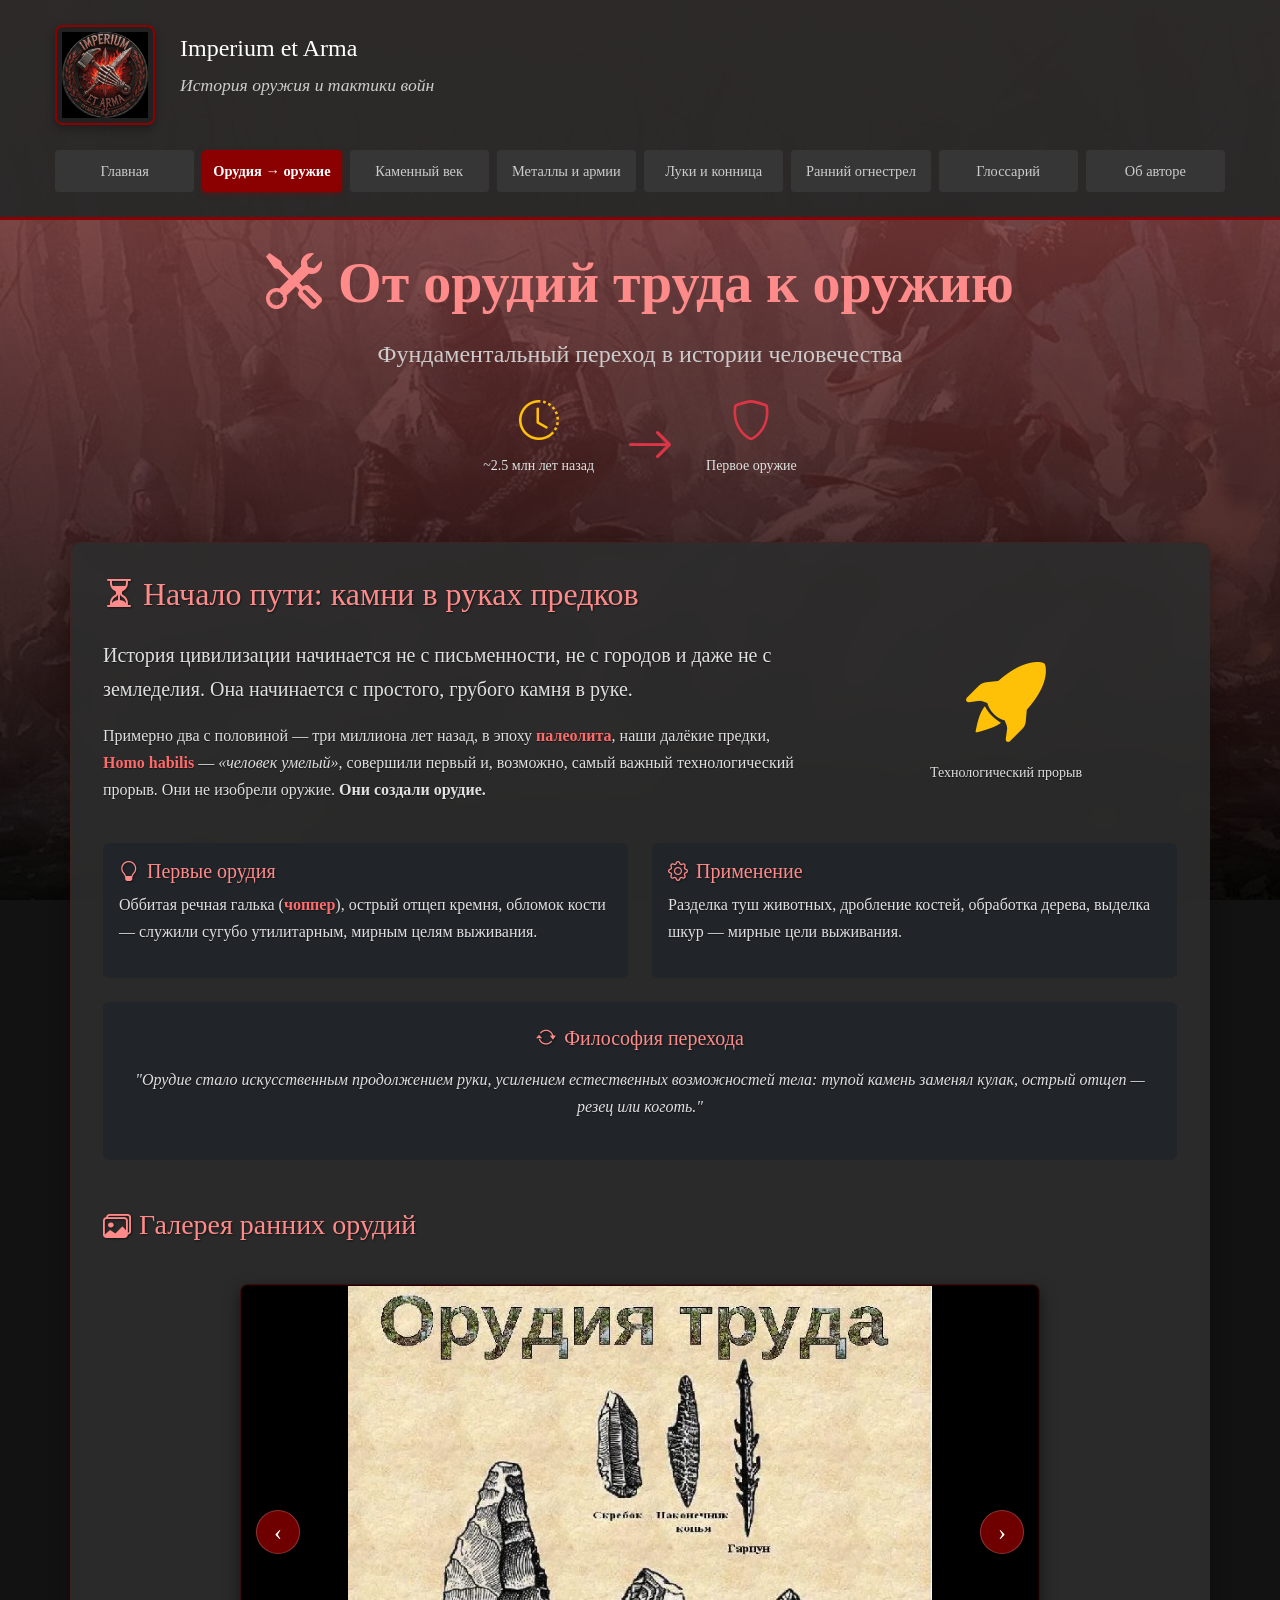
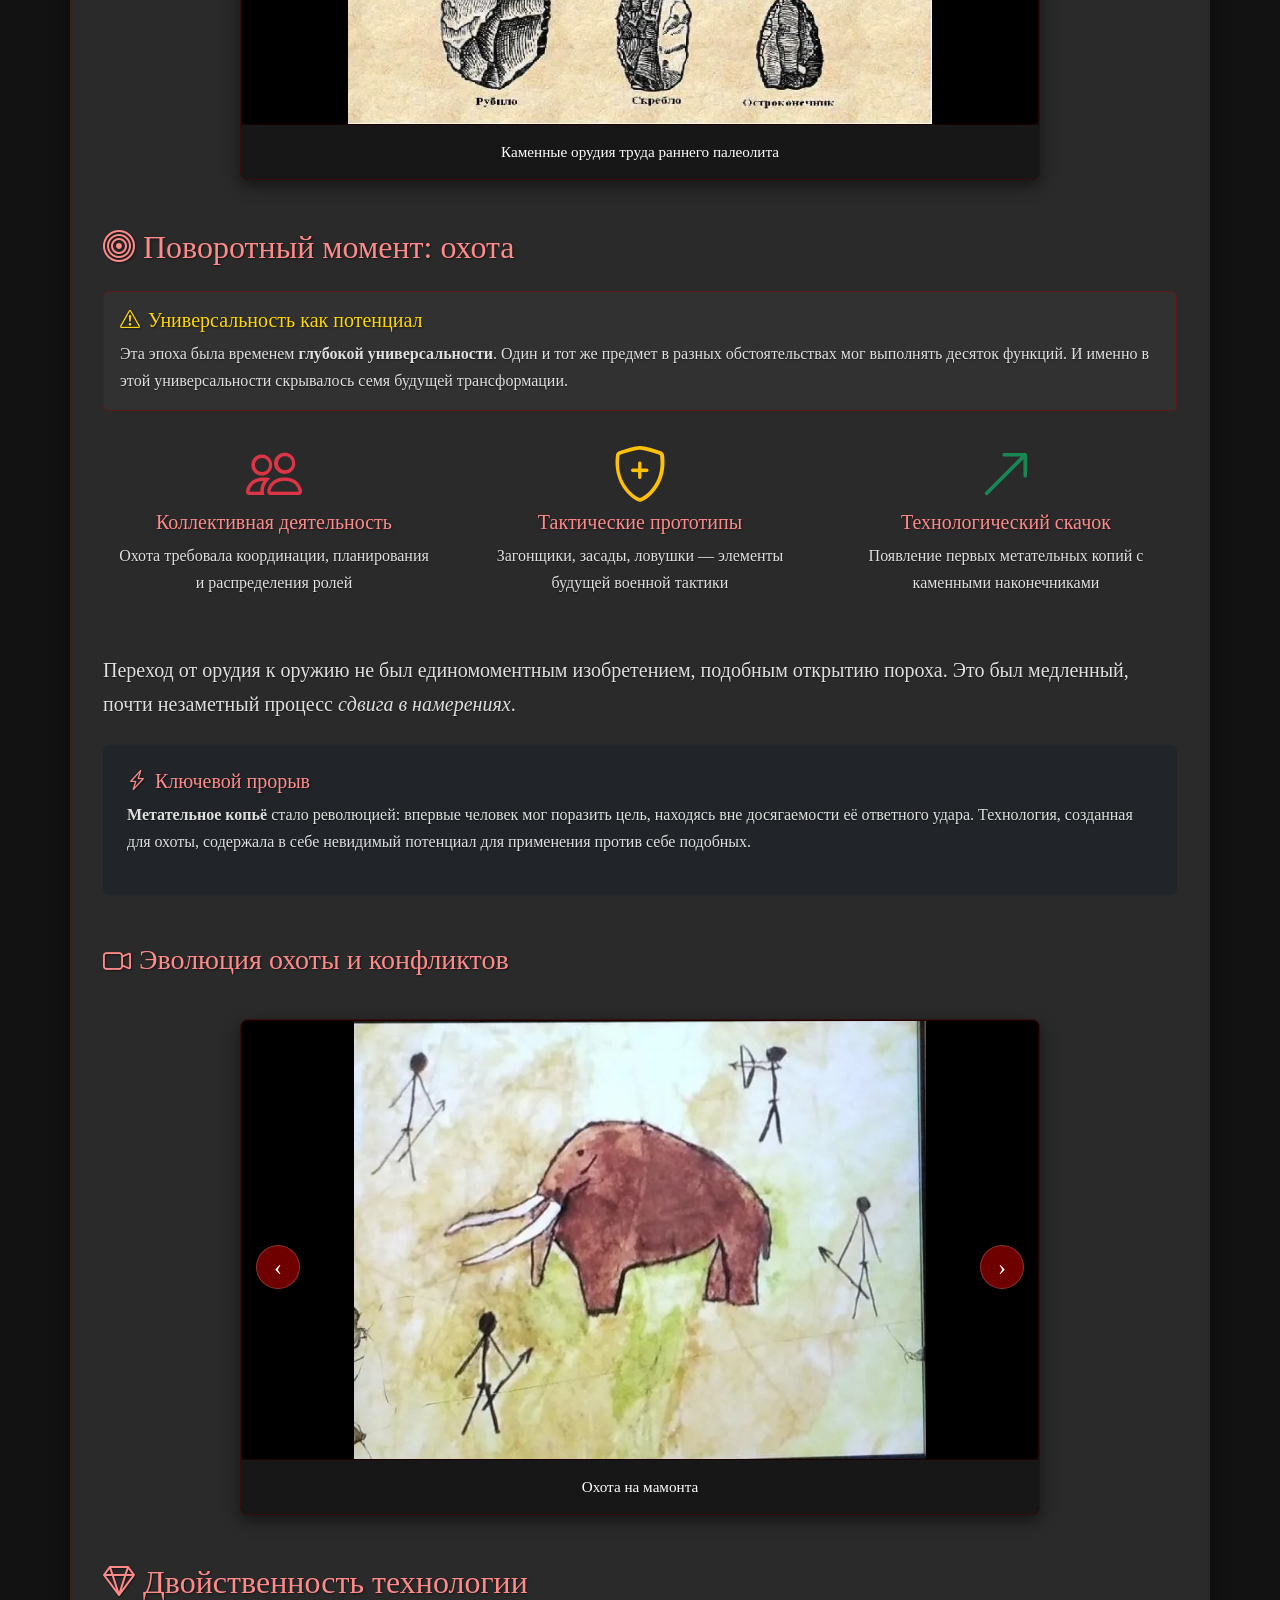
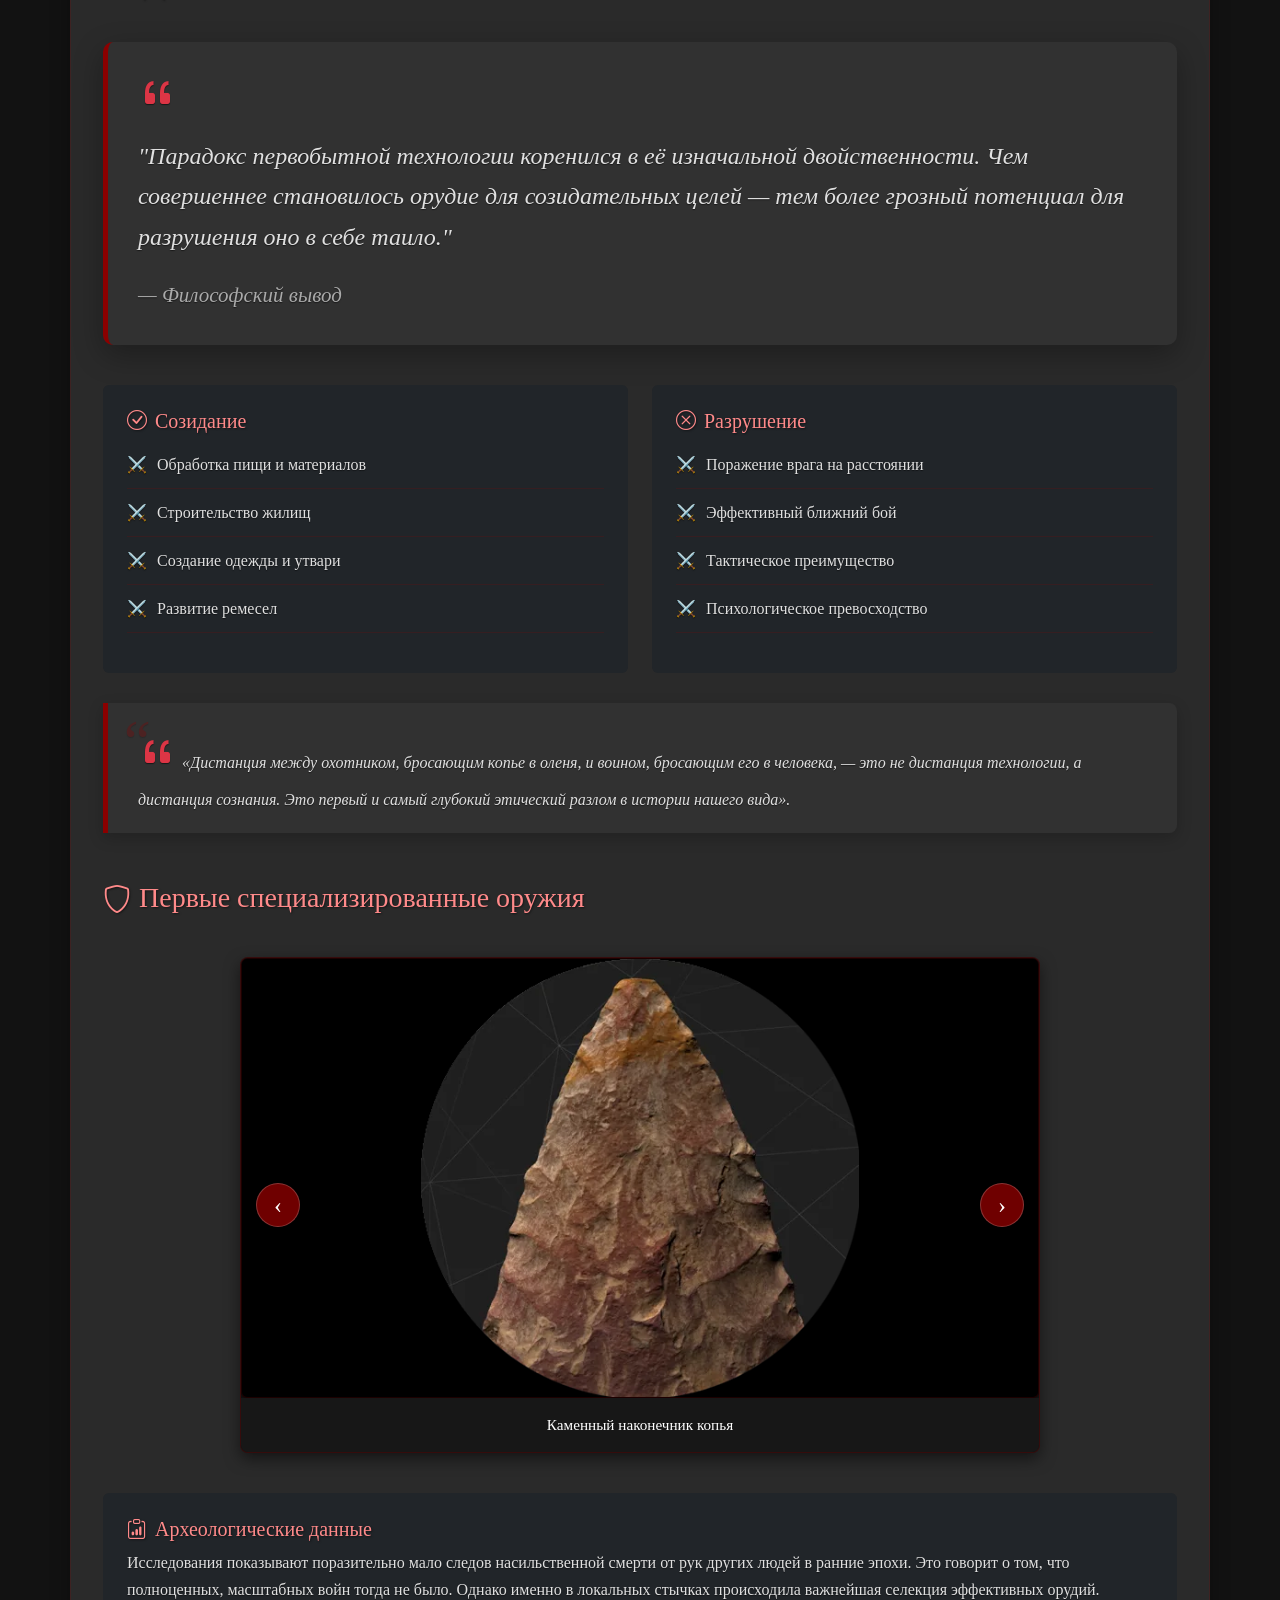
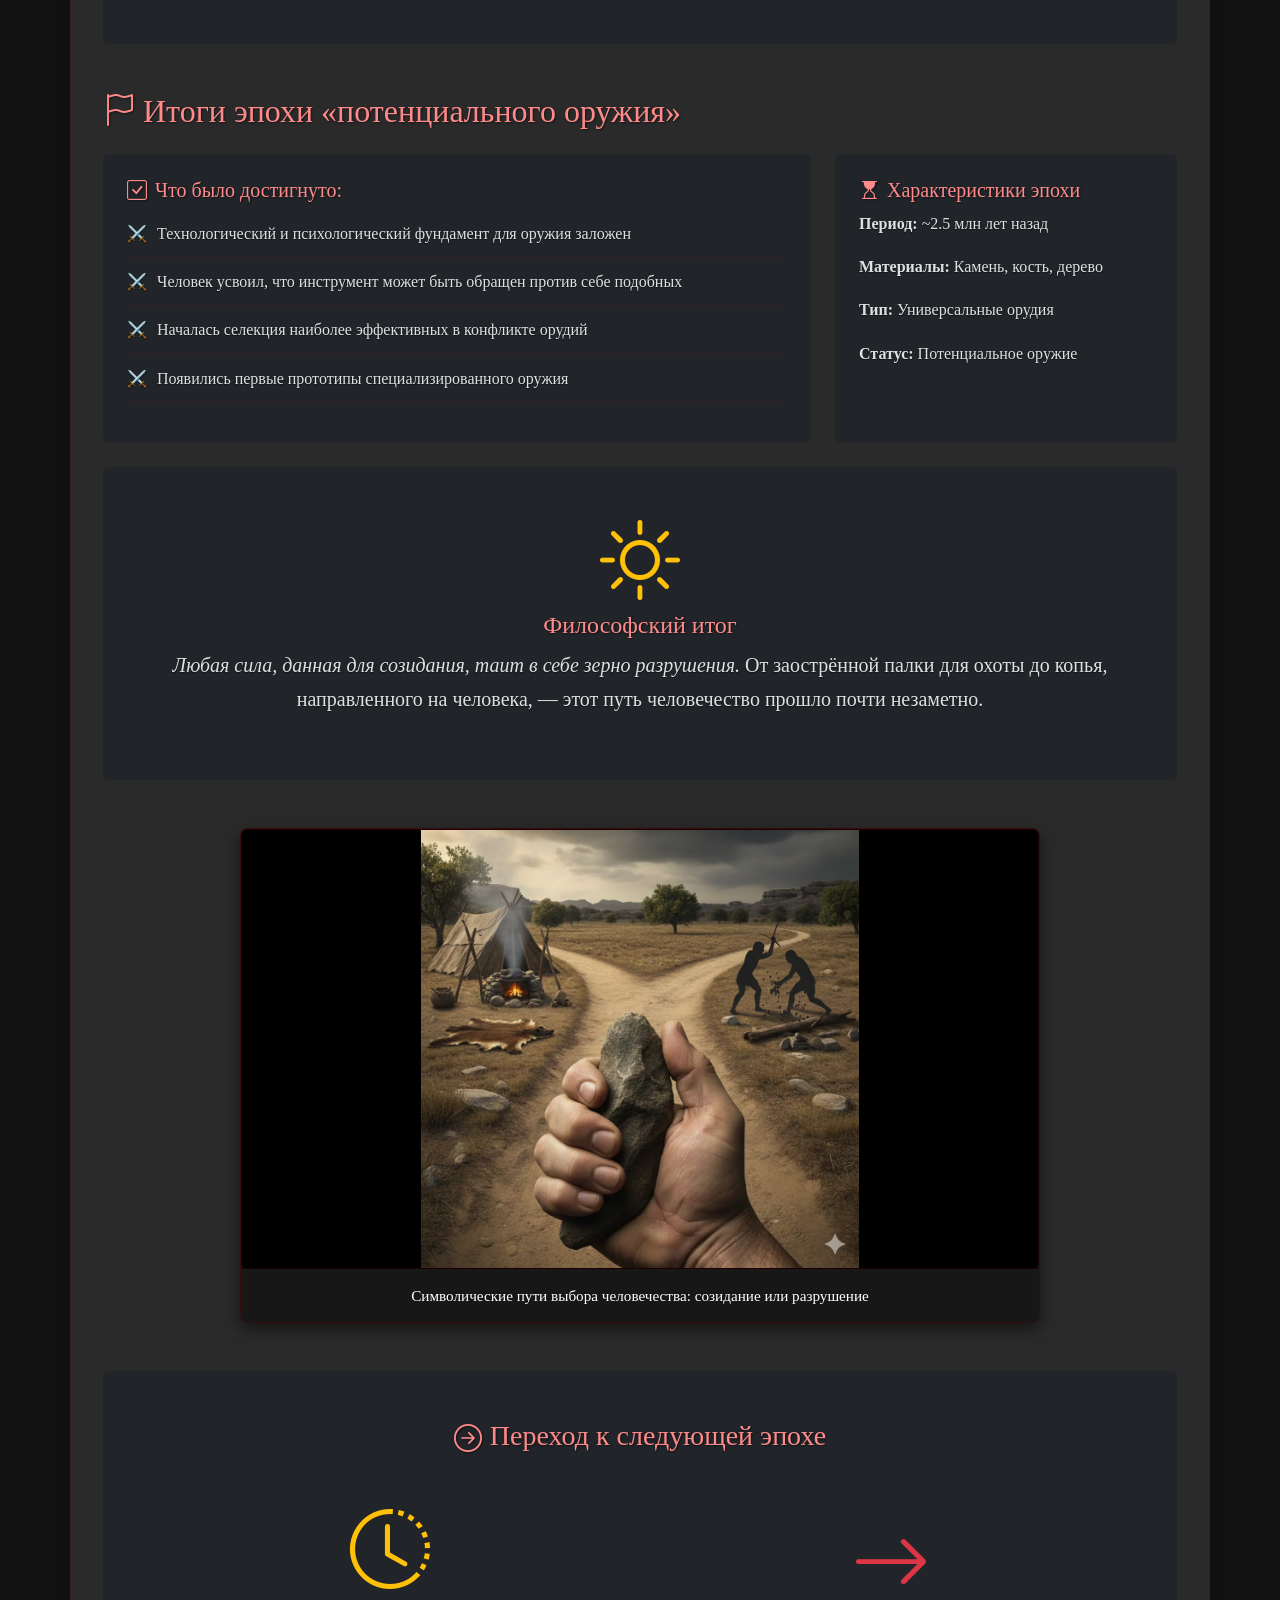
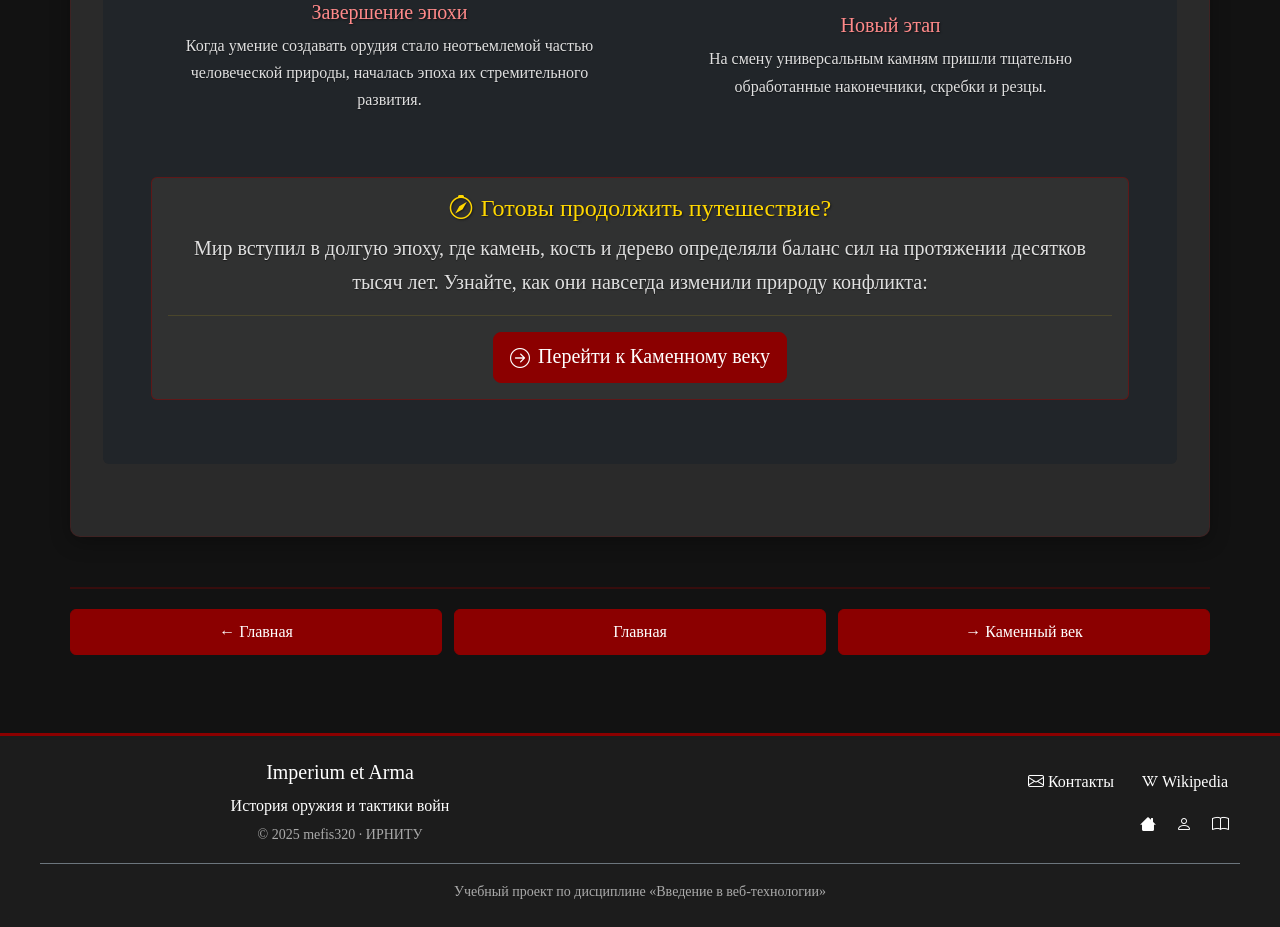
<file: tools-to-weapons.html>
<!DOCTYPE html>
<html lang="ru"><head>
    <meta charset="UTF-8">
    <meta name="viewport" content="width=device-width, initial-scale=1.0">
    <meta name="description" content="Переход от орудий труда к первому оружию - фундаментальный момент в истории человечества">
    <meta name="keywords" content="орудия труда, оружие, палеолит, каменные орудия, эволюция оружия, Homo habilis">
    <meta name="author" content="mefis320">
    <title>От орудий труда к оружию — Imperium et Arma</title>

    <link rel="apple-touch-icon" sizes="180x180" href="img/apple-touch-icon.png">
    <link rel="icon" type="image/png" sizes="32x32" href="img/favicon-32x32.png">
    <link rel="icon" type="image/png" sizes="16x16" href="img/favicon-16x16.png">
    <link rel="manifest" href="img/site.webmanifest">

    <link href="vendor/bootstrap.min.css" rel="stylesheet">

    <link rel="stylesheet" href="vendor/bootstrap-icons.css">

    <link rel="stylesheet" href="css/style.css?v=20261001-mobile2">
</head>

<body class="era-page">

<button id="scrollTopBtn" type="button" aria-label="Наверх" hidden="" title="Наверх"><i class="bi bi-chevron-up"></i></button>

<header>
    <div class="container">
        <div class="logo">
            <img src="img/optimized-logo.webp" alt="Логотип Imperium et Arma" decoding="async" width="1052" height="1051">
        </div>

        <div class="header-text">
            <div class="h4">Imperium et Arma</div>
            <p>История оружия и тактики войн</p>
        </div>

        <button class="hamburger" id="hamburgerBtn" type="button" aria-label="Открыть меню" aria-controls="mobileNav" aria-expanded="false">
            <span></span>
            <span></span>
            <span></span>
        </button>

        <nav class="desktop-nav">
            <a href="index.html">Главная</a>
            <a href="tools-to-weapons.html" class="active">Орудия → оружие</a>
            <a href="stone-age.html">Каменный век</a>
            <a href="metal-age.html">Металлы и армии</a>
            <a href="bows-and-cavalry.html">Луки и конница</a>
            <a href="early-firearms.html">Ранний огнестрел</a>
            <a href="glossary.html">Глоссарий</a>
            <a href="about.html">Об авторе</a>
        </nav>
    </div>

</header>
    <div class="mobile-nav" id="mobileNav" role="dialog" aria-modal="true" aria-label="Навигация по сайту" hidden="">
        <button class="mobile-nav-close" type="button" aria-label="Закрыть меню">×</button>
        <div class="mobile-nav-header">
            <div class="mobile-logo">
                <img src="img/optimized-logo.webp" alt="Логотип Imperium et Arma" decoding="async" width="1052" height="1051">
            </div>
            <div class="mobile-nav-title">
                <h4>Imperium et Arma</h4>
                <p>История оружия и тактики войн</p>
            </div>
        </div>

        <div class="mobile-nav-links">
            <a href="index.html"><i class="bi bi-house me-2"></i>Главная</a>
            <a href="tools-to-weapons.html" class="active"><i class="bi bi-tools me-2"></i>Орудия → оружие</a>
            <a href="stone-age.html"><i class="bi bi-rocket me-2"></i>Каменный век</a>
            <a href="metal-age.html"><i class="bi bi-gear me-2"></i>Металлы и армии</a>
            <a href="bows-and-cavalry.html"><i class="bi bi-bullseye me-2"></i>Луки и конница</a>
            <a href="early-firearms.html"><i class="bi bi-fire me-2"></i>Ранний огнестрел</a>
            <a href="glossary.html"><i class="bi bi-book me-2"></i>Глоссарий</a>
            <a href="about.html"><i class="bi bi-person me-2"></i>Об авторе</a>
        </div>
    </div>

<main class="container py-4">

<div class="text-center mb-5 page-hero">
    <h1 class="display-4 fw-bold mb-3" style="color: #ff8a8a;">
        <i class="bi bi-tools me-3"></i>От орудий труда к оружию
    </h1>
    <p class="lead fs-4" style="color: #cccccc;">
        Фундаментальный переход в истории человечества
    </p>
    <div class="d-flex flex-wrap justify-content-center align-items-center mt-4">
        <div class="mx-3 text-center">
            <i class="bi bi-clock-history display-6 text-warning"></i>
            <p class="mt-2 small">~2.5 млн лет назад</p>
        </div>
        <div class="mx-3">
            <i class="bi bi-arrow-right display-5 text-danger"></i>
        </div>
        <div class="mx-3 text-center">
            <i class="bi bi-shield display-6 text-danger"></i>
            <p class="mt-2 small">Первое оружие</p>
        </div>
    </div>
</div>

<div class="reading-toolbar"><div><strong>Разделы эпохи</strong><p>Выберите тему, чтобы читать и смотреть иллюстрации.</p></div><button type="button" class="reading-expand">Раскрыть все</button></div><article class="content-box era-article">

    <details class="reading-chapter" id="chapter-1"><summary><span class="chapter-number">01</span><h2 class="mb-4" style="color: #ff8a8a;">
            <i class="bi bi-hourglass-split me-2"></i>Начало пути: камни в руках предков
        </h2></summary><div class="chapter-body"><section class="mb-5">


        <div class="row align-items-center mb-4">
            <div class="col-lg-8">
                <p class="fs-5">
                    История цивилизации начинается не с письменности, не с городов и даже не с земледелия.
                    Она начинается с простого, грубого камня в руке.
                </p>

                <p>
                    Примерно два с половиной — три миллиона лет назад, в эпоху
                    <a href="glossary.html#paleolithic" class="enhanced-link"><strong>палеолита</strong></a>,
                    наши далёкие предки,
                    <a href="glossary.html#homo-habilis" class="enhanced-link"><strong>Homo habilis</strong></a> —
                    <em>«человек умелый»</em>, совершили первый и, возможно,
                    самый важный технологический прорыв.
                    Они не изобрели оружие.
                    <strong>Они создали орудие.</strong>
                </p>
            </div>
            <div class="col-lg-4">
                <div class="text-center">
                    <i class="bi bi-rocket-takeoff display-1 text-warning"></i>
                    <p class="small mt-2">Технологический прорыв</p>
                </div>
            </div>
        </div>

        <div class="row mb-4">
            <div class="col-md-6">
                <div class="p-3 bg-dark rounded">
                    <h5 class="text-warning"><i class="bi bi-lightbulb me-2"></i>Первые орудия</h5>
                    <p>
                        Оббитая речная галька (<a href="glossary.html#chopper" class="enhanced-link"><strong>чоппер</strong></a>),
                        острый отщеп кремня, обломок кости — служили сугубо утилитарным, мирным целям выживания.
                    </p>
                </div>
            </div>
            <div class="col-md-6">
                <div class="p-3 bg-dark rounded">
                    <h5 class="text-warning"><i class="bi bi-gear me-2"></i>Применение</h5>
                    <p>
                        Разделка туш животных, дробление костей, обработка дерева,
                        выделка шкур — мирные цели выживания.
                    </p>
                </div>
            </div>
        </div>

        <div class="bg-dark rounded p-4 mb-4">
            <h5 class="text-center text-warning mb-3">
                <i class="bi bi-arrow-repeat me-2"></i>Философия перехода
            </h5>
            <p class="text-center fst-italic">
                "Орудие стало искусственным продолжением руки,
                усилением естественных возможностей тела:
                тупой камень заменял кулак, острый отщеп — резец или коготь."
            </p>
        </div>
    </section><section class="mb-5">
        <h3 class="mb-3" style="color: #ff8a8a;">
            <i class="bi bi-images me-2"></i>Галерея ранних орудий
        </h3>
        <div class="slider">
            <button class="slider-btn prev" type="button" aria-label="Предыдущее изображение">‹</button>

            <figure class="slide active">
                <img src="img/optimized-tools.webp" alt="Каменные орудия труда раннего палеолита" decoding="async" loading="lazy" width="667" height="500">
                <figcaption>Каменные орудия труда раннего палеолита</figcaption>
            </figure>

            <figure class="slide">
                <img src="img/optimized-tools-2.webp" alt="Каменные орудия труда раннего палеолита" decoding="async" loading="lazy" width="1600" height="1230">
                <figcaption>Каменные орудия труда раннего палеолита</figcaption>
            </figure>

            <figure class="slide">
                <img src="img/optimized-bone-tools.webp" alt="Орудия из кости и рога" decoding="async" loading="lazy" width="926" height="580">
                <figcaption>Орудия из кости и рога</figcaption>
            </figure>

            <figure class="slide">
                <img src="img/optimized-flint.webp" alt="Кремнёвые орудия с режущей кромкой" decoding="async" loading="lazy" width="512" height="222">
                <figcaption>Кремнёвые орудия с режущей кромкой</figcaption>
            </figure>

            <button class="slider-btn next" type="button" aria-label="Следующее изображение">›</button>
        </div>
    </section></div></details>



    <details class="reading-chapter" id="chapter-2"><summary><span class="chapter-number">02</span><h2 class="mb-4" style="color: #ff8a8a;">
            <i class="bi bi-bullseye me-2"></i>Поворотный момент: охота
        </h2></summary><div class="chapter-body"><section class="mb-5">


        <div class="alert alert-dark border-warning" role="alert">
            <h5 class="alert-heading"><i class="bi bi-exclamation-triangle me-2"></i>Универсальность как потенциал</h5>
            <p class="mb-0">
                Эта эпоха была временем <strong>глубокой универсальности</strong>.
                Один и тот же предмет в разных обстоятельствах мог выполнять десяток функций.
                И именно в этой универсальности скрывалось семя будущей трансформации.
            </p>
        </div>

        <div class="row mb-4">
            <div class="col-lg-4">
                <div class="text-center p-3">
                    <i class="bi bi-people display-4 text-danger mb-3"></i>
                    <h5>Коллективная деятельность</h5>
                    <p>Охота требовала координации, планирования и распределения ролей</p>
                </div>
            </div>
            <div class="col-lg-4">
                <div class="text-center p-3">
                    <i class="bi bi-shield-plus display-4 text-warning mb-3"></i>
                    <h5>Тактические прототипы</h5>
                    <p>Загонщики, засады, ловушки — элементы будущей военной тактики</p>
                </div>
            </div>
            <div class="col-lg-4">
                <div class="text-center p-3">
                    <i class="bi bi-arrow-up-right display-4 text-success mb-3"></i>
                    <h5>Технологический скачок</h5>
                    <p>Появление первых метательных копий с каменными наконечниками</p>
                </div>
            </div>
        </div>

        <p class="fs-5">
            Переход от орудия к оружию не был единомоментным изобретением,
            подобным открытию пороха.
            Это был медленный, почти незаметный процесс
            <em>сдвига в намерениях</em>.
        </p>

        <div class="bg-dark rounded p-4 mt-4">
            <h5 class="text-warning"><i class="bi bi-lightning-charge me-2"></i>Ключевой прорыв</h5>
            <p>
                <strong>Метательное копьё</strong> стало революцией: впервые человек мог поразить цель,
                находясь вне досягаемости её ответного удара. Технология, созданная для охоты,
                содержала в себе невидимый потенциал для применения против себе подобных.
            </p>
        </div>
    </section><section class="mb-5">
        <h3 class="mb-3" style="color: #ff8a8a;">
            <i class="bi bi-camera-video me-2"></i>Эволюция охоты и конфликтов
        </h3>
        <div class="slider">
            <button class="slider-btn prev" type="button" aria-label="Предыдущее изображение">‹</button>

            <figure class="slide active">
                <img src="img/optimized-hunting.webp" alt="Охота на мамонта" decoding="async" loading="lazy" width="731" height="559">
                <figcaption>Охота на мамонта</figcaption>
            </figure>

            <figure class="slide">
                <img src="img/optimized-hunting2.webp" alt="Коллективная охота на мамонтов" decoding="async" loading="lazy" width="1024" height="1024">
                <figcaption>Охота на стаи мамонтов</figcaption>
            </figure>

            <figure class="slide">
                <img src="img/optimized-hunting3.webp" alt="Охота на бизонов и ранние конфликты" decoding="async" loading="lazy" width="1024" height="1024">
                <figcaption>Охота на бизонов и первые конфликты</figcaption>
            </figure>

            <figure class="slide">
                <img src="img/optimized-hunting4.webp" alt="Охота на оленей" decoding="async" loading="lazy" width="1024" height="1024">
                <figcaption>Охота на оленей</figcaption>
            </figure>

            <figure class="slide">
                <img src="img/optimized-conflict.webp" alt="Прямые конфликты между племенами" decoding="async" loading="lazy" width="1178" height="756">
                <figcaption>Первые конфликты</figcaption>
            </figure>

            <button class="slider-btn next" type="button" aria-label="Следующее изображение">›</button>
        </div>
    </section></div></details>



    <details class="reading-chapter" id="chapter-3"><summary><span class="chapter-number">03</span><h2 class="mb-4" style="color: #ff8a8a;">
            <i class="bi bi-gem me-2"></i>Двойственность технологии
        </h2></summary><div class="chapter-body"><section class="mb-5">


        <div class="big-quote">
            <i class="bi bi-quote display-6 text-danger d-block mb-3"></i>
            "Парадокс первобытной технологии коренился в её изначальной двойственности.
            Чем совершеннее становилось орудие для созидательных целей —
            тем более грозный потенциал для разрушения оно в себе таило."
            <div class="mt-3">
                <small class="text-muted">— Философский вывод</small>
            </div>
        </div>

        <div class="row mt-4">
            <div class="col-md-6">
                <div class="p-4 bg-dark rounded h-100">
                    <h5 class="text-warning"><i class="bi bi-check-circle me-2"></i>Созидание</h5>
                    <ul class="enhanced-list">
                        <li>Обработка пищи и материалов</li>
                        <li>Строительство жилищ</li>
                        <li>Создание одежды и утвари</li>
                        <li>Развитие ремесел</li>
                    </ul>
                </div>
            </div>
            <div class="col-md-6">
                <div class="p-4 bg-dark rounded h-100">
                    <h5 class="text-danger"><i class="bi bi-x-circle me-2"></i>Разрушение</h5>
                    <ul class="enhanced-list">
                        <li>Поражение врага на расстоянии</li>
                        <li>Эффективный ближний бой</li>
                        <li>Тактическое преимущество</li>
                        <li>Психологическое превосходство</li>
                    </ul>
                </div>
            </div>
        </div>

        <div class="mt-4">
            <blockquote>
                <i class="bi bi-quote text-danger fs-1"></i>
                «Дистанция между охотником, бросающим копье в оленя,
                и воином, бросающим его в человека, —
                это не дистанция технологии, а дистанция сознания.
                Это первый и самый глубокий этический разлом
                в истории нашего вида».
            </blockquote>
        </div>
    </section><section class="mb-5">
        <h3 class="mb-3" style="color: #ff8a8a;">
            <i class="bi bi-shield me-2"></i>Первые специализированные оружия
        </h3>
        <div class="slider">
            <button class="slider-btn prev" type="button" aria-label="Предыдущее изображение">‹</button>

            <figure class="slide active">
                <img src="img/optimized-spear.webp" alt="Каменный наконечник копья" decoding="async" loading="lazy" width="476" height="476">
                <figcaption>Каменный наконечник копья</figcaption>
            </figure>

            <figure class="slide">
                <img src="img/optimized-spears.webp" alt="Каменные копья" decoding="async" loading="lazy" width="900" height="506">
                <figcaption>Каменные копья</figcaption>
            </figure>

            <figure class="slide">
                <img src="img/optimized-dubina.webp" alt="Деревянная ударная дубина" decoding="async" loading="lazy" width="640" height="223">
                <figcaption>Деревянная ударная дубина</figcaption>
            </figure>

            <button class="slider-btn next" type="button" aria-label="Следующее изображение">›</button>
        </div>

        <div class="mt-4 p-4 bg-dark rounded">
            <h5 class="text-warning"><i class="bi bi-clipboard-data me-2"></i>Археологические данные</h5>
            <p>
                Исследования показывают поразительно мало следов насильственной смерти
                от рук других людей в ранние эпохи. Это говорит о том, что полноценных,
                масштабных войн тогда не было. Однако именно в локальных стычках
                происходила важнейшая селекция эффективных орудий.
            </p>
        </div>
    </section></div></details>



    <details class="reading-chapter" id="chapter-4"><summary><span class="chapter-number">04</span><h2 class="mb-4" style="color: #ff8a8a;">
            <i class="bi bi-flag me-2"></i>Итоги эпохи «потенциального оружия»
        </h2></summary><div class="chapter-body"><section class="mb-5">


        <div class="row mb-4">
            <div class="col-lg-8">
                <div class="p-4 bg-dark rounded">
                    <h5 class="text-success"><i class="bi bi-check-square me-2"></i>Что было достигнуто:</h5>
                    <ul class="enhanced-list">
                        <li>Технологический и психологический фундамент для оружия заложен</li>
                        <li>Человек усвоил, что инструмент может быть обращен против себе подобных</li>
                        <li>Началась селекция наиболее эффективных в конфликте орудий</li>
                        <li>Появились первые прототипы специализированного оружия</li>
                    </ul>
                </div>
            </div>
            <div class="col-lg-4">
                <div class="p-4 bg-dark rounded h-100">
                    <h5 class="text-info"><i class="bi bi-hourglass-top me-2"></i>Характеристики эпохи</h5>
                    <p><strong>Период:</strong> ~2.5 млн лет назад</p>
                    <p><strong>Материалы:</strong> Камень, кость, дерево</p>
                    <p><strong>Тип:</strong> Универсальные орудия</p>
                    <p><strong>Статус:</strong> Потенциальное оружие</p>
                </div>
            </div>
        </div>

        <div class="text-center p-5 bg-dark rounded">
            <i class="bi bi-sun display-1 text-warning mb-3"></i>
            <h4 class="text-warning">Философский итог</h4>
            <p class="fs-5">
                <em>Любая сила, данная для созидания,
                таит в себе зерно разрушения.</em>
                От заострённой палки для охоты
                до копья, направленного на человека, —
                этот путь человечество прошло почти незаметно.
            </p>
        </div>
    </section><section class="mb-5">
        <div class="slider">
            <figure class="slide active">
                <img src="img/optimized-path.webp" alt="Символические пути выбора человечества" decoding="async" loading="lazy" width="1024" height="1024">
                <figcaption>Символические пути выбора человечества: созидание или разрушение</figcaption>
            </figure>
        </div>
    </section><section class="text-center p-5 bg-dark rounded">
        <h3 class="mb-4" style="color: #ff8a8a;">
            <i class="bi bi-arrow-right-circle me-2"></i>Переход к следующей эпохе
        </h3>

        <div class="row align-items-center mb-4">
            <div class="col-md-6">
                <div class="p-4">
                    <i class="bi bi-clock-history display-1 text-warning mb-3"></i>
                    <h5>Завершение эпохи</h5>
                    <p>
                        Когда умение создавать орудия стало неотъемлемой частью человеческой природы,
                        началась эпоха их стремительного развития.
                    </p>
                </div>
            </div>
            <div class="col-md-6">
                <div class="p-4">
                    <i class="bi bi-arrow-right display-1 text-danger mb-3"></i>
                    <h5>Новый этап</h5>
                    <p>
                        На смену универсальным камням пришли тщательно обработанные наконечники,
                        скребки и резцы.
                    </p>
                </div>
            </div>
        </div>

        <div class="alert alert-dark border-warning" role="alert">
            <h4 class="alert-heading text-warning">
                <i class="bi bi-compass me-2"></i>Готовы продолжить путешествие?
            </h4>
            <p class="fs-5">
                Мир вступил в долгую эпоху, где камень, кость и дерево определяли баланс сил
                на протяжении десятков тысяч лет. Узнайте, как они навсегда изменили природу конфликта:
            </p>
            <hr class="border-warning">
            <div class="d-flex justify-content-center">
                <a href="stone-age.html" class="btn btn-danger btn-lg">
                    <i class="bi bi-arrow-right-circle me-2"></i>Перейти к Каменному веку
                </a>
            </div>
        </div>
    </section></div></details>





</article>

</main>

<footer class="bg-dark text-white py-4 mt-5">
    <div class="container">
        <div class="row align-items-center">
            <div class="col-md-6">
                <h5>Imperium et Arma</h5>
                <p class="mb-1">История оружия и тактики войн</p>
                <p class="text-muted small mb-0">© 2025 mefis320 · ИРНИТУ</p>
            </div>
            <div class="col-md-6 text-end">
                <div class="mb-2">

                    <a href="mailto:mefis320@gmail.com" class="text-white me-4">
                        <i class="bi bi-envelope me-1"></i>Контакты
                    </a>

                    <a href="https://ru.wikipedia.org/wiki/%D0%9E%D1%80%D1%83%D0%B6%D0%B8%D0%B5" target="_blank" rel="noopener noreferrer" class="text-white">
                        <i class="bi bi-wikipedia me-1"></i>Wikipedia
                    </a>
                </div>
                <div class="mt-3">
                    <a href="index.html" class="text-white me-3" title="Главная"><i class="bi bi-house"></i></a>
                    <a href="about.html" class="text-white me-3" title="Об авторе"><i class="bi bi-person"></i></a>
                    <a href="glossary.html" class="text-white" title="Глоссарий"><i class="bi bi-book"></i></a>
                </div>
            </div>
        </div>
        <div class="row mt-3 pt-3 border-top border-secondary">
            <div class="col-12 text-center">
                <p class="small text-muted mb-0">Учебный проект по дисциплине «Введение в веб-технологии»</p>
            </div>
        </div>
    </div>
</footer>

<script src="vendor/bootstrap.bundle.min.js"></script>

<script src="js/script.js?v=20261001-mobile2"></script>


</body></html>
</file>
<file: css/style.css>
body {
    background:

        linear-gradient(rgba(157, 71, 71, 0.85), rgba(0, 0, 0, 0.9)),

        url('../img/optimized-background-walp.webp');

    background-size: cover;
    background-attachment: fixed;
    background-position: center;
    background-repeat: no-repeat;
    min-height: 100vh;

    margin: 0;
    font-family: "Georgia", "Times New Roman", serif;
    font-size: 16px;
    line-height: 1.7;
    color: #e0e0e0;
    padding-top: 20px;
}

header {
    background-color: rgba(40, 40, 40, 0.95);
    color: #ffffff;
    padding: 15px 0;
    position: relative;
    min-height: 140px;
    border-bottom: 3px solid #8b0000;
    backdrop-filter: blur(5px);
}

header .container {
    display: flex;
    align-items: center;
    gap: 25px;
    padding: 10px 15px;
    max-width: 1200px;
    margin: 0 auto;
}

header .logo {
    width: 100px;
    height: 100px;
    flex-shrink: 0;
    display: flex;
    align-items: center;
    justify-content: center;
    border-radius: 8px;
    overflow: hidden;
    border: 2px solid #8b0000;
    background-color: rgba(30, 30, 30, 0.7);
    box-shadow: 0 4px 8px rgba(0, 0, 0, 0.3);
}

header .logo img {
    width: 100%;
    height: 100%;
    object-fit: contain;
    padding: 5px;
    filter: brightness(1.1);
}

.header-text {
    flex-grow: 1;
}

header h1 {
    margin: 0 0 8px 0;
    font-size: 2.3rem;
    font-weight: bold;
    color: #ffffff;
    text-shadow: 1px 1px 3px rgba(0, 0, 0, 0.7);
}

header p {
    margin: 0 0 15px 0;
    font-style: italic;
    color: #cccccc;
    font-size: 1.1rem;
}

nav.desktop-nav {
    display: flex;
    flex-wrap: wrap;
    gap: 8px;
    margin-top: 10px;
}

nav.desktop-nav a {
    color: #cccccc;
    text-decoration: none;
    padding: 8px 16px;
    border-radius: 4px;
    transition: all 0.3s;
    border: 1px solid transparent;
    font-weight: 500;
    background-color: rgba(60, 60, 60, 0.7);
}

nav.desktop-nav a:hover {
    background-color: rgba(80, 80, 80, 0.8);
    text-decoration: none;
    border-color: #8b0000;
    transform: translateY(-2px);
    color: #ffffff;
}

nav.desktop-nav a.active {
    background-color: #8b0000 !important;
    color: white !important;
    font-weight: bold;
    border-color: #8b0000;
    box-shadow: 0 2px 5px rgba(139, 0, 0, 0.5);
}

.nav-buttons-container .btn,
.page-navigation .btn {
    background-color: #8b0000 !important;
    border-color: #8b0000 !important;
    color: white !important;
    transition: all 0.3s ease;
}

.nav-buttons-container .btn:hover,
.page-navigation .btn:hover {
    background-color: #a30000 !important;
    border-color: #a30000 !important;
    transform: translateY(-2px);
    box-shadow: 0 4px 12px rgba(139, 0, 0, 0.4) !important;
}

.nav-buttons-container .btn.active,
.page-navigation .btn.active {
    background-color: #6b0000 !important;
    border-color: #6b0000 !important;
    box-shadow: inset 0 2px 4px rgba(0, 0, 0, 0.3) !important;
}

.nav-buttons-container .btn:disabled,
.page-navigation .btn:disabled {
    background-color: #4a4a4a !important;
    border-color: #4a4a4a !important;
    color: #888 !important;
    cursor: not-allowed;
}

.nav-buttons-container {
    display: flex;
    justify-content: center;
    gap: 15px;
    margin: 20px 0;
    flex-wrap: wrap;
}

main {
    max-width: 1200px !important;
    margin: 0 auto !important;
    padding: 20px !important;
}

main .container {
    background-color: rgba(40, 40, 40, 0.92) !important;
    padding: 25px !important;
    border-radius: 8px;
    box-shadow: 0 0 25px rgba(0, 0, 0, 0.4);
    backdrop-filter: blur(10px);
    color: #e0e0e0;
    border: 1px solid rgba(139, 0, 0, 0.3);
}

.content-overlay {
    max-width: 1200px !important;
    background: rgba(45, 45, 45, 0.95) !important;
    backdrop-filter: blur(15px);
    border-radius: 20px;
    box-shadow: 0 20px 50px rgba(0, 0, 0, 0.5);
    margin: 30px auto 0 auto !important;
    padding: 30px !important;
    position: relative;
    z-index: 10;
    border: 1px solid rgba(139, 0, 0, 0.3);
    color: #e0e0e0;
}

body.main-page .content-overlay {
    margin-top: 30px !important;
}

section {
    margin-bottom: 40px;
}

.epoch-card {
    transition: all 0.3s ease;
    border: none;
    border-radius: 15px;
    overflow: hidden;
    height: 100%;
    background: linear-gradient(145deg, #2d2d2d, #3d3d3d);
    box-shadow: 0 10px 20px rgba(0, 0, 0, 0.3);
    color: #e0e0e0;
}

.epoch-card:hover {
    transform: translateY(-10px);
    box-shadow: 0 20px 40px rgba(139, 0, 0, 0.3);
    background: linear-gradient(145deg, #353535, #454545);
}

.epoch-card .card-img-top {
    height: 350px;
    object-fit: cover;
    width: 100%;
    border-radius: 15px 15px 0 0;
}

.epoch-card .card-body {
    padding: 1.5rem;
    background: linear-gradient(145deg, rgba(45, 45, 45, 0.95), rgba(55, 55, 55, 0.95)) !important;
    color: #e0e0e0;
}

.epoch-card .card-title {
    color: #ff6b6b !important;
    border-bottom: 2px solid #8b0000;
    padding-bottom: 10px;
    margin-bottom: 15px;
}

.epoch-card .card-text {
    color: #cccccc;
}

.epoch-card .card-footer {
    background-color: rgba(60, 60, 60, 0.8) !important;
    border-top: 1px solid rgba(139, 0, 0, 0.3);
    color: #aaaaaa;
}

article {
    background-color: rgba(45, 45, 45, 0.9) !important;
    padding: 25px;
    margin-bottom: 25px;
    border-left: 5px solid #8b0000;
    border-radius: 0 8px 8px 0;
    color: #e0e0e0;
    box-shadow: 0 5px 15px rgba(0, 0, 0, 0.2);
}

article h2, article h3, article h4 {
    color: #ff8a8a;
    margin-top: 0;
    text-shadow: 1px 1px 2px rgba(0, 0, 0, 0.5);
}

.content-box {
    background: rgba(45, 45, 45, 0.92) !important;
    border-radius: 10px;
    padding: 25px;
    margin-bottom: 30px;
    box-shadow: 0 5px 20px rgba(0, 0, 0, 0.3);
    backdrop-filter: blur(10px);
    color: #e0e0e0;
    border: 1px solid rgba(139, 0, 0, 0.2);
}

.content-box.primary {
    border-left: 5px solid #8b0000;
}

.content-box.secondary {
    border-left: 5px solid #ffd700;
}

.big-quote {
    font-size: 1.5rem;
    font-style: italic;
    color: #f0f0f0;
    border-left: 5px solid #8b0000;
    padding-left: 30px;
    margin: 40px 0;
    background: rgba(50, 50, 50, 0.9) !important;
    padding: 30px;
    border-radius: 10px;
    box-shadow: 0 10px 30px rgba(0, 0, 0, 0.3);
}

.big-quote i.bi-quote {
    color: #8b0000;
}

blockquote {
    font-style: italic;
    border-left: 5px solid #8b0000;
    padding: 20px 30px;
    margin: 30px 0;
    background: rgba(50, 50, 50, 0.9) !important;
    color: #f0f0f0;
    line-height: 1.6;
    position: relative;
    border-radius: 0 8px 8px 0;
    box-shadow: 0 5px 15px rgba(0, 0, 0, 0.2);
}

blockquote::before {
    content: "“";
    font-size: 60px;
    color: #8b0000;
    opacity: 0.3;
    position: absolute;
    left: 10px;
    top: -10px;
}

figure {
    margin: 30px 0;
    text-align: center;
}

figure img {
    max-width: 100%;
    height: auto;
    border-radius: 6px;
    box-shadow: 0 4px 12px rgba(0, 0, 0, 0.4);
    border: 1px solid rgba(139, 0, 0, 0.2);
}

figcaption {
    margin-top: 10px;
    font-size: 0.9em;
    color: #aaaaaa;
    font-style: italic;
}

.article-img {
    border: 2px solid #8b0000;
    border-radius: 8px;
    box-shadow: 0 10px 25px rgba(139, 0, 0, 0.3);
}

.slider {
    position: relative;
    max-width: 800px;
    height: 450px;
    margin: 40px auto;
    background-color: #111;
    overflow: hidden;
    border-radius: 8px;
    box-shadow: 0 6px 15px rgba(0, 0, 0, 0.5);
    border: 1px solid rgba(139, 0, 0, 0.3);
}

.slide {
    position: absolute;
    inset: 0;
    margin: 0;
    display: none;
}

.slide.active {
    display: block;
}

.slide img {
    width: 100%;
    height: 100%;
    object-fit: contain;
    object-position: center;
    background-color: #000;
    display: block;
}

.slide figcaption {
    position: absolute;
    bottom: 0;
    left: 0;
    width: 100%;

    background: linear-gradient(to top, rgba(0, 0, 0, 0.85), rgba(0, 0, 0, 0));
    color: #fff;
    font-size: 0.95em;
    padding: 15px 20px;
    box-sizing: border-box;
    text-align: center;
    font-style: normal;
}

.slider-btn {
    position: absolute;
    top: 50%;
    transform: translateY(-50%);
    background-color: rgba(139, 0, 0, 0.8);
    color: #fff;
    border: none;
    font-size: 28px;
    width: 50px;
    height: 50px;
    cursor: pointer;
    z-index: 10;
    border-radius: 50%;
    display: flex;
    align-items: center;
    justify-content: center;
    transition: all 0.3s;
    border: 1px solid rgba(255, 255, 255, 0.2);
}

.slider-btn:hover {
    background-color: rgba(200, 0, 0, 0.9);
    transform: translateY(-50%) scale(1.1);
}

.slider-btn.prev { left: 15px; }

.slider-btn.next { right: 15px; }

.btn-danger {
    background-color: #8b0000 !important;
    border-color: #8b0000 !important;
    color: white !important;
}

.btn-danger:hover {
    background-color: #a30000 !important;
    border-color: #a30000 !important;
}

.btn-outline-light {
    color: #f0f0f0;
    border-color: #666;
}

.btn-outline-light:hover {
    background-color: rgba(255, 255, 255, 0.1);
    color: #ffffff;
    border-color: #8b0000;
}

.btn-outline-secondary {
    color: #cccccc;
    border-color: #666;
}

.btn-outline-secondary:hover {
    background-color: rgba(100, 100, 100, 0.3);
    color: #ffffff;
    border-color: #8b0000;
}

.btn-outline-dark {
    color: #cccccc;
    border-color: #666;
}

.btn-outline-dark:hover {
    background-color: rgba(100, 100, 100, 0.3);
    color: #ffffff;
    border-color: #8b0000;
}

.btn i.bi,
h3 i.bi {
    vertical-align: middle;
}

.glossary-accordion .accordion-button {
    background-color: rgba(50, 50, 50, 0.9) !important;
    font-weight: 600;
    color: #f0f0f0 !important;
    border-left: 4px solid transparent;
    border: 1px solid rgba(139, 0, 0, 0.3) !important;
}

.glossary-accordion .accordion-button:not(.collapsed) {
    background-color: rgba(70, 70, 70, 0.9) !important;
    color: #ff6b6b !important;
    border-left-color: #8b0000 !important;
    box-shadow: none;
}

.glossary-term-card {
    border: 1px solid rgba(139, 0, 0, 0.3);
    border-left: 4px solid #8b0000;
    margin-bottom: 15px;
    transition: all 0.3s;
    height: 100%;
    background: rgba(45, 45, 45, 0.9) !important;
    color: #e0e0e0;
}

.glossary-term-card:hover {
    transform: translateY(-5px);
    box-shadow: 0 5px 20px rgba(139, 0, 0, 0.3);
    border-color: #8b0000;
    background: rgba(55, 55, 55, 0.95) !important;
}

.glossary-term-card .card-body {
    padding: 1.25rem;

    background: linear-gradient(to bottom, rgba(50, 50, 50, 0.95), rgba(60, 60, 60, 0.95)) !important;
}

.term-id {
    font-family: 'Courier New', monospace;
    background-color: rgba(70, 70, 70, 0.8);
    padding: 2px 8px;
    border-radius: 4px;
    font-size: 0.85em;
    color: #aaaaaa;
    margin-left: 5px;
}

.glossary-carousel {
    max-width: 800px;
    margin: 30px auto;
    border-radius: 10px;
    overflow: hidden;
    border: 1px solid rgba(139, 0, 0, 0.3);
}

.carousel-caption {
    background: rgba(0, 0, 0, 0.75);
    padding: 15px;
    border-radius: 5px;
    bottom: 20px;
}

.section-badge {
    background-color: #8b0000 !important;
}

.alert-dark {
    background-color: rgba(50, 50, 50, 0.95) !important;
    color: #f0f0f0 !important;
    border-color: rgba(139, 0, 0, 0.5) !important;
}

.alert-dark .alert-heading {
    color: #ffd700 !important;
}

.alert-dark hr {
    border-color: rgba(255, 215, 0, 0.5) !important;
}

.alert-dark p,
.alert-dark .mb-0 {
    color: #e0e0e0 !important;
}

.accordion-body {
    background-color: rgba(45, 45, 45, 0.95) !important;
    color: #e0e0e0 !important;
}

.accordion-item {
    background-color: transparent !important;
    border: 1px solid rgba(139, 0, 0, 0.3) !important;
}

.accordion-button {
    background-color: rgba(50, 50, 50, 0.9) !important;
    color: #f0f0f0 !important;
    border: 1px solid rgba(139, 0, 0, 0.3) !important;
}

.accordion-button:not(.collapsed) {
    background-color: rgba(60, 60, 60, 0.95) !important;
    color: #ff8a8a !important;
    border-color: #8b0000 !important;
    box-shadow: 0 0 0 0.25rem rgba(139, 0, 0, 0.25) !important;
}

.accordion-button::after {
    filter: invert(0.8) !important;
}

.card-body {
    background-color: rgba(45, 45, 45, 0.95) !important;
    color: #e0e0e0 !important;
}

.glossary-accordion .accordion-item {
    background-color: transparent !important;
}

footer {
    background-color: rgba(30, 30, 30, 0.95);
    color: #aaaaaa;
    text-align: center;
    padding: 20px;
    margin-top: 40px;
    border-top: 3px solid #8b0000;
    backdrop-filter: blur(5px);
}

footer .container {
    max-width: 1200px;
    margin: 0 auto;
}

footer a {
    color: #cccccc;
    text-decoration: none;
    transition: color 0.3s, transform 0.3s;
}

footer a:hover {
    color: #ff8a8a !important;
}

footer a[target="_blank"]:hover {
    color: #4285f4 !important;
}

footer a i {
    transition: transform 0.3s;
}

footer a:hover i {
    transform: translateY(-2px);
}

#scrollTopBtn {
    position: fixed;
    bottom: 40px;
    right: 30px;
    z-index: 1000;
    width: 50px;
    height: 50px;
    border: none;
    border-radius: 50%;
    background-color: #8b0000;
    color: #fff;
    font-size: 24px;
    cursor: pointer;
    display: none;
    box-shadow: 0 4px 12px rgba(0, 0, 0, 0.4);
    transition: all 0.3s;
    display: flex;
    align-items: center;
    justify-content: center;
    padding: 0;
    border: 1px solid rgba(255, 255, 255, 0.2);
}

#scrollTopBtn:hover {
    background-color: #a30000;
    transform: translateY(-3px) scale(1.1);
    box-shadow: 0 6px 15px rgba(139, 0, 0, 0.5);
}

.page-navigation {
    margin-top: 50px;
    padding-top: 20px;
    border-top: 2px solid rgba(139, 0, 0, 0.3);
}

.page-navigation .btn {
    min-width: 200px;
    padding: 10px 20px;
    font-weight: 500;
}

.highlight-term {
    animation: highlightPulse 2s ease-in-out !important;
    position: relative;
    z-index: 1;
    box-shadow: 0 0 0 3px rgba(255, 215, 0, 0.5) !important;
    border-radius: 8px !important;
}

@keyframes highlightPulse {
    0% {
        background-color: rgba(255, 215, 0, 0.1);
        box-shadow: 0 0 0 1px rgba(255, 215, 0, 0.3);
    }
    50% {
        background-color: rgba(255, 215, 0, 0.4) !important;
        box-shadow: 0 0 0 6px rgba(255, 215, 0, 0.8) !important;
    }
    100% {
        background-color: rgba(255, 215, 0, 0.1);
        box-shadow: 0 0 0 3px rgba(255, 215, 0, 0.5);
    }
}

.glossary-accordion .highlight-term .accordion-button {
    background-color: rgba(255, 215, 0, 0.3) !important;
    color: #ffd700 !important;
    font-weight: bold;
}

.glossary-term-card.highlight-term {
    border: 2px solid #ffd700 !important;
    background: linear-gradient(145deg, rgba(255, 215, 0, 0.2), rgba(218, 165, 32, 0.3)) !important;
}

.accordion-item.highlight-term .accordion-button {
    background-color: rgba(255, 215, 0, 0.3) !important;
    border-left-color: #ffd700 !important;
    color: #ffd700 !important;
}

.highlight-term:focus {
    outline: none;
    box-shadow: 0 0 0 4px rgba(255, 215, 0, 0.6) !important;
}

@keyframes highlightPulseMobile {
    0% {
        background-color: rgba(255, 215, 0, 0.15);
        box-shadow: 0 0 0 1px rgba(255, 215, 0, 0.4);
    }
    50% {
        background-color: rgba(255, 215, 0, 0.35) !important;
        box-shadow: 0 0 0 4px rgba(255, 215, 0, 0.8) !important;
    }
    100% {
        background-color: rgba(255, 215, 0, 0.15);
        box-shadow: 0 0 0 2px rgba(255, 215, 0, 0.5);
    }
}

@media (max-width: 768px) {
    .highlight-term {
        animation: highlightPulseMobile 2s ease-in-out !important;
    }
}

.hamburger {
    display: none;
    background: none;
    border: none;
    cursor: pointer;
    padding: 8px;
    z-index: 1001;
    position: absolute;
    right: 15px;
    top: 50%;
    transform: translateY(-50%);
    width: 44px;
    height: 44px;
    border-radius: 4px;
    transition: background-color 0.3s;
}

.hamburger:active {
    background-color: rgba(139, 0, 0, 0.2);
}

.hamburger span {
    display: block;
    width: 24px;
    height: 2px;
    background-color: #fff;
    margin: 4px auto;
    transition: all 0.3s ease;
    border-radius: 1px;
}

.hamburger:hover span {
    background-color: #ff8a8a;
}

.hamburger.active span:nth-child(1) {
    transform: rotate(45deg) translate(5px, 5px);
    background-color: #ff8a8a;
}

.hamburger.active span:nth-child(2) {
    opacity: 0;
}

.hamburger.active span:nth-child(3) {
    transform: rotate(-45deg) translate(5px, -5px);
    background-color: #ff8a8a;
}

.mobile-nav {
    display: none;
    position: fixed;
    top: 0;
    left: 0;
    width: 100%;
    height: 100vh;
    background-color: rgba(30, 30, 30, 0.98);
    backdrop-filter: blur(10px);
    z-index: 1000;
    overflow-y: auto;
    padding: 20px;
    animation: fadeIn 0.3s ease;
}

@keyframes fadeInMobileNav {
    from {
        opacity: 0;
        transform: translateX(-100%);
    }
    to {
        opacity: 1;
        transform: translateX(0);
    }
}

.mobile-nav.active {
    display: block;
    animation: fadeInMobileNav 0.3s ease;
}

.mobile-nav-header {
    display: flex;
    align-items: center;
    margin-bottom: 30px;
    padding-bottom: 20px;
    border-bottom: 1px solid rgba(139, 0, 0, 0.3);
}

.mobile-logo {
    width: 60px;
    height: 60px;
    border-radius: 8px;
    overflow: hidden;
    border: 2px solid #8b0000;
    background-color: rgba(30, 30, 30, 0.7);
    box-shadow: 0 4px 8px rgba(0, 0, 0, 0.3);
    margin-right: 15px;
    flex-shrink: 0;
}

.mobile-logo img {
    width: 100%;
    height: 100%;
    object-fit: contain;
    padding: 3px;
}

.mobile-nav-title h4 {
    color: #fff;
    margin: 0 0 5px 0;
    font-size: 1.2rem;
}

.mobile-nav-title p {
    color: #cccccc;
    margin: 0;
    font-size: 0.9rem;
}

.mobile-nav-links {
    display: flex;
    flex-direction: column;
}

.mobile-nav-links a {
    display: flex;
    align-items: center;
    color: #cccccc;
    text-decoration: none;
    padding: 15px 20px;
    border-radius: 8px;
    margin-bottom: 8px;
    transition: all 0.3s;
    font-size: 1.1rem;
    background-color: rgba(60, 60, 60, 0.5);
    border-left: 4px solid transparent;
}

.mobile-nav-links a:hover {
    background-color: rgba(139, 0, 0, 0.3);
    color: #fff;
    border-left-color: #8b0000;
    transform: translateX(5px);
}

.mobile-nav-links a.active {
    background-color: rgba(139, 0, 0, 0.5);
    color: white;
    font-weight: bold;
    border-left-color: #8b0000;
}

.mobile-nav-links a i {
    font-size: 1.2rem;
    width: 24px;
    text-align: center;
}

.mobile-nav-close {
    position: absolute;
    top: 20px;
    right: 20px;
    background: none;
    border: none;
    color: #fff;
    font-size: 24px;
    cursor: pointer;
    padding: 5px;
    border-radius: 4px;
    transition: background-color 0.3s;
}

.mobile-nav-close:hover {
    background-color: rgba(139, 0, 0, 0.3);
}

.mobile-nav-overlay {
    display: none;
    position: fixed;
    top: 0;
    left: 0;
    width: 100%;
    height: 100vh;
    background-color: rgba(0, 0, 0, 0.7);
    z-index: 999;
}

.mobile-nav-overlay.active {
    display: block;
    animation: fadeIn 0.3s ease;
}

.bg-dark.text-white {
    background-color: rgba(30, 30, 30, 0.95) !important;
    color: #f0f0f0;
}

.card {
    transition: transform 0.3s ease, box-shadow 0.3s ease;
}

.card:hover {
    box-shadow: 0 10px 25px rgba(139, 0, 0, 0.25) !important;
}

.content-box p,
article p,
.big-quote,
blockquote,
.card-body p,
.accordion-body p,
.content-box li,
article li {
    color: #e0e0e0 !important;
    text-shadow: 0 1px 1px rgba(0, 0, 0, 0.5);
}

.content-box h1,
.content-box h2,
.content-box h3,
.content-box h4,
.content-box h5,
.content-box h6,
article h1,
article h2,
article h3,
article h4,
.card-body h1,
.card-body h2,
.card-body h3,
.card-body h4,
.card-body h5,
.card-body h6 {
    color: #ff8a8a !important;
    text-shadow: 1px 1px 2px rgba(0, 0, 0, 0.5);
}

.text-muted {
    color: #aaaaaa !important;
}

.text-white {
    color: #ffffff !important;
}

.enhanced-list {
    list-style: none;
    padding-left: 0;
}

.enhanced-list li {
    padding: 10px 0;
    border-bottom: 1px solid rgba(139, 0, 0, 0.2);
    position: relative;
    padding-left: 30px;
    color: #e0e0e0;
}

.enhanced-list li::before {
    content: '⚔️';
    position: absolute;
    left: 0;
    top: 10px;
}

a.enhanced-link {
    position: relative;
    text-decoration: none;
    color: #ff6b6b;
    transition: color 0.3s;
}

a.enhanced-link::after {
    content: '';
    position: absolute;
    bottom: -2px;
    left: 0;
    width: 0;
    height: 2px;
    background-color: #ff6b6b;
    transition: width 0.3s;
}

a.enhanced-link:hover::after {
    width: 100%;
}

.code-block {
    font-family: 'Courier New', monospace;
    background: #2b2b2b;
    color: #f8f8f2;
    padding: 15px;
    border-radius: 5px;
    margin: 20px 0;
    border: 1px solid #8b0000;
}

.fade-in {
    animation: fadeIn 0.8s ease;
}

@keyframes fadeIn {
    from {
        opacity: 0;
        transform: translateY(20px);
    }
    to {
        opacity: 1;
        transform: translateY(0);
    }
}

.mt-6 { margin-top: 4rem !important; }
.mb-6 { margin-bottom: 4rem !important; }
.py-6 { padding-top: 4rem !important; padding-bottom: 4rem !important; }


/* Responsive layout and accessible controls. */
html { color-scheme: dark; }
body { padding-top: 0; overflow-wrap: anywhere; }
img { max-width: 100%; height: auto; }
header { z-index: 100; backdrop-filter: none; }
header .container { flex-wrap: wrap; }
.header-text { min-width: 0; }
nav.desktop-nav { width: 100%; margin-top: 0; }
nav.desktop-nav a { flex: 1 1 auto; text-align: center; }
main.container { width: calc(100% - 32px); max-width: 1200px !important; padding: clamp(12px, 2.5vw, 30px) !important; }
body > .text-center { max-width: 1200px; margin-inline: auto; padding-inline: 16px; }
.row > *, .d-flex > * { min-width: 0; }
.content-overlay { z-index: auto; }
.card-body, .content-box, article { padding: clamp(16px, 2.5vw, 32px); }
.tech-stack > .d-flex { flex-wrap: wrap; gap: 8px; }
.tech-badge { padding: 4px 8px; border-radius: 4px; }
.badge { white-space: normal; line-height: 1.4; }
.term-id { display: none; }
.glossary-accordion .accordion-button > .d-flex { gap: 12px; flex-wrap: wrap; }
.glossary-accordion .accordion-button .flex-grow-1 { flex-basis: 180px; }
.glossary-accordion .accordion-button::after { flex-shrink: 0; }
.page-navigation .btn { min-width: 0; white-space: normal; }
.page-navigation > .d-flex, .page-navigation .d-flex { flex-wrap: wrap; gap: 12px; }
.page-navigation-grid { display: grid; grid-template-columns: repeat(3,minmax(0,1fr)); gap: 12px; }
.slider { height: auto; display: grid; touch-action: pan-y; }
.slide { position: static; grid-area: 1 / 1; }
.slide.active { display: flex; flex-direction: column; }
.slide img { height: clamp(200px, 45vw, 440px); object-fit: contain; }
.slide figcaption { position: static; margin: 0; background: #171717; padding: 14px 60px; }
.slider-btn { width: 44px; height: 44px; font-size: 24px; }
#scrollTopBtn { width: 44px; height: 44px; right: 16px; bottom: 16px; }
[hidden] { display: none !important; }
:focus-visible { outline: 3px solid #ffd166; outline-offset: 4px; }
.mobile-nav { height: 100dvh; max-height: 100dvh; z-index: 1100; padding: 24px 20px; overscroll-behavior: contain; }
.mobile-nav-header { padding-right: 40px; }
.mobile-nav-close { width: 44px; height: 44px; top: 12px; right: 12px; }
body.menu-open { overflow: hidden; }
.btn { min-height: 44px; align-content: center; }
@media (max-width: 991.98px) {
  header { min-height: 90px; padding: 8px 0; }
  header .container { flex-wrap: nowrap; gap: 12px; padding-inline: 16px; }
  header .logo { width: 60px; height: 60px; }
  header p { margin: 0; font-size: .9rem; }
  header .h4 { font-size: clamp(1.1rem, 3vw, 1.5rem); }
  .hamburger { display: block; position: static; transform: none; flex-shrink: 0; margin-left: auto; }
  nav.desktop-nav { display: none; }
  .epoch-card .card-img-top { height: 240px; }
  .content-box.p-5, .card-body.p-5 { padding: 20px !important; }
}
@media (max-width: 575.98px) {
  body { background-attachment: scroll; }
  main.container { width: calc(100% - 16px); padding: 12px !important; }
  header .logo { width: 44px; height: 44px; }
  header .container { gap: 8px; }
  header p { font-size: .75rem; }
  article.content-box { padding: 14px; border-left-width: 3px; }
  .content-box.p-5, .card-body.p-5 { padding: 16px !important; }
  .display-4 { font-size: clamp(1.9rem, 7.5vw, 2.8rem); }
  .display-5, .display-6 { font-size: clamp(1.5rem, 6vw, 2rem); }
  .big-quote, blockquote { font-size: 1.1rem; padding: 18px; margin: 24px 0; }
  .accordion-body { padding: 12px; }
  .glossary-accordion .accordion-button { padding: 14px; }
  .glossary-accordion .accordion-button > .d-flex > i { display: none; }
  .glossary-accordion .accordion-button .flex-grow-1 { flex-basis: 100%; }
  .page-navigation-grid { grid-template-columns: 1fr; }
  .page-navigation .d-flex { flex-direction: column; }
  .page-navigation .btn { width: 100%; }
  .slider { margin: 24px auto; }
  .slider-btn.prev { left: 6px; }
  .slider-btn.next { right: 6px; }
  .slide figcaption { padding: 12px; font-size: .9rem; }
  .slider-btn { top: 100px; }
  footer .col-md-6 { text-align: center !important; margin-bottom: 16px; }
  .epoch-card .card-img-top { height: 200px; }
}
@media (prefers-reduced-motion: reduce) {
  *, *::before, *::after { animation: none !important; transition: none !important; scroll-behavior: auto !important; }
}
@media (min-width: 992px) {
  nav.desktop-nav { display: grid; grid-template-columns: repeat(4, minmax(0, 1fr)); }
  nav.desktop-nav a { display: flex; align-items: center; justify-content: center; padding: 8px; }
}
@media (min-width: 1200px) {
  nav.desktop-nav { grid-template-columns: repeat(8, minmax(0, 1fr)); font-size: .9rem; }
}
/* Keep outline actions legible against dark cards. */
.btn-outline-success { --bs-btn-color: #83d6a3; --bs-btn-border-color: #519e6f; }
.btn-outline-primary { --bs-btn-color: #8bb9ff; --bs-btn-border-color: #6396df; }
.btn-outline-danger { --bs-btn-color: #ff969f; --bs-btn-border-color: #c35d67; }


/* Reading layout: chapter overview on phones, continuous article on desktop. */
.reading-toolbar { display: none; }
.reading-chapter > summary { list-style: none; }
.reading-chapter > summary::-webkit-details-marker { display: none; }
.chapter-number { display: none; }
@media (min-width: 768px) {
  .reading-chapter > summary { cursor: default; }
}
@media (max-width: 767.98px) {
  html { -webkit-text-size-adjust: 100%; text-size-adjust: 100%; }
  body { background: #181a1e; font-family: system-ui, -apple-system, 'Segoe UI', sans-serif; font-size: 16px; line-height: 1.6; overflow-wrap: break-word; }
  header { min-height: 0; padding: 8px 0; background: #202226; border-bottom: 1px solid #493536; }
  header .container { padding-block: 0; }
  header .logo { width: 40px; height: 40px; }
  header .h4 { font-family: Georgia, serif; font-size: 18px; margin-bottom: 0; }
  .header-text p { display: none; }
  main.container { width: 100%; padding: 0 16px 24px !important; }
  .page-hero { padding: 24px 0 20px; margin: 0 !important; text-align: left !important; }
  body > .page-hero { padding-inline: 16px; }
  .page-hero h1 { font-family: Georgia, serif; font-size: 28px; line-height: 1.15; margin-bottom: 10px !important; }
  .page-hero h1 > i { display: none; }
  .page-hero .lead { font-size: 16px !important; line-height: 1.5; margin-bottom: 12px; color: #c4c6ca !important; }
  .page-hero > .d-flex { justify-content: flex-start !important; gap: 8px; margin-top: 12px !important; }
  .page-hero > .d-flex > div { display: flex; align-items: center; gap: 6px; margin: 0 !important; padding: 4px 8px; background: #25272c; border-radius: 5px; text-align: left !important; }
  .page-hero > .d-flex > div:has(> .bi-arrow-right) { display: none; }
  .page-hero .d-flex i { font-size: 16px !important; }
  .page-hero .d-flex p { font-size: 12px; margin: 0 !important; }
  main.content-overlay, article.content-box { background: transparent !important; box-shadow: none; border: 0; border-radius: 0; backdrop-filter: none; margin: 0 !important; padding: 0 !important; }
  main.content-overlay { padding: 0 16px 24px !important; }
  main h2, main h3, main h4, main h5, main h6 { line-height: 1.3; text-shadow: none !important; }
  main h2 { font-size: 23px !important; }
  main h3 { font-size: 21px !important; }
  main h4, main h5 { font-size: 18px !important; }
  main h6 { font-size: 16px !important; }
  main p, main li, .content-box p, article p { text-shadow: none; }
  main .fs-4, main .fs-5 { font-size: 16px !important; }
  main .mb-5 { margin-bottom: 24px !important; }
  main .mb-4 { margin-bottom: 16px !important; }
  main .mt-4 { margin-top: 16px !important; }
  main .p-5, main .p-4 { padding: 16px !important; }
  main .py-5 { padding-block: 24px !important; }
  .reading-toolbar { display: flex; align-items: center; gap: 12px; justify-content: space-between; padding: 4px 0 16px; }
  .reading-toolbar strong { font-size: 14px; color: #f0d3cc; }
  .reading-toolbar p { font-size: 12px; color: #aeb0b6; margin: 4px 0 0; line-height: 1.4; }
  .reading-expand { flex-shrink: 0; max-width: 100px; min-height: 44px; border: 1px solid #665050; border-radius: 8px; background: transparent; color: #f2c4bc; padding: 6px 10px; font-size: 12px; }
  .reading-chapter { border-top: 1px solid #3c3335; scroll-margin-top: 16px; }
  .reading-chapter:last-child { border-bottom: 1px solid #3c3335; }
  .reading-chapter > summary { display: flex; gap: 12px; align-items: center; padding: 20px 0; cursor: pointer; }
  .chapter-number { display: block; color: #b6867c; font-size: 12px; font-variant-numeric: tabular-nums; }
  .reading-chapter > summary h2 { font-family: Georgia, serif; font-size: 21px !important; color: #f0d3cc !important; margin: 0 !important; flex: 1; }
  .reading-chapter > summary h2 i { display: none; }
  .reading-chapter > summary::after { content: '+'; color: #cfaaa1; font-size: 24px; font-weight: 300; }
  .reading-chapter[open] > summary::after { content: '−'; }
  .chapter-body { padding-bottom: 12px; }
  .chapter-body > section:last-child { margin-bottom: 12px !important; }
  .chapter-body .bg-dark, .chapter-body .alert-dark { background: transparent !important; border: 0 !important; border-left: 2px solid #735148 !important; border-radius: 0 !important; box-shadow: none; padding: 4px 0 4px 14px !important; margin-bottom: 16px; }
  .chapter-body .row { --bs-gutter-x: 20px; --bs-gutter-y: 16px; }
  .chapter-body .col-6 > .bg-dark { height: 100%; margin: 0; padding: 10px !important; border: 0 !important; background: #23252a !important; border-radius: 8px !important; }
  .chapter-body .col-6 p { font-size: 13px; line-height: 1.45; margin-bottom: 0; }
  .chapter-body .text-center.p-4 { padding: 0 !important; }
  .chapter-body .display-1 { font-size: 40px; }
  .chapter-body .display-4, .chapter-body .display-6 { font-size: 28px; }
  .big-quote { font-size: 16px; padding: 16px; background: #252328 !important; box-shadow: none; }
  .content-box, .epoch-card, .glossary-term-card { box-shadow: none; backdrop-filter: none; }
  .epoch-card:hover, .glossary-term-card:hover { transform: none; }
  .epoch-card .card-img-top { height: 170px; }
  .epoch-card .card-body { background: #23252a !important; padding: 16px !important; }
  .glossary-accordion .accordion-body { padding: 12px 0; background: transparent !important; }
  .glossary-term-card .card-body { background: #23252a !important; padding: 16px; }
  .glossary-accordion .row { margin-inline: 0; }
  .glossary-accordion .row > .col { padding-inline: 0; }
  .slider { margin: 20px 0; box-shadow: none; }
  .slide img { height: 220px; }
  .slider-btn { top: 110px; }
  .slide figcaption { font-size: 12px; line-height: 1.4; color: #c7c8cb; }
  footer { margin-top: 24px !important; font-size: 13px; }
  .page-navigation { margin-top: 24px; }
}
</file>
